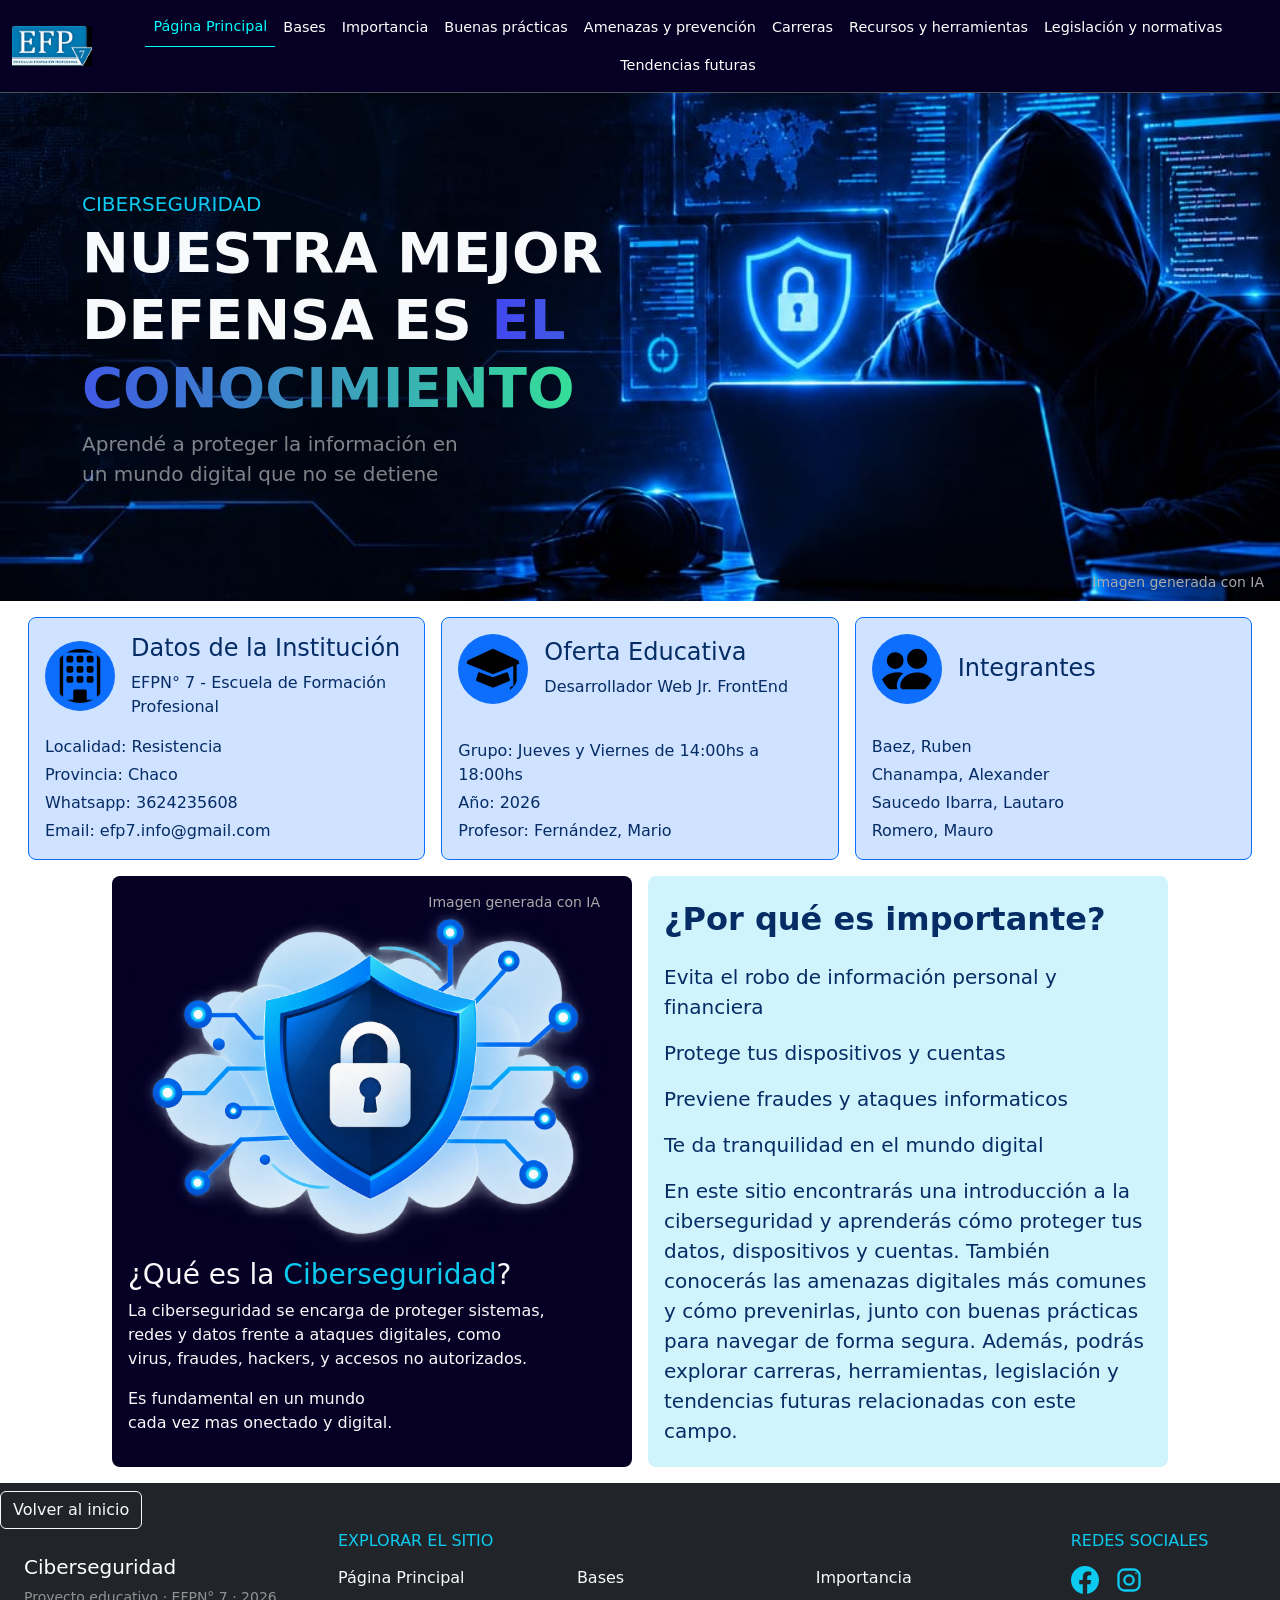
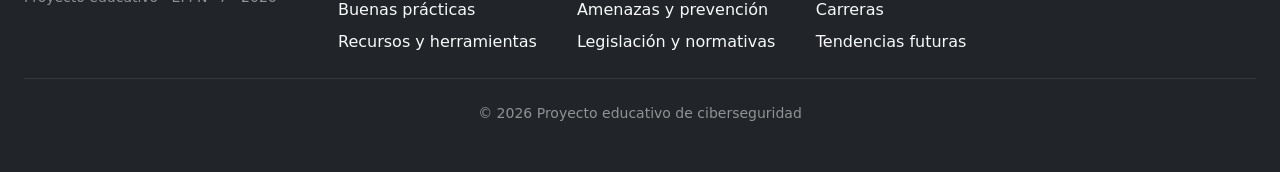
<file: index.html>
<!doctype html>
<html lang="es-AR">
  <head>
    <meta charset="UTF-8" />
    <meta name="viewport" content="width=device-width, initial-scale=1.0" />
    <link rel="shortcut icon" href="multimedia/IconoColegiosinFondo.ico" type="image/x-icon">
    <link rel="stylesheet" href="style.css"/>
    <link
      href="https://cdn.jsdelivr.net/npm/bootstrap@5.3.8/dist/css/bootstrap.min.css"
      rel="stylesheet"
      integrity="sha384-sRIl4kxILFvY47J16cr9ZwB07vP4J8+LH7qKQnuqkuIAvNWLzeN8tE5YBujZqJLB"
      crossorigin="anonymous"
    />
    <title>Ciberseguridad</title>
  </head>
  <body id="inicio" class=".fuente-texto">
    <nav class="navbar navbar-expand-lg border-bottom sticky-top" data-bs-theme="dark">
      <div class="container-fluid">
        <a class="navbar-brand" href="index.html">
          <img src="multimedia/logoColegioFondoOscuro.jpeg" alt="Logo del colegio EFPN° 7" width="80" height="40" />
        </a>
        <button
          class="navbar-toggler"
          type="button"
          data-bs-toggle="collapse"
          data-bs-target="#navbarNav"
          aria-controls="navbarNav"
          aria-expanded="false"
          aria-label="Toggle navigation"
        >
          <span class="navbar-toggler-icon"></span>
        </button>
        <div class="collapse navbar-collapse" id="navbarNav">
          <ul class="navbar-nav flex-wrap align-items-center justify-content-lg-center">
          <li class="nav-item"><a class="nav-link active" aria-current="page" href="index.html">Página Principal</a></li>
          <li class="nav-item"><a class="nav-link" href="ConceptosBasicos/PaginadeConceptosBasicos.html">Bases</a></li>
          <li class="nav-item"><a class="nav-link" href="ImportanciadeCiberseguridad/importancia.html">Importancia</a></li>
          <li class="nav-item"><a class="nav-link" href="BuenasPracticas/PaginadeBuenasPracticas.html">Buenas prácticas</a></li>
          <li class="nav-item"><a class="nav-link" href="AmenazasDiarias/amenazas.html">Amenazas y prevención</a></li>
          <li class="nav-item"><a class="nav-link" href="CarrerasCiberseguridad/carreras.html">Carreras</a></li>
          <li class="nav-item"><a class="nav-link" href="ProyectoEscolar/herramientas.html">Recursos y herramientas</a></li>
          <li class="nav-item"><a class="nav-link" href="LegislacionCiberseguridad/legislacion.html">Legislación y normativas</a></li>
                  <li class="nav-item"><a class="nav-link" href="tendenciasFuturas/TendenciasFuturas.html">Tendencias futuras</a></li>
        </ul>
        </div>
      </div>
    </nav>
    <header class="cabezaPag position-relative">
        <div class="container py-5">
            <div class="row py-4 py-lg-5">
              <div class="col-12 col-lg-8">
                  <span class="text-info text-uppercase fs-5">ciberseguridad</span>
                  <h1 class="text-light text-uppercase display-4 fw-bold">Nuestra mejor defensa es <span class="gradienteT">el conocimiento</span></h1>
                  <p class="lead text-white-50">Aprendé a proteger la información en un mundo digital que no se detiene</p>
              </div>
            </div>
        </div>
        <small class="position-absolute bottom-0 end-0 me-3 mb-2" style="color: #aaa;">Imagen generada con IA</small>
    </header>
    <main class="p-3">
        <div class="container-fluid">
            <div class="row g-3 justify-content-center">
            <div class="col-12 col-md-6 col-xl-4">
                <article class="h-100 d-flex flex-column p-3 rounded-3 bg-primary-subtle border border-primary text-primary-emphasis">
                <div class="d-flex align-items-center gap-3 mb-3">
                    <img src="multimedia/building.svg" alt="icono de edificio" width="70" height="70" class="flex-shrink-0 bg-primary p-2 rounded-circle">
                    <div class="text-start">
                      <h3 class="h4 mb-2">Datos de la Institución</h3>
                      <p class="mb-0">EFPN° 7 - Escuela de Formación Profesional</p>
                    </div>
                </div>
                <div class="d-flex flex-column gap-1 mt-auto">
                    <span>Localidad: Resistencia</span>
                    <span>Provincia: Chaco</span>
                    <span>Whatsapp: 3624235608</span>
                    <span>Email: efp7.info@gmail.com</span>
                </div>
                </article>
            </div>
            <div class="col-12 col-md-6 col-xl-4">
                <article class="h-100 d-flex flex-column p-3 rounded-3 bg-primary-subtle border border-primary text-primary-emphasis">
                <div class="d-flex align-items-center gap-3 mb-3">
                    <img src="multimedia/mortarboard-fill.svg" alt="icono de gorrito" width="70" height="70" class="flex-shrink-0 bg-primary p-2 rounded-circle">
                    <div class="text-start">
                      <h3 class="h4 mb-2">Oferta Educativa</h3>
                      <p class="mb-0">Desarrollador Web Jr. FrontEnd</p>
                    </div>
                </div>
                <div class="d-flex flex-column gap-1 mt-auto">
                    <span>Grupo: Jueves y Viernes de 14:00hs a 18:00hs</span>
                    <span>Año: 2026</span>
                    <span>Profesor: Fernández, Mario</span>
                </div>
                </article>
            </div>
            <div class="col-12 col-md-6 col-xl-4">
                <article class="h-100 d-flex flex-column p-3 rounded-3 bg-primary-subtle border border-primary text-primary-emphasis">
                <div class="d-flex align-items-center gap-3 mb-3">
                    <img src="multimedia/people-fill.svg" alt="icono grupo de personas" width="70" height="70" class="flex-shrink-0 bg-primary p-2 rounded-circle">
                    <h3 class="h4 mb-0">Integrantes</h3>
                </div>
                <div class="d-flex flex-column gap-1 mt-auto">
                    <span>Baez, Ruben</span>
                    <span>Chanampa, Alexander</span>
                    <span>Saucedo Ibarra, Lautaro</span>
                    <span>Romero, Mauro</span>
                </div>
                </article>
            </div>
        </div>
        </div>
        <div class="container-fluid">
            <div class="row mt-3 justify-content-center gap-3">
                <div class="col-lg-5 fondoNeon p-3 text-light d-flex justify-content-end rounded-3 ">
                    <div class=" position-relative">
                        <img src="multimedia/escudoCiberseguridad.png" alt="imagen escudo ciberseguridad" class="img-fluid">
                        <h3 class="">¿Qué es la <span class="text-info">Ciberseguridad</span>?</h3>
                        <p>La ciberseguridad se encarga de proteger sistemas, redes y datos frente a ataques digitales, como virus, fraudes, hackers, y accesos no autorizados.
                        </p>
                        <p>Es fundamental en un mundo cada vez mas onectado y digital.</p>
                        <small class="position-absolute top-0
                        end-0 pt-0 me-3 mb-2" style="color: #aaa;">Imagen generada con IA</small>
                    </div>
                </div>
                <div class="col-lg-5 bg-info-subtle px-3 text-primary-emphasis rounded-3 fs-5">
                    <h3 class="text-primary-emphasis fw-bolder fs-2 my-4">¿Por qué es importante?</h3>
                    <p >Evita el robo de información personal y financiera</p>
                    <p >Protege tus dispositivos y cuentas</p>
                    <p >Previene fraudes y ataques informaticos</p>
                    <p >Te da tranquilidad en el mundo digital</p>
                    <p>En este sitio encontrarás una introducción a la ciberseguridad y aprenderás cómo proteger tus datos, dispositivos y cuentas. También conocerás las amenazas digitales más comunes y cómo prevenirlas, junto con buenas prácticas para navegar de forma segura. Además, podrás explorar carreras, herramientas, legislación y tendencias futuras relacionadas con este campo.</p>
                </div>
            </div>
        </div>
    </main>
    <footer class="position-relative bg-dark text-white-50 py-5">
      <a class="btn btn-outline-light position-absolute top-0 mt-2" href="#inicio">Volver al inicio</a>
      <div class="container-fluid px-4">
        <div class="row g-4">
          <div class="col-12 col-lg-3 mt-5">
            <h2 class="h5 text-white">Ciberseguridad</h2>
            <p class="small mb-0">Proyecto educativo · EFPN° 7 · 2026</p>
          </div>
          <nav class="col-12 col-lg-7" aria-label="Páginas del sitio">
            <h2 class="h6 text-uppercase text-info mb-3">Explorar el sitio</h2>
            <ul class="list-unstyled row row-cols-1 row-cols-sm-2 row-cols-xl-3 g-2 mb-0">
              <li class="col"><a class="link-light link-underline-opacity-0 link-underline-opacity-100-hover" href="index.html" aria-current="page">Página Principal</a></li>
              <li class="col"><a class="link-light link-underline-opacity-0 link-underline-opacity-100-hover" href="ConceptosBasicos/PaginadeConceptosBasicos.html">Bases</a></li>
              <li class="col"><a class="link-light link-underline-opacity-0 link-underline-opacity-100-hover" href="ImportanciadeCiberseguridad/importancia.html">Importancia</a></li>
              <li class="col"><a class="link-light link-underline-opacity-0 link-underline-opacity-100-hover" href="BuenasPracticas/PaginadeBuenasPracticas.html">Buenas prácticas</a></li>
              <li class="col"><a class="link-light link-underline-opacity-0 link-underline-opacity-100-hover" href="AmenazasDiarias/amenazas.html">Amenazas y prevención</a></li>
              <li class="col"><a class="link-light link-underline-opacity-0 link-underline-opacity-100-hover" href="CarrerasCiberseguridad/carreras.html">Carreras</a></li>
              <li class="col"><a class="link-light link-underline-opacity-0 link-underline-opacity-100-hover" href="ProyectoEscolar/herramientas.html">Recursos y herramientas</a></li>
              <li class="col"><a class="link-light link-underline-opacity-0 link-underline-opacity-100-hover" href="LegislacionCiberseguridad/legislacion.html">Legislación y normativas</a></li>
                          <li class="col"><a class="link-light link-underline-opacity-0 link-underline-opacity-100-hover" href="tendenciasFuturas/TendenciasFuturas.html">Tendencias futuras</a></li>
            </ul>
          </nav>
          <div class="col-12 col-lg-2">
            <h2 class="h6 text-uppercase text-info mb-3">Redes sociales</h2>
            <div class="d-flex gap-3">
              <a class="link-info" href="https://www.facebook.com/escfp7/?locale=es_LA" target="_blank" rel="noopener noreferrer" aria-label="Facebook" title="Facebook">
                <svg xmlns="http://www.w3.org/2000/svg" width="28" height="28" fill="currentColor" viewBox="0 0 24 24" aria-hidden="true">
                  <path d="M24 12.073C24 5.405 18.627 0 12 0S0 5.405 0 12.073c0 6.019 4.388 11.018 10.125 11.927v-8.437H7.078v-3.49h3.047V9.41c0-3.025 1.792-4.697 4.533-4.697 1.312 0 2.686.236 2.686.236v2.953h-1.513c-1.49 0-1.956.93-1.956 1.885v2.26h3.328l-.532 3.49h-2.796V24C19.612 23.091 24 18.092 24 12.073Z" />
                </svg>
              </a>
              <a class="link-info" href="https://www.instagram.com/efp7ok/?hl=es" target="_blank" rel="noopener noreferrer" aria-label="Instagram" title="Instagram">
                <svg xmlns="http://www.w3.org/2000/svg" width="28" height="28" fill="none" stroke="currentColor" stroke-width="2" viewBox="0 0 24 24" aria-hidden="true">
                  <rect x="3" y="3" width="18" height="18" rx="5" />
                  <circle cx="12" cy="12" r="4" />
                  <circle cx="18" cy="6" r=".75" fill="currentColor" stroke="none" />
                </svg>
              </a>
            </div>
          </div>
        </div>
        <hr class="border-secondary my-4" />
        <p class="small text-center mb-0">© 2026 Proyecto educativo de ciberseguridad</p>
      </div>
    </footer>

    <script
      src="https://cdn.jsdelivr.net/npm/bootstrap@5.3.8/dist/js/bootstrap.bundle.min.js"
      integrity="sha384-FKyoEForCGlyvwx9Hj09JcYn3nv7wiPVlz7YYwJrWVcXK/BmnVDxM+D2scQbITxI"
      crossorigin="anonymous"
    ></script>
  </body>
</html>
</file>
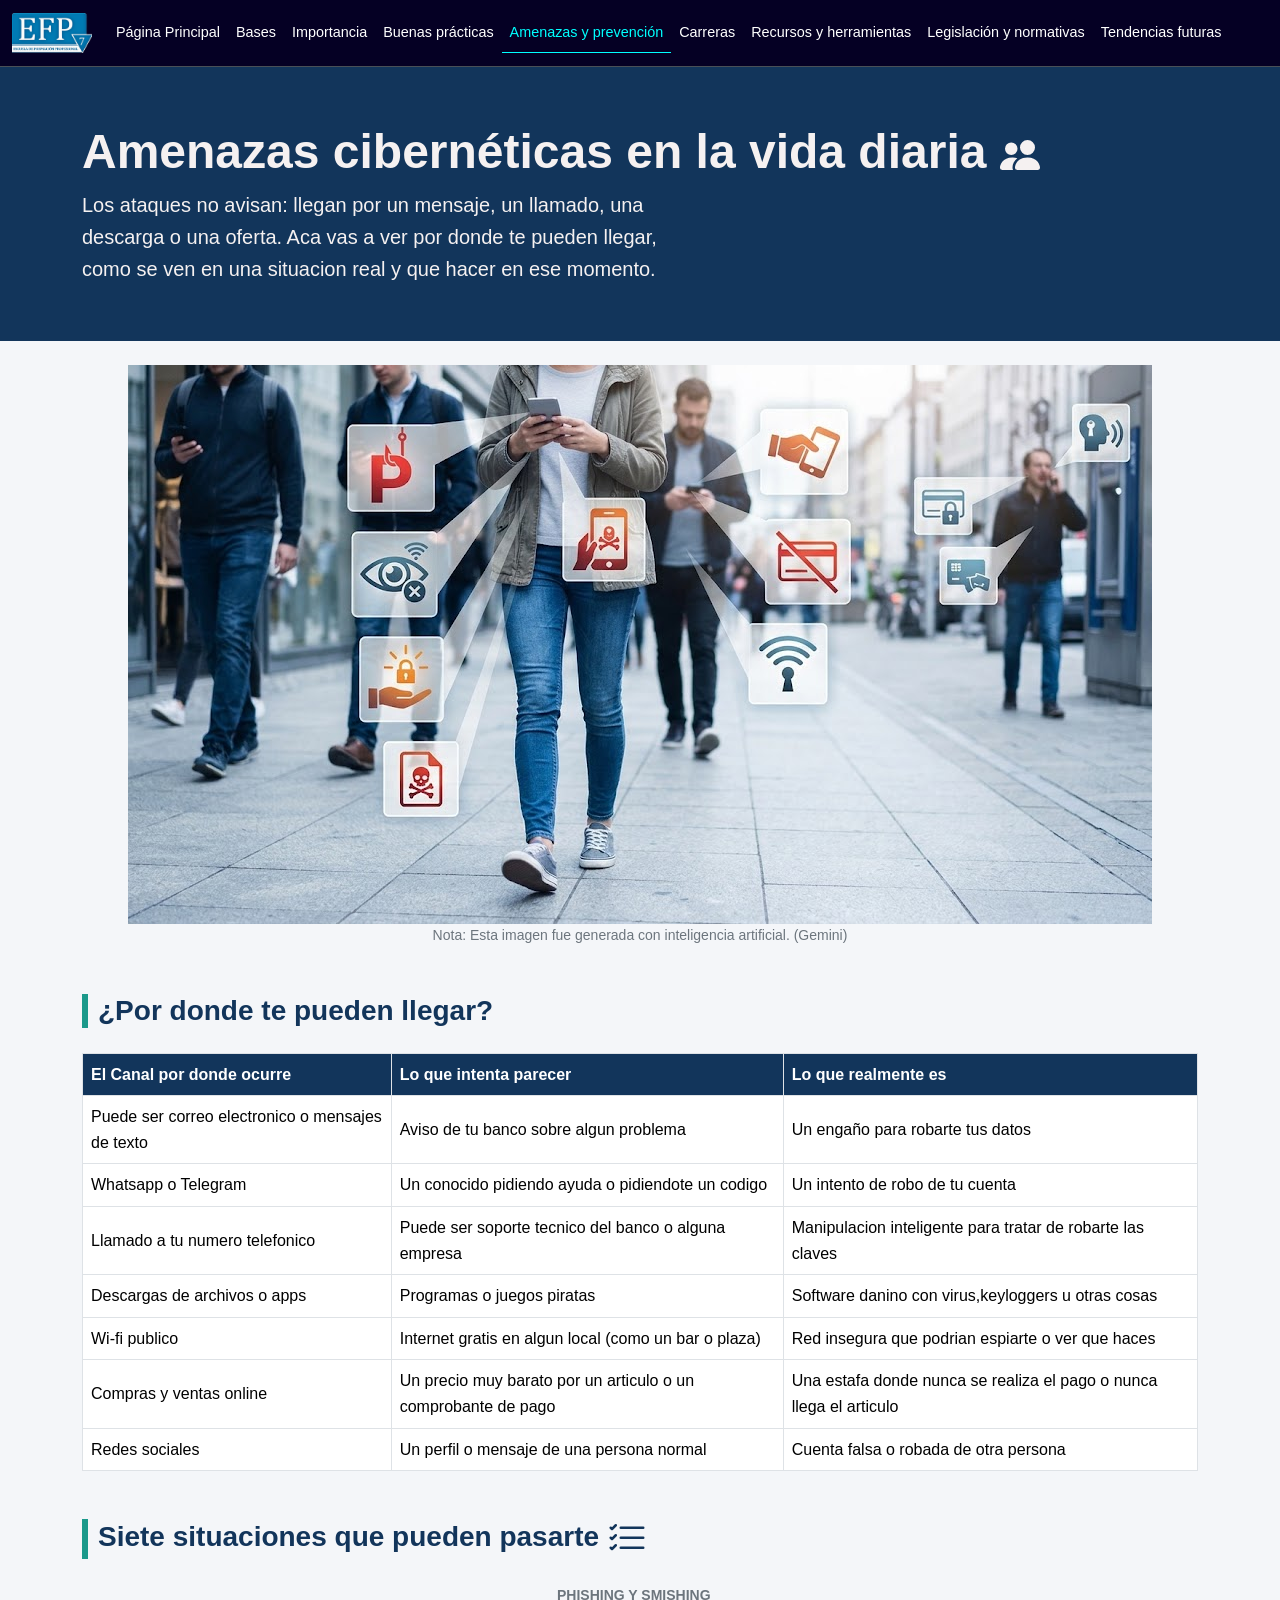
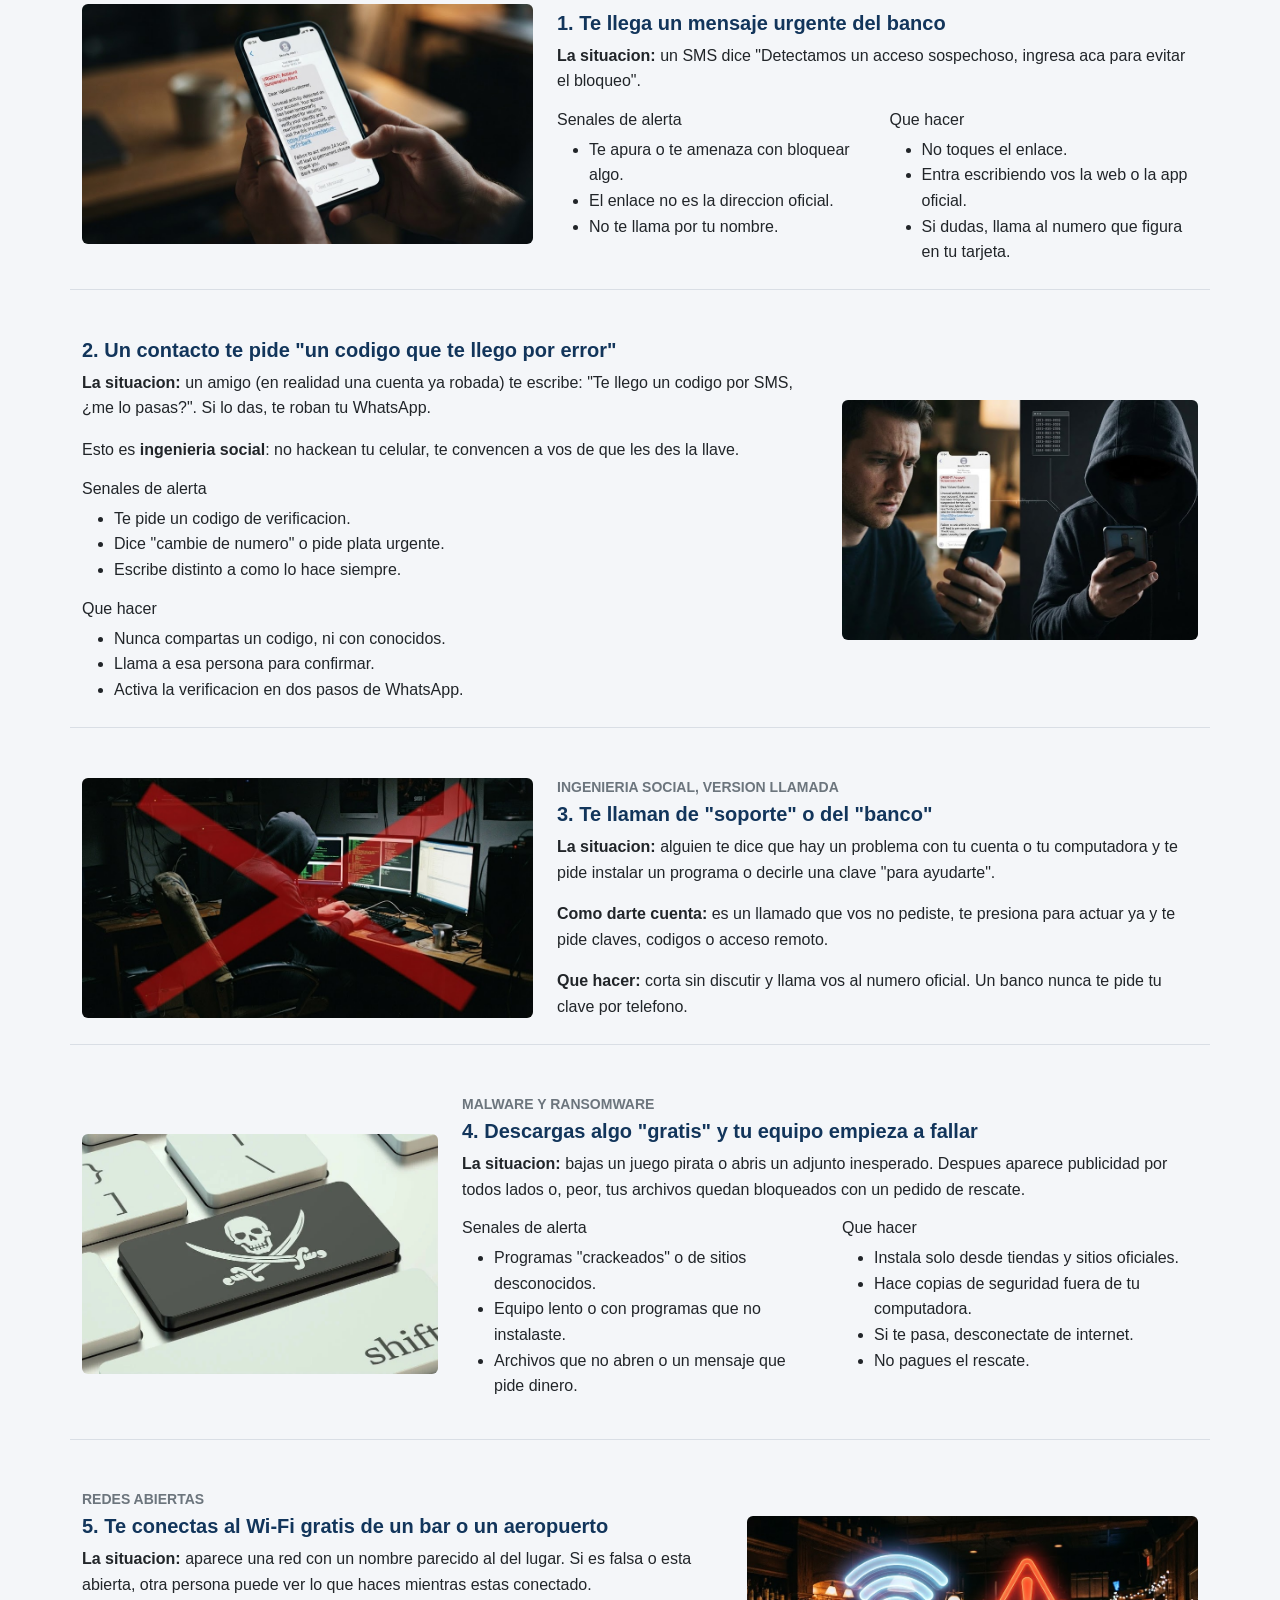
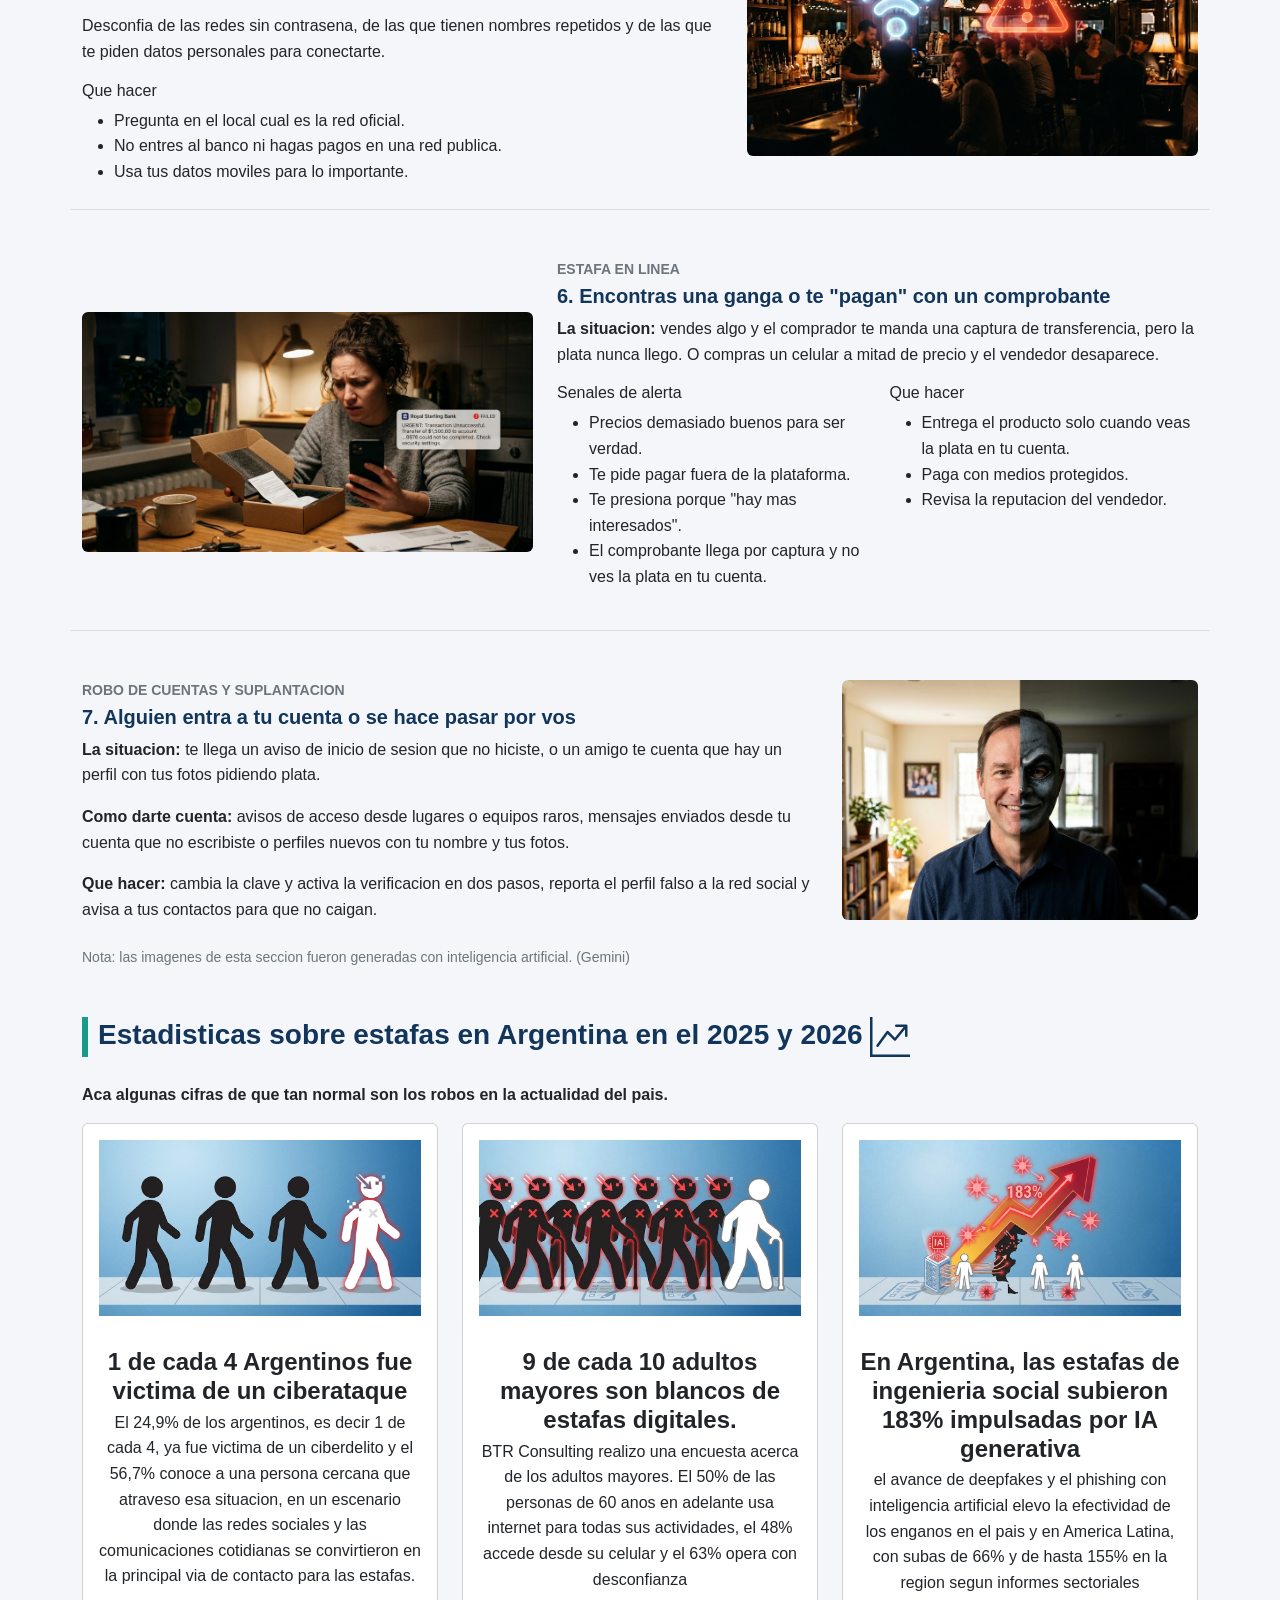
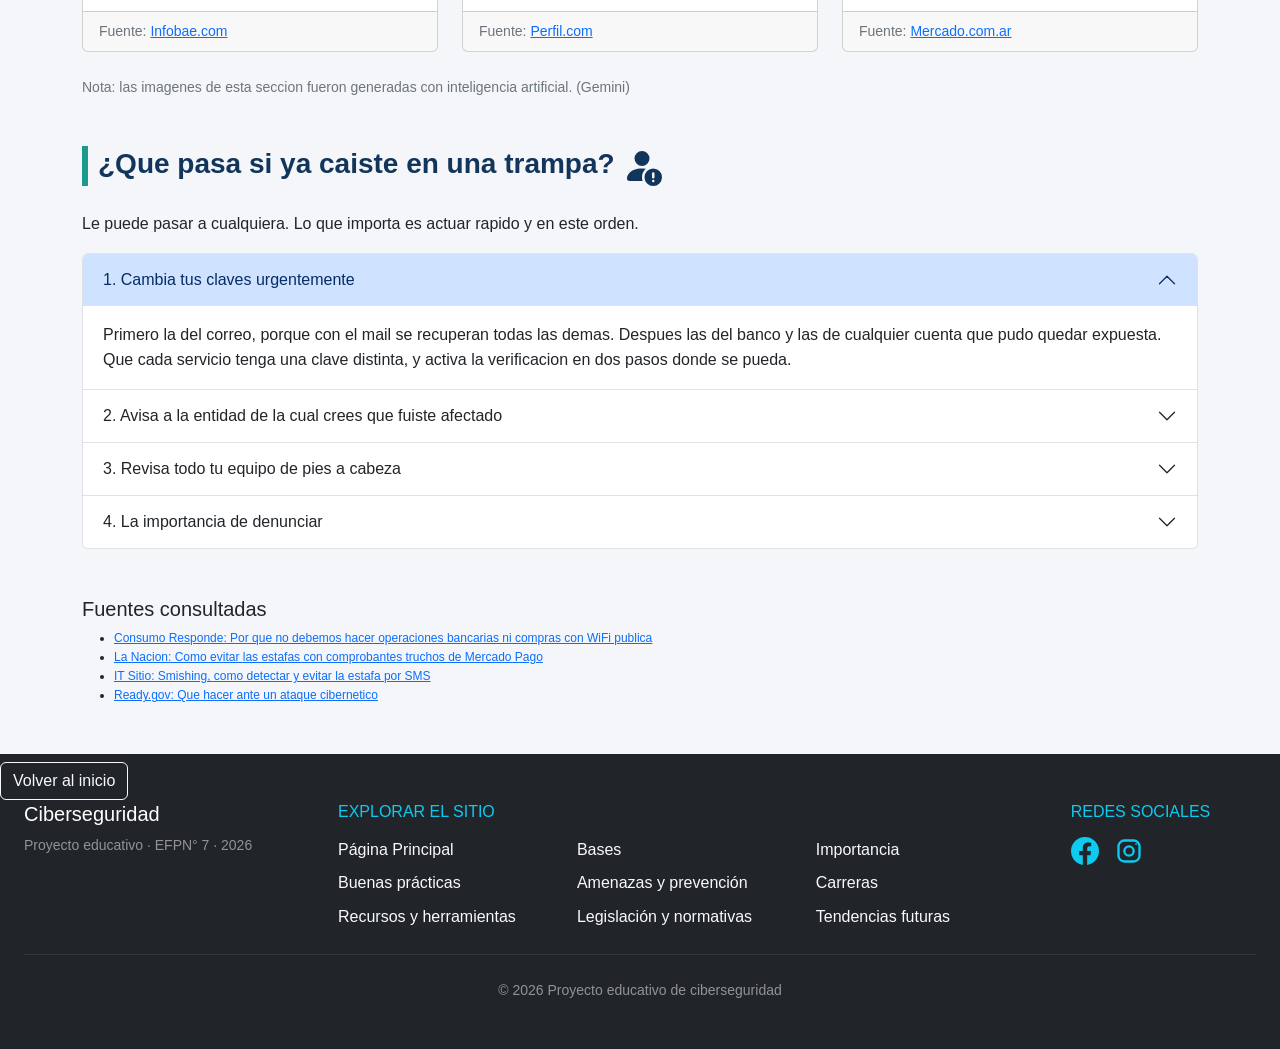
<file: AmenazasDiarias/amenazas.html>
<!DOCTYPE html>
<html lang="es-AR">

<head>
  <meta charset="UTF-8">
  <meta name="viewport" content="width=device-width, initial-scale=1">
  <title>Amenazas ciberneticas en la vida diaria / Ciberseguridad</title>
  <link href="https://cdn.jsdelivr.net/npm/bootstrap@5.3.3/dist/css/bootstrap.min.css" rel="stylesheet">
  <link rel="shortcut icon" href="../multimedia/IconoColegiosinFondo.ico" type="image/x-icon">
  <link rel="stylesheet" href="../style.css">
  <link rel="stylesheet" href="amenazas.css">
</head>

<body id="inicio">


  <nav class="navbar navbar-expand-lg border-bottom sticky-top" data-bs-theme="dark" aria-label="Menu principal">
    <div class="container-fluid">
      <a class="navbar-brand" href="../index.html">
        <img src="Imagenes/EFP7.png" alt="Logo del colegio EFPN° 7" width="80" height="40" />
      </a>
      <button class="navbar-toggler" type="button" data-bs-toggle="collapse" data-bs-target="#navbarNav"
        aria-controls="navbarNav" aria-expanded="false" aria-label="Toggle navigation">
        <span class="navbar-toggler-icon"></span>
      </button>
      <div class="collapse navbar-collapse" id="navbarNav">
        <ul class="navbar-nav flex-wrap align-items-center justify-content-lg-center">
          <li class="nav-item"><a class="nav-link" href="../index.html">Página Principal</a></li>
          <li class="nav-item"><a class="nav-link" href="../ConceptosBasicos/PaginadeConceptosBasicos.html">Bases</a></li>
          <li class="nav-item"><a class="nav-link" href="../ImportanciadeCiberseguridad/importancia.html">Importancia</a></li>
          <li class="nav-item"><a class="nav-link" href="../BuenasPracticas/PaginadeBuenasPracticas.html">Buenas prácticas</a></li>
          <li class="nav-item"><a class="nav-link active" aria-current="page" href="../AmenazasDiarias/amenazas.html">Amenazas y prevención</a></li>
          <li class="nav-item"><a class="nav-link" href="../CarrerasCiberseguridad/carreras.html">Carreras</a></li>
          <li class="nav-item"><a class="nav-link" href="../ProyectoEscolar/herramientas.html">Recursos y herramientas</a></li>
          <li class="nav-item"><a class="nav-link" href="../LegislacionCiberseguridad/legislacion.html">Legislación y normativas</a></li>
                  <li class="nav-item"><a class="nav-link" href="../tendenciasFuturas/TendenciasFuturas.html">Tendencias futuras</a></li>
        </ul>
      </div>
    </div>
  </nav>


  <main>

    <section class="portada">
      <div class="container">
        <h1 class="display-5 fw-bold">Amenazas cibernéticas en la vida diaria <svg xmlns="http://www.w3.org/2000/svg"
            width="40" height="40" fill="currentColor" class="bi bi-people-fill" viewBox="0 0 16 16">
            <path
              d="M7 14s-1 0-1-1 1-4 5-4 5 3 5 4-1 1-1 1zm4-6a3 3 0 1 0 0-6 3 3 0 0 0 0 6m-5.784 6A2.24 2.24 0 0 1 5 13c0-1.355.68-2.75 1.936-3.72A6.3 6.3 0 0 0 5 9c-4 0-5 3-5 4s1 1 1 1zM4.5 8a2.5 2.5 0 1 0 0-5 2.5 2.5 0 0 0 0 5" />
          </svg></h1>
        <p class="destacado mb-0">
          Los ataques no avisan: llegan por un mensaje, un llamado, una descarga o una oferta.
          Aca vas a ver por donde te pueden llegar, como se ven en una situacion real y que hacer en ese momento.
        </p>
      </div>
    </section>

    <img src="Imagenes/ciberseguridad.jpg" alt="Ilustracion sobre ciberseguridad"
      class="img-fluid d-block mx-auto mt-4">
    <p class="small text-secondary text-center">
      Nota: Esta imagen fue generada con inteligencia artificial. (Gemini)
    </p>


    <section class="container my-5">
      <h2 class="titulo h3">¿Por donde te pueden llegar?</h2>
      <div class="table-responsive">
        <table class="table table-bordered align-middle bg-white mb-0">

          <tr class="colordetabla">
            <th>El Canal por donde ocurre</th>
            <th>Lo que intenta parecer</th>
            <th>Lo que realmente es</th>
          </tr>
          <tr>
            <td>Puede ser correo electronico o mensajes de texto</td>
            <td>Aviso de tu banco sobre algun problema</td>
            <td>Un engaño para robarte tus datos</td>
          </tr>
          <tr>
            <td>Whatsapp o Telegram</td>
            <td>Un conocido pidiendo ayuda o pidiendote un codigo</td>
            <td>Un intento de robo de tu cuenta</td>
          </tr>
          <tr>
            <td>Llamado a tu numero telefonico</td>
            <td>Puede ser soporte tecnico del banco o alguna empresa</td>
            <td>Manipulacion inteligente para tratar de robarte las claves</td>
          </tr>
          <tr>
            <td>Descargas de archivos o apps</td>
            <td>Programas o juegos piratas</td>
            <td>Software danino con virus,keyloggers u otras cosas</td>
          </tr>
          <tr>
            <td>Wi-fi publico</td>
            <td>Internet gratis en algun local (como un bar o plaza)</td>
            <td>Red insegura que podrian espiarte o ver que haces</td>
          </tr>
          <tr>
            <td>Compras y ventas online</td>
            <td>Un precio muy barato por un articulo o un comprobante de pago</td>
            <td>Una estafa donde nunca se realiza el pago o nunca llega el articulo</td>
          </tr>
          <tr>
            <td>Redes sociales</td>
            <td>Un perfil o mensaje de una persona normal</td>
            <td>Cuenta falsa o robada de otra persona</td>
          </tr>

        </table>
      </div>
    </section>


    <section class="container my-5">
      <h2 class="titulo h3">Siete situaciones que pueden pasarte <svg xmlns="http://www.w3.org/2000/svg" width="40"
          height="40" fill="currentColor" class="bi bi-list-check" viewBox="0 0 16 16">
          <path fill-rule="evenodd"
            d="M5 11.5a.5.5 0 0 1 .5-.5h9a.5.5 0 0 1 0 1h-9a.5.5 0 0 1-.5-.5m0-4a.5.5 0 0 1 .5-.5h9a.5.5 0 0 1 0 1h-9a.5.5 0 0 1-.5-.5m0-4a.5.5 0 0 1 .5-.5h9a.5.5 0 0 1 0 1h-9a.5.5 0 0 1-.5-.5M3.854 2.146a.5.5 0 0 1 0 .708l-1.5 1.5a.5.5 0 0 1-.708 0l-.5-.5a.5.5 0 1 1 .708-.708L2 3.293l1.146-1.147a.5.5 0 0 1 .708 0m0 4a.5.5 0 0 1 0 .708l-1.5 1.5a.5.5 0 0 1-.708 0l-.5-.5a.5.5 0 1 1 .708-.708L2 7.293l1.146-1.147a.5.5 0 0 1 .708 0m0 4a.5.5 0 0 1 0 .708l-1.5 1.5a.5.5 0 0 1-.708 0l-.5-.5a.5.5 0 0 1 .708-.708l.146.147 1.146-1.147a.5.5 0 0 1 .708 0" />
        </svg></h2>


      <div class="row align-items-center g-4 tarjetita">
        <div class="col-md-5">
          <img src="Imagenes/phishing.jpg" alt="Mensaje falso que imita a un banco" class="img-fluid rounded">
        </div>
        <div class="col-md-7">
          <p class="text-uppercase small fw-semibold text-secondary mb-1 ">Phishing y smishing</p>
          <h3 class="h5 subtitulo fw-semibold">1. Te llega un mensaje urgente del banco</h3>
          <p><strong>La situacion:</strong> un SMS dice "Detectamos un acceso sospechoso, ingresa aca para evitar el
            bloqueo".</p>
          <div class="row">
            <div class="col-sm-6">
              <h4 class="h6">Senales de alerta</h4>
              <ul>
                <li>Te apura o te amenaza con bloquear algo.</li>
                <li>El enlace no es la direccion oficial.</li>
                <li>No te llama por tu nombre.</li>
              </ul>
            </div>
            <div class="col-sm-6">
              <h4 class="h6">Que hacer</h4>
              <ul class="mb-0">
                <li>No toques el enlace.</li>
                <li>Entra escribiendo vos la web o la app oficial.</li>
                <li>Si dudas, llama al numero que figura en tu tarjeta.</li>
              </ul>
            </div>
          </div>
        </div>
      </div>


      <div class="row align-items-center g-4 tarjetita">
        <div class="col-md-8">
          <h3 class="h5 subtitulo fw-semibold">2. Un contacto te pide "un codigo que te llego por error"</h3>
          <p><strong>La situacion:</strong> un amigo (en realidad una cuenta ya robada) te escribe: "Te llego un codigo
            por SMS, ¿me lo pasas?". Si lo das, te roban tu WhatsApp.</p>
          <p>Esto es <strong>ingenieria social</strong>: no hackean tu celular, te convencen a vos de que les des la
            llave.</p>
          <h4 class="h6">Senales de alerta</h4>
          <ul>
            <li>Te pide un codigo de verificacion.</li>
            <li>Dice "cambie de numero" o pide plata urgente.</li>
            <li>Escribe distinto a como lo hace siempre.</li>
          </ul>
          <h4 class="h6">Que hacer</h4>
          <ul class="mb-0">
            <li>Nunca compartas un codigo, ni con conocidos.</li>
            <li>Llama a esa persona para confirmar.</li>
            <li>Activa la verificacion en dos pasos de WhatsApp.</li>
          </ul>
        </div>
        <div class="col-md-4">
          <img src="Imagenes/ingenieriasocial.jpg"
            alt="imagen de chat de whatsApp sospechoso que pide un codigo de seis digitos" class="img-fluid rounded">
        </div>
      </div>


      <div class="row align-items-center g-4 tarjetita">
        <div class="col-md-5">
          <img src="Imagenes/ingenieriasocial2.jpg" alt="Persona recibiendo un llamado de un falso soporte tecnico"
            class="img-fluid rounded">
        </div>
        <div class="col-md-7">
          <p class="text-uppercase small fw-semibold text-secondary mb-1">Ingenieria social, version llamada</p>
          <h3 class="h5 subtitulo fw-semibold">3. Te llaman de "soporte" o del "banco"</h3>
          <p><strong>La situacion:</strong> alguien te dice que hay un problema con tu cuenta o tu computadora y te pide
            instalar un programa o decirle una clave "para ayudarte".</p>
          <p><strong>Como darte cuenta:</strong> es un llamado que vos no pediste, te presiona para actuar ya y te pide
            claves, codigos o acceso remoto.</p>
          <p class="mb-0"><strong>Que hacer:</strong> corta sin discutir y llama vos al numero oficial. Un banco nunca
            te
            pide tu clave por telefono.</p>
        </div>
      </div>


      <div class="row align-items-center g-4 tarjetita">
        <div class="col-md-4">
          <img src="Imagenes/malware.jpg" alt="Descarga de un programa gratis con un archivo sospechoso"
            class="img-fluid rounded">
        </div>
        <div class="col-md-8">
          <p class="text-uppercase small fw-semibold text-secondary mb-1">Malware y ransomware</p>
          <h3 class="h5 subtitulo fw-semibold">4. Descargas algo "gratis" y tu equipo empieza a fallar</h3>
          <p><strong>La situacion:</strong> bajas un juego pirata o abris un adjunto inesperado. Despues aparece
            publicidad por todos lados o, peor, tus archivos quedan bloqueados con un pedido de rescate.</p>
          <div class="row">
            <div class="col-sm-6">
              <h4 class="h6">Senales de alerta</h4>
              <ul>
                <li>Programas "crackeados" o de sitios desconocidos.</li>
                <li>Equipo lento o con programas que no instalaste.</li>
                <li>Archivos que no abren o un mensaje que pide dinero.</li>
              </ul>
            </div>
            <div class="col-sm-6">
              <h4 class="h6">Que hacer</h4>
              <ul class="mb-0">
                <li>Instala solo desde tiendas y sitios oficiales.</li>
                <li>Hace copias de seguridad fuera de tu computadora.</li>
                <li>Si te pasa, desconectate de internet.</li>
                <li>No pagues el rescate.</li>
              </ul>
            </div>
          </div>
        </div>
      </div>


      <div class="row align-items-center g-4 tarjetita">
        <div class="col-md-7">
          <p class="text-uppercase small fw-semibold text-secondary mb-1">Redes abiertas</p>
          <h3 class="h5 subtitulo fw-semibold">5. Te conectas al Wi-Fi gratis de un bar o un aeropuerto</h3>
          <p><strong>La situacion:</strong> aparece una red con un nombre parecido al del lugar. Si es falsa o esta
            abierta, otra persona puede ver lo que haces mientras estas conectado.</p>
          <p>Desconfia de las redes sin contrasena, de las que tienen nombres repetidos y de las que te piden datos
            personales para conectarte.</p>
          <h4 class="h6">Que hacer</h4>
          <ul class="mb-0">
            <li>Pregunta en el local cual es la red oficial.</li>
            <li>No entres al banco ni hagas pagos en una red publica.</li>
            <li>Usa tus datos moviles para lo importante.</li>
          </ul>
        </div>
        <div class="col-md-5">
          <img src="Imagenes/redesabiertas.jpg" alt="Persona usando el celular en una red Wi-Fi publica"
            class="img-fluid rounded">
        </div>
      </div>


      <div class="row align-items-center g-4 tarjetita">
        <div class="col-md-5">
          <img src="Imagenes/estafaenlinea.jpg" alt="Compra en linea con una oferta sospechosa"
            class="img-fluid rounded">
        </div>
        <div class="col-md-7">
          <p class="text-uppercase small fw-semibold text-secondary mb-1">Estafa en linea</p>
          <h3 class="h5 subtitulo fw-semibold">6. Encontras una ganga o te "pagan" con un comprobante</h3>
          <p><strong>La situacion:</strong> vendes algo y el comprador te manda una captura de transferencia, pero la
            plata nunca llego. O compras un celular a mitad de precio y el vendedor desaparece.</p>
          <div class="row">
            <div class="col-sm-6">
              <h4 class="h6">Senales de alerta</h4>
              <ul>
                <li>Precios demasiado buenos para ser verdad.</li>
                <li>Te pide pagar fuera de la plataforma.</li>
                <li>Te presiona porque "hay mas interesados".</li>
                <li>El comprobante llega por captura y no ves la plata en tu cuenta.</li>
              </ul>
            </div>
            <div class="col-sm-6">
              <h4 class="h6">Que hacer</h4>
              <ul class="mb-0">
                <li>Entrega el producto solo cuando veas la plata en tu cuenta.</li>
                <li>Paga con medios protegidos.</li>
                <li>Revisa la reputacion del vendedor.</li>
              </ul>
            </div>
          </div>
        </div>
      </div>


      <div class="row align-items-center g-4 tarjetita">
        <div class="col-md-8">
          <p class="text-uppercase small fw-semibold text-secondary mb-1">Robo de cuentas y suplantacion</p>
          <h3 class="h5 subtitulo fw-semibold">7. Alguien entra a tu cuenta o se hace pasar por vos</h3>
          <p><strong>La situacion:</strong> te llega un aviso de inicio de sesion que no hiciste, o un amigo te cuenta
            que hay un perfil con tus fotos pidiendo plata.</p>
          <p><strong>Como darte cuenta:</strong> avisos de acceso desde lugares o equipos raros, mensajes enviados desde
            tu cuenta que no escribiste o perfiles nuevos con tu nombre y tus fotos.</p>
          <p class="mb-0"><strong>Que hacer:</strong> cambia la clave y activa la verificacion en dos pasos, reporta el
            perfil falso a la red social y avisa a tus contactos para que no caigan.</p>
        </div>
        <div class="col-md-4">
          <img src="Imagenes/suplantacion.jpg" alt="Perfil falso que usa la foto de otra persona"
            class="img-fluid rounded">
        </div>
      </div>

      <p class="small text-secondary mt-4 mb-0">
        Nota: las imagenes de esta seccion fueron generadas con inteligencia artificial. (Gemini)
      </p>

    </section>


    <section class="container my-5">
      <h2 class="titulo h3">Estadisticas sobre estafas en Argentina en el 2025 y 2026 <svg
          xmlns="http://www.w3.org/2000/svg" width="40" height="40" fill="currentColor" class="bi bi-graph-up-arrow"
          viewBox="0 0 16 16">
          <path fill-rule="evenodd"
            d="M0 0h1v15h15v1H0zm10 3.5a.5.5 0 0 1 .5-.5h4a.5.5 0 0 1 .5.5v4a.5.5 0 0 1-1 0V4.9l-3.613 4.417a.5.5 0 0 1-.74.037L7.06 6.767l-3.656 5.027a.5.5 0 0 1-.808-.588l4-5.5a.5.5 0 0 1 .758-.06l2.609 2.61L13.445 4H10.5a.5.5 0 0 1-.5-.5" />
        </svg></h2>
      <p><b> Aca algunas cifras de que tan normal son los robos en la actualidad del pais. </b></p>

      <div class="row g-4">

        <div class="col-md-4">
          <div class="card h-100">
            <img src="Imagenes/1decada4.jpg" alt="porcentaje de estafas en argentina" class="card-img-top p-3">
            <div class="card-body text-center">
              <p class="h4 fw-bold mb-1">1 de cada 4 Argentinos fue victima de un ciberataque</p>
              <p class="mb-0">El 24,9% de los argentinos, es decir 1 de cada 4, ya fue victima de un ciberdelito y el
                56,7% conoce a una persona cercana que atraveso esa situacion, en un escenario donde las redes sociales
                y las comunicaciones cotidianas se convirtieron en la principal via de contacto para las estafas.
              </p>
            </div>
            <div class="card-footer small text-secondary">
              Fuente: <a
                href="https://www.infobae.com/tecno/2026/09/26/1-de-cada-4-argentinos-fue-victima-de-un-ciberataque-las-redes-sociales-son-la-principal-puerta-de-entrada/"
                target="_blank">Infobae.com</a>
            </div>
          </div>
        </div>

        <div class="col-md-4">
          <div class="card h-100">
            <img src="Imagenes/9de10adultosmayores.jpg"
              alt="9 de cada 10 adultos mayores son blancos de estafas digitales" class="card-img-top p-3">
            <div class="card-body text-center">
              <p class="h4 fw-bold mb-1">9 de cada 10 adultos mayores son blancos de estafas digitales.</p>
              <p class="mb-0">BTR Consulting realizo una encuesta acerca de los adultos mayores. El 50% de las personas
                de 60 anos en adelante usa internet para todas sus actividades, el 48% accede desde su celular y el 63%
                opera con desconfianza</p>
            </div>
            <div class="card-footer small text-secondary">
              Fuente: <a
                href="https://www.perfil.com/noticias/sociedad/9-de-cada-10-adultos-mayores-son-blanco-de-estafas-digitales-modof.phtml"
                target="_blank">Perfil.com</a>
            </div>
          </div>
        </div>

        <div class="col-md-4">
          <div class="card h-100">
            <img src="Imagenes/granaumento.jpg" alt="Aumento de estafas de ingenieria social en Argentina"
              class="card-img-top p-3">
            <div class="card-body text-center">
              <p class="h4 fw-bold mb-1">En Argentina, las estafas de ingenieria social subieron 183% impulsadas por IA
                generativa</p>
              <p class="mb-0">el avance de deepfakes y el phishing con inteligencia artificial elevo la efectividad de
                los enganos en el pais y en America Latina, con subas de 66% y de hasta 155% en la region segun informes
                sectoriales</p>
            </div>
            <div class="card-footer small text-secondary">
              Fuente: <a
                href="https://mercado.com.ar/tecnologia/en-argentina-las-estafas-de-ingenieria-social-subieron-183-impulsadas-por-ia-generativa"
                target="_blank">Mercado.com.ar</a>
            </div>
          </div>
        </div>

      </div>

      <p class="small text-secondary mt-4 mb-0">
        Nota: las imagenes de esta seccion fueron generadas con inteligencia artificial. (Gemini)
      </p>
    </section>


    <section class="container my-5">
      <h2 class="titulo h3">¿Que pasa si ya caiste en una trampa? <svg xmlns="http://www.w3.org/2000/svg" width="40"
          height="40" fill="currentColor" class="bi bi-person-fill-exclamation" viewBox="0 0 16 16">
          <path
            d="M11 5a3 3 0 1 1-6 0 3 3 0 0 1 6 0m-9 8c0 1 1 1 1 1h5.256A4.5 4.5 0 0 1 8 12.5a4.5 4.5 0 0 1 1.544-3.393Q8.844 9.002 8 9c-5 0-6 3-6 4" />
          <path
            d="M16 12.5a3.5 3.5 0 1 1-7 0 3.5 3.5 0 0 1 7 0m-3.5-2a.5.5 0 0 0-.5.5v1.5a.5.5 0 0 0 1 0V11a.5.5 0 0 0-.5-.5m0 4a.5.5 0 1 0 0-1 .5.5 0 0 0 0 1" />
        </svg></h2>
      <p>Le puede pasar a cualquiera. Lo que importa es actuar rapido y en este orden.</p>
      <div class="accordion" id="siCai">
        <div class="accordion-item">
          <h3 class="accordion-header">
            <button class="accordion-button" type="button" data-bs-toggle="collapse" data-bs-target="#paso1"
              aria-expanded="true" aria-controls="paso1">
              1. Cambia tus claves urgentemente
            </button>
          </h3>
          <div id="paso1" class="accordion-collapse collapse show" data-bs-parent="#siCai">
            <div class="accordion-body">
              Primero la del correo, porque con el mail se recuperan todas las demas. Despues las del banco y las de
              cualquier cuenta que pudo quedar expuesta. Que cada servicio tenga una clave distinta, y activa la
              verificacion en dos pasos donde se pueda.
            </div>
          </div>
        </div>
        <div class="accordion-item">
          <h3 class="accordion-header">
            <button class="accordion-button collapsed" type="button" data-bs-toggle="collapse" data-bs-target="#paso2"
              aria-expanded="false" aria-controls="paso2">
              2. Avisa a la entidad de la cual crees que fuiste afectado
            </button>
          </h3>
          <div id="paso2" class="accordion-collapse collapse" data-bs-parent="#siCai">
            <div class="accordion-body">
              Llama al banco o al servicio afectado cuanto antes para que bloqueen o protejan tu cuenta. Si tocaron tu
              perfil, avisales a tus contactos: asi no caen con mensajes que parecen tuyos.
            </div>
          </div>
        </div>
        <div class="accordion-item">
          <h3 class="accordion-header">
            <button class="accordion-button collapsed" type="button" data-bs-toggle="collapse" data-bs-target="#paso3"
              aria-expanded="false" aria-controls="paso3">
              3. Revisa todo tu equipo de pies a cabeza
            </button>
          </h3>
          <div id="paso3" class="accordion-collapse collapse" data-bs-parent="#siCai">
            <div class="accordion-body">
              Pasa un antivirus actualizado y fijate si hay programas que no recordas haber instalado. Borra lo
              sospechoso y actualiza el sistema. Hasta que lo revises, no uses esa compu o ese celu para entrar a
              cuentas importantes.
            </div>
          </div>
        </div>
        <div class="accordion-item">
          <h3 class="accordion-header">
            <button class="accordion-button collapsed" type="button" data-bs-toggle="collapse" data-bs-target="#paso4"
              aria-expanded="false" aria-controls="paso4">
              4. La importancia de denunciar
            </button>
          </h3>
          <div id="paso4" class="accordion-collapse collapse" data-bs-parent="#siCai">
            <div class="accordion-body">
              Guarda capturas de pantalla, mensajes, correos y comprobantes, y no borres nada. Con eso hace la denuncia
              ante las autoridades y segui lo que te indique el banco o la plataforma.
            </div>
          </div>
        </div>
      </div>
    </section>



    <div class="container my-5">
      <h2 class="h5">Fuentes consultadas</h2>
      <ul class="mb-0 fuentes">
        <li>
          <a href="https://www.consumoresponde.es/actualidad/noticias/por-que-no-debemos-realizar-operaciones-bancarias-compras-por-internet-conectados-wifi-publicas"
            target="_blank">Consumo Responde: Por que no debemos hacer operaciones bancarias ni compras con WiFi
            publica</a>
        </li>
        <li>
          <a href="https://www.lanacion.com.ar/tecnologia/como-evitar-las-estafas-con-comprobantes-truchos-de-mercado-pago-nid25012024/"
            target="_blank">La Nacion: Como evitar las estafas con comprobantes truchos de Mercado Pago</a>
        </li>
        <li>
          <a href="https://www.itsitio.com/ar/seguridad/smishing-detectar-evitar-estafa-sms/" target="_blank">IT Sitio:
            Smishing, como detectar y evitar la estafa por SMS</a>
        </li>
        <li>
          <a href="https://www.ready.gov/es/ataque-cibernetico" target="_blank">Ready.gov: Que hacer ante un ataque
            cibernetico</a>
        </li>
      </ul>
    </div>
  </main>



  <footer class="bg-dark text-white-50 py-5 position-relative">
    <a class="btn btn-outline-light position-absolute top-0 mt-2" href="#inicio">Volver al inicio</a>
    <div class="container-fluid px-4">
      <div class="row g-4">
        <div class="col-12 col-lg-3">
          <h2 class="h5 text-white">Ciberseguridad</h2>
          <p class="small mb-0">Proyecto educativo · EFPN° 7 · 2026</p>
        </div>
        <nav class="col-12 col-lg-7" aria-label="Páginas del sitio">
          <h2 class="h6 text-uppercase text-info mb-3">Explorar el sitio</h2>
          <ul class="list-unstyled row row-cols-1 row-cols-sm-2 row-cols-xl-3 g-2 mb-0">
              <li class="col"><a class="link-light link-underline-opacity-0 link-underline-opacity-100-hover" href="../index.html">Página Principal</a></li>
              <li class="col"><a class="link-light link-underline-opacity-0 link-underline-opacity-100-hover" href="../ConceptosBasicos/PaginadeConceptosBasicos.html">Bases</a></li>
              <li class="col"><a class="link-light link-underline-opacity-0 link-underline-opacity-100-hover" href="../ImportanciadeCiberseguridad/importancia.html">Importancia</a></li>
              <li class="col"><a class="link-light link-underline-opacity-0 link-underline-opacity-100-hover" href="../BuenasPracticas/PaginadeBuenasPracticas.html">Buenas prácticas</a></li>
              <li class="col"><a class="link-light link-underline-opacity-0 link-underline-opacity-100-hover" href="../AmenazasDiarias/amenazas.html" aria-current="page">Amenazas y prevención</a></li>
              <li class="col"><a class="link-light link-underline-opacity-0 link-underline-opacity-100-hover" href="../CarrerasCiberseguridad/carreras.html">Carreras</a></li>
              <li class="col"><a class="link-light link-underline-opacity-0 link-underline-opacity-100-hover" href="../ProyectoEscolar/herramientas.html">Recursos y herramientas</a></li>
              <li class="col"><a class="link-light link-underline-opacity-0 link-underline-opacity-100-hover" href="../LegislacionCiberseguridad/legislacion.html">Legislación y normativas</a></li>
                          <li class="col"><a class="link-light link-underline-opacity-0 link-underline-opacity-100-hover" href="../tendenciasFuturas/TendenciasFuturas.html">Tendencias futuras</a></li>
            </ul>
        </nav>
        <div class="col-12 col-lg-2">
          <h2 class="h6 text-uppercase text-info mb-3">Redes sociales</h2>
          <div class="d-flex gap-3">
            <a class="link-info" href="https://www.facebook.com/escfp7/?locale=es_LA" target="_blank"
              rel="noopener noreferrer" aria-label="Facebook" title="Facebook">
              <svg xmlns="http://www.w3.org/2000/svg" width="28" height="28" fill="currentColor" viewBox="0 0 24 24"
                aria-hidden="true">
                <path
                  d="M24 12.073C24 5.405 18.627 0 12 0S0 5.405 0 12.073c0 6.019 4.388 11.018 10.125 11.927v-8.437H7.078v-3.49h3.047V9.41c0-3.025 1.792-4.697 4.533-4.697 1.312 0 2.686.236 2.686.236v2.953h-1.513c-1.49 0-1.956.93-1.956 1.885v2.26h3.328l-.532 3.49h-2.796V24C19.612 23.091 24 18.092 24 12.073Z" />
              </svg>
            </a>
            <a class="link-info" href="https://www.instagram.com/efp7ok/?hl=es" target="_blank"
              rel="noopener noreferrer" aria-label="Instagram" title="Instagram">
              <svg xmlns="http://www.w3.org/2000/svg" width="28" height="28" fill="none" stroke="currentColor"
                stroke-width="2" viewBox="0 0 24 24" aria-hidden="true">
                <rect x="3" y="3" width="18" height="18" rx="5" />
                <circle cx="12" cy="12" r="4" />
                <circle cx="18" cy="6" r=".75" fill="currentColor" stroke="none" />
              </svg>
            </a>
          </div>
        </div>
      </div>
      <hr class="border-secondary my-4" />
      <p class="small text-center mb-0">© 2026 Proyecto educativo de ciberseguridad</p>
    </div>
  </footer>

  <script src="https://cdn.jsdelivr.net/npm/bootstrap@5.3.3/dist/js/bootstrap.bundle.min.js"></script>
</body>

</html>
</file>
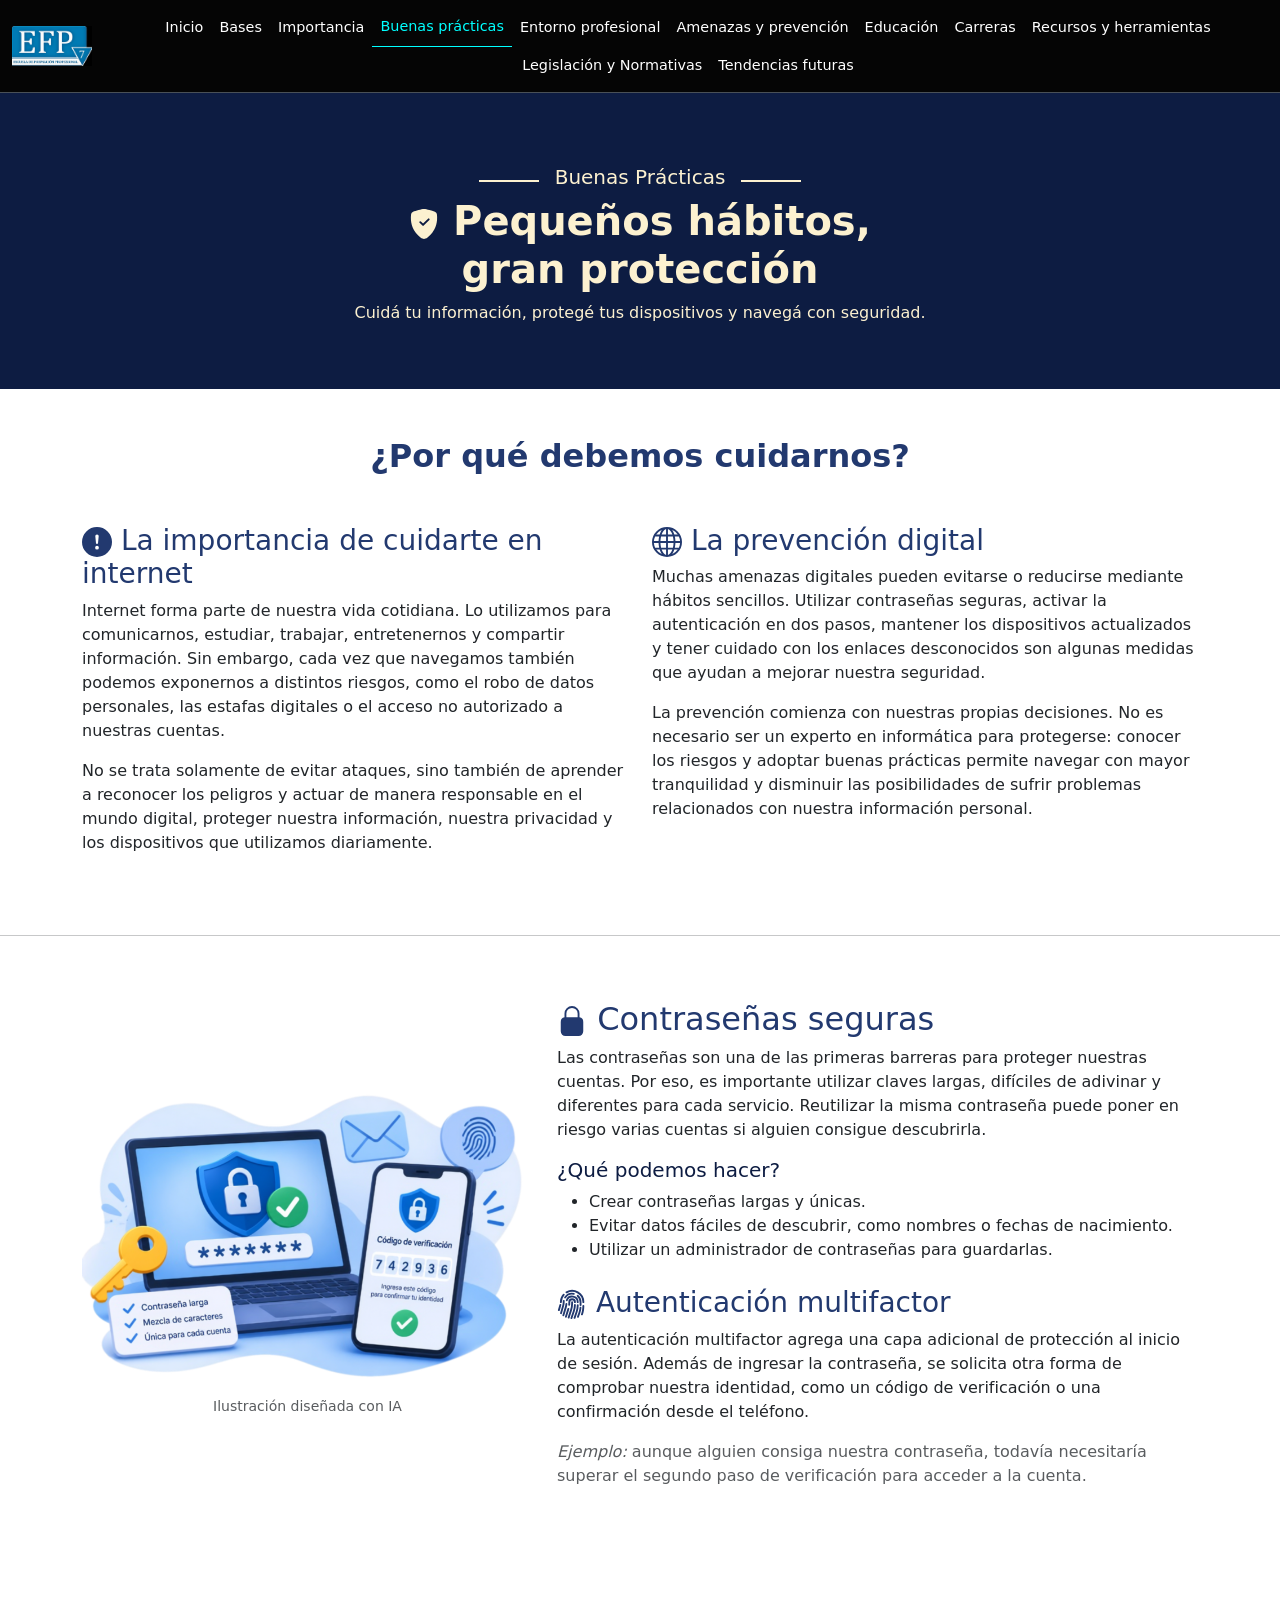
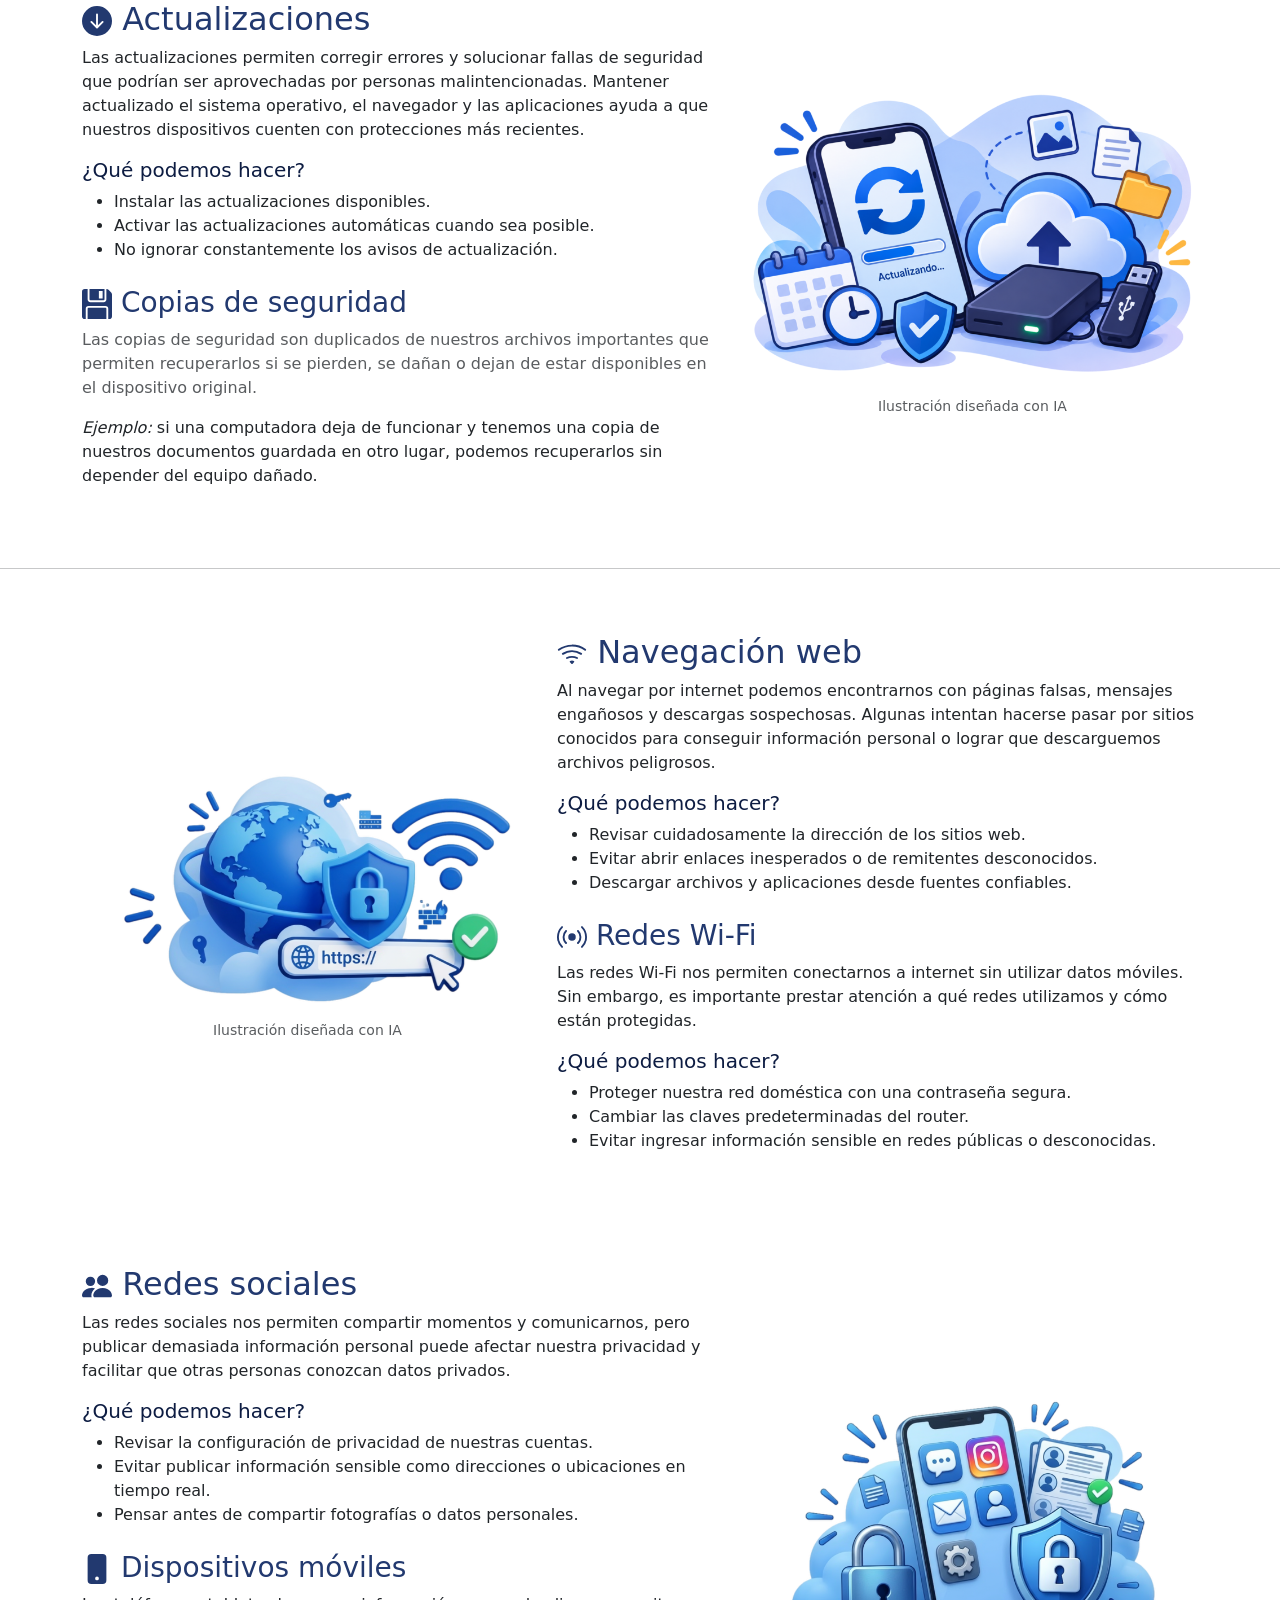
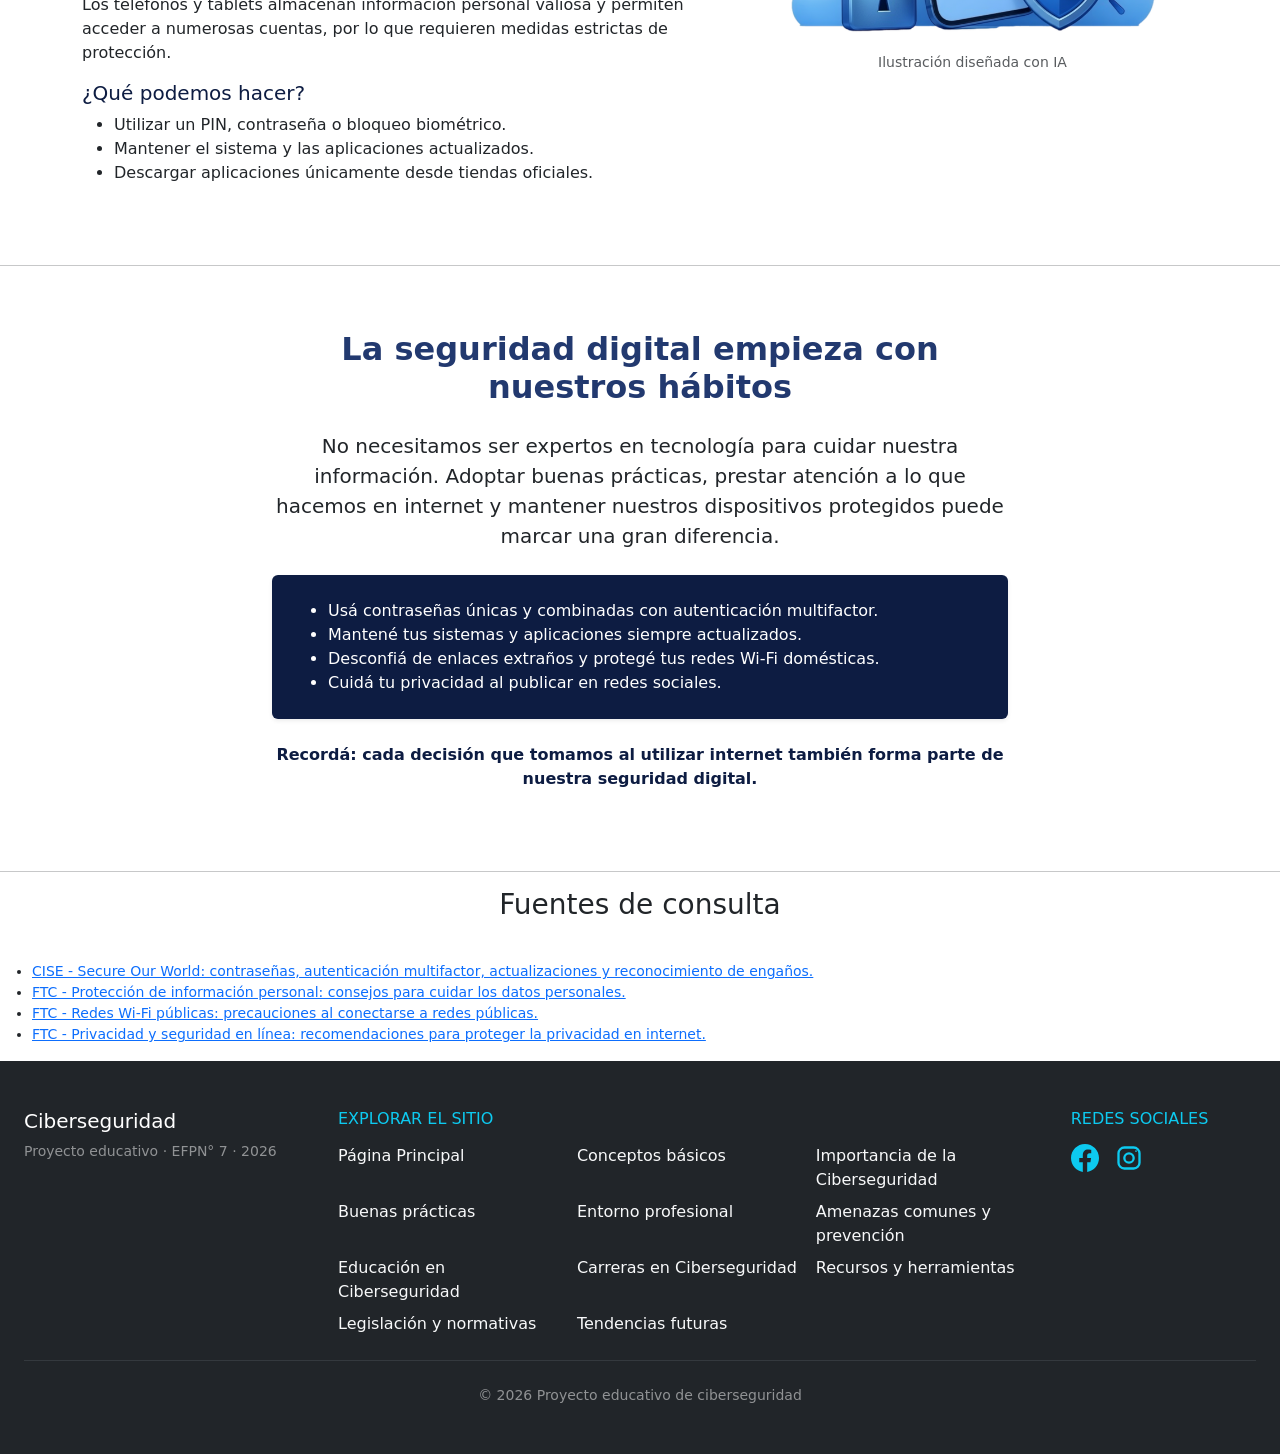
<file: buenas-practicas/buenasPracticas.html>
<!doctype html>
<html lang="es-AR">
  <head>
    <meta charset="UTF-8" />
    <meta name="viewport" content="width=device-width, initial-scale=1.0" />
    <link rel="shortcut icon" href="../multimedia/IconoColegiosinFondo.ico"
      type="image/x-icon" />
    <title>Buenas Prácticas - Ciberseguridad</title>
    <link
      href="https://cdn.jsdelivr.net/npm/bootstrap@5.3.3/dist/css/bootstrap.min.css"
      rel="stylesheet" />
    <link rel="stylesheet" href="../style.css">
    <link rel="stylesheet" href="buenasPracticas.css" />
    <meta name="description"
      content="Trabajo Practico para exhibir en la EXPO 2026">
    <meta name="author"
      content="Desarrollador Web Jr. - Grupo Jueves y Viernes - Docente Mario R. Fernandez">
    <meta name="keywords"
      content="HTML5, CSS3, desarrollo web, efp7, resistencia, expo, educacion tecnica, grupo 2, Frontend">
    <!-- lo siguiente Indica a los rastreadores de los buscadores si deben indexar la página o seguir los enlaces. -->
    <meta name="robots" content="index, follow">
  </head>
  <body>
    <header class="sticky-top">
      <nav
        class="navbar navbar-ciber navbar-expand-lg border-bottom sticky-top"
        data-bs-theme="dark">
        <div class="container-fluid">
          <a class="navbar-brand" href="../index.html">
            <img
              src="../multimedia/logoColegioFondoOscuro.jpeg"
              alt="Logo del colegio EFPN° 7"
              width="80"
              height="40" />
          </a>
          <button
            class="navbar-toggler"
            type="button"
            data-bs-toggle="collapse"
            data-bs-target="#navbarNav"
            aria-controls="navbarNav"
            aria-expanded="false"
            aria-label="Toggle navigation">
            <span class="navbar-toggler-icon"></span>
          </button>
          <div class="collapse navbar-collapse" id="navbarNav">
            <ul
              class="navbar-nav flex-wrap align-items-center justify-content-lg-center">
              <li class="nav-item">
                <a class="nav-link" href="../index.html">Inicio</a>
              </li>
              <li class="nav-item">
                <a
                  class="nav-link"
                  href="../trabajo-de-conceptos-basicos/conceptosBasicos.html">Bases</a>
              </li>
              <li class="nav-item">
                <a
                  class="nav-link"
                  href="../ImportanciadeCiberseguridad/importancia.html">Importancia</a>
              </li>
              <li class="nav-item">
                <a class="nav-link active" aria-current="page" href="#">Buenas
                  prácticas</a>
              </li>
              <li class="nav-item">
                <a class="nav-link" href="#">Entorno profesional</a>
              </li>
              <li class="nav-item">
                <a class="nav-link"
                  href="../AmenazasDiarias/amenazas.html">Amenazas y
                  prevención</a>
              </li>
              <li class="nav-item">
                <a class="nav-link" href="#">Educación</a>
              </li>
              <li class="nav-item">
                <a
                  class="nav-link"
                  href="#">Carreras</a>
              </li>
              <li class="nav-item">
                <a class="nav-link"
                  href="../ProyectoEscolar/herramientas.html">Recursos y
                  herramientas</a>
              </li>
              <li class="nav-item">
                <a
                  class="nav-link"
                  href="../LegislacionCiberseguridad/legislacion.html">Legislación
                  y Normativas</a>
              </li>
              <li class="nav-item">
                <a
                  class="nav-link"
                  href="../tendenciasFuturas/TendenciasFuturas.html">Tendencias
                  futuras</a>
              </li>
            </ul>
          </div>
        </div>
      </nav>
    </header>

    <main class="pt-0">
      <div class="container-fluid colorfondo py-5">
        <div class="centrar">
          <span class="linea mx-3 mt-4"></span>
          <h5 class="mt-4 titulo-p2">Buenas Prácticas</h5>
          <span class="linea mx-3 mt-4"></span>
        </div>
        <div class="centrar text-center">
          <h1 class="titulo-p2 fw-bold">
            <svg
              xmlns="http://www.w3.org/2000/svg"
              width="30"
              height="30"
              fill="currentColor"
              class="bi bi-shield-fill-check"
              viewBox="0 0 16 16">
              <path
                fill-rule="evenodd"
                d="M8 0c-.69 0-1.843.265-2.928.56-1.11.3-2.229.655-2.887.87a1.54 1.54 0 0 0-1.044 1.262c-.596 4.477.787 7.795 2.465 9.99a11.8 11.8 0 0 0 2.517 2.453c.386.273.744.482 1.048.625.28.132.581.24.829.24s.548-.108.829-.24a7 7 0 0 0 1.048-.625 11.8 11.8 0 0 0 2.517-2.453c1.678-2.195 3.061-5.513 2.465-9.99a1.54 1.54 0 0 0-1.044-1.263 63 63 0 0 0-2.887-.87C9.843.266 8.69 0 8 0m2.146 5.146a.5.5 0 0 1 .708.708l-3 3a.5.5 0 0 1-.708 0l-1.5-1.5a.5.5 0 1 1 .708-.708L7.5 7.793z" />
            </svg>
            Pequeños hábitos,<br />
            gran protección
          </h1>
        </div>
        <div class="centrar text-center">
          <p class="titulo-p2">
            Cuidá tu información, protegé tus dispositivos y navegá con
            seguridad.
          </p>
        </div>
      </div>

      <div class="container py-5">
        <h2 class="text-center fw-bold titulo2">¿Por qué debemos cuidarnos?</h2>

        <div class="row mt-4 g-4">
          <div class="col-md-6">
            <h3 class="titulo2">
              <svg
                xmlns="http://www.w3.org/2000/svg"
                width="30"
                height="30"
                fill="currentColor"
                class="bi bi-exclamation-circle-fill"
                viewBox="0 0 16 16">
                <path
                  d="M16 8A8 8 0 1 1 0 8a8 8 0 0 1 16 0M8 4a.905.905 0 0 0-.9.995l.35 3.507a.552.552 0 0 0 1.1 0l.35-3.507A.905.905 0 0 0 8 4m.002 6a1 1 0 1 0 0 2 1 1 0 0 0 0-2" />
              </svg>
              La importancia de cuidarte en internet
            </h3>
            <p class="text-dark">
              Internet forma parte de nuestra vida cotidiana. Lo utilizamos para
              comunicarnos, estudiar, trabajar, entretenernos y compartir
              información. Sin embargo, cada vez que navegamos también podemos
              exponernos a distintos riesgos, como el robo de datos personales,
              las estafas digitales o el acceso no autorizado a nuestras
              cuentas.
            </p>
            <p class="text-dark">
              No se trata solamente de evitar ataques, sino también de aprender
              a reconocer los peligros y actuar de manera responsable en el
              mundo digital, proteger nuestra información, nuestra privacidad y
              los dispositivos que utilizamos diariamente.
            </p>
          </div>

          <div class="col-md-6">
            <h3 class="titulo2">
              <svg
                xmlns="http://www.w3.org/2000/svg"
                width="30"
                height="30"
                fill="currentColor"
                class="bi bi-globe"
                viewBox="0 0 16 16">
                <path
                  d="M0 8a8 8 0 1 1 16 0A8 8 0 0 1 0 8m7.5-6.923c-.67.204-1.335.82-1.887 1.855A8 8 0 0 0 5.145 4H7.5zM4.09 4a9.3 9.3 0 0 1 .64-1.539 7 7 0 0 1 .597-.933A7.03 7.03 0 0 0 2.255 4zm-.582 3.5c.03-.877.138-1.718.312-2.5H1.674a7 7 0 0 0-.656 2.5zM4.847 5a12.5 12.5 0 0 0-.338 2.5H7.5V5zM8.5 5v2.5h2.99a12.5 12.5 0 0 0-.337-2.5zM4.51 8.5a12.5 12.5 0 0 0 .337 2.5H7.5V8.5zm3.99 0V11h2.653c.187-.765.306-1.608.338-2.5zM5.145 12q.208.58.468 1.068c.552 1.035 1.218 1.65 1.887 1.855V12zm.182 2.472a7 7 0 0 1-.597-.933A9.3 9.3 0 0 1 4.09 12H2.255a7 7 0 0 0 3.072 2.472M3.82 11a13.7 13.7 0 0 1-.312-2.5h-2.49c.062.89.291 1.733.656 2.5zm6.853 3.472A7 7 0 0 0 13.745 12H11.91a9.3 9.3 0 0 1-.64 1.539 7 7 0 0 1-.597.933M8.5 12v2.923c.67-.204 1.335-.82 1.887-1.855q.26-.487.468-1.068zm3.68-1h2.146c.365-.767.594-1.61.656-2.5h-2.49a13.7 13.7 0 0 1-.312 2.5m2.802-3.5a7 7 0 0 0-.656-2.5H12.18c.174.782.282 1.623.312 2.5zM11.27 2.461c.247.464.462.98.64 1.539h1.835a7 7 0 0 0-3.072-2.472c.218.284.418.598.597.933M10.855 4a8 8 0 0 0-.468-1.068C9.835 1.897 9.17 1.282 8.5 1.077V4z" />
              </svg>
              La prevención digital
            </h3>
            <p class="text-dark">
              Muchas amenazas digitales pueden evitarse o reducirse mediante
              hábitos sencillos. Utilizar contraseñas seguras, activar la
              autenticación en dos pasos, mantener los dispositivos actualizados
              y tener cuidado con los enlaces desconocidos son algunas medidas
              que ayudan a mejorar nuestra seguridad.
            </p>
            <p class="text-dark">
              La prevención comienza con nuestras propias decisiones. No es
              necesario ser un experto en informática para protegerse: conocer
              los riesgos y adoptar buenas prácticas permite navegar con mayor
              tranquilidad y disminuir las posibilidades de sufrir problemas
              relacionados con nuestra información personal.
            </p>
          </div>
        </div>
      </div>

      <hr />

      <div class="container py-5">
        <div class="row align-items-center g-4">
          <div class="col-md-5 text-center">
            <img
              src="imagentemas1.png"
              class="img-fluid"
              alt="Ilustración de contraseña segura" />
            <figcaption class="figure-caption text-center mt-2">
              Ilustración diseñada con IA
            </figcaption>
          </div>

          <div class="col-md-7">
            <h2 class="titulo2">
              <svg
                xmlns="http://www.w3.org/2000/svg"
                width="30"
                height="30"
                fill="currentColor"
                class="bi bi-lock-fill"
                viewBox="0 0 16 16">
                <path
                  fill-rule="evenodd"
                  d="M8 0a4 4 0 0 1 4 4v2.05a2.5 2.5 0 0 1 2 2.45v5a2.5 2.5 0 0 1-2.5 2.5h-7A2.5 2.5 0 0 1 2 13.5v-5a2.5 2.5 0 0 1 2-2.45V4a4 4 0 0 1 4-4m0 1a3 3 0 0 0-3 3v2h6V4a3 3 0 0 0-3-3" />
              </svg>
              Contraseñas seguras
            </h2>
            <p class="text-dark">
              Las contraseñas son una de las primeras barreras para proteger
              nuestras cuentas. Por eso, es importante utilizar claves largas,
              difíciles de adivinar y diferentes para cada servicio. Reutilizar
              la misma contraseña puede poner en riesgo varias cuentas si
              alguien consigue descubrirla.
            </p>
            <h5 class="titulo3 mt-3">¿Qué podemos hacer?</h5>
            <ul>
              <li>Crear contraseñas largas y únicas.</li>
              <li>
                Evitar datos fáciles de descubrir, como nombres o fechas de
                nacimiento.
              </li>
              <li>Utilizar un administrador de contraseñas para guardarlas.</li>
            </ul>

            <h3 class="mt-4 titulo2">
              <svg
                xmlns="http://www.w3.org/2000/svg"
                width="30"
                height="30"
                fill="currentColor"
                class="bi bi-fingerprint"
                viewBox="0 0 16 16">
                <path
                  d="M8.06 6.5a.5.5 0 0 1 .5.5v.776a11.5 11.5 0 0 1-.552 3.519l-1.331 4.14a.5.5 0 0 1-.952-.305l1.33-4.141a10.5 10.5 0 0 0 .504-3.213V7a.5.5 0 0 1 .5-.5Z" />
                <path
                  d="M6.06 7a2 2 0 1 1 4 0 .5.5 0 1 1-1 0 1 1 0 1 0-2 0v.332q0 .613-.066 1.221A.5.5 0 0 1 6 8.447q.06-.555.06-1.115zm3.509 1a.5.5 0 0 1 .487.513 11.5 11.5 0 0 1-.587 3.339l-1.266 3.8a.5.5 0 0 1-.949-.317l1.267-3.8a10.5 10.5 0 0 0 .535-3.048A.5.5 0 0 1 9.569 8m-3.356 2.115a.5.5 0 0 1 .33.626L5.24 14.939a.5.5 0 1 1-.955-.296l1.303-4.199a.5.5 0 0 1 .625-.329" />
                <path
                  d="M4.759 5.833A3.501 3.501 0 0 1 11.559 7a.5.5 0 0 1-1 0 2.5 2.5 0 0 0-4.857-.833.5.5 0 1 1-.943-.334m.3 1.67a.5.5 0 0 1 .449.546 10.7 10.7 0 0 1-.4 2.031l-1.222 4.072a.5.5 0 1 1-.958-.287L4.15 9.793a9.7 9.7 0 0 0 .363-1.842.5.5 0 0 1 .546-.449Zm6 .647a.5.5 0 0 1 .5.5c0 1.28-.213 2.552-.632 3.762l-1.09 3.145a.5.5 0 0 1-.944-.327l1.089-3.145c.382-1.105.578-2.266.578-3.435a.5.5 0 0 1 .5-.5Z" />
                <path
                  d="M3.902 4.222a5 5 0 0 1 5.202-2.113.5.5 0 0 1-.208.979 4 4 0 0 0-4.163 1.69.5.5 0 0 1-.831-.556m6.72-.955a.5.5 0 0 1 .705-.052A4.99 4.99 0 0 1 13.059 7v1.5a.5.5 0 1 1-1 0V7a3.99 3.99 0 0 0-1.386-3.028.5.5 0 0 1-.051-.705M3.68 5.842a.5.5 0 0 1 .422.568q-.044.289-.044.59c0 .71-.1 1.417-.298 2.1l-1.14 3.923a.5.5 0 1 1-.96-.279L2.8 8.821A6.5 6.5 0 0 0 3.058 7q0-.375.054-.736a.5.5 0 0 1 .568-.422m8.882 3.66a.5.5 0 0 1 .456.54c-.084 1-.298 1.986-.64 2.934l-.744 2.068a.5.5 0 0 1-.941-.338l.745-2.07a10.5 10.5 0 0 0 .584-2.678.5.5 0 0 1 .54-.456" />
                <path
                  d="M4.81 1.37A6.5 6.5 0 0 1 14.56 7a.5.5 0 1 1-1 0 5.5 5.5 0 0 0-8.25-4.765.5.5 0 0 1-.5-.865m-.89 1.257a.5.5 0 0 1 .04.706A5.48 5.48 0 0 0 2.56 7a.5.5 0 0 1-1 0c0-1.664.626-3.184 1.655-4.333a.5.5 0 0 1 .706-.04ZM1.915 8.02a.5.5 0 0 1 .346.616l-.779 2.767a.5.5 0 1 1-.962-.27l.778-2.767a.5.5 0 0 1 .617-.346m12.15.481a.5.5 0 0 1 .49.51c-.03 1.499-.161 3.025-.727 4.533l-.07.187a.5.5 0 0 1-.936-.351l.07-.187c.506-1.35.634-2.74.663-4.202a.5.5 0 0 1 .51-.49" />
              </svg>
              Autenticación multifactor
            </h3>
            <p class="text-dark">
              La autenticación multifactor agrega una capa adicional de
              protección al inicio de sesión. Además de ingresar la contraseña,
              se solicita otra forma de comprobar nuestra identidad, como un
              código de verificación o una confirmación desde el teléfono.
            </p>
            <p class="text-muted">
              <em>Ejemplo:</em> aunque alguien consiga nuestra contraseña,
              todavía necesitaría superar el segundo paso de verificación para
              acceder a la cuenta.
            </p>
          </div>
        </div>
      </div>

      <div class="container py-5">
        <div class="row align-items-center g-4">
          <div class="col-md-7">
            <h2 class="titulo2">
              <svg
                xmlns="http://www.w3.org/2000/svg"
                width="30"
                height="30"
                fill="currentColor"
                class="bi bi-arrow-down-circle-fill"
                viewBox="0 0 16 16">
                <path
                  d="M16 8A8 8 0 1 1 0 8a8 8 0 0 1 16 0M8.5 4.5a.5.5 0 0 0-1 0v5.793L5.354 8.146a.5.5 0 1 0-.708.708l3 3a.5.5 0 0 0 .708 0l3-3a.5.5 0 0 0-.708-.708L8.5 10.293z" />
              </svg>
              Actualizaciones
            </h2>
            <p class="text-dark">
              Las actualizaciones permiten corregir errores y solucionar fallas
              de seguridad que podrían ser aprovechadas por personas
              malintencionadas. Mantener actualizado el sistema operativo, el
              navegador y las aplicaciones ayuda a que nuestros dispositivos
              cuenten con protecciones más recientes.
            </p>
            <h5 class="titulo3 mt-3">¿Qué podemos hacer?</h5>
            <ul>
              <li>Instalar las actualizaciones disponibles.</li>
              <li>
                Activar las actualizaciones automáticas cuando sea posible.
              </li>
              <li>No ignorar constantemente los avisos de actualización.</li>
            </ul>

            <h3 class="mt-4 titulo2">
              <svg
                xmlns="http://www.w3.org/2000/svg"
                width="30"
                height="30"
                fill="currentColor"
                class="bi bi-floppy-fill"
                viewBox="0 0 16 16">
                <path
                  d="M0 1.5A1.5 1.5 0 0 1 1.5 0H3v5.5A1.5 1.5 0 0 0 4.5 7h7A1.5 1.5 0 0 0 13 5.5V0h.086a1.5 1.5 0 0 1 1.06.44l1.415 1.414A1.5 1.5 0 0 1 16 2.914V14.5a1.5 1.5 0 0 1-1.5 1.5H14v-5.5A1.5 1.5 0 0 0 12.5 9h-9A1.5 1.5 0 0 0 2 10.5V16h-.5A1.5 1.5 0 0 1 0 14.5z" />
                <path
                  d="M3 16h10v-5.5a.5.5 0 0 0-.5-.5h-9a.5.5 0 0 0-.5.5zm9-16H4v5.5a.5.5 0 0 0 .5.5h7a.5.5 0 0 0 .5-.5zM9 1h2v4H9z" />
              </svg>
              Copias de seguridad
            </h3>
            <p class="text-muted">
              Las copias de seguridad son duplicados de nuestros archivos
              importantes que permiten recuperarlos si se pierden, se dañan o
              dejan de estar disponibles en el dispositivo original.
            </p>
            <p class="text-dark">
              <em>Ejemplo:</em> si una computadora deja de funcionar y tenemos
              una copia de nuestros documentos guardada en otro lugar, podemos
              recuperarlos sin depender del equipo dañado.
            </p>
          </div>

          <div class="col-md-5 text-center">
            <img
              src="imagentemas2.png"
              class="img-fluid"
              alt="Ilustración de actualizaciones y copias" />
            <figcaption class="figure-caption text-center mt-2">
              Ilustración diseñada con IA
            </figcaption>
          </div>
        </div>
      </div>

      <hr />

      <div class="container py-5">
        <div class="row align-items-center g-4">
          <div class="col-md-5 text-center">
            <img
              src="imagentemas3.png"
              class="img-fluid"
              alt="Ilustración de navegación web" />
            <figcaption class="figure-caption text-center mt-2">
              Ilustración diseñada con IA
            </figcaption>
          </div>

          <div class="col-md-7">
            <h2 class="titulo2">
              <svg
                xmlns="http://www.w3.org/2000/svg"
                width="30"
                height="30"
                fill="currentColor"
                class="bi bi-wifi"
                viewBox="0 0 16 16">
                <path
                  d="M15.384 6.115a.485.485 0 0 0-.047-.736A12.44 12.44 0 0 0 8 3C5.259 3 2.723 3.882.663 5.379a.485.485 0 0 0-.048.736.52.52 0 0 0 .668.05A11.45 11.45 0 0 1 8 4c2.507 0 4.827.802 6.716 2.164.205.148.49.13.668-.049" />
                <path
                  d="M13.229 8.271a.482.482 0 0 0-.063-.745A9.46 9.46 0 0 0 8 6c-1.905 0-3.68.56-5.166 1.526a.48.48 0 0 0-.063.745.525.525 0 0 0 .652.065A8.46 8.46 0 0 1 8 7a8.46 8.46 0 0 1 4.576 1.336c.206.132.48.108.653-.065m-2.183 2.183c.226-.226.185-.605-.1-.75A6.5 6.5 0 0 0 8 9c-1.06 0-2.062.254-2.946.704-.285.145-.326.524-.1.75l.015.015c.16.16.407.19.611.09A5.5 5.5 0 0 1 8 10c.868 0 1.69.201 2.42.56.203.1.45.07.61-.091zM9.06 12.44c.196-.196.198-.52-.04-.66A2 2 0 0 0 8 11.5a2 2 0 0 0-1.02.28c-.238.14-.236.464-.04.66l.706.706a.5.5 0 0 0 .707 0l.707-.707z" />
              </svg>
              Navegación web
            </h2>
            <p class="text-dark">
              Al navegar por internet podemos encontrarnos con páginas falsas,
              mensajes engañosos y descargas sospechosas. Algunas intentan
              hacerse pasar por sitios conocidos para conseguir información
              personal o lograr que descarguemos archivos peligrosos.
            </p>
            <h5 class="titulo3 mt-3">¿Qué podemos hacer?</h5>
            <ul>
              <li>Revisar cuidadosamente la dirección de los sitios web.</li>
              <li>
                Evitar abrir enlaces inesperados o de remitentes desconocidos.
              </li>
              <li>
                Descargar archivos y aplicaciones desde fuentes confiables.
              </li>
            </ul>

            <h3 class="mt-4 titulo2">
              <svg
                xmlns="http://www.w3.org/2000/svg"
                width="30"
                height="30"
                fill="currentColor"
                class="bi bi-broadcast"
                viewBox="0 0 16 16">
                <path
                  d="M3.05 3.05a7 7 0 0 0 0 9.9.5.5 0 0 1-.707.707 8 8 0 0 1 0-11.314.5.5 0 0 1 .707.707m2.122 2.122a4 4 0 0 0 0 5.656.5.5 0 1 1-.708.708 5 5 0 0 1 0-7.072.5.5 0 0 1 .708.708m5.656-.708a.5.5 0 0 1 .708 0 5 5 0 0 1 0 7.072.5.5 0 1 1-.708-.708 4 4 0 0 0 0-5.656.5.5 0 0 1 0-.708m2.122-2.12a.5.5 0 0 1 .707 0 8 8 0 0 1 0 11.313.5.5 0 0 1-.707-.707 7 7 0 0 0 0-9.9.5.5 0 0 1 0-.707zM10 8a2 2 0 1 1-4 0 2 2 0 0 1 4 0" />
              </svg>
              Redes Wi-Fi
            </h3>
            <p class="text-dark">
              Las redes Wi-Fi nos permiten conectarnos a internet sin utilizar
              datos móviles. Sin embargo, es importante prestar atención a qué
              redes utilizamos y cómo están protegidas.
            </p>
            <h5 class="titulo3 mt-3">¿Qué podemos hacer?</h5>
            <ul>
              <li>Proteger nuestra red doméstica con una contraseña segura.</li>
              <li>Cambiar las claves predeterminadas del router.</li>
              <li>
                Evitar ingresar información sensible en redes públicas o
                desconocidas.
              </li>
            </ul>
          </div>
        </div>
      </div>

      <div class="container py-5">
        <div class="row align-items-center g-4">
          <div class="col-md-7">
            <h2 class="titulo2">
              <svg
                xmlns="http://www.w3.org/2000/svg"
                width="30"
                height="30"
                fill="currentColor"
                class="bi bi-people-fill"
                viewBox="0 0 16 16">
                <path
                  d="M7 14s-1 0-1-1 1-4 5-4 5 3 5 4-1 1-1 1zm4-6a3 3 0 1 0 0-6 3 3 0 0 0 0 6m-5.784 6A2.24 2.24 0 0 1 5 13c0-1.355.68-2.75 1.936-3.72A6.3 6.3 0 0 0 5 9c-4 0-5 3-5 4s1 1 1 1zM4.5 8a2.5 2.5 0 1 0 0-5 2.5 2.5 0 0 0 0 5" />
              </svg>
              Redes sociales
            </h2>
            <p class="text-dark">
              Las redes sociales nos permiten compartir momentos y comunicarnos,
              pero publicar demasiada información personal puede afectar nuestra
              privacidad y facilitar que otras personas conozcan datos privados.
            </p>
            <h5 class="titulo3 mt-3">¿Qué podemos hacer?</h5>
            <ul>
              <li>
                Revisar la configuración de privacidad de nuestras cuentas.
              </li>
              <li>
                Evitar publicar información sensible como direcciones o
                ubicaciones en tiempo real.
              </li>
              <li>Pensar antes de compartir fotografías o datos personales.</li>
            </ul>

            <h3 class="mt-4 titulo2">
              <svg
                xmlns="http://www.w3.org/2000/svg"
                width="30"
                height="30"
                fill="currentColor"
                class="bi bi-phone-fill"
                viewBox="0 0 16 16">
                <path
                  d="M3 2a2 2 0 0 1 2-2h6a2 2 0 0 1 2 2v12a2 2 0 0 1-2 2H5a2 2 0 0 1-2-2zm6 11a1 1 0 1 0-2 0 1 1 0 0 0 2 0" />
              </svg>
              Dispositivos móviles
            </h3>
            <p class="text-dark">
              Los teléfonos y tablets almacenan información personal valiosa y
              permiten acceder a numerosas cuentas, por lo que requieren medidas
              estrictas de protección.
            </p>
            <h5 class="titulo3 mt-3">¿Qué podemos hacer?</h5>
            <ul>
              <li>Utilizar un PIN, contraseña o bloqueo biométrico.</li>
              <li>Mantener el sistema y las aplicaciones actualizados.</li>
              <li>
                Descargar aplicaciones únicamente desde tiendas oficiales.
              </li>
            </ul>
          </div>

          <div class="col-md-5 text-center">
            <img
              src="imagentemas4.png"
              class="img-fluid"
              alt="Ilustración de dispositivos móviles" />
            <figcaption class="figure-caption text-center mt-2">
              Ilustración diseñada con IA
            </figcaption>
          </div>
        </div>
      </div>

      <hr />

      <div class="container py-5">
        <div class="row justify-content-center text-center">
          <div class="col-lg-8">
            <h2 class="fw-bold mb-4 titulo2">
              La seguridad digital empieza con nuestros hábitos
            </h2>
            <p class="text-dark fs-5 mb-4">
              No necesitamos ser expertos en tecnología para cuidar nuestra
              información. Adoptar buenas prácticas, prestar atención a lo que
              hacemos en internet y mantener nuestros dispositivos protegidos
              puede marcar una gran diferencia.
            </p>

            <div class="card colorfondo border-0 shadow-sm p-4 text-start mb-4">
              <ul class="mb-0">
                <li>
                  Usá contraseñas únicas y combinadas con autenticación
                  multifactor.
                </li>
                <li>
                  Mantené tus sistemas y aplicaciones siempre actualizados.
                </li>
                <li>
                  Desconfiá de enlaces extraños y protegé tus redes Wi-Fi
                  domésticas.
                </li>
                <li>Cuidá tu privacidad al publicar en redes sociales.</li>
              </ul>
            </div>

            <p class="titulo3 fw-semibold mt-3">
              Recordá: cada decisión que tomamos al utilizar internet también
              forma parte de nuestra seguridad digital.
            </p>
          </div>
        </div>
      </div>
    </main>

    <hr>

    <h3 class="text-center pb-3">Fuentes de consulta</h3>
    <ul class="mt-4 small">
      <li><a href="https://www.cisa.gov/topics/cybersecurity-best-practices "
          target="_blank">CISE - Secure Our World: contraseñas, autenticación
          multifactor, actualizaciones y reconocimiento de engaños.</a></li>
      <li><a
          href="https://consumidor.ftc.gov/articulos/proteja-su-informacion-personal-contra-los-piratas-informaticos-y-estafadores"
          target="_blank">FTC - Protección de información personal: consejos
          para cuidar los datos personales.</a></li>
      <li><a href target="_blank">FTC - Redes Wi-Fi públicas: precauciones al
          conectarse a redes públicas.</a></li>
      <li><a href target="_blank">FTC - Privacidad y seguridad en línea:
          recomendaciones para proteger la privacidad en internet.</a></li>

    </ul>

    <footer class="bg-dark text-white-50 py-5">
      <div class="container-fluid px-4">
        <div class="row g-4">
          <div class="col-12 col-lg-3">
            <h2 class="h5 text-white">Ciberseguridad</h2>
            <p class="small mb-0">Proyecto educativo · EFPN° 7 · 2026</p>
          </div>
          <nav class="col-12 col-lg-7" aria-label="Páginas del sitio">
            <h2 class="h6 text-uppercase text-info mb-3">Explorar el sitio</h2>
            <ul
              class="list-unstyled row row-cols-1 row-cols-sm-2 row-cols-xl-3 g-2 mb-0">
              <li class="col">
                <a
                  class="link-light link-underline-opacity-0 link-underline-opacity-100-hover"
                  href="../index.html">Página Principal</a>
              </li>
              <li class="col">
                <a
                  class="link-light link-underline-opacity-0 link-underline-opacity-100-hover"
                  href="../trabajo-de-conceptos-basicos/conceptosBasicos.html">Conceptos
                  básicos</a>
              </li>
              <li class="col">
                <a
                  class="link-light link-underline-opacity-0 link-underline-opacity-100-hover"
                  href="../ImportanciadeCiberseguridad/importancia.html">Importancia
                  de la Ciberseguridad</a>
              </li>
              <li class="col">
                <a
                  class="link-light link-underline-opacity-0 link-underline-opacity-100-hover"
                  href="buenasPracticas.html">Buenas prácticas</a>
              </li>
              <li class="col">
                <a
                  class="link-light link-underline-opacity-0 link-underline-opacity-100-hover"
                  href="#">Entorno profesional</a>
              </li>
              <li class="col">
                <a
                  class="link-light link-underline-opacity-0 link-underline-opacity-100-hover"
                  href="../AmenazasDiarias/amenazas.html">Amenazas comunes y
                  prevención</a>
              </li>
              <li class="col">
                <a
                  class="link-light link-underline-opacity-0 link-underline-opacity-100-hover"
                  href="#">Educación en Ciberseguridad</a>
              </li>
              <li class="col">
                <a
                  class="link-light link-underline-opacity-0 link-underline-opacity-100-hover"
                  href="../CarrerasCiberseguridad/carreras.html">Carreras en
                  Ciberseguridad</a>
              </li>
              <li class="col">
                <a
                  class="link-light link-underline-opacity-0 link-underline-opacity-100-hover"
                  href="../ProyectoEscolar/herramientas.html">Recursos y
                  herramientas</a>
              </li>
              <li class="col">
                <a
                  class="link-light link-underline-opacity-0 link-underline-opacity-100-hover"
                  href="../LegislacionCiberseguridad/legislacion.html"
                  aria-current="page">Legislación y normativas</a>
              </li>
              <li class="col">
                <a
                  class="link-light link-underline-opacity-0 link-underline-opacity-100-hover"
                  href="../tendenciasFuturas/TendenciasFuturas.html">Tendencias
                  futuras</a>
              </li>
            </ul>
          </nav>
          <div class="col-12 col-lg-2">
            <h2 class="h6 text-uppercase text-info mb-3">Redes sociales</h2>
            <div class="d-flex gap-3">
              <a
                class="link-info"
                href="https://www.facebook.com/escfp7/?locale=es_LA"
                target="_blank"
                rel="noopener noreferrer"
                aria-label="Facebook"
                title="Facebook">
                <svg
                  xmlns="http://www.w3.org/2000/svg"
                  width="28"
                  height="28"
                  fill="currentColor"
                  viewBox="0 0 24 24"
                  aria-hidden="true">
                  <path
                    d="M24 12.073C24 5.405 18.627 0 12 0S0 5.405 0 12.073c0 6.019 4.388 11.018 10.125 11.927v-8.437H7.078v-3.49h3.047V9.41c0-3.025 1.792-4.697 4.533-4.697 1.312 0 2.686.236 2.686.236v2.953h-1.513c-1.49 0-1.956.93-1.956 1.885v2.26h3.328l-.532 3.49h-2.796V24C19.612 23.091 24 18.092 24 12.073Z" />
                </svg>
              </a>
              <a
                class="link-info"
                href="https://www.instagram.com/efp7ok/?hl=es"
                target="_blank"
                rel="noopener noreferrer"
                aria-label="Instagram"
                title="Instagram">
                <svg
                  xmlns="http://www.w3.org/2000/svg"
                  width="28"
                  height="28"
                  fill="none"
                  stroke="currentColor"
                  stroke-width="2"
                  viewBox="0 0 24 24"
                  aria-hidden="true">
                  <rect x="3" y="3" width="18" height="18" rx="5" />
                  <circle cx="12" cy="12" r="4" />
                  <circle
                    cx="18"
                    cy="6"
                    r=".75"
                    fill="currentColor"
                    stroke="none" />
                </svg>
              </a>
            </div>
          </div>
        </div>
        <hr class="border-secondary my-4" />
        <p class="small text-center mb-0">
          © 2026 Proyecto educativo de ciberseguridad
        </p>
      </div>
    </footer>

    <script
      src="https://cdn.jsdelivr.net/npm/bootstrap@5.3.3/dist/js/bootstrap.bundle.min.js"></script>
  </body>
</html>
</file>
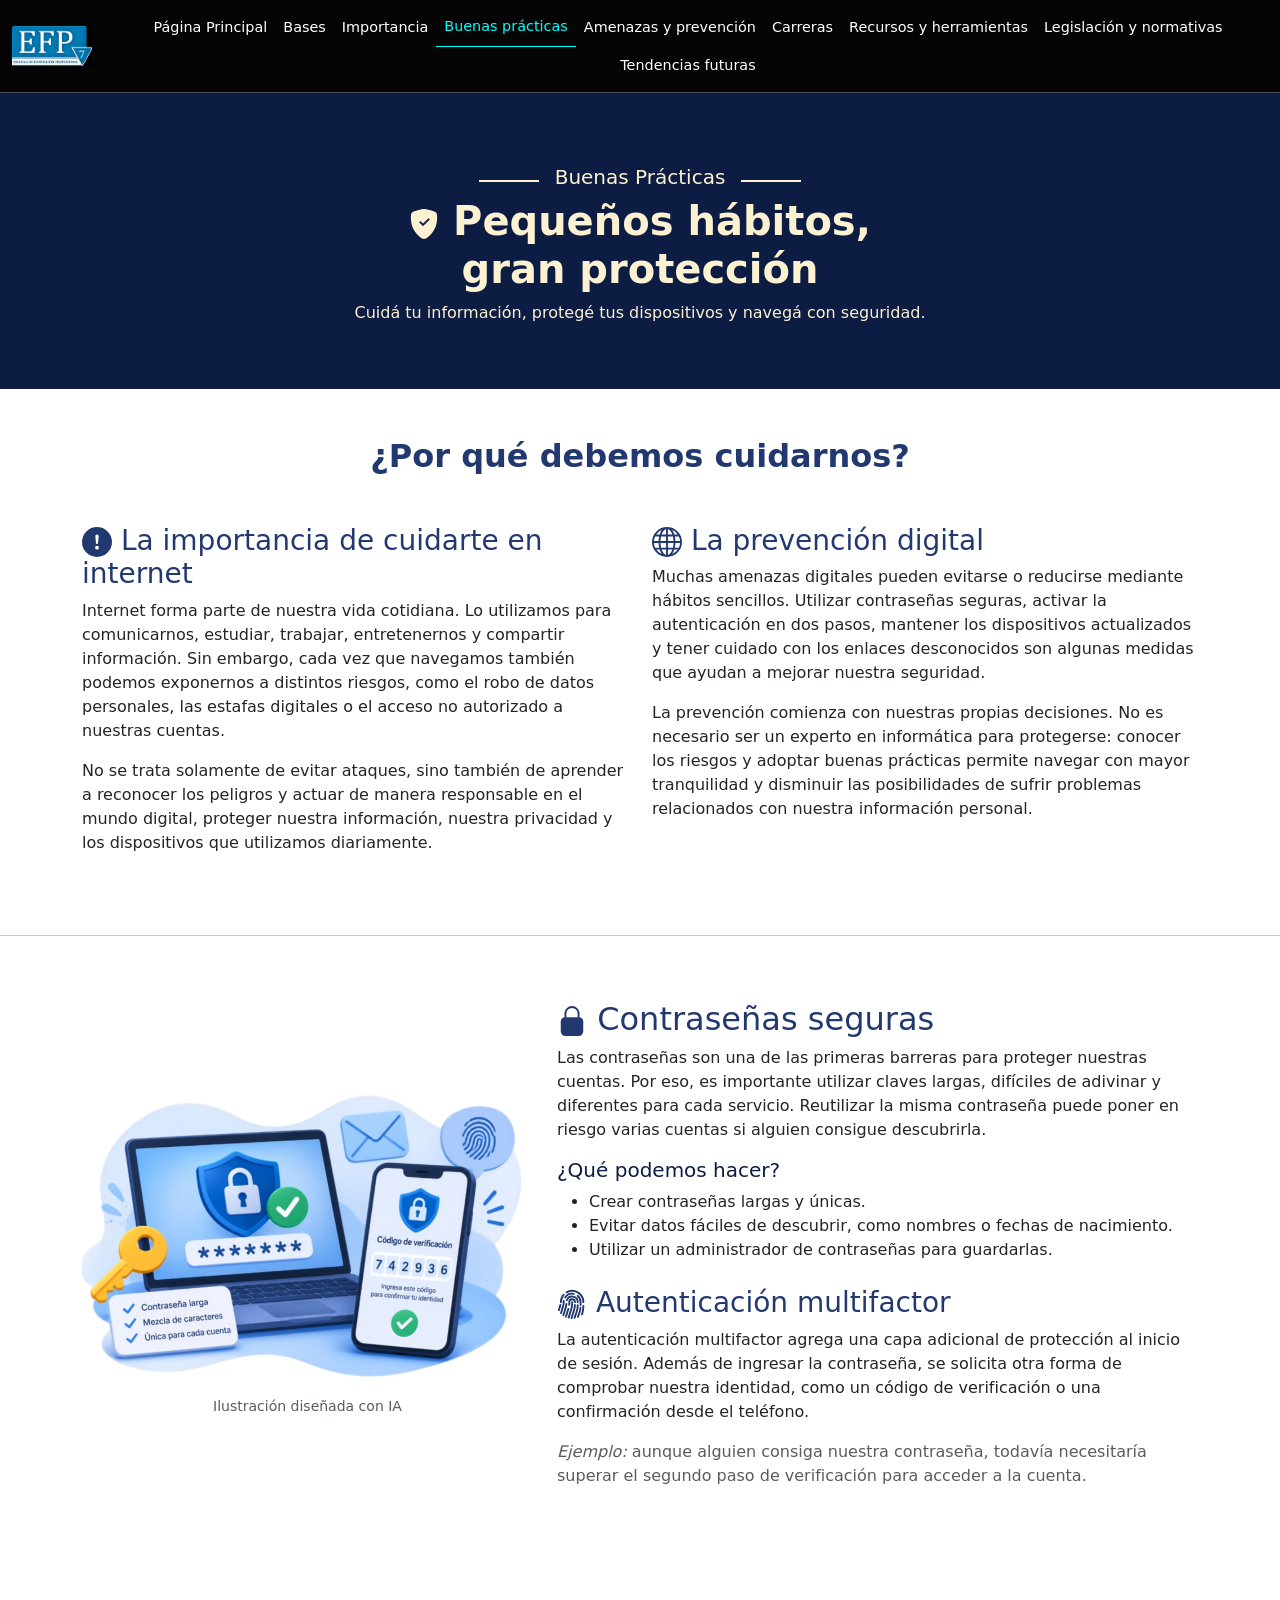
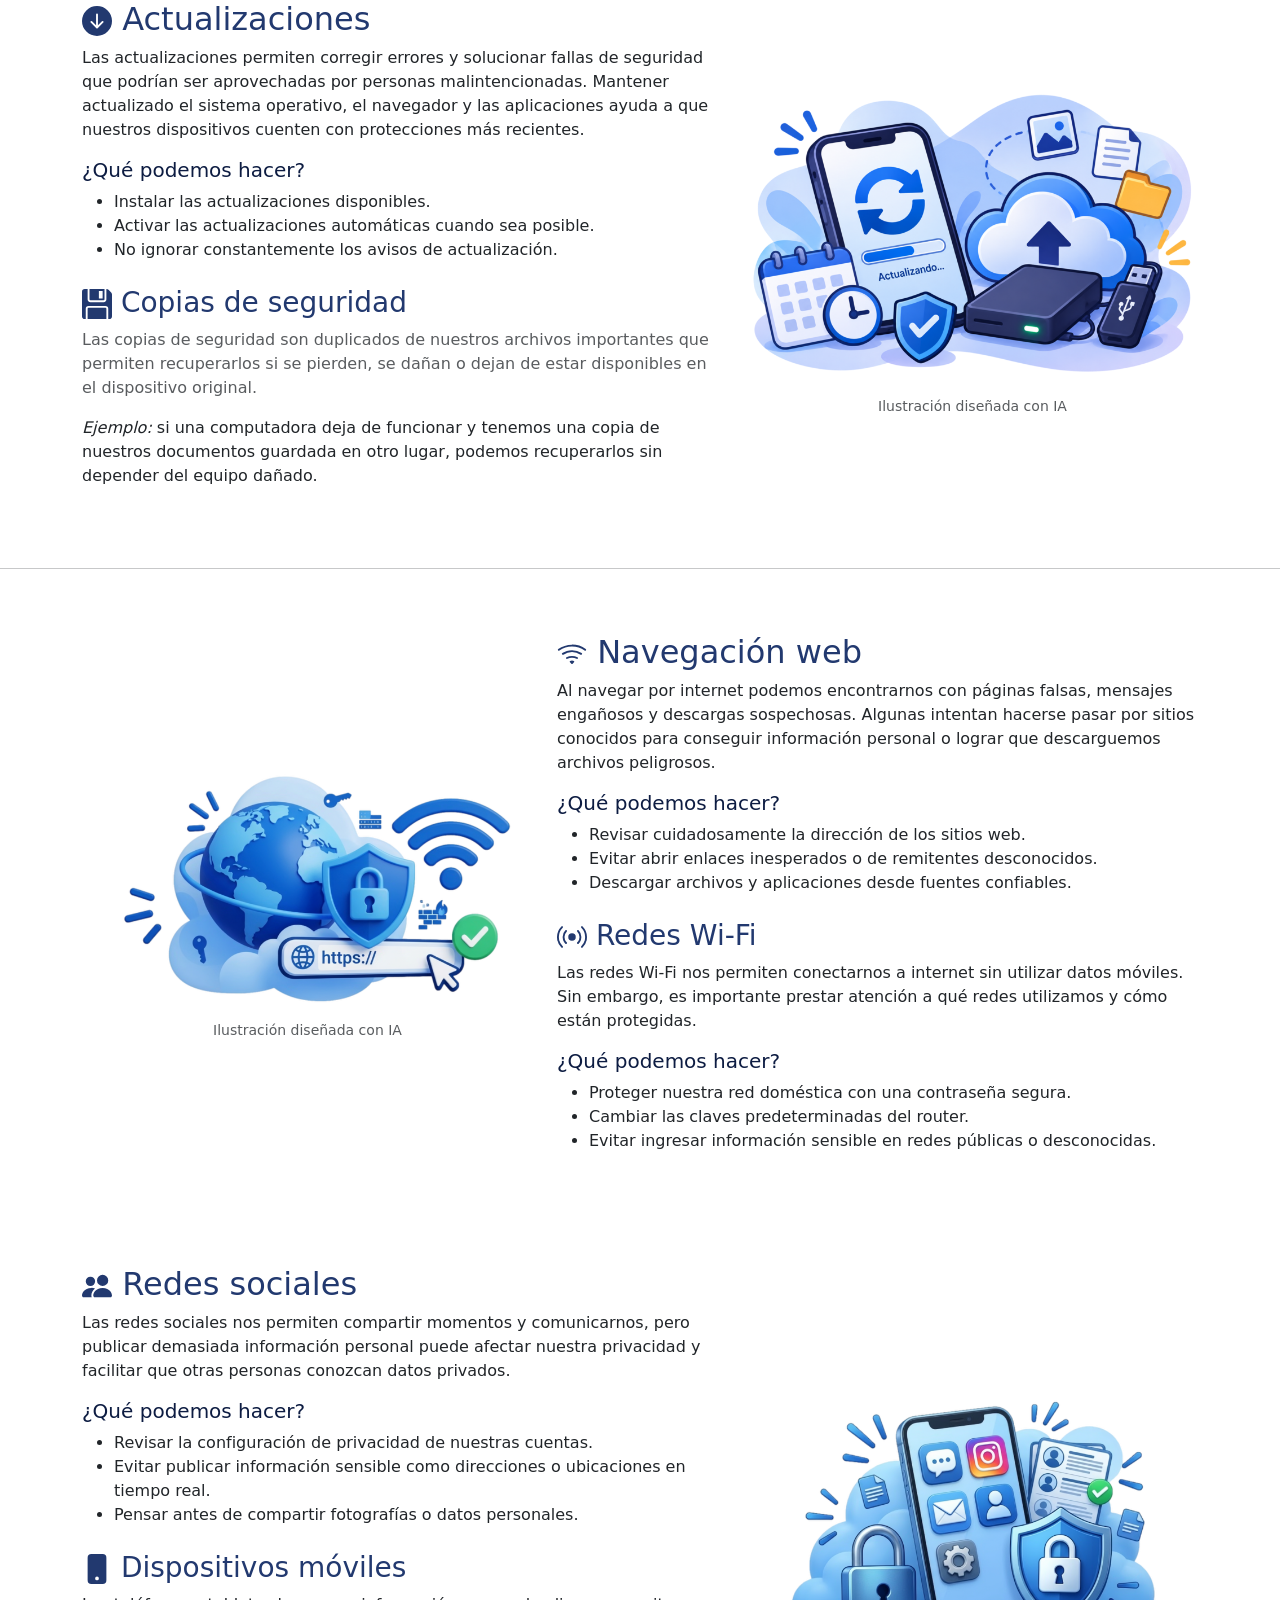
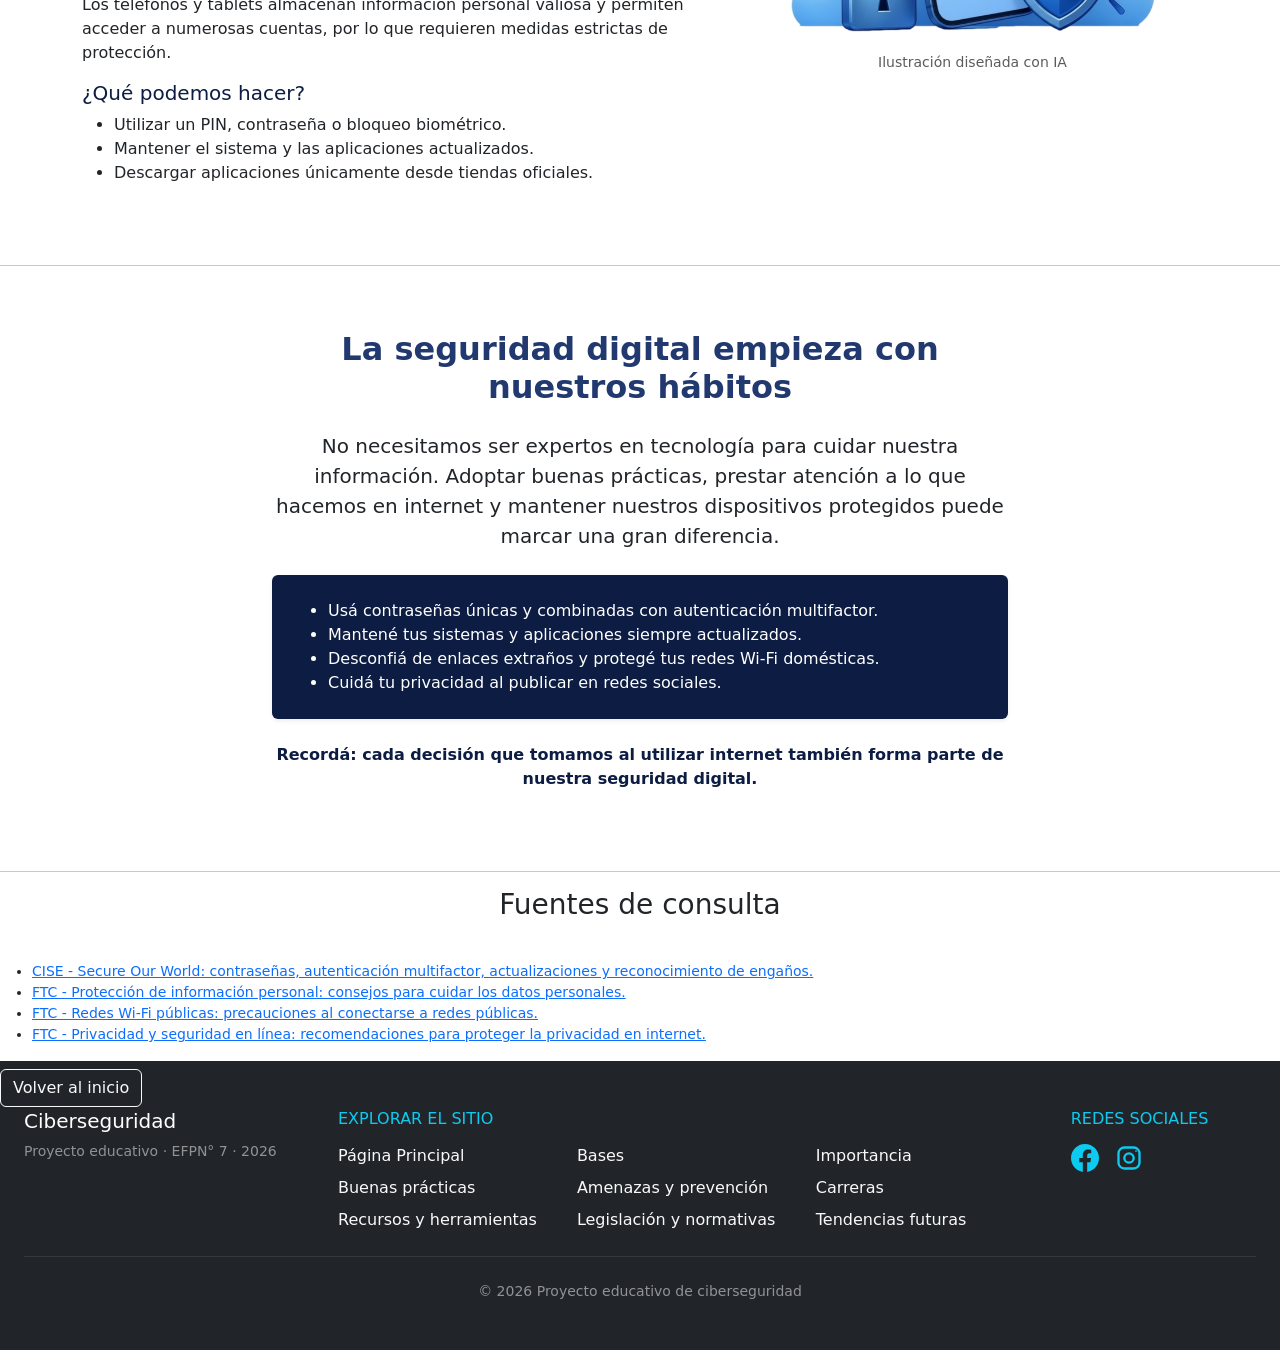
<file: BuenasPracticas/PaginadeBuenasPracticas.html>
<!doctype html>
<html lang="es-AR">
  <head>
    <meta charset="UTF-8" />
    <meta name="viewport" content="width=device-width, initial-scale=1.0" />
    <link rel="shortcut icon" href="../multimedia/IconoColegiosinFondo.ico" type="image/x-icon" />
    <title>Buenas Prácticas - Ciberseguridad</title>
    <link
      href="https://cdn.jsdelivr.net/npm/bootstrap@5.3.3/dist/css/bootstrap.min.css"
      rel="stylesheet"
    />
    <link rel="stylesheet" href="../style.css">
    <link rel="stylesheet" href="PaginadeBuenasPracticas.css" />
  </head>
  <body id="inicio">
    <header class="sticky-top">
      <nav
        class="navbar navbar-ciber navbar-expand-lg border-bottom sticky-top"
        data-bs-theme="dark"
      >
        <div class="container-fluid">
          <a class="navbar-brand" href="../index.html">
            <img
              src="../multimedia/logoColegioFondoOscuro.jpeg"
              alt="Logo del colegio EFPN° 7"
              width="80"
              height="40"
            />
          </a>
          <button
            class="navbar-toggler"
            type="button"
            data-bs-toggle="collapse"
            data-bs-target="#navbarNav"
            aria-controls="navbarNav"
            aria-expanded="false"
            aria-label="Toggle navigation"
          >
            <span class="navbar-toggler-icon"></span>
          </button>
          <div class="collapse navbar-collapse" id="navbarNav">
            <ul class="navbar-nav flex-wrap align-items-center justify-content-lg-center">
          <li class="nav-item"><a class="nav-link" href="../index.html">Página Principal</a></li>
          <li class="nav-item"><a class="nav-link" href="../ConceptosBasicos/PaginadeConceptosBasicos.html">Bases</a></li>
          <li class="nav-item"><a class="nav-link" href="../ImportanciadeCiberseguridad/importancia.html">Importancia</a></li>
          <li class="nav-item"><a class="nav-link active" aria-current="page" href="../BuenasPracticas/PaginadeBuenasPracticas.html">Buenas prácticas</a></li>
          <li class="nav-item"><a class="nav-link" href="../AmenazasDiarias/amenazas.html">Amenazas y prevención</a></li>
          <li class="nav-item"><a class="nav-link" href="../CarrerasCiberseguridad/carreras.html">Carreras</a></li>
          <li class="nav-item"><a class="nav-link" href="../ProyectoEscolar/herramientas.html">Recursos y herramientas</a></li>
          <li class="nav-item"><a class="nav-link" href="../LegislacionCiberseguridad/legislacion.html">Legislación y normativas</a></li>
                  <li class="nav-item"><a class="nav-link" href="../tendenciasFuturas/TendenciasFuturas.html">Tendencias futuras</a></li>
        </ul>
          </div>
        </div>
      </nav>
    </header>

    <main class="pt-0">
      <div class="container-fluid colorfondo py-5">
        <div class="centrar">
          <span class="linea mx-3 mt-4"></span>
          <h5 class="mt-4 titulo-p2">Buenas Prácticas</h5>
          <span class="linea mx-3 mt-4"></span>
        </div>
        <div class="centrar text-center">
          <h1 class="titulo-p2 fw-bold">
            <svg
              xmlns="http://www.w3.org/2000/svg"
              width="30"
              height="30"
              fill="currentColor"
              class="bi bi-shield-fill-check"
              viewBox="0 0 16 16"
            >
              <path
                fill-rule="evenodd"
                d="M8 0c-.69 0-1.843.265-2.928.56-1.11.3-2.229.655-2.887.87a1.54 1.54 0 0 0-1.044 1.262c-.596 4.477.787 7.795 2.465 9.99a11.8 11.8 0 0 0 2.517 2.453c.386.273.744.482 1.048.625.28.132.581.24.829.24s.548-.108.829-.24a7 7 0 0 0 1.048-.625 11.8 11.8 0 0 0 2.517-2.453c1.678-2.195 3.061-5.513 2.465-9.99a1.54 1.54 0 0 0-1.044-1.263 63 63 0 0 0-2.887-.87C9.843.266 8.69 0 8 0m2.146 5.146a.5.5 0 0 1 .708.708l-3 3a.5.5 0 0 1-.708 0l-1.5-1.5a.5.5 0 1 1 .708-.708L7.5 7.793z"
              />
            </svg>
            Pequeños hábitos,<br />
            gran protección
          </h1>
        </div>
        <div class="centrar text-center">
          <p class="titulo-p2">
            Cuidá tu información, protegé tus dispositivos y navegá con
            seguridad.
          </p>
        </div>
      </div>

      <div class="container py-5">
        <h2 class="text-center fw-bold titulo2">¿Por qué debemos cuidarnos?</h2>

        <div class="row mt-4 g-4">
          <div class="col-md-6">
            <h3 class="titulo2">
              <svg
                xmlns="http://www.w3.org/2000/svg"
                width="30"
                height="30"
                fill="currentColor"
                class="bi bi-exclamation-circle-fill"
                viewBox="0 0 16 16"
              >
                <path
                  d="M16 8A8 8 0 1 1 0 8a8 8 0 0 1 16 0M8 4a.905.905 0 0 0-.9.995l.35 3.507a.552.552 0 0 0 1.1 0l.35-3.507A.905.905 0 0 0 8 4m.002 6a1 1 0 1 0 0 2 1 1 0 0 0 0-2"
                />
              </svg>
              La importancia de cuidarte en internet
            </h3>
            <p class="text-dark">
              Internet forma parte de nuestra vida cotidiana. Lo utilizamos para
              comunicarnos, estudiar, trabajar, entretenernos y compartir
              información. Sin embargo, cada vez que navegamos también podemos
              exponernos a distintos riesgos, como el robo de datos personales,
              las estafas digitales o el acceso no autorizado a nuestras
              cuentas.
            </p>
            <p class="text-dark">
              No se trata solamente de evitar ataques, sino también de aprender
              a reconocer los peligros y actuar de manera responsable en el
              mundo digital, proteger nuestra información, nuestra privacidad y
              los dispositivos que utilizamos diariamente.
            </p>
          </div>

          <div class="col-md-6">
            <h3 class="titulo2">
              <svg
                xmlns="http://www.w3.org/2000/svg"
                width="30"
                height="30"
                fill="currentColor"
                class="bi bi-globe"
                viewBox="0 0 16 16"
              >
                <path
                  d="M0 8a8 8 0 1 1 16 0A8 8 0 0 1 0 8m7.5-6.923c-.67.204-1.335.82-1.887 1.855A8 8 0 0 0 5.145 4H7.5zM4.09 4a9.3 9.3 0 0 1 .64-1.539 7 7 0 0 1 .597-.933A7.03 7.03 0 0 0 2.255 4zm-.582 3.5c.03-.877.138-1.718.312-2.5H1.674a7 7 0 0 0-.656 2.5zM4.847 5a12.5 12.5 0 0 0-.338 2.5H7.5V5zM8.5 5v2.5h2.99a12.5 12.5 0 0 0-.337-2.5zM4.51 8.5a12.5 12.5 0 0 0 .337 2.5H7.5V8.5zm3.99 0V11h2.653c.187-.765.306-1.608.338-2.5zM5.145 12q.208.58.468 1.068c.552 1.035 1.218 1.65 1.887 1.855V12zm.182 2.472a7 7 0 0 1-.597-.933A9.3 9.3 0 0 1 4.09 12H2.255a7 7 0 0 0 3.072 2.472M3.82 11a13.7 13.7 0 0 1-.312-2.5h-2.49c.062.89.291 1.733.656 2.5zm6.853 3.472A7 7 0 0 0 13.745 12H11.91a9.3 9.3 0 0 1-.64 1.539 7 7 0 0 1-.597.933M8.5 12v2.923c.67-.204 1.335-.82 1.887-1.855q.26-.487.468-1.068zm3.68-1h2.146c.365-.767.594-1.61.656-2.5h-2.49a13.7 13.7 0 0 1-.312 2.5m2.802-3.5a7 7 0 0 0-.656-2.5H12.18c.174.782.282 1.623.312 2.5zM11.27 2.461c.247.464.462.98.64 1.539h1.835a7 7 0 0 0-3.072-2.472c.218.284.418.598.597.933M10.855 4a8 8 0 0 0-.468-1.068C9.835 1.897 9.17 1.282 8.5 1.077V4z"
                />
              </svg>
              La prevención digital
            </h3>
            <p class="text-dark">
              Muchas amenazas digitales pueden evitarse o reducirse mediante
              hábitos sencillos. Utilizar contraseñas seguras, activar la
              autenticación en dos pasos, mantener los dispositivos actualizados
              y tener cuidado con los enlaces desconocidos son algunas medidas
              que ayudan a mejorar nuestra seguridad.
            </p>
            <p class="text-dark">
              La prevención comienza con nuestras propias decisiones. No es
              necesario ser un experto en informática para protegerse: conocer
              los riesgos y adoptar buenas prácticas permite navegar con mayor
              tranquilidad y disminuir las posibilidades de sufrir problemas
              relacionados con nuestra información personal.
            </p>
          </div>
        </div>
      </div>

      <hr />

      <div class="container py-5">
        <div class="row align-items-center g-4">
          <div class="col-md-5 text-center">
            <img
              src="imagentemas1.png"
              class="img-fluid"
              alt="Ilustración de contraseña segura"
            />
            <figcaption class="figure-caption text-center mt-2">
              Ilustración diseñada con IA
            </figcaption>
          </div>

          <div class="col-md-7">
            <h2 class="titulo2">
              <svg
                xmlns="http://www.w3.org/2000/svg"
                width="30"
                height="30"
                fill="currentColor"
                class="bi bi-lock-fill"
                viewBox="0 0 16 16"
              >
                <path
                  fill-rule="evenodd"
                  d="M8 0a4 4 0 0 1 4 4v2.05a2.5 2.5 0 0 1 2 2.45v5a2.5 2.5 0 0 1-2.5 2.5h-7A2.5 2.5 0 0 1 2 13.5v-5a2.5 2.5 0 0 1 2-2.45V4a4 4 0 0 1 4-4m0 1a3 3 0 0 0-3 3v2h6V4a3 3 0 0 0-3-3"
                />
              </svg>
              Contraseñas seguras
            </h2>
            <p class="text-dark">
              Las contraseñas son una de las primeras barreras para proteger
              nuestras cuentas. Por eso, es importante utilizar claves largas,
              difíciles de adivinar y diferentes para cada servicio. Reutilizar
              la misma contraseña puede poner en riesgo varias cuentas si
              alguien consigue descubrirla.
            </p>
            <h5 class="titulo3 mt-3">¿Qué podemos hacer?</h5>
            <ul>
              <li>Crear contraseñas largas y únicas.</li>
              <li>
                Evitar datos fáciles de descubrir, como nombres o fechas de
                nacimiento.
              </li>
              <li>Utilizar un administrador de contraseñas para guardarlas.</li>
            </ul>

            <h3 class="mt-4 titulo2">
              <svg
                xmlns="http://www.w3.org/2000/svg"
                width="30"
                height="30"
                fill="currentColor"
                class="bi bi-fingerprint"
                viewBox="0 0 16 16"
              >
                <path
                  d="M8.06 6.5a.5.5 0 0 1 .5.5v.776a11.5 11.5 0 0 1-.552 3.519l-1.331 4.14a.5.5 0 0 1-.952-.305l1.33-4.141a10.5 10.5 0 0 0 .504-3.213V7a.5.5 0 0 1 .5-.5Z"
                />
                <path
                  d="M6.06 7a2 2 0 1 1 4 0 .5.5 0 1 1-1 0 1 1 0 1 0-2 0v.332q0 .613-.066 1.221A.5.5 0 0 1 6 8.447q.06-.555.06-1.115zm3.509 1a.5.5 0 0 1 .487.513 11.5 11.5 0 0 1-.587 3.339l-1.266 3.8a.5.5 0 0 1-.949-.317l1.267-3.8a10.5 10.5 0 0 0 .535-3.048A.5.5 0 0 1 9.569 8m-3.356 2.115a.5.5 0 0 1 .33.626L5.24 14.939a.5.5 0 1 1-.955-.296l1.303-4.199a.5.5 0 0 1 .625-.329"
                />
                <path
                  d="M4.759 5.833A3.501 3.501 0 0 1 11.559 7a.5.5 0 0 1-1 0 2.5 2.5 0 0 0-4.857-.833.5.5 0 1 1-.943-.334m.3 1.67a.5.5 0 0 1 .449.546 10.7 10.7 0 0 1-.4 2.031l-1.222 4.072a.5.5 0 1 1-.958-.287L4.15 9.793a9.7 9.7 0 0 0 .363-1.842.5.5 0 0 1 .546-.449Zm6 .647a.5.5 0 0 1 .5.5c0 1.28-.213 2.552-.632 3.762l-1.09 3.145a.5.5 0 0 1-.944-.327l1.089-3.145c.382-1.105.578-2.266.578-3.435a.5.5 0 0 1 .5-.5Z"
                />
                <path
                  d="M3.902 4.222a5 5 0 0 1 5.202-2.113.5.5 0 0 1-.208.979 4 4 0 0 0-4.163 1.69.5.5 0 0 1-.831-.556m6.72-.955a.5.5 0 0 1 .705-.052A4.99 4.99 0 0 1 13.059 7v1.5a.5.5 0 1 1-1 0V7a3.99 3.99 0 0 0-1.386-3.028.5.5 0 0 1-.051-.705M3.68 5.842a.5.5 0 0 1 .422.568q-.044.289-.044.59c0 .71-.1 1.417-.298 2.1l-1.14 3.923a.5.5 0 1 1-.96-.279L2.8 8.821A6.5 6.5 0 0 0 3.058 7q0-.375.054-.736a.5.5 0 0 1 .568-.422m8.882 3.66a.5.5 0 0 1 .456.54c-.084 1-.298 1.986-.64 2.934l-.744 2.068a.5.5 0 0 1-.941-.338l.745-2.07a10.5 10.5 0 0 0 .584-2.678.5.5 0 0 1 .54-.456"
                />
                <path
                  d="M4.81 1.37A6.5 6.5 0 0 1 14.56 7a.5.5 0 1 1-1 0 5.5 5.5 0 0 0-8.25-4.765.5.5 0 0 1-.5-.865m-.89 1.257a.5.5 0 0 1 .04.706A5.48 5.48 0 0 0 2.56 7a.5.5 0 0 1-1 0c0-1.664.626-3.184 1.655-4.333a.5.5 0 0 1 .706-.04ZM1.915 8.02a.5.5 0 0 1 .346.616l-.779 2.767a.5.5 0 1 1-.962-.27l.778-2.767a.5.5 0 0 1 .617-.346m12.15.481a.5.5 0 0 1 .49.51c-.03 1.499-.161 3.025-.727 4.533l-.07.187a.5.5 0 0 1-.936-.351l.07-.187c.506-1.35.634-2.74.663-4.202a.5.5 0 0 1 .51-.49"
                />
              </svg>
              Autenticación multifactor
            </h3>
            <p class="text-dark">
              La autenticación multifactor agrega una capa adicional de
              protección al inicio de sesión. Además de ingresar la contraseña,
              se solicita otra forma de comprobar nuestra identidad, como un
              código de verificación o una confirmación desde el teléfono.
            </p>
            <p class="text-muted">
              <em>Ejemplo:</em> aunque alguien consiga nuestra contraseña,
              todavía necesitaría superar el segundo paso de verificación para
              acceder a la cuenta.
            </p>
          </div>
        </div>
      </div>

      <div class="container py-5">
        <div class="row align-items-center g-4">
          <div class="col-md-7">
            <h2 class="titulo2">
              <svg
                xmlns="http://www.w3.org/2000/svg"
                width="30"
                height="30"
                fill="currentColor"
                class="bi bi-arrow-down-circle-fill"
                viewBox="0 0 16 16"
              >
                <path
                  d="M16 8A8 8 0 1 1 0 8a8 8 0 0 1 16 0M8.5 4.5a.5.5 0 0 0-1 0v5.793L5.354 8.146a.5.5 0 1 0-.708.708l3 3a.5.5 0 0 0 .708 0l3-3a.5.5 0 0 0-.708-.708L8.5 10.293z"
                />
              </svg>
              Actualizaciones
            </h2>
            <p class="text-dark">
              Las actualizaciones permiten corregir errores y solucionar fallas
              de seguridad que podrían ser aprovechadas por personas
              malintencionadas. Mantener actualizado el sistema operativo, el
              navegador y las aplicaciones ayuda a que nuestros dispositivos
              cuenten con protecciones más recientes.
            </p>
            <h5 class="titulo3 mt-3">¿Qué podemos hacer?</h5>
            <ul>
              <li>Instalar las actualizaciones disponibles.</li>
              <li>
                Activar las actualizaciones automáticas cuando sea posible.
              </li>
              <li>No ignorar constantemente los avisos de actualización.</li>
            </ul>

            <h3 class="mt-4 titulo2">
              <svg
                xmlns="http://www.w3.org/2000/svg"
                width="30"
                height="30"
                fill="currentColor"
                class="bi bi-floppy-fill"
                viewBox="0 0 16 16"
              >
                <path
                  d="M0 1.5A1.5 1.5 0 0 1 1.5 0H3v5.5A1.5 1.5 0 0 0 4.5 7h7A1.5 1.5 0 0 0 13 5.5V0h.086a1.5 1.5 0 0 1 1.06.44l1.415 1.414A1.5 1.5 0 0 1 16 2.914V14.5a1.5 1.5 0 0 1-1.5 1.5H14v-5.5A1.5 1.5 0 0 0 12.5 9h-9A1.5 1.5 0 0 0 2 10.5V16h-.5A1.5 1.5 0 0 1 0 14.5z"
                />
                <path
                  d="M3 16h10v-5.5a.5.5 0 0 0-.5-.5h-9a.5.5 0 0 0-.5.5zm9-16H4v5.5a.5.5 0 0 0 .5.5h7a.5.5 0 0 0 .5-.5zM9 1h2v4H9z"
                />
              </svg>
              Copias de seguridad
            </h3>
            <p class="text-muted">
              Las copias de seguridad son duplicados de nuestros archivos
              importantes que permiten recuperarlos si se pierden, se dañan o
              dejan de estar disponibles en el dispositivo original.
            </p>
            <p class="text-dark">
              <em>Ejemplo:</em> si una computadora deja de funcionar y tenemos
              una copia de nuestros documentos guardada en otro lugar, podemos
              recuperarlos sin depender del equipo dañado.
            </p>
          </div>

          <div class="col-md-5 text-center">
            <img
              src="imagentemas2.png"
              class="img-fluid"
              alt="Ilustración de actualizaciones y copias"
            />
            <figcaption class="figure-caption text-center mt-2">
              Ilustración diseñada con IA
            </figcaption>
          </div>
        </div>
      </div>

      <hr />

      <div class="container py-5">
        <div class="row align-items-center g-4">
          <div class="col-md-5 text-center">
            <img
              src="imagentemas3.png"
              class="img-fluid"
              alt="Ilustración de navegación web"
            />
            <figcaption class="figure-caption text-center mt-2">
              Ilustración diseñada con IA
            </figcaption>
          </div>

          <div class="col-md-7">
            <h2 class="titulo2">
              <svg
                xmlns="http://www.w3.org/2000/svg"
                width="30"
                height="30"
                fill="currentColor"
                class="bi bi-wifi"
                viewBox="0 0 16 16"
              >
                <path
                  d="M15.384 6.115a.485.485 0 0 0-.047-.736A12.44 12.44 0 0 0 8 3C5.259 3 2.723 3.882.663 5.379a.485.485 0 0 0-.048.736.52.52 0 0 0 .668.05A11.45 11.45 0 0 1 8 4c2.507 0 4.827.802 6.716 2.164.205.148.49.13.668-.049"
                />
                <path
                  d="M13.229 8.271a.482.482 0 0 0-.063-.745A9.46 9.46 0 0 0 8 6c-1.905 0-3.68.56-5.166 1.526a.48.48 0 0 0-.063.745.525.525 0 0 0 .652.065A8.46 8.46 0 0 1 8 7a8.46 8.46 0 0 1 4.576 1.336c.206.132.48.108.653-.065m-2.183 2.183c.226-.226.185-.605-.1-.75A6.5 6.5 0 0 0 8 9c-1.06 0-2.062.254-2.946.704-.285.145-.326.524-.1.75l.015.015c.16.16.407.19.611.09A5.5 5.5 0 0 1 8 10c.868 0 1.69.201 2.42.56.203.1.45.07.61-.091zM9.06 12.44c.196-.196.198-.52-.04-.66A2 2 0 0 0 8 11.5a2 2 0 0 0-1.02.28c-.238.14-.236.464-.04.66l.706.706a.5.5 0 0 0 .707 0l.707-.707z"
                />
              </svg>
              Navegación web
            </h2>
            <p class="text-dark">
              Al navegar por internet podemos encontrarnos con páginas falsas,
              mensajes engañosos y descargas sospechosas. Algunas intentan
              hacerse pasar por sitios conocidos para conseguir información
              personal o lograr que descarguemos archivos peligrosos.
            </p>
            <h5 class="titulo3 mt-3">¿Qué podemos hacer?</h5>
            <ul>
              <li>Revisar cuidadosamente la dirección de los sitios web.</li>
              <li>
                Evitar abrir enlaces inesperados o de remitentes desconocidos.
              </li>
              <li>
                Descargar archivos y aplicaciones desde fuentes confiables.
              </li>
            </ul>

            <h3 class="mt-4 titulo2">
              <svg
                xmlns="http://www.w3.org/2000/svg"
                width="30"
                height="30"
                fill="currentColor"
                class="bi bi-broadcast"
                viewBox="0 0 16 16"
              >
                <path
                  d="M3.05 3.05a7 7 0 0 0 0 9.9.5.5 0 0 1-.707.707 8 8 0 0 1 0-11.314.5.5 0 0 1 .707.707m2.122 2.122a4 4 0 0 0 0 5.656.5.5 0 1 1-.708.708 5 5 0 0 1 0-7.072.5.5 0 0 1 .708.708m5.656-.708a.5.5 0 0 1 .708 0 5 5 0 0 1 0 7.072.5.5 0 1 1-.708-.708 4 4 0 0 0 0-5.656.5.5 0 0 1 0-.708m2.122-2.12a.5.5 0 0 1 .707 0 8 8 0 0 1 0 11.313.5.5 0 0 1-.707-.707 7 7 0 0 0 0-9.9.5.5 0 0 1 0-.707zM10 8a2 2 0 1 1-4 0 2 2 0 0 1 4 0"
                />
              </svg>
              Redes Wi-Fi
            </h3>
            <p class="text-dark">
              Las redes Wi-Fi nos permiten conectarnos a internet sin utilizar
              datos móviles. Sin embargo, es importante prestar atención a qué
              redes utilizamos y cómo están protegidas.
            </p>
            <h5 class="titulo3 mt-3">¿Qué podemos hacer?</h5>
            <ul>
              <li>Proteger nuestra red doméstica con una contraseña segura.</li>
              <li>Cambiar las claves predeterminadas del router.</li>
              <li>
                Evitar ingresar información sensible en redes públicas o
                desconocidas.
              </li>
            </ul>
          </div>
        </div>
      </div>

      <div class="container py-5">
        <div class="row align-items-center g-4">
          <div class="col-md-7">
            <h2 class="titulo2">
              <svg
                xmlns="http://www.w3.org/2000/svg"
                width="30"
                height="30"
                fill="currentColor"
                class="bi bi-people-fill"
                viewBox="0 0 16 16"
              >
                <path
                  d="M7 14s-1 0-1-1 1-4 5-4 5 3 5 4-1 1-1 1zm4-6a3 3 0 1 0 0-6 3 3 0 0 0 0 6m-5.784 6A2.24 2.24 0 0 1 5 13c0-1.355.68-2.75 1.936-3.72A6.3 6.3 0 0 0 5 9c-4 0-5 3-5 4s1 1 1 1zM4.5 8a2.5 2.5 0 1 0 0-5 2.5 2.5 0 0 0 0 5"
                />
              </svg>
              Redes sociales
            </h2>
            <p class="text-dark">
              Las redes sociales nos permiten compartir momentos y comunicarnos,
              pero publicar demasiada información personal puede afectar nuestra
              privacidad y facilitar que otras personas conozcan datos privados.
            </p>
            <h5 class="titulo3 mt-3">¿Qué podemos hacer?</h5>
            <ul>
              <li>
                Revisar la configuración de privacidad de nuestras cuentas.
              </li>
              <li>
                Evitar publicar información sensible como direcciones o
                ubicaciones en tiempo real.
              </li>
              <li>Pensar antes de compartir fotografías o datos personales.</li>
            </ul>

            <h3 class="mt-4 titulo2">
              <svg
                xmlns="http://www.w3.org/2000/svg"
                width="30"
                height="30"
                fill="currentColor"
                class="bi bi-phone-fill"
                viewBox="0 0 16 16"
              >
                <path
                  d="M3 2a2 2 0 0 1 2-2h6a2 2 0 0 1 2 2v12a2 2 0 0 1-2 2H5a2 2 0 0 1-2-2zm6 11a1 1 0 1 0-2 0 1 1 0 0 0 2 0"
                />
              </svg>
              Dispositivos móviles
            </h3>
            <p class="text-dark">
              Los teléfonos y tablets almacenan información personal valiosa y
              permiten acceder a numerosas cuentas, por lo que requieren medidas
              estrictas de protección.
            </p>
            <h5 class="titulo3 mt-3">¿Qué podemos hacer?</h5>
            <ul>
              <li>Utilizar un PIN, contraseña o bloqueo biométrico.</li>
              <li>Mantener el sistema y las aplicaciones actualizados.</li>
              <li>
                Descargar aplicaciones únicamente desde tiendas oficiales.
              </li>
            </ul>
          </div>

          <div class="col-md-5 text-center">
            <img
              src="imagentemas4.png"
              class="img-fluid"
              alt="Ilustración de dispositivos móviles"
            />
            <figcaption class="figure-caption text-center mt-2">
              Ilustración diseñada con IA
            </figcaption>
          </div>
        </div>
      </div>

      <hr />

      <div class="container py-5">
        <div class="row justify-content-center text-center">
          <div class="col-lg-8">
            <h2 class="fw-bold mb-4 titulo2">
              La seguridad digital empieza con nuestros hábitos
            </h2>
            <p class="text-dark fs-5 mb-4">
              No necesitamos ser expertos en tecnología para cuidar nuestra
              información. Adoptar buenas prácticas, prestar atención a lo que
              hacemos en internet y mantener nuestros dispositivos protegidos
              puede marcar una gran diferencia.
            </p>

            <div class="card colorfondo border-0 shadow-sm p-4 text-start mb-4">
              <ul class="mb-0">
                <li>
                  Usá contraseñas únicas y combinadas con autenticación
                  multifactor.
                </li>
                <li>
                  Mantené tus sistemas y aplicaciones siempre actualizados.
                </li>
                <li>
                  Desconfiá de enlaces extraños y protegé tus redes Wi-Fi
                  domésticas.
                </li>
                <li>Cuidá tu privacidad al publicar en redes sociales.</li>
              </ul>
            </div>

            <p class="titulo3 fw-semibold mt-3">
              Recordá: cada decisión que tomamos al utilizar internet también
              forma parte de nuestra seguridad digital.
            </p>
          </div>
        </div>
      </div>
    </main>

    <hr>

    <h3 class="text-center pb-3" >Fuentes de consulta</h3>
    <ul class="mt-4 small">
      <li><a href="https://www.cisa.gov/topics/cybersecurity-best-practices " target="_blank">CISE - Secure Our World: contraseñas, autenticación multifactor, actualizaciones y reconocimiento de engaños.</a></li>
      <li><a href="https://consumidor.ftc.gov/articulos/proteja-su-informacion-personal-contra-los-piratas-informaticos-y-estafadores" target="_blank">FTC - Protección de información personal: consejos para cuidar los datos personales.</a></li>
      <li><a href="https://consumer.ftc.gov/articles/are-public-wi-fi-networks-safe-what-you-need-know" target="_blank">FTC - Redes Wi-Fi públicas: precauciones al conectarse a redes públicas.</a></li>
      <li><a href="https://consumidor.ftc.gov/robo-de-identidad-y-seguridad-en-linea/privacidad-y-seguridad-en-linea" target="_blank">FTC - Privacidad y seguridad en línea: recomendaciones para proteger la privacidad en internet.</a></li>

    </ul>

    <footer class="bg-dark text-white-50 py-5 position-relative">
      <a class="btn btn-outline-light position-absolute top-0 mt-2" href="#inicio">Volver al inicio</a>
      <div class="container-fluid px-4">
        <div class="row g-4">
          <div class="col-12 col-lg-3">
            <h2 class="h5 text-white">Ciberseguridad</h2>
            <p class="small mb-0">Proyecto educativo · EFPN° 7 · 2026</p>
          </div>
          <nav class="col-12 col-lg-7" aria-label="Páginas del sitio">
            <h2 class="h6 text-uppercase text-info mb-3">Explorar el sitio</h2>
            <ul class="list-unstyled row row-cols-1 row-cols-sm-2 row-cols-xl-3 g-2 mb-0">
              <li class="col"><a class="link-light link-underline-opacity-0 link-underline-opacity-100-hover" href="../index.html">Página Principal</a></li>
              <li class="col"><a class="link-light link-underline-opacity-0 link-underline-opacity-100-hover" href="../ConceptosBasicos/PaginadeConceptosBasicos.html">Bases</a></li>
              <li class="col"><a class="link-light link-underline-opacity-0 link-underline-opacity-100-hover" href="../ImportanciadeCiberseguridad/importancia.html">Importancia</a></li>
              <li class="col"><a class="link-light link-underline-opacity-0 link-underline-opacity-100-hover" href="../BuenasPracticas/PaginadeBuenasPracticas.html" aria-current="page">Buenas prácticas</a></li>
              <li class="col"><a class="link-light link-underline-opacity-0 link-underline-opacity-100-hover" href="../AmenazasDiarias/amenazas.html">Amenazas y prevención</a></li>
              <li class="col"><a class="link-light link-underline-opacity-0 link-underline-opacity-100-hover" href="../CarrerasCiberseguridad/carreras.html">Carreras</a></li>
              <li class="col"><a class="link-light link-underline-opacity-0 link-underline-opacity-100-hover" href="../ProyectoEscolar/herramientas.html">Recursos y herramientas</a></li>
              <li class="col"><a class="link-light link-underline-opacity-0 link-underline-opacity-100-hover" href="../LegislacionCiberseguridad/legislacion.html">Legislación y normativas</a></li>
                          <li class="col"><a class="link-light link-underline-opacity-0 link-underline-opacity-100-hover" href="../tendenciasFuturas/TendenciasFuturas.html">Tendencias futuras</a></li>
            </ul>
          </nav>
          <div class="col-12 col-lg-2">
            <h2 class="h6 text-uppercase text-info mb-3">Redes sociales</h2>
            <div class="d-flex gap-3">
              <a
                class="link-info"
                href="https://www.facebook.com/escfp7/?locale=es_LA"
                target="_blank"
                rel="noopener noreferrer"
                aria-label="Facebook"
                title="Facebook"
              >
                <svg
                  xmlns="http://www.w3.org/2000/svg"
                  width="28"
                  height="28"
                  fill="currentColor"
                  viewBox="0 0 24 24"
                  aria-hidden="true"
                >
                  <path
                    d="M24 12.073C24 5.405 18.627 0 12 0S0 5.405 0 12.073c0 6.019 4.388 11.018 10.125 11.927v-8.437H7.078v-3.49h3.047V9.41c0-3.025 1.792-4.697 4.533-4.697 1.312 0 2.686.236 2.686.236v2.953h-1.513c-1.49 0-1.956.93-1.956 1.885v2.26h3.328l-.532 3.49h-2.796V24C19.612 23.091 24 18.092 24 12.073Z"
                  />
                </svg>
              </a>
              <a
                class="link-info"
                href="https://www.instagram.com/efp7ok/?hl=es"
                target="_blank"
                rel="noopener noreferrer"
                aria-label="Instagram"
                title="Instagram"
              >
                <svg
                  xmlns="http://www.w3.org/2000/svg"
                  width="28"
                  height="28"
                  fill="none"
                  stroke="currentColor"
                  stroke-width="2"
                  viewBox="0 0 24 24"
                  aria-hidden="true"
                >
                  <rect x="3" y="3" width="18" height="18" rx="5" />
                  <circle cx="12" cy="12" r="4" />
                  <circle
                    cx="18"
                    cy="6"
                    r=".75"
                    fill="currentColor"
                    stroke="none"
                  />
                </svg>
              </a>
            </div>
          </div>
        </div>
        <hr class="border-secondary my-4" />
        <p class="small text-center mb-0">
          © 2026 Proyecto educativo de ciberseguridad
        </p>
      </div>
    </footer>

    <script src="https://cdn.jsdelivr.net/npm/bootstrap@5.3.3/dist/js/bootstrap.bundle.min.js"></script>
  </body>
</html>
</file>
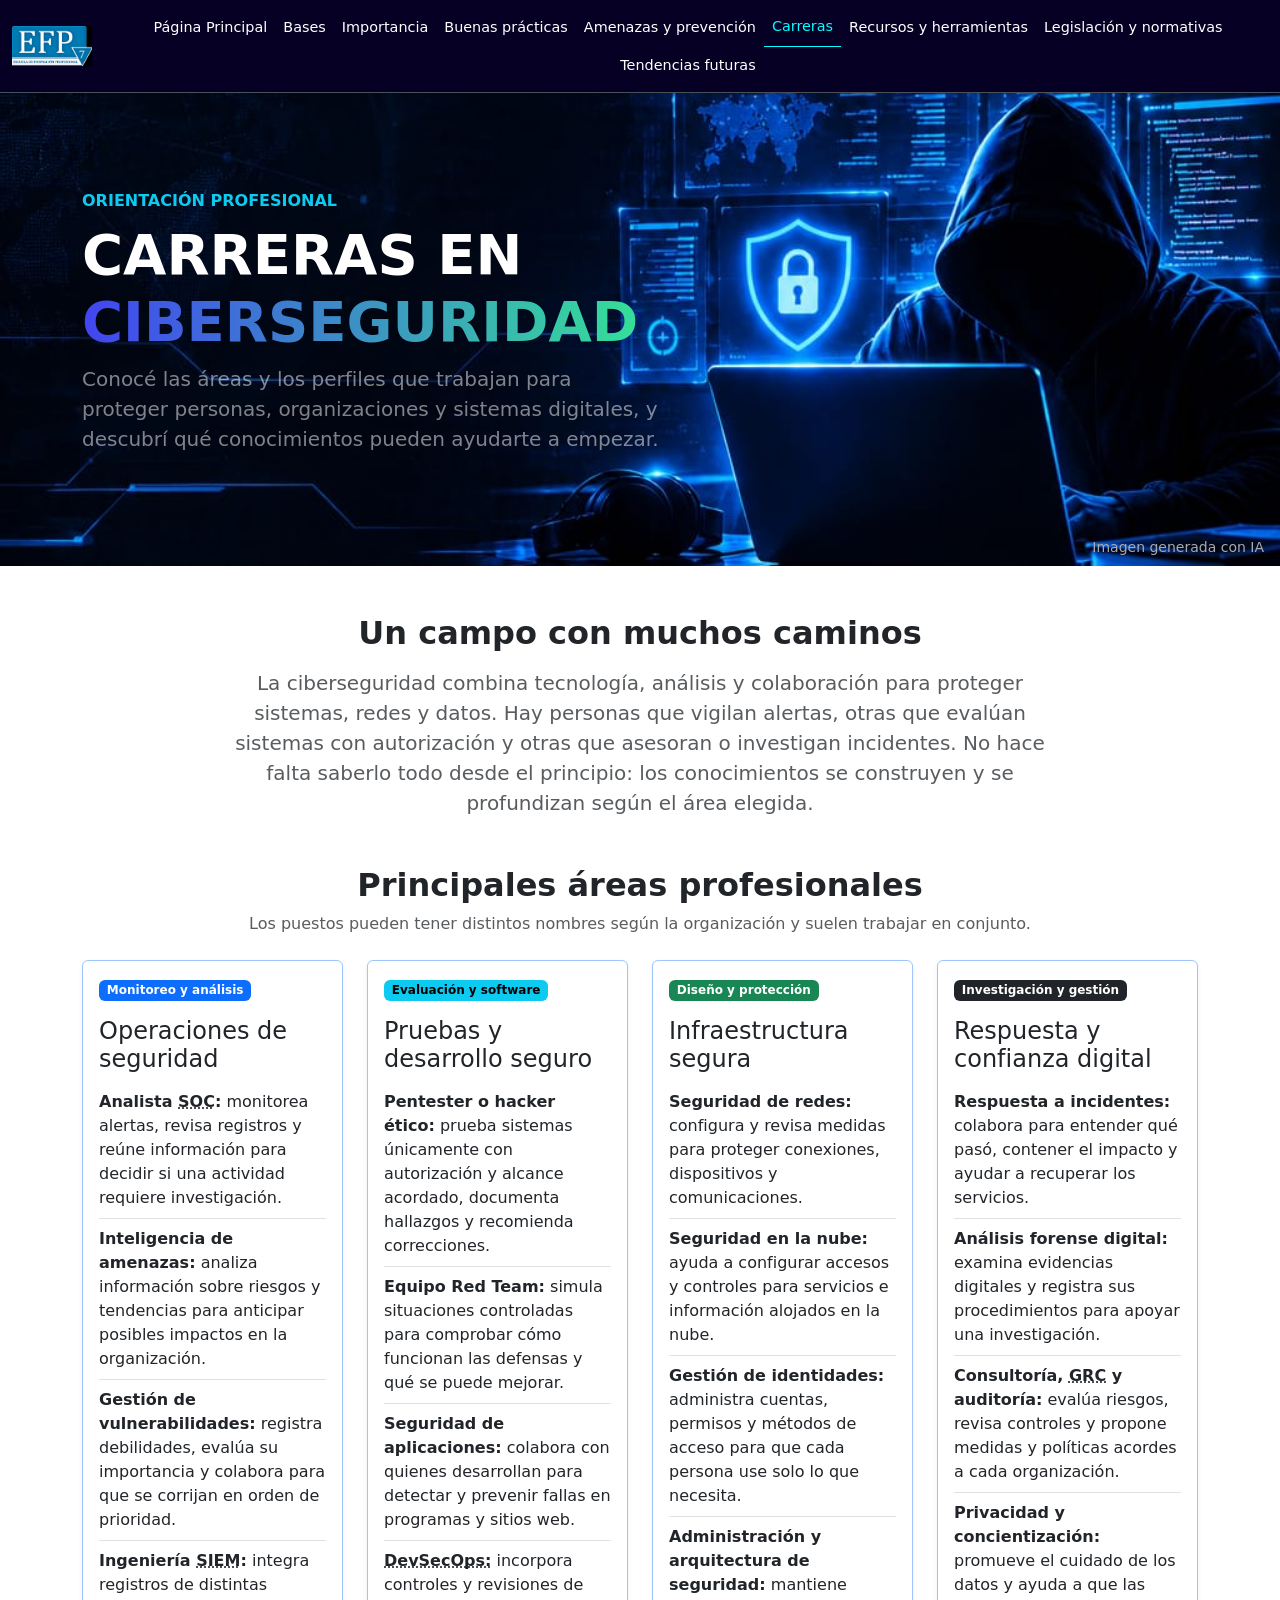
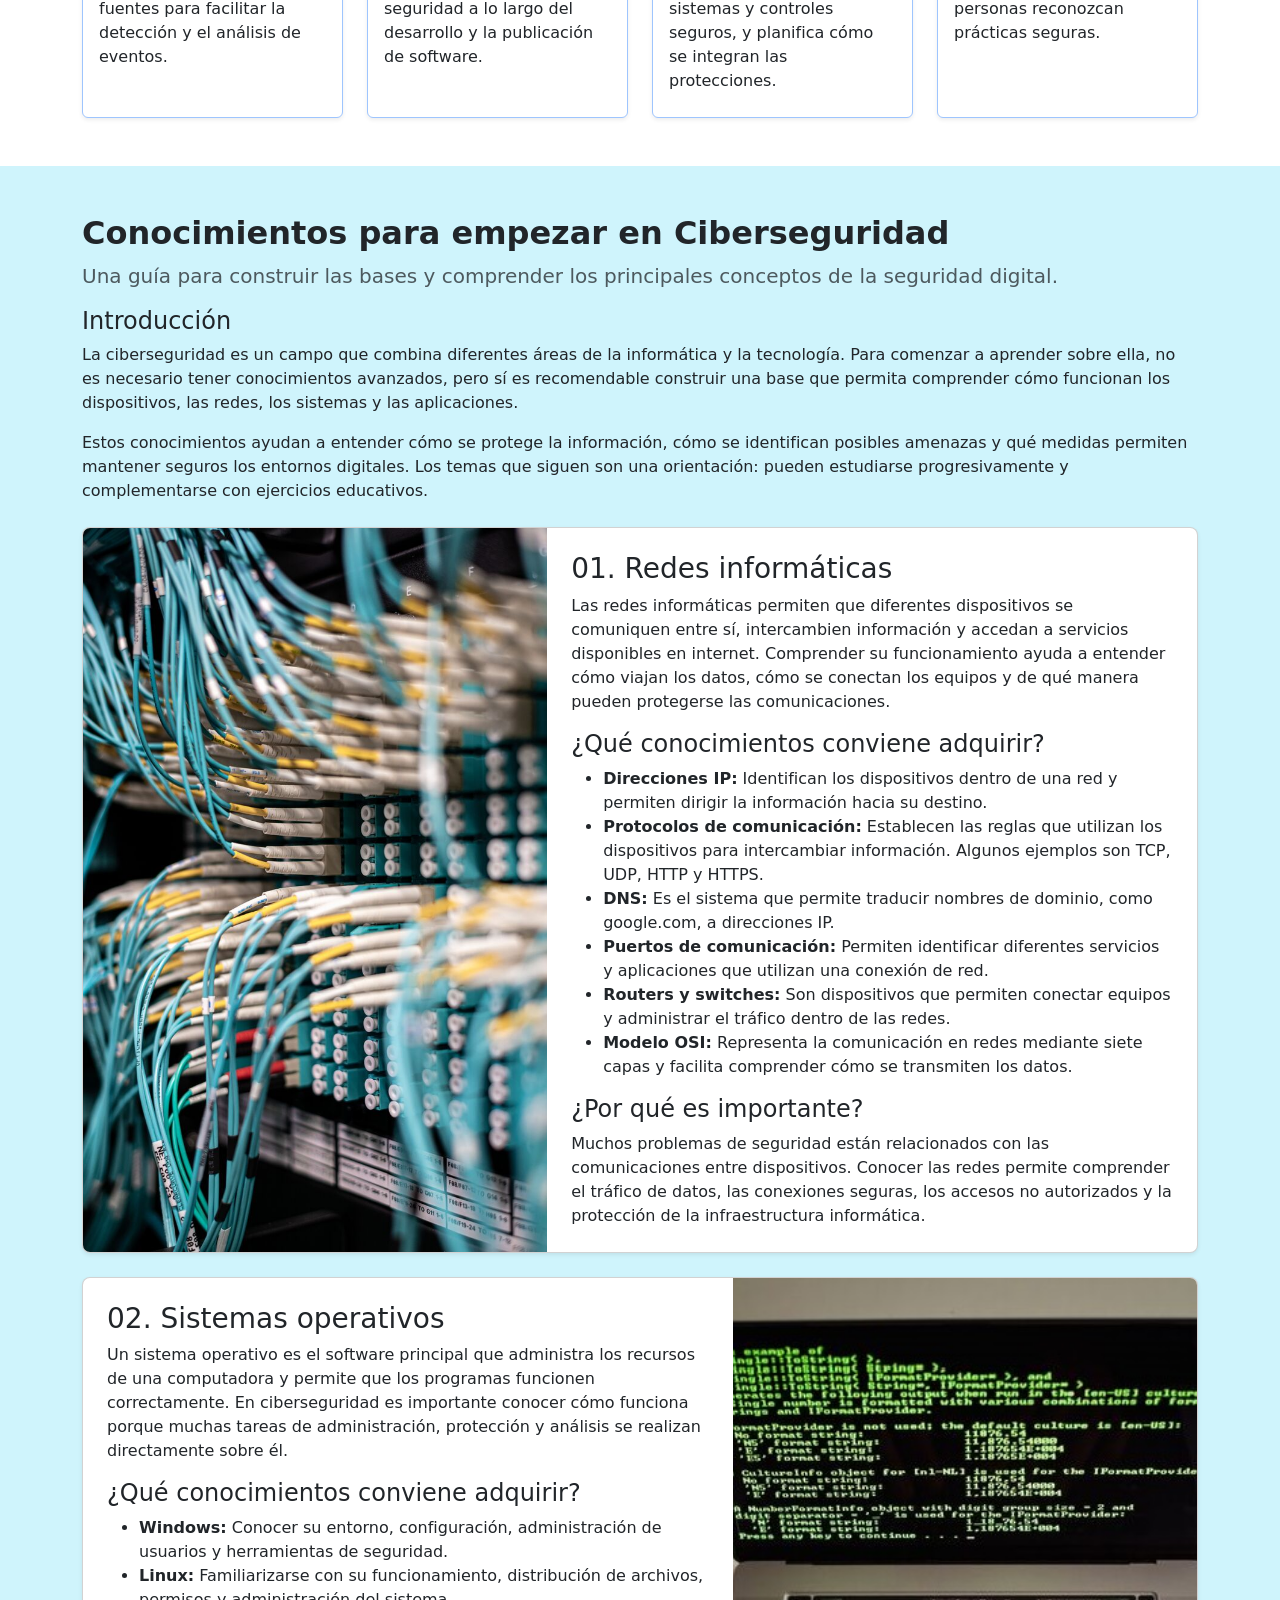
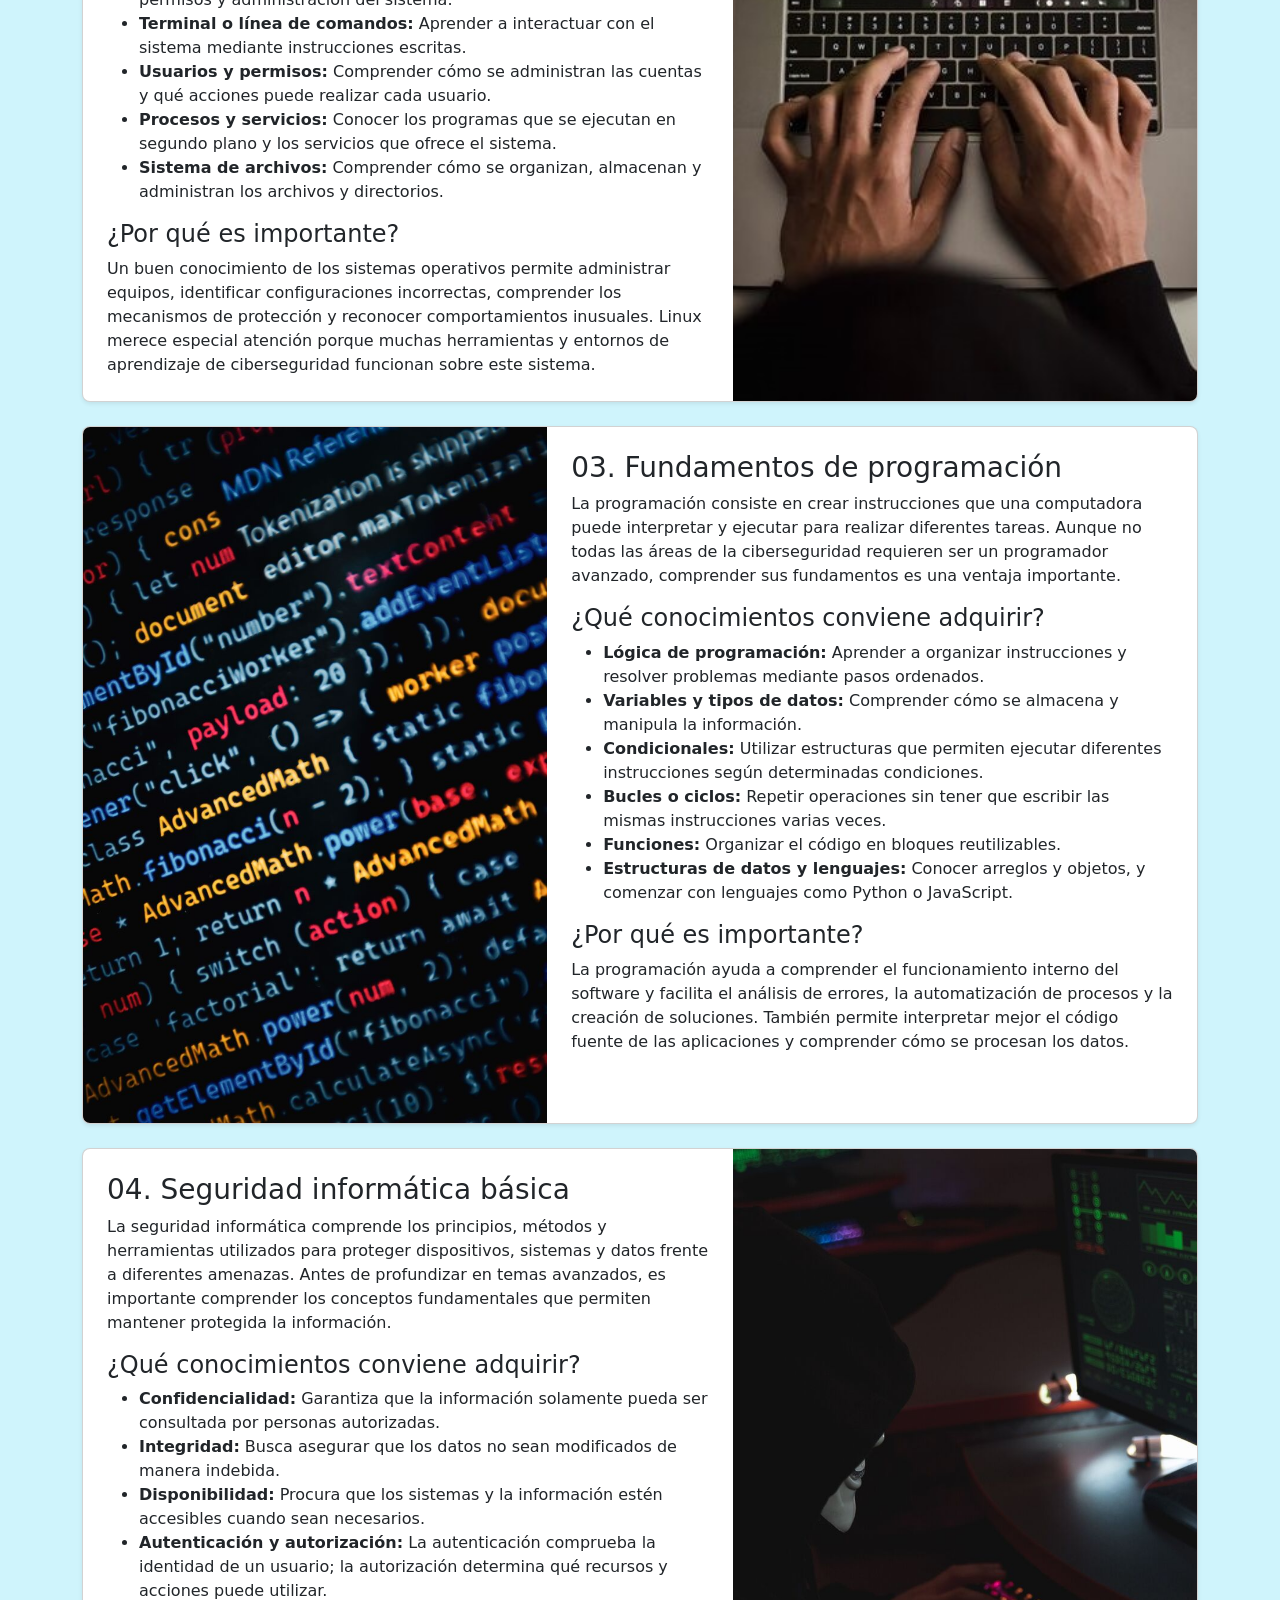
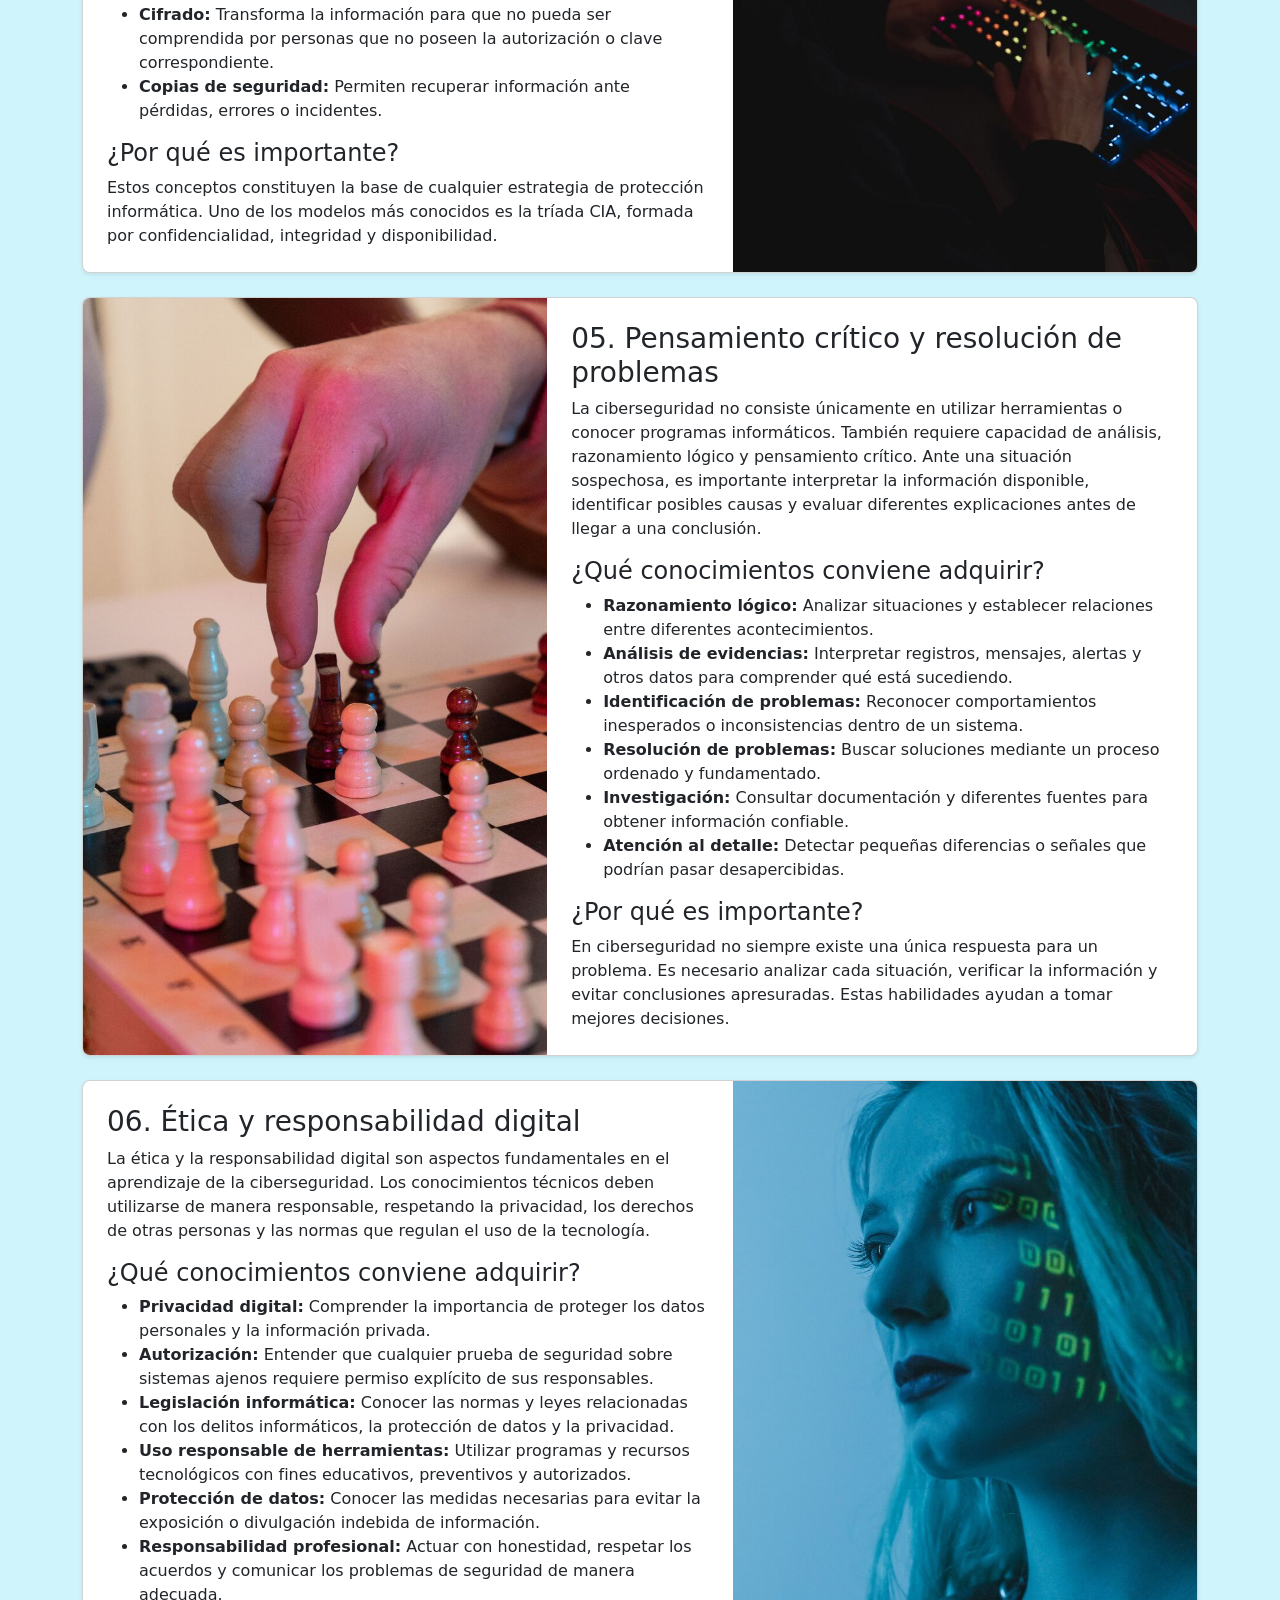
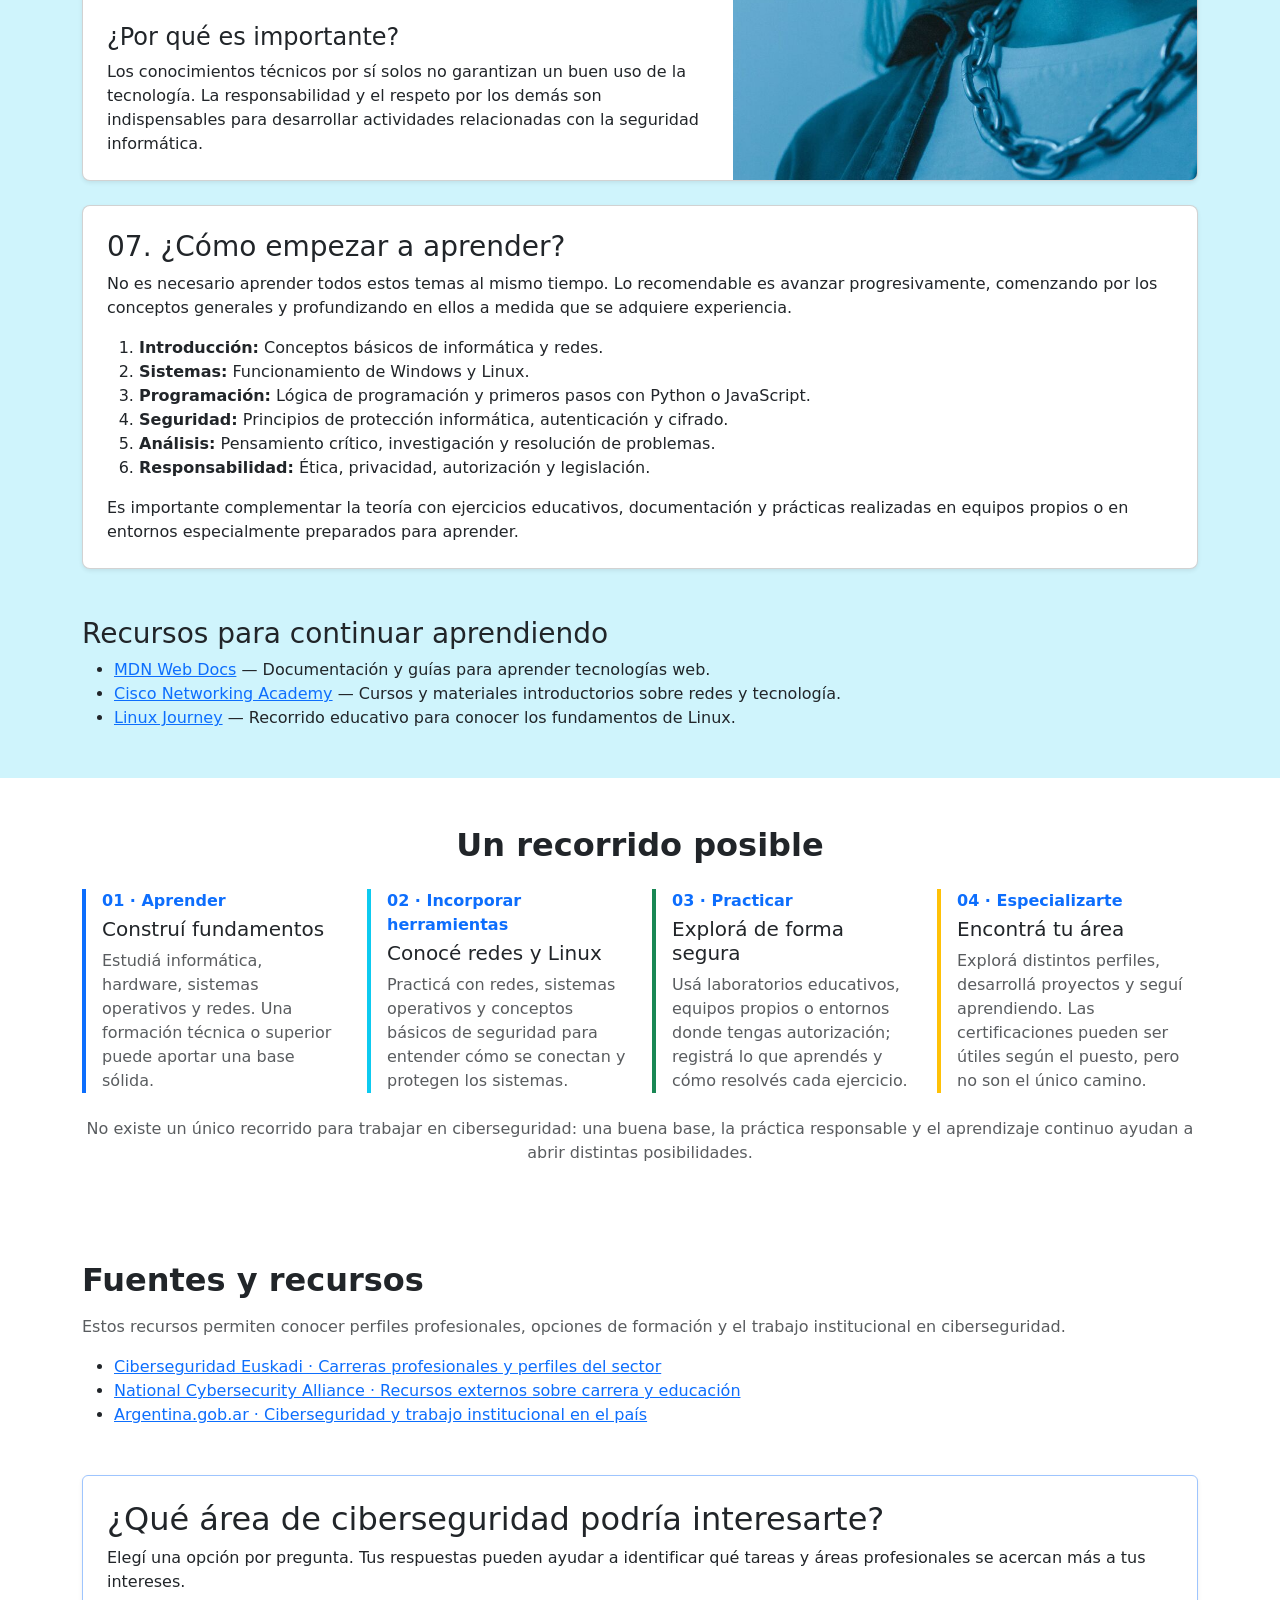
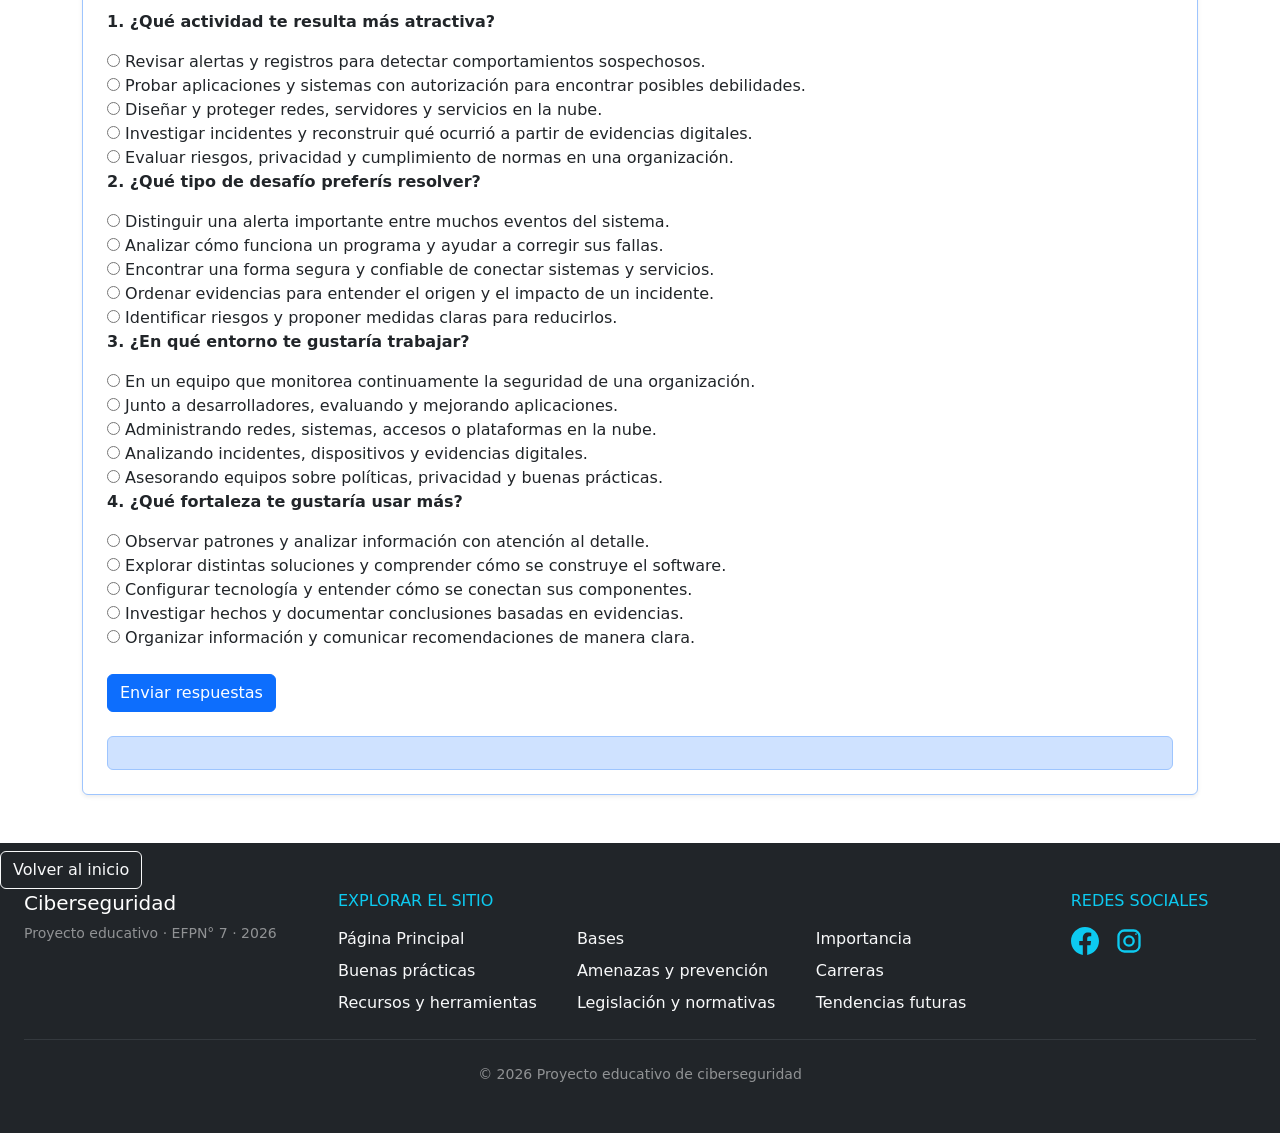
<file: CarrerasCiberseguridad/carreras.html>
<!doctype html>
<html lang="es-AR">
  <head>
    <meta charset="UTF-8" />
    <meta name="viewport" content="width=device-width, initial-scale=1.0" />
    <link
      rel="shortcut icon"
      href="../multimedia/IconoColegiosinFondo.ico"
      type="image/x-icon"
    />
    <title>Carreras en Ciberseguridad</title>
    <link
      href="https://cdn.jsdelivr.net/npm/bootstrap@5.3.8/dist/css/bootstrap.min.css"
      rel="stylesheet"
      integrity="sha384-sRIl4kxILFvY47J16cr9ZwB07vP4J8+LH7qKQnuqkuIAvNWLzeN8tE5YBujZqJLB"
      crossorigin="anonymous"
    />
    <link rel="stylesheet" href="../style.css" />
  </head>
  <body id="inicio">
    <nav
      class="navbar navbar-expand-lg border-bottom sticky-top"
      data-bs-theme="dark"
    >
      <div class="container-fluid">
        <a class="navbar-brand" href="../index.html">
          <img
            src="../multimedia/logoColegioFondoOscuro.jpeg"
            alt="Logo del colegio EFPN° 7"
            width="80"
            height="40"
          />
        </a>
        <button
          class="navbar-toggler"
          type="button"
          data-bs-toggle="collapse"
          data-bs-target="#navbarNav"
          aria-controls="navbarNav"
          aria-expanded="false"
          aria-label="Toggle navigation"
        >
          <span class="navbar-toggler-icon"></span>
        </button>
        <div class="collapse navbar-collapse" id="navbarNav">
          <ul class="navbar-nav flex-wrap align-items-center justify-content-lg-center">
          <li class="nav-item"><a class="nav-link" href="../index.html">Página Principal</a></li>
          <li class="nav-item"><a class="nav-link" href="../ConceptosBasicos/PaginadeConceptosBasicos.html">Bases</a></li>
          <li class="nav-item"><a class="nav-link" href="../ImportanciadeCiberseguridad/importancia.html">Importancia</a></li>
          <li class="nav-item"><a class="nav-link" href="../BuenasPracticas/PaginadeBuenasPracticas.html">Buenas prácticas</a></li>
          <li class="nav-item"><a class="nav-link" href="../AmenazasDiarias/amenazas.html">Amenazas y prevención</a></li>
          <li class="nav-item"><a class="nav-link active" aria-current="page" href="../CarrerasCiberseguridad/carreras.html">Carreras</a></li>
          <li class="nav-item"><a class="nav-link" href="../ProyectoEscolar/herramientas.html">Recursos y herramientas</a></li>
          <li class="nav-item"><a class="nav-link" href="../LegislacionCiberseguridad/legislacion.html">Legislación y normativas</a></li>
                  <li class="nav-item"><a class="nav-link" href="../tendenciasFuturas/TendenciasFuturas.html">Tendencias futuras</a></li>
        </ul>
        </div>
      </div>
    </nav>

    <header class="text-white position-relative cabezaPag">
      <div class="container py-5">
        <div class="row py-4 py-lg-5">
          <div class="col-12 col-lg-8">
            <p class="text-info text-uppercase fw-semibold mb-2">
              Orientación profesional
            </p>
            <h1 class="display-4 fw-bold text-uppercase">
              Carreras en <span class="gradienteT">ciberseguridad</span>
            </h1>
            <p class="lead text-white-50">
              Conocé las áreas y los perfiles que trabajan para proteger
              personas, organizaciones y sistemas digitales, y descubrí qué
              conocimientos pueden ayudarte a empezar.
            </p>
          </div>
        </div>
      </div>
      <small
        class="position-absolute bottom-0 end-0 me-3 mb-2"
        style="color: #aaa"
        >Imagen generada con IA</small
      >
    </header>

    <main>
      <section class="container py-5">
        <div class="row justify-content-center">
          <div class="col-12 col-lg-9 text-center">
            <h2 class="fw-bold mb-3">
              Un campo con muchos caminos
            </h2>
            <p class="fs-5 text-body-secondary mb-0">
              La ciberseguridad combina tecnología, análisis y colaboración para
              proteger sistemas, redes y datos. Hay personas que vigilan
              alertas, otras que evalúan sistemas con autorización y otras que
              asesoran o investigan incidentes. No hace falta saberlo todo desde
              el principio: los conocimientos se construyen y se profundizan
              según el área elegida.
            </p>
          </div>
        </div>
      </section>

      <section class="container pb-5" id="areas">
        <h2 class="text-center fw-bold mb-2">
          Principales áreas profesionales
        </h2>
        <p class="text-center text-body-secondary mb-4">
          Los puestos pueden tener distintos nombres según la organización y
          suelen trabajar en conjunto.
        </p>
        <div class="row gy-2">
          <div class="col-12 col-md-6 col-xl-3">
            <article class="card h-100 border-primary-subtle shadow-sm">
              <div class="card-body">
                <span class="badge text-bg-primary mb-3"
                  >Monitoreo y análisis</span
                >
                <h3 class="h4 card-title">Operaciones de seguridad</h3>
                <ul class="list-group list-group-flush">
                  <li class="list-group-item px-0">
                    <strong
                      >Analista
                      <abbr title="Security Operations Center">SOC</abbr
                      >:</strong
                    >
                    monitorea alertas, revisa registros y reúne información para
                    decidir si una actividad requiere investigación.
                  </li>
                  <li class="list-group-item px-0">
                    <strong>Inteligencia de amenazas:</strong> analiza
                    información sobre riesgos y tendencias para anticipar
                    posibles impactos en la organización.
                  </li>
                  <li class="list-group-item px-0">
                    <strong>Gestión de vulnerabilidades:</strong> registra
                    debilidades, evalúa su importancia y colabora para que se
                    corrijan en orden de prioridad.
                  </li>
                  <li class="list-group-item px-0">
                    <strong
                      >Ingeniería
                      <abbr title="Security Information and Event Management"
                        >SIEM</abbr
                      >:</strong
                    >
                    integra registros de distintas fuentes para facilitar la
                    detección y el análisis de eventos.
                  </li>
                </ul>
              </div>
            </article>
          </div>
          <div class="col-12 col-md-6 col-xl-3">
            <article class="card h-100 border-primary-subtle shadow-sm">
              <div class="card-body">
                <span class="badge text-bg-info mb-3"
                  >Evaluación y software</span
                >
                <h3 class="h4 card-title">Pruebas y desarrollo seguro</h3>
                <ul class="list-group list-group-flush">
                  <li class="list-group-item px-0">
                    <strong>Pentester o hacker ético:</strong> prueba sistemas
                    únicamente con autorización y alcance acordado, documenta
                    hallazgos y recomienda correcciones.
                  </li>
                  <li class="list-group-item px-0">
                    <strong>Equipo Red Team:</strong> simula situaciones
                    controladas para comprobar cómo funcionan las defensas y qué
                    se puede mejorar.
                  </li>
                  <li class="list-group-item px-0">
                    <strong>Seguridad de aplicaciones:</strong> colabora con
                    quienes desarrollan para detectar y prevenir fallas en
                    programas y sitios web.
                  </li>
                  <li class="list-group-item px-0">
                    <strong
                      ><abbr title="Development, Security and Operations"
                        >DevSecOps:</abbr
                      ></strong
                    >
                    incorpora controles y revisiones de seguridad a lo largo del
                    desarrollo y la publicación de software.
                  </li>
                </ul>
              </div>
            </article>
          </div>
          <div class="col-12 col-md-6 col-xl-3">
            <article class="card h-100 border-primary-subtle shadow-sm">
              <div class="card-body">
                <span class="badge text-bg-success mb-3"
                  >Diseño y protección</span
                >
                <h3 class="h4 card-title">Infraestructura segura</h3>
                <ul class="list-group list-group-flush">
                  <li class="list-group-item px-0">
                    <strong>Seguridad de redes:</strong> configura y revisa
                    medidas para proteger conexiones, dispositivos y
                    comunicaciones.
                  </li>
                  <li class="list-group-item px-0">
                    <strong>Seguridad en la nube:</strong> ayuda a configurar
                    accesos y controles para servicios e información alojados en
                    la nube.
                  </li>
                  <li class="list-group-item px-0">
                    <strong>Gestión de identidades:</strong> administra cuentas,
                    permisos y métodos de acceso para que cada persona use solo
                    lo que necesita.
                  </li>
                  <li class="list-group-item px-0">
                    <strong>Administración y arquitectura de seguridad:</strong>
                    mantiene sistemas y controles seguros, y planifica cómo se
                    integran las protecciones.
                  </li>
                </ul>
              </div>
            </article>
          </div>
          <div class="col-12 col-md-6 col-xl-3">
            <article class="card h-100 border-primary-subtle shadow-sm">
              <div class="card-body">
                <span class="badge text-bg-dark mb-3"
                  >Investigación y gestión</span
                >
                <h3 class="h4 card-title">Respuesta y confianza digital</h3>
                <ul class="list-group list-group-flush">
                  <li class="list-group-item px-0">
                    <strong>Respuesta a incidentes:</strong> colabora para
                    entender qué pasó, contener el impacto y ayudar a recuperar
                    los servicios.
                  </li>
                  <li class="list-group-item px-0">
                    <strong>Análisis forense digital:</strong> examina
                    evidencias digitales y registra sus procedimientos para
                    apoyar una investigación.
                  </li>
                  <li class="list-group-item px-0">
                    <strong
                      >Consultoría,
                      <abbr title="Gobernanza, Riesgo y Cumplimiento">GRC</abbr>
                      y auditoría:</strong
                    >
                    evalúa riesgos, revisa controles y propone medidas y
                    políticas acordes a cada organización.
                  </li>
                  <li class="list-group-item px-0">
                    <strong>Privacidad y concientización:</strong> promueve el
                    cuidado de los datos y ayuda a que las personas reconozcan
                    prácticas seguras.
                  </li>
                </ul>
              </div>
            </article>
          </div>
        </div>
      </section>

      <section
        class="bg-info-subtle py-5 conocimientos"
      >
        <div class="container">
          <div class="mb-4">
            <h2 class="fw-bold">
              Conocimientos para empezar en Ciberseguridad
            </h2>
            <p class="lead text-body-secondary">
              Una guía para construir las bases y comprender los principales
              conceptos de la seguridad digital.
            </p>
            <h4>Introducción</h4>
            <p>
              La ciberseguridad es un campo que combina diferentes áreas de la
              informática y la tecnología. Para comenzar a aprender sobre ella,
              no es necesario tener conocimientos avanzados, pero sí es
              recomendable construir una base que permita comprender cómo
              funcionan los dispositivos, las redes, los sistemas y las
              aplicaciones.
            </p>
            <p class="mb-0">
              Estos conocimientos ayudan a entender cómo se protege la
              información, cómo se identifican posibles amenazas y qué medidas
              permiten mantener seguros los entornos digitales. Los temas que
              siguen son una orientación: pueden estudiarse progresivamente y
              complementarse con ejercicios educativos.
            </p>
          </div>

          <div class="d-grid gap-4">
            <article class="card shadow-sm rounded-3 overflow-hidden">
              <div class="row g-0">
                <div class="col-12 col-lg-5">
                  <img
                    class="img-fluid w-100 h-100 object-fit-cover"
                    src="multimedia/redes-800.jpg"
                    alt="Ilustración de una seria de conectores de red"
                    srcset="
                      multimedia/redes-800.jpg   980w,
                      multimedia/redes-1000.jpg 1000w
                    "
                  />
                </div>
                <div class="col-12 col-lg-7">
                  <div class="card-body p-3 p-lg-4">
                    <h3>01. Redes informáticas</h3>
                    <p>
                      Las redes informáticas permiten que diferentes
                      dispositivos se comuniquen entre sí, intercambien
                      información y accedan a servicios disponibles en internet.
                      Comprender su funcionamiento ayuda a entender cómo viajan
                      los datos, cómo se conectan los equipos y de qué manera
                      pueden protegerse las comunicaciones.
                    </p>
                    <h4>¿Qué conocimientos conviene adquirir?</h4>
                    <ul>
                      <li>
                        <strong>Direcciones IP:</strong> Identifican los
                        dispositivos dentro de una red y permiten dirigir la
                        información hacia su destino.
                      </li>
                      <li>
                        <strong>Protocolos de comunicación:</strong> Establecen
                        las reglas que utilizan los dispositivos para
                        intercambiar información. Algunos ejemplos son TCP, UDP,
                        HTTP y HTTPS.
                      </li>
                      <li>
                        <strong>DNS:</strong> Es el sistema que permite traducir
                        nombres de dominio, como google.com, a direcciones IP.
                      </li>
                      <li>
                        <strong>Puertos de comunicación:</strong> Permiten
                        identificar diferentes servicios y aplicaciones que
                        utilizan una conexión de red.
                      </li>
                      <li>
                        <strong>Routers y switches:</strong> Son dispositivos
                        que permiten conectar equipos y administrar el tráfico
                        dentro de las redes.
                      </li>
                      <li>
                        <strong>Modelo OSI:</strong> Representa la comunicación
                        en redes mediante siete capas y facilita comprender cómo
                        se transmiten los datos.
                      </li>
                    </ul>
                    <h4>¿Por qué es importante?</h4>
                    <p class="mb-0">
                      Muchos problemas de seguridad están relacionados con las
                      comunicaciones entre dispositivos. Conocer las redes
                      permite comprender el tráfico de datos, las conexiones
                      seguras, los accesos no autorizados y la protección de la
                      infraestructura informática.
                    </p>
                  </div>
                </div>
              </div>
            </article>

            <article class="card shadow-sm rounded-3 overflow-hidden">
              <div class="row g-0">
                <div class="col-12 col-lg-5 order-1 order-lg-2">
                  <img
                    class="img-fluid w-100 h-100 object-fit-cover"
                    src="multimedia/OS-800.jpg"
                    alt="Ilustración de una terminal con comandos"
                    srcset="
                      multimedia/OS-800.jpg   980w,
                      multimedia/OS-1000.jpg 1000w
                    "
                  />
                </div>
                <div class="col-12 col-lg-7 order-2 order-lg-1">
                  <div class="card-body p-3 p-lg-4">
                    <h3>02. Sistemas operativos</h3>
                    <p>
                      Un sistema operativo es el software principal que
                      administra los recursos de una computadora y permite que
                      los programas funcionen correctamente. En ciberseguridad
                      es importante conocer cómo funciona porque muchas tareas
                      de administración, protección y análisis se realizan
                      directamente sobre él.
                    </p>
                    <h4>¿Qué conocimientos conviene adquirir?</h4>
                    <ul>
                      <li>
                        <strong>Windows:</strong> Conocer su entorno,
                        configuración, administración de usuarios y herramientas
                        de seguridad.
                      </li>
                      <li>
                        <strong>Linux:</strong> Familiarizarse con su
                        funcionamiento, distribución de archivos, permisos y
                        administración del sistema.
                      </li>
                      <li>
                        <strong>Terminal o línea de comandos:</strong> Aprender
                        a interactuar con el sistema mediante instrucciones
                        escritas.
                      </li>
                      <li>
                        <strong>Usuarios y permisos:</strong> Comprender cómo se
                        administran las cuentas y qué acciones puede realizar
                        cada usuario.
                      </li>
                      <li>
                        <strong>Procesos y servicios:</strong> Conocer los
                        programas que se ejecutan en segundo plano y los
                        servicios que ofrece el sistema.
                      </li>
                      <li>
                        <strong>Sistema de archivos:</strong> Comprender cómo se
                        organizan, almacenan y administran los archivos y
                        directorios.
                      </li>
                    </ul>
                    <h4>¿Por qué es importante?</h4>
                    <p class="mb-0">
                      Un buen conocimiento de los sistemas operativos permite
                      administrar equipos, identificar configuraciones
                      incorrectas, comprender los mecanismos de protección y
                      reconocer comportamientos inusuales. Linux merece especial
                      atención porque muchas herramientas y entornos de
                      aprendizaje de ciberseguridad funcionan sobre este
                      sistema.
                    </p>
                  </div>
                </div>
              </div>
            </article>

            <article class="card shadow-sm rounded-3 overflow-hidden">
              <div class="row g-0">
                <div class="col-12 col-lg-5">
                  <img
                    class="img-fluid w-100 h-100 object-fit-cover"
                    src="multimedia/Programacion-1000.jpg"
                    alt="Ilustración con un ejemplo de código de programación"
                    srcset="
                      multimedia/Programacion-800.jpg   980w,
                      multimedia/Programacion-1000.jpg 1000w
                    "
                  />
                </div>
                <div class="col-12 col-lg-7">
                  <div class="card-body p-3 p-lg-4">
                    <h3>03. Fundamentos de programación</h3>
                    <p>
                      La programación consiste en crear instrucciones que una
                      computadora puede interpretar y ejecutar para realizar
                      diferentes tareas. Aunque no todas las áreas de la
                      ciberseguridad requieren ser un programador avanzado,
                      comprender sus fundamentos es una ventaja importante.
                    </p>
                    <h4>¿Qué conocimientos conviene adquirir?</h4>
                    <ul>
                      <li>
                        <strong>Lógica de programación:</strong> Aprender a
                        organizar instrucciones y resolver problemas mediante
                        pasos ordenados.
                      </li>
                      <li>
                        <strong>Variables y tipos de datos:</strong> Comprender
                        cómo se almacena y manipula la información.
                      </li>
                      <li>
                        <strong>Condicionales:</strong> Utilizar estructuras que
                        permiten ejecutar diferentes instrucciones según
                        determinadas condiciones.
                      </li>
                      <li>
                        <strong>Bucles o ciclos:</strong> Repetir operaciones
                        sin tener que escribir las mismas instrucciones varias
                        veces.
                      </li>
                      <li>
                        <strong>Funciones:</strong> Organizar el código en
                        bloques reutilizables.
                      </li>
                      <li>
                        <strong>Estructuras de datos y lenguajes:</strong>
                        Conocer arreglos y objetos, y comenzar con lenguajes
                        como Python o JavaScript.
                      </li>
                    </ul>
                    <h4>¿Por qué es importante?</h4>
                    <p class="mb-0">
                      La programación ayuda a comprender el funcionamiento
                      interno del software y facilita el análisis de errores, la
                      automatización de procesos y la creación de soluciones.
                      También permite interpretar mejor el código fuente de las
                      aplicaciones y comprender cómo se procesan los datos.
                    </p>
                  </div>
                </div>
              </div>
            </article>

            <article class="card shadow-sm rounded-3 overflow-hidden">
              <div class="row g-0">
                <div class="col-12 col-lg-5 order-1 order-lg-2">
                  <img
                    class="img-fluid w-100 h-100 object-fit-cover"
                    src="multimedia/Seguridad-1000.jpg"
                    alt="hacker escribiendo código"
                    srcset="
                      multimedia/Seguridad-800.jpg   980w,
                      multimedia/Seguridad-1000.jpg 1000w
                    "
                  />
                </div>
                <div class="col-12 col-lg-7 order-2 order-lg-1">
                  <div class="card-body p-3 p-lg-4">
                    <h3>04. Seguridad informática básica</h3>
                    <p>
                      La seguridad informática comprende los principios, métodos
                      y herramientas utilizados para proteger dispositivos,
                      sistemas y datos frente a diferentes amenazas. Antes de
                      profundizar en temas avanzados, es importante comprender
                      los conceptos fundamentales que permiten mantener
                      protegida la información.
                    </p>
                    <h4>¿Qué conocimientos conviene adquirir?</h4>
                    <ul>
                      <li>
                        <strong>Confidencialidad:</strong> Garantiza que la
                        información solamente pueda ser consultada por personas
                        autorizadas.
                      </li>
                      <li>
                        <strong>Integridad:</strong> Busca asegurar que los
                        datos no sean modificados de manera indebida.
                      </li>
                      <li>
                        <strong>Disponibilidad:</strong> Procura que los
                        sistemas y la información estén accesibles cuando sean
                        necesarios.
                      </li>
                      <li>
                        <strong>Autenticación y autorización:</strong> La
                        autenticación comprueba la identidad de un usuario; la
                        autorización determina qué recursos y acciones puede
                        utilizar.
                      </li>
                      <li>
                        <strong>Cifrado:</strong> Transforma la información para
                        que no pueda ser comprendida por personas que no poseen
                        la autorización o clave correspondiente.
                      </li>
                      <li>
                        <strong>Copias de seguridad:</strong> Permiten recuperar
                        información ante pérdidas, errores o incidentes.
                      </li>
                    </ul>
                    <h4>¿Por qué es importante?</h4>
                    <p class="mb-0">
                      Estos conceptos constituyen la base de cualquier
                      estrategia de protección informática. Uno de los modelos
                      más conocidos es la tríada CIA, formada por
                      confidencialidad, integridad y disponibilidad.
                    </p>
                  </div>
                </div>
              </div>
            </article>

            <article class="card shadow-sm rounded-3 overflow-hidden">
              <div class="row g-0">
                <div class="col-12 col-lg-5">
                  <img
                    class="img-fluid w-100 h-100 object-fit-cover"
                    src="multimedia/Pensamiento_Critico-800.jpg"
                    alt="piezas de ajedrez"
                    srcset="
                      multimedia/Pensamiento_Critico-800.jpg   980w,
                      multimedia/Pensamiento_Critico-1000.jpg 1000w
                    "
                  />
                </div>
                <div class="col-12 col-lg-7">
                  <div class="card-body p-3 p-lg-4">
                    <h3>05. Pensamiento crítico y resolución de problemas</h3>
                    <p>
                      La ciberseguridad no consiste únicamente en utilizar
                      herramientas o conocer programas informáticos. También
                      requiere capacidad de análisis, razonamiento lógico y
                      pensamiento crítico. Ante una situación sospechosa, es
                      importante interpretar la información disponible,
                      identificar posibles causas y evaluar diferentes
                      explicaciones antes de llegar a una conclusión.
                    </p>
                    <h4>¿Qué conocimientos conviene adquirir?</h4>
                    <ul>
                      <li>
                        <strong>Razonamiento lógico:</strong> Analizar
                        situaciones y establecer relaciones entre diferentes
                        acontecimientos.
                      </li>
                      <li>
                        <strong>Análisis de evidencias:</strong> Interpretar
                        registros, mensajes, alertas y otros datos para
                        comprender qué está sucediendo.
                      </li>
                      <li>
                        <strong>Identificación de problemas:</strong> Reconocer
                        comportamientos inesperados o inconsistencias dentro de
                        un sistema.
                      </li>
                      <li>
                        <strong>Resolución de problemas:</strong> Buscar
                        soluciones mediante un proceso ordenado y fundamentado.
                      </li>
                      <li>
                        <strong>Investigación:</strong> Consultar documentación
                        y diferentes fuentes para obtener información confiable.
                      </li>
                      <li>
                        <strong>Atención al detalle:</strong> Detectar pequeñas
                        diferencias o señales que podrían pasar desapercibidas.
                      </li>
                    </ul>
                    <h4>¿Por qué es importante?</h4>
                    <p class="mb-0">
                      En ciberseguridad no siempre existe una única respuesta
                      para un problema. Es necesario analizar cada situación,
                      verificar la información y evitar conclusiones
                      apresuradas. Estas habilidades ayudan a tomar mejores
                      decisiones.
                    </p>
                  </div>
                </div>
              </div>
            </article>

            <article class="card shadow-sm rounded-3 overflow-hidden">
              <div class="row g-0">
                <div class="col-12 col-lg-5 order-1 order-lg-2">
                  <img
                    class="img-fluid w-100 h-100 object-fit-cover"
                    src="multimedia/etica-800.jpg"
                    alt="imagen de rostro con numeros y símbolos de código binario"
                    srcset="
                      multimedia/etica-800.jpg   980w,
                      multimedia/etica-1000.jpg 1000w
                    "
                  />
                </div>
                <div class="col-12 col-lg-7 order-2 order-lg-1">
                  <div class="card-body p-3 p-lg-4">
                    <h3>06. Ética y responsabilidad digital</h3>
                    <p>
                      La ética y la responsabilidad digital son aspectos
                      fundamentales en el aprendizaje de la ciberseguridad. Los
                      conocimientos técnicos deben utilizarse de manera
                      responsable, respetando la privacidad, los derechos de
                      otras personas y las normas que regulan el uso de la
                      tecnología.
                    </p>
                    <h4>¿Qué conocimientos conviene adquirir?</h4>
                    <ul>
                      <li>
                        <strong>Privacidad digital:</strong> Comprender la
                        importancia de proteger los datos personales y la
                        información privada.
                      </li>
                      <li>
                        <strong>Autorización:</strong> Entender que cualquier
                        prueba de seguridad sobre sistemas ajenos requiere
                        permiso explícito de sus responsables.
                      </li>
                      <li>
                        <strong>Legislación informática:</strong> Conocer las
                        normas y leyes relacionadas con los delitos
                        informáticos, la protección de datos y la privacidad.
                      </li>
                      <li>
                        <strong>Uso responsable de herramientas:</strong>
                        Utilizar programas y recursos tecnológicos con fines
                        educativos, preventivos y autorizados.
                      </li>
                      <li>
                        <strong>Protección de datos:</strong> Conocer las
                        medidas necesarias para evitar la exposición o
                        divulgación indebida de información.
                      </li>
                      <li>
                        <strong>Responsabilidad profesional:</strong> Actuar con
                        honestidad, respetar los acuerdos y comunicar los
                        problemas de seguridad de manera adecuada.
                      </li>
                    </ul>
                    <h4>¿Por qué es importante?</h4>
                    <p class="mb-0">
                      Los conocimientos técnicos por sí solos no garantizan un
                      buen uso de la tecnología. La responsabilidad y el respeto
                      por los demás son indispensables para desarrollar
                      actividades relacionadas con la seguridad informática.
                    </p>
                  </div>
                </div>
              </div>
            </article>

            <article class="card shadow-sm rounded-3 overflow-hidden">
              <div class="card-body p-3 p-lg-4">
                <h3>07. ¿Cómo empezar a aprender?</h3>
                <p>
                  No es necesario aprender todos estos temas al mismo tiempo. Lo
                  recomendable es avanzar progresivamente, comenzando por los
                  conceptos generales y profundizando en ellos a medida que se
                  adquiere experiencia.
                </p>
                <ol>
                  <li>
                    <strong>Introducción:</strong> Conceptos básicos de
                    informática y redes.
                  </li>
                  <li>
                    <strong>Sistemas:</strong> Funcionamiento de Windows y
                    Linux.
                  </li>
                  <li>
                    <strong>Programación:</strong> Lógica de programación y
                    primeros pasos con Python o JavaScript.
                  </li>
                  <li>
                    <strong>Seguridad:</strong> Principios de protección
                    informática, autenticación y cifrado.
                  </li>
                  <li>
                    <strong>Análisis:</strong> Pensamiento crítico,
                    investigación y resolución de problemas.
                  </li>
                  <li>
                    <strong>Responsabilidad:</strong> Ética, privacidad,
                    autorización y legislación.
                  </li>
                </ol>
                <p class="mb-0">
                  Es importante complementar la teoría con ejercicios
                  educativos, documentación y prácticas realizadas en equipos
                  propios o en entornos especialmente preparados para aprender.
                </p>
              </div>
            </article>
          </div>

          <div class="mt-5">
            <h3>Recursos para continuar aprendiendo</h3>
            <ul class="mb-0">
              <li>
                <a
                  href="https://developer.mozilla.org/es/docs/Web"
                  target="_blank"
                  rel="noopener noreferrer"
                  >MDN Web Docs</a
                >
                — Documentación y guías para aprender tecnologías web.
              </li>
              <li>
                <a
                  href="https://www.netacad.com/"
                  target="_blank"
                  rel="noopener noreferrer"
                  >Cisco Networking Academy</a
                >
                — Cursos y materiales introductorios sobre redes y tecnología.
              </li>
              <li>
                <a
                  href="https://www.linuxjourney.com/"
                  target="_blank"
                  rel="noopener noreferrer"
                  >Linux Journey</a
                >
                — Recorrido educativo para conocer los fundamentos de Linux.
              </li>
            </ul>
          </div>
        </div>
      </section>

      <section class="container py-5">
        <h2 class="text-center fw-bold mb-4">
          Un recorrido posible
        </h2>
        <div class="row g-4">
          <div class="col-12 col-md-6 col-lg-3">
            <div class="border-start border-4 border-primary ps-3 h-100">
              <p class="text-primary fw-bold mb-1">01 · Aprender</p>
              <h3 class="h5">Construí fundamentos</h3>
              <p class="text-body-secondary mb-0">
                Estudiá informática, hardware, sistemas operativos y redes. Una
                formación técnica o superior puede aportar una base sólida.
              </p>
            </div>
          </div>
          <div class="col-12 col-md-6 col-lg-3">
            <div class="border-start border-4 border-info ps-3 h-100">
              <p class="text-primary fw-bold mb-1">
                02 · Incorporar herramientas
              </p>
              <h3 class="h5">Conocé redes y Linux</h3>
              <p class="text-body-secondary mb-0">
                Practicá con redes, sistemas operativos y conceptos básicos de
                seguridad para entender cómo se conectan y protegen los
                sistemas.
              </p>
            </div>
          </div>
          <div class="col-12 col-md-6 col-lg-3">
            <div class="border-start border-4 border-success ps-3 h-100">
              <p class="text-primary fw-bold mb-1">03 · Practicar</p>
              <h3 class="h5">Explorá de forma segura</h3>
              <p class="text-body-secondary mb-0">
                Usá laboratorios educativos, equipos propios o entornos donde
                tengas autorización; registrá lo que aprendés y cómo resolvés
                cada ejercicio.
              </p>
            </div>
          </div>
          <div class="col-12 col-md-6 col-lg-3">
            <div class="border-start border-4 border-warning ps-3 h-100">
              <p class="text-primary fw-bold mb-1">04 · Especializarte</p>
              <h3 class="h5">Encontrá tu área</h3>
              <p class="text-body-secondary mb-0">
                Explorá distintos perfiles, desarrollá proyectos y seguí
                aprendiendo. Las certificaciones pueden ser útiles según el
                puesto, pero no son el único camino.
              </p>
            </div>
          </div>
        </div>
        <p class="text-center text-body-secondary mt-4 mb-0">
          No existe un único recorrido para trabajar en ciberseguridad: una
          buena base, la práctica responsable y el aprendizaje continuo ayudan a
          abrir distintas posibilidades.
        </p>
      </section>
    </main>

    <section class="container py-5">
      <h2 class="fw-bold mb-3">Fuentes y recursos</h2>
      <p class="text-body-secondary">
        Estos recursos permiten conocer perfiles profesionales, opciones de
        formación y el trabajo institucional en ciberseguridad.
      </p>
      <ul class="mb-0">
        <li>
          <a
            href="https://ciberseguridad.euskadi.eus/futuro-ciberseguridad/carreras-profesionales/"
            target="_blank"
            rel="noopener noreferrer"
            >Ciberseguridad Euskadi · Carreras profesionales y perfiles del
            sector</a
          >
        </li>
        <li>
          <a
            href="https://www.staysafeonline.org/es/recursos/carrera-y-educacion/recursos-externos"
            target="_blank"
            rel="noopener noreferrer"
            >National Cybersecurity Alliance · Recursos externos sobre carrera y
            educación</a
          >
        </li>
        <li>
          <a
            href="https://www.argentina.gob.ar/ciberseguridad"
            target="_blank"
            rel="noopener noreferrer"
            >Argentina.gob.ar · Ciberseguridad y trabajo institucional en el
            país</a
          >
        </li>
      </ul>
    </section>

    <section class="container pb-5">
      <div class="card border-primary-subtle shadow-sm">
        <div class="card-body p-3 p-lg-4">
          <form id="formulario">
            <h2>¿Qué área de ciberseguridad podría interesarte?</h2>
            <p>
              Elegí una opción por pregunta. Tus respuestas pueden ayudar a
              identificar qué tareas y áreas profesionales se acercan más a tus
              intereses.
            </p>
            <p><strong>1. ¿Qué actividad te resulta más atractiva?</strong></p>

            <input class="opcion1" type="radio" name="pregunta1" value="SOC" required id="op1" />
            <label for="op1"
              >Revisar alertas y registros para detectar comportamientos
              sospechosos.</label
            >
            <br />

            <input class="opcion1" type="radio" name="pregunta1" value="Pentesting" id="op2" />
            <label for="op2"
              >Probar aplicaciones y sistemas con autorización para encontrar
              posibles debilidades.</label
            >
            <br />

            <input class="opcion1" type="radio" name="pregunta1" value="Infraestructura" id="op3" />
            <label for="op3"
              >Diseñar y proteger redes, servidores y servicios en la
              nube.</label
            >
            <br />

            <input class="opcion1" type="radio" name="pregunta1" value="Forense" id="op4" />
            <label for="op4"
              >Investigar incidentes y reconstruir qué ocurrió a partir de
              evidencias digitales.</label
            >
            <br />

            <input class="opcion1" type="radio" name="pregunta1" value="GRC" id="op5" />
            <label for="op5"
              >Evaluar riesgos, privacidad y cumplimiento de normas en una
              organización.</label
            >

            <p><strong>2. ¿Qué tipo de desafío preferís resolver?</strong></p>

            <input class="opcion2" type="radio" name="pregunta2" value="SOC" required id="op6" />
            <label for="op6"
              >Distinguir una alerta importante entre muchos eventos del
              sistema.</label
            >
            <br />

            <input class="opcion2" type="radio" name="pregunta2" value="Pentesting" id="op7" />
            <label for="op7"
              >Analizar cómo funciona un programa y ayudar a corregir sus
              fallas.</label
            >
            <br />

            <input class="opcion2" type="radio" name="pregunta2" value="Infraestructura" id="op8" />
            <label for="op8"
              >Encontrar una forma segura y confiable de conectar sistemas y
              servicios.</label
            >
            <br />

            <input class="opcion2" type="radio" name="pregunta2" value="Forense" id="op9" />
            <label for="op9"
              >Ordenar evidencias para entender el origen y el impacto de un
              incidente.</label
            >
            <br />

            <input class="opcion2" type="radio" name="pregunta2" value="GRC" id="op10" />
            <label for="op10"
              >Identificar riesgos y proponer medidas claras para
              reducirlos.</label
            >

            <p><strong>3. ¿En qué entorno te gustaría trabajar?</strong></p>

            <input class="opcion3" type="radio" name="pregunta3" value="SOC" required id="op11" />
            <label for="op11">En un equipo que monitorea continuamente la seguridad de una
              organización.</label>
            <br/>

            <input class="opcion3" type="radio" name="pregunta3" value="Pentesting" id="op12" />
            <label for="op12">Junto a desarrolladores, evaluando y mejorando
              aplicaciones.</label
            >
            <br/>

            <input class="opcion3" type="radio" name="pregunta3" value="Infraestructura" id="op13" />
            <label for="op13"
              >Administrando redes, sistemas, accesos o plataformas en la
              nube.</label
            >
            <br />

            <input class="opcion3" type="radio" name="pregunta3" value="Forense" id="op14" />
            <label for="op14"
              >Analizando incidentes, dispositivos y evidencias
              digitales.</label
            >
            <br />

            <input class="opcion3" type="radio" name="pregunta3" value="GRC" id="op15" />
            <label for="op15"
              >Asesorando equipos sobre políticas, privacidad y buenas
              prácticas.</label
            >

            <p><strong>4. ¿Qué fortaleza te gustaría usar más?</strong></p>

            <input class="opcion4" type="radio" name="pregunta4" value="SOC" required id="op16" />
            <label for="op16"
              >Observar patrones y analizar información con atención al
              detalle.</label
            >
            <br />

            <input class="opcion4" type="radio" name="pregunta4" value="Pentesting" id="op17" />
            <label for="op17"
              >Explorar distintas soluciones y comprender cómo se construye el
              software.</label
            >
            <br />

            <input class="opcion4" type="radio" name="pregunta4" value="Infraestructura" id="op18" />
            <label for="op18">Configurar tecnología y entender cómo se conectan sus
              componentes.</label
            >
            <br />

            <input class="opcion4" type="radio" name="pregunta4" value="Forense" id="op19" />
            <label for="op19">Investigar hechos y documentar conclusiones basadas en
              evidencias.</label>
            <br />

            <input class="opcion4" type="radio" name="pregunta4" value="GRC" id="op20" />
            <label for="op20">Organizar información y comunicar recomendaciones de manera clara.</label
            >
            <br/><br/>
            <button class="btn btn-primary" type="submit">Enviar respuestas</button>
          </form>
          <div id="resultado" class="alert alert-primary mt-4 mb-0" role="status" aria-live="polite"></div>
        </div>
      </div>
    </section>

    <footer class="bg-dark text-white-50 py-5 position-relative">
      <a class="btn btn-outline-light position-absolute top-0 mt-2" href="#inicio">Volver al inicio</a>
      <div class="container-fluid px-4">
        <div class="row g-4">
          <div class="col-12 col-lg-3">
            <h2 class="h5 text-white">Ciberseguridad</h2>
            <p class="small mb-0">Proyecto educativo · EFPN° 7 · 2026</p>
          </div>
          <nav class="col-12 col-lg-7" aria-label="Páginas del sitio">
            <h2 class="h6 text-uppercase text-info mb-3">Explorar el sitio</h2>
            <ul class="list-unstyled row row-cols-1 row-cols-sm-2 row-cols-xl-3 g-2 mb-0">
              <li class="col"><a class="link-light link-underline-opacity-0 link-underline-opacity-100-hover" href="../index.html">Página Principal</a></li>
              <li class="col"><a class="link-light link-underline-opacity-0 link-underline-opacity-100-hover" href="../ConceptosBasicos/PaginadeConceptosBasicos.html">Bases</a></li>
              <li class="col"><a class="link-light link-underline-opacity-0 link-underline-opacity-100-hover" href="../ImportanciadeCiberseguridad/importancia.html">Importancia</a></li>
              <li class="col"><a class="link-light link-underline-opacity-0 link-underline-opacity-100-hover" href="../BuenasPracticas/PaginadeBuenasPracticas.html">Buenas prácticas</a></li>
              <li class="col"><a class="link-light link-underline-opacity-0 link-underline-opacity-100-hover" href="../AmenazasDiarias/amenazas.html">Amenazas y prevención</a></li>
              <li class="col"><a class="link-light link-underline-opacity-0 link-underline-opacity-100-hover" href="../CarrerasCiberseguridad/carreras.html" aria-current="page">Carreras</a></li>
              <li class="col"><a class="link-light link-underline-opacity-0 link-underline-opacity-100-hover" href="../ProyectoEscolar/herramientas.html">Recursos y herramientas</a></li>
              <li class="col"><a class="link-light link-underline-opacity-0 link-underline-opacity-100-hover" href="../LegislacionCiberseguridad/legislacion.html">Legislación y normativas</a></li>
                          <li class="col"><a class="link-light link-underline-opacity-0 link-underline-opacity-100-hover" href="../tendenciasFuturas/TendenciasFuturas.html">Tendencias futuras</a></li>
            </ul>
          </nav>
          <div class="col-12 col-lg-2">
            <h2 class="h6 text-uppercase text-info mb-3">Redes sociales</h2>
            <div class="d-flex gap-3">
              <a
                class="link-info"
                href="https://www.facebook.com/escfp7/?locale=es_LA"
                target="_blank"
                rel="noopener noreferrer"
                aria-label="Facebook"
                title="Facebook"
              >
                <svg
                  xmlns="http://www.w3.org/2000/svg"
                  width="28"
                  height="28"
                  fill="currentColor"
                  viewBox="0 0 24 24"
                  aria-hidden="true"
                >
                  <path
                    d="M24 12.073C24 5.405 18.627 0 12 0S0 5.405 0 12.073c0 6.019 4.388 11.018 10.125 11.927v-8.437H7.078v-3.49h3.047V9.41c0-3.025 1.792-4.697 4.533-4.697 1.312 0 2.686.236 2.686.236v2.953h-1.513c-1.49 0-1.956.93-1.956 1.885v2.26h3.328l-.532 3.49h-2.796V24C19.612 23.091 24 18.092 24 12.073Z"
                  />
                </svg>
              </a>
              <a
                class="link-info"
                href="https://www.instagram.com/efp7ok/?hl=es"
                target="_blank"
                rel="noopener noreferrer"
                aria-label="Instagram"
                title="Instagram"
              >
                <svg
                  xmlns="http://www.w3.org/2000/svg"
                  width="28"
                  height="28"
                  fill="none"
                  stroke="currentColor"
                  stroke-width="2"
                  viewBox="0 0 24 24"
                  aria-hidden="true"
                >
                  <rect x="3" y="3" width="18" height="18" rx="5" />
                  <circle cx="12" cy="12" r="4" />
                  <circle
                    cx="18"
                    cy="6"
                    r=".75"
                    fill="currentColor"
                    stroke="none"
                  />
                </svg>
              </a>
            </div>
          </div>
        </div>
        <hr class="border-secondary my-4" />
        <p class="small text-center mb-0">
          © 2026 Proyecto educativo de ciberseguridad
        </p>
      </div>
    </footer>
	<script src="carreras.js"></script>
    <script
      src="https://cdn.jsdelivr.net/npm/bootstrap@5.3.8/dist/js/bootstrap.bundle.min.js"
      integrity="sha384-FKyoEForCGlyvwx9Hj09JcYn3nv7wiPVlz7YYwJrWVcXK/BmnVDxM+D2scQbITxI"
      crossorigin="anonymous"
    ></script>
  </body>
</html>
</file>
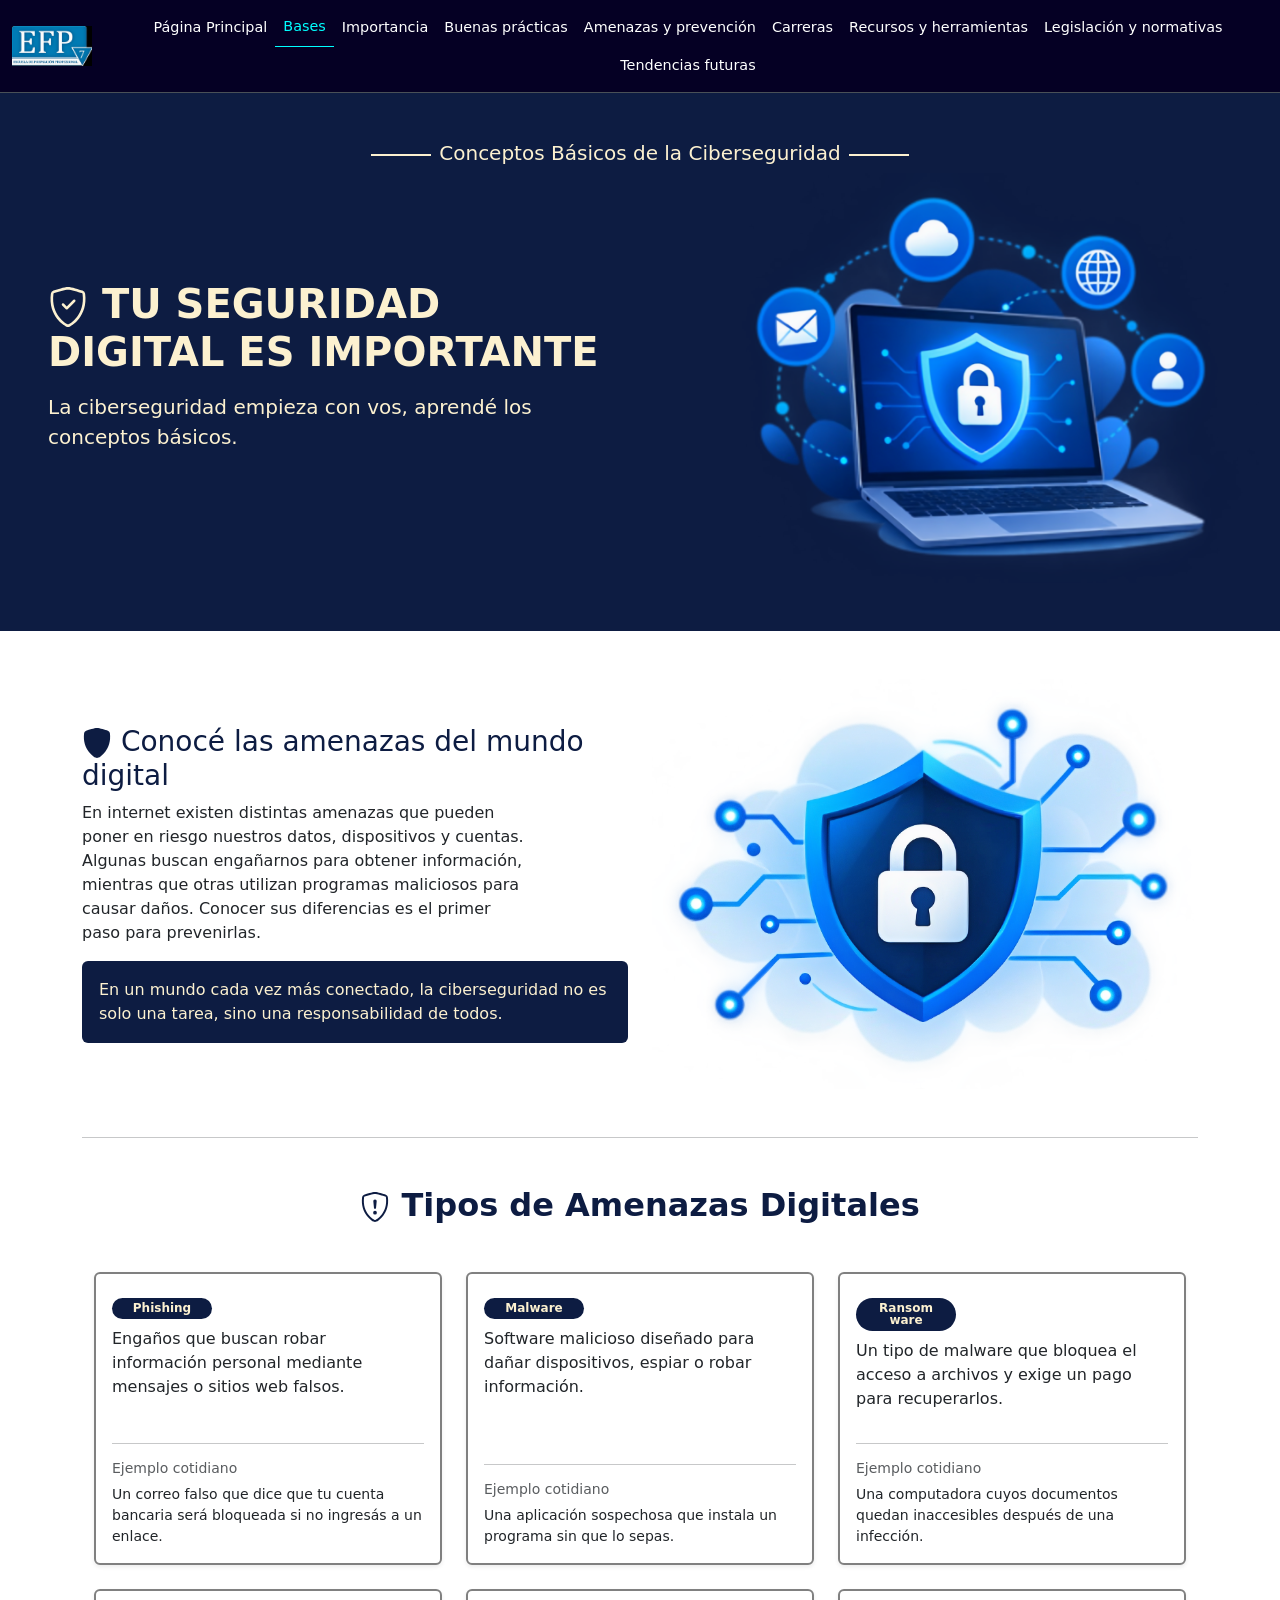
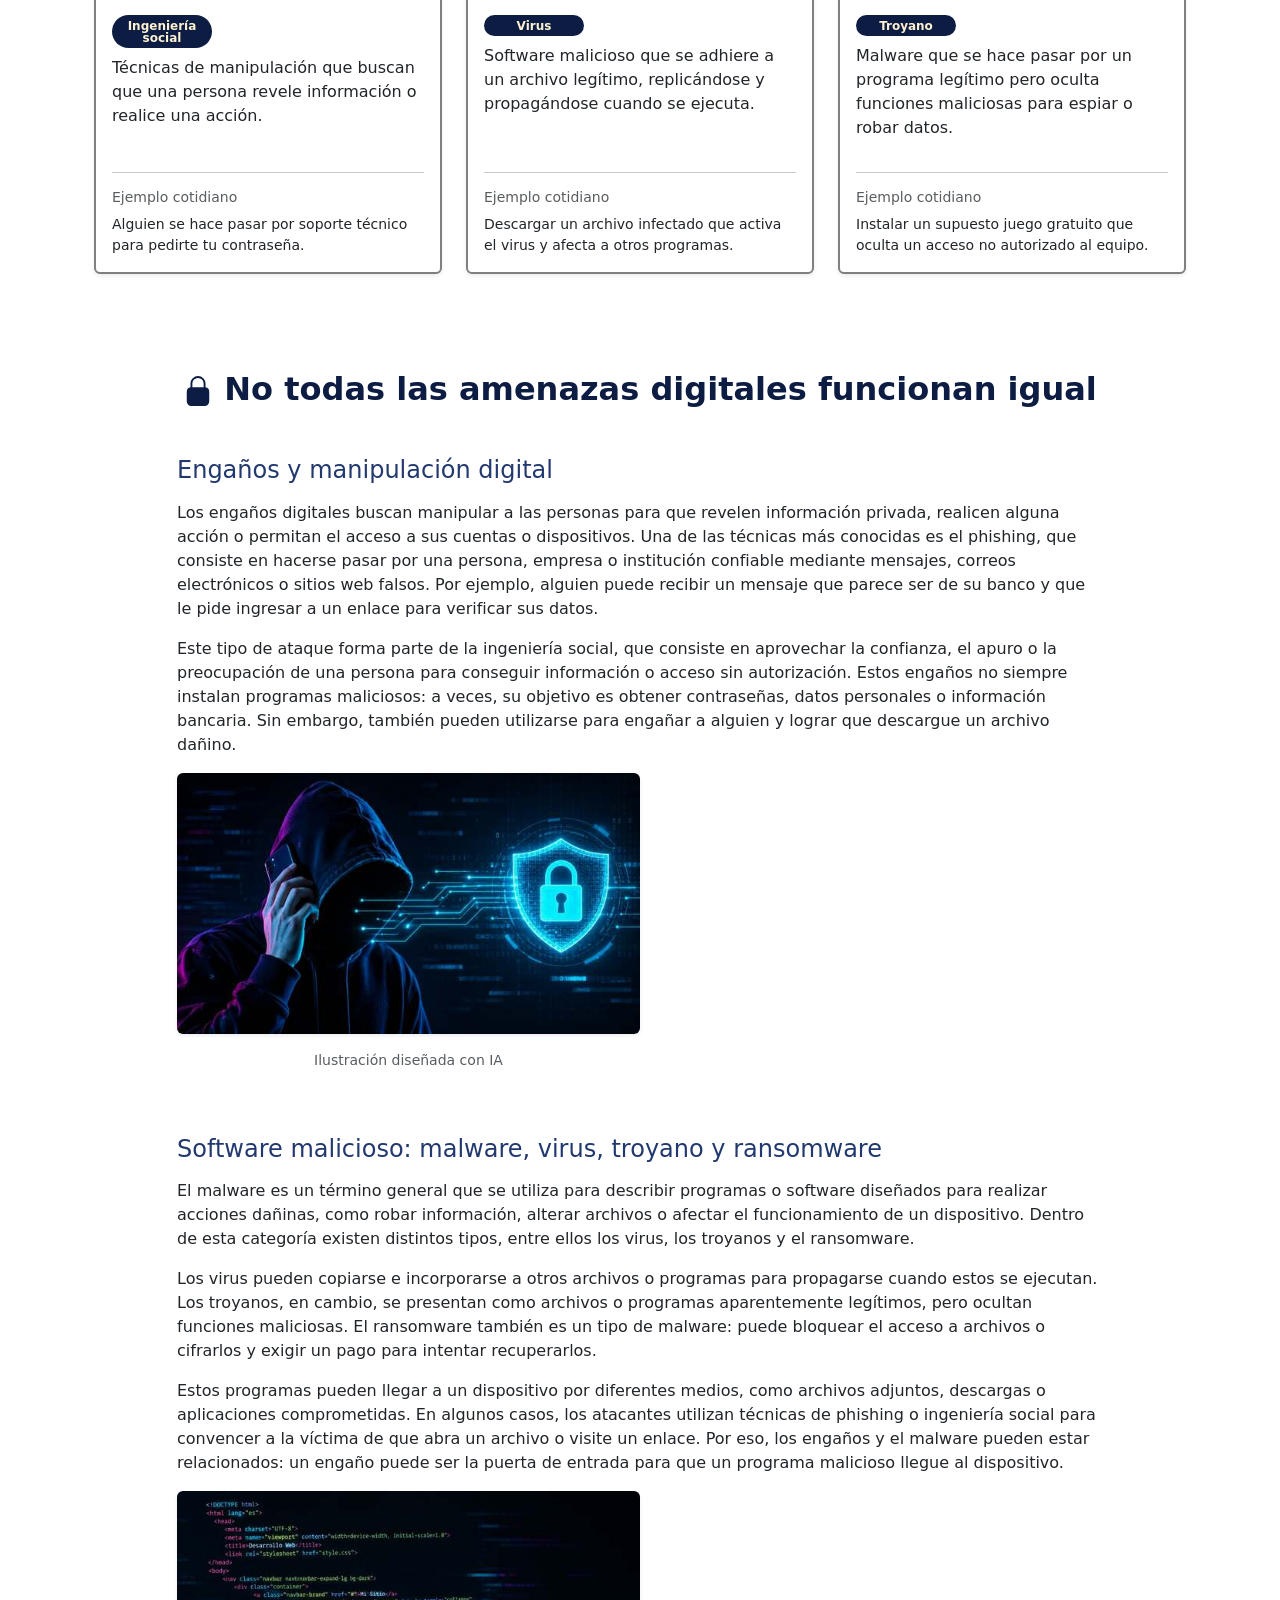
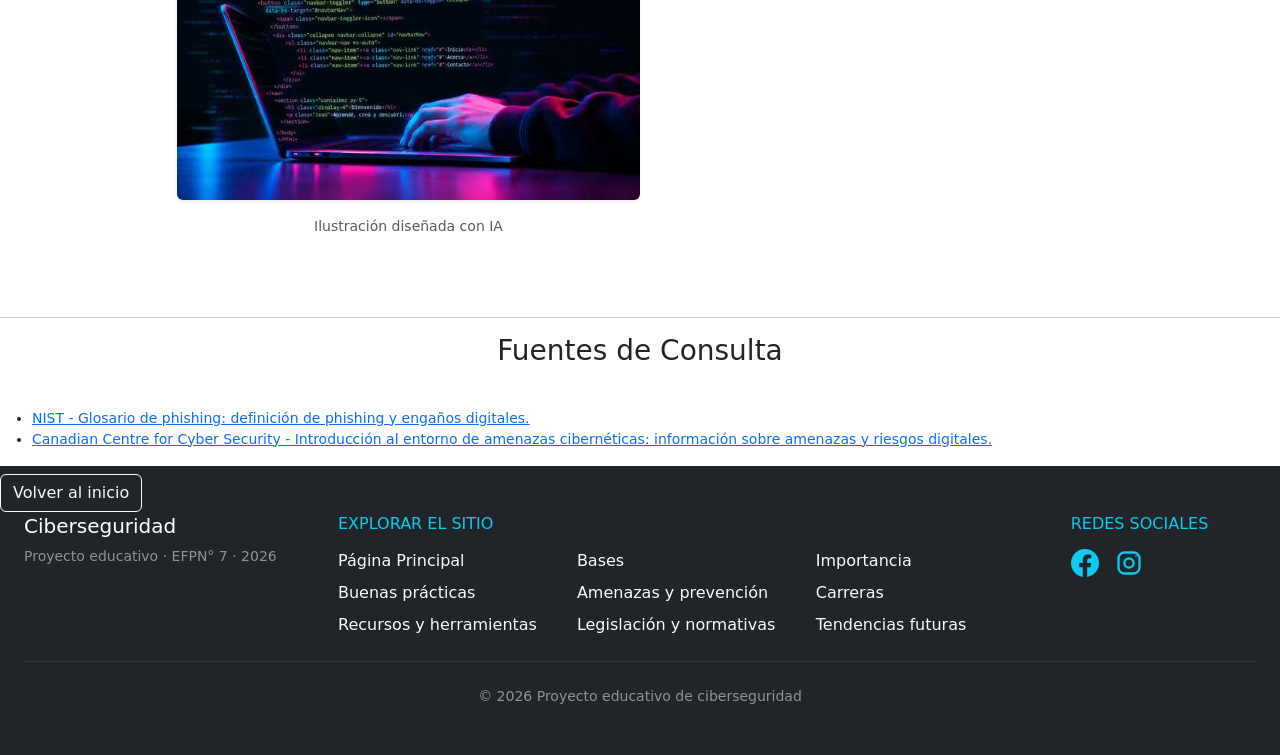
<file: ConceptosBasicos/PaginadeConceptosBasicos.html>
<!doctype html>
<html lang="es-AR">
  <head>
    <meta charset="UTF-8" />
    <meta name="viewport" content="width=device-width, initial-scale=1.0" />
    <link rel="shortcut icon" href="../multimedia/IconoColegiosinFondo.ico" type="image/x-icon" />
    <title>Conceptos de Ciberseguridad</title>
    <link
      href="https://cdn.jsdelivr.net/npm/bootstrap@5.3.8/dist/css/bootstrap.min.css"
      rel="stylesheet"
      integrity="sha384-sRIl4kxILFvY47J16cr9ZwB07vP4J8+LH7qKQnuqkuIAvNWLzeN8tE5YBujZqJLB"
      crossorigin="anonymous"
    />
    <link rel="stylesheet" href="../style.css" />
    <link rel="stylesheet" href="PaginadeConceptosBasicos.css" />
  </head>
  <body id="inicio">
    <header class="sticky-top">
      <nav class="navbar navbar-expand-lg border-bottom sticky-top" data-bs-theme="dark">
      <div class="container-fluid">
        <a class="navbar-brand" href="../index.html">
          <img src="../multimedia/logoColegioFondoOscuro.jpeg" alt="Logo del colegio EFPN° 7" width="80" height="40" />
        </a>
        <button
          class="navbar-toggler"
          type="button"
          data-bs-toggle="collapse"
          data-bs-target="#navbarNav"
          aria-controls="navbarNav"
          aria-expanded="false"
          aria-label="Toggle navigation"
        >
          <span class="navbar-toggler-icon"></span>
        </button>
        <div class="collapse navbar-collapse" id="navbarNav">
          <ul class="navbar-nav flex-wrap align-items-center justify-content-lg-center">
          <li class="nav-item"><a class="nav-link" href="../index.html">Página Principal</a></li>
          <li class="nav-item"><a class="nav-link active" aria-current="page" href="../ConceptosBasicos/PaginadeConceptosBasicos.html">Bases</a></li>
          <li class="nav-item"><a class="nav-link" href="../ImportanciadeCiberseguridad/importancia.html">Importancia</a></li>
          <li class="nav-item"><a class="nav-link" href="../BuenasPracticas/PaginadeBuenasPracticas.html">Buenas prácticas</a></li>
          <li class="nav-item"><a class="nav-link" href="../AmenazasDiarias/amenazas.html">Amenazas y prevención</a></li>
          <li class="nav-item"><a class="nav-link" href="../CarrerasCiberseguridad/carreras.html">Carreras</a></li>
          <li class="nav-item"><a class="nav-link" href="../ProyectoEscolar/herramientas.html">Recursos y herramientas</a></li>
          <li class="nav-item"><a class="nav-link" href="../LegislacionCiberseguridad/legislacion.html">Legislación y normativas</a></li>
                  <li class="nav-item"><a class="nav-link" href="../tendenciasFuturas/TendenciasFuturas.html">Tendencias futuras</a></li>
        </ul>
        </div>
      </div>
    </nav>
    </header>

    <main class="pt-0">
      <div class="container-fluid colorfondo py-5">
        <div class="centrar">
          <span class="linea mx-2 mb-1"></span>
          <h5>Conceptos Básicos de la Ciberseguridad</h5>
          <span class="linea mx-2 mb-1"></span>
        </div>  
        <div class="row align-items-center">
          <div class="col-12 col-md-6 mb-4 mb-md-0 ps-5">
            <h1 class="card-title fw-bold display-6 mb-3 titulo-p2">
              <svg
                xmlns="http://www.w3.org/2000/svg"
                width="40"
                height="40"
                fill="currentColor"
                class="bi bi-shield-check"
                viewBox="0 0 16 16"
              >
                <path
                  d="M5.338 1.59a61 61 0 0 0-2.837.856.48.48 0 0 0-.328.39c-.554 4.157.726 7.19 2.253 9.188a10.7 10.7 0 0 0 2.287 2.233c.346.244.652.42.893.533q.18.085.293.118a1 1 0 0 0 .101.025 1 1 0 0 0 .1-.025q.114-.034.294-.118c.24-.113.547-.29.893-.533a10.7 10.7 0 0 0 2.287-2.233c1.527-1.997 2.807-5.031 2.253-9.188a.48.48 0 0 0-.328-.39c-.651-.213-1.75-.56-2.837-.855C9.552 1.29 8.531 1.067 8 1.067c-.53 0-1.552.223-2.662.524zM5.072.56C6.157.265 7.31 0 8 0s1.843.265 2.928.56c1.11.3 2.229.655 2.887.87a1.54 1.54 0 0 1 1.044 1.262c.596 4.477-.787 7.795-2.465 9.99a11.8 11.8 0 0 1-2.517 2.453 7 7 0 0 1-1.048.625c-.28.132-.581.24-.829.24s-.548-.108-.829-.24a7 7 0 0 1-1.048-.625 11.8 11.8 0 0 1-2.517-2.453C1.928 10.487.545 7.169 1.141 2.692A1.54 1.54 0 0 1 2.185 1.43 63 63 0 0 1 5.072.56"
                />
                <path
                  d="M10.854 5.146a.5.5 0 0 1 0 .708l-3 3a.5.5 0 0 1-.708 0l-1.5-1.5a.5.5 0 1 1 .708-.708L7.5 7.793l2.646-2.647a.5.5 0 0 1 .708 0"
                />
              </svg>
              TU SEGURIDAD DIGITAL ES IMPORTANTE
            </h1>
            <p class="card-text fs-5 mb-4 titulo-p2">
              La ciberseguridad empieza con vos, aprendé los conceptos básicos.
            </p>
          </div>

          <div class="col-12 col-md-6 text-center">
            <img
              src="imagenparatitulo.png"
              class="img-fluid"
              alt="Ilustración de ciberseguridad en red"
            />
          </div>
        </div>
      </div>

      <div class="container py-5">
        <div class="row align-items-center">
          <div class="col-12 col-md-6 mb-4 mb-md-0">
            <h3 class="titulo">
              <svg
                xmlns="http://www.w3.org/2000/svg"
                width="30"
                height="30"
                fill="currentColor"
                class="bi bi-shield-fill"
                viewBox="0 0 16 16"
              >
                <path
                  d="M5.072.56C6.157.265 7.31 0 8 0s1.843.265 2.928.56c1.11.3 2.229.655 2.887.87a1.54 1.54 0 0 1 1.044 1.262c.596 4.477-.787 7.795-2.465 9.99a11.8 11.8 0 0 1-2.517 2.453 7 7 0 0 1-1.048.625c-.28.132-.581.24-.829.24s-.548-.108-.829-.24a7 7 0 0 1-1.048-.625 11.8 11.8 0 0 1-2.517-2.453C1.928 10.487.545 7.169 1.141 2.692A1.54 1.54 0 0 1 2.185 1.43 63 63 0 0 1 5.072.56"
                />
              </svg>
              Conocé las amenazas del mundo digital
            </h3>
            <p class="mi-tarjeta">
              En internet existen distintas amenazas que pueden poner en riesgo
              nuestros datos, dispositivos y cuentas. Algunas buscan engañarnos
              para obtener información, mientras que otras utilizan programas
              maliciosos para causar daños. Conocer sus diferencias es el primer
              paso para prevenirlas.
            </p>
            <div class="alert colorfondo mb-0" role="alert">
              En un mundo cada vez más conectado, la ciberseguridad no es solo
              una tarea, sino una responsabilidad de todos.
            </div>
          </div>

          <div class="col-12 col-md-6 text-center">
            <img
              src="escudodeciberseguridad.png"
              class="img-fluid"
              alt="Escudo de ciberseguridad"
            />
          </div>
        </div>

        <hr class="my-5" />

        <div class="container">
          <h2 class="text-center mb-5 fw-bold titulo">
            <svg
              xmlns="http://www.w3.org/2000/svg"
              width="30"
              height="30"
              fill="currentColor"
              class="bi bi-shield-exclamation"
              viewBox="0 0 16 16"
            >
              <path
                d="M5.338 1.59a61 61 0 0 0-2.837.856.48.48 0 0 0-.328.39c-.554 4.157.726 7.19 2.253 9.188a10.7 10.7 0 0 0 2.287 2.233c.346.244.652.42.893.533q.18.085.293.118a1 1 0 0 0 .101.025 1 1 0 0 0 .1-.025q.114-.034.294-.118c.24-.113.547-.29.893-.533a10.7 10.7 0 0 0 2.287-2.233c1.527-1.997 2.807-5.031 2.253-9.188a.48.48 0 0 0-.328-.39c-.651-.213-1.75-.56-2.837-.855C9.552 1.29 8.531 1.067 8 1.067c-.53 0-1.552.223-2.662.524zM5.072.56C6.157.265 7.31 0 8 0s1.843.265 2.928.56c1.11.3 2.229.655 2.887.87a1.54 1.54 0 0 1 1.044 1.262c.596 4.477-.787 7.795-2.465 9.99a11.8 11.8 0 0 1-2.517 2.453 7 7 0 0 1-1.048.625c-.28.132-.581.24-.829.24s-.548-.108-.829-.24a7 7 0 0 1-1.048-.625 11.8 11.8 0 0 1-2.517-2.453C1.928 10.487.545 7.169 1.141 2.692A1.54 1.54 0 0 1 2.185 1.43 63 63 0 0 1 5.072.56"
              />
              <path
                d="M7.001 11a1 1 0 1 1 2 0 1 1 0 0 1-2 0M7.1 4.995a.905.905 0 1 1 1.8 0l-.35 3.507a.553.553 0 0 1-1.1 0z"
              />
            </svg>
            Tipos de Amenazas Digitales
          </h2>
          <div class="row justify-content-center g-4">
            <div class="col-12 col-md-6 col-lg-4">
              <div class="card h-100 shadow-sm border-pr">
                <div class="card-body d-flex flex-column">
                  <h5 class="card-title mt-2 colorfondo rounded-5 badge w-30">
                    Phishing
                  </h5>
                  <p class="card-text flex-grow-1">
                    Engaños que buscan robar información personal mediante
                    mensajes o sitios web falsos.
                  </p>
                  <hr />
                  <h6 class="text-muted small">Ejemplo cotidiano</h6>
                  <p class="small mb-0">
                    Un correo falso que dice que tu cuenta bancaria será
                    bloqueada si no ingresás a un enlace.
                  </p>
                </div>
              </div>
            </div>

            <div class="col-12 col-md-6 col-lg-4">
              <div class="card h-100 shadow-sm border-pr">
                <div class="card-body d-flex flex-column">
                  <h5 class="card-title mt-2 colorfondo rounded-5 badge w-30">
                    Malware
                  </h5>
                  <p class="card-text flex-grow-1">
                    Software malicioso diseñado para dañar dispositivos, espiar
                    o robar información.
                  </p>
                  <hr />
                  <h6 class="text-muted small">Ejemplo cotidiano</h6>
                  <p class="small mb-0">
                    Una aplicación sospechosa que instala un programa sin que lo
                    sepas.
                  </p>
                </div>
              </div>
            </div>

            <div class="col-12 col-md-6 col-lg-4">
              <div class="card h-100 shadow-sm border-pr">
                <div class="card-body d-flex flex-column">
                  <h5 class="card-title mt-2 colorfondo rounded-5 badge w-30">
                    Ransom<br />ware
                  </h5>
                  <p class="card-text flex-grow-1">
                    Un tipo de malware que bloquea el acceso a archivos y exige
                    un pago para recuperarlos.
                  </p>
                  <hr />
                  <h6 class="text-muted small">Ejemplo cotidiano</h6>
                  <p class="small mb-0">
                    Una computadora cuyos documentos quedan inaccesibles después
                    de una infección.
                  </p>
                </div>
              </div>
            </div>

            <div class="col-12 col-md-6 col-lg-4">
              <div class="card h-100 shadow-sm border-pr">
                <div class="card-body d-flex flex-column">
                  <h5 class="card-title mt-2 colorfondo rounded-5 badge w-30">
                    Ingeniería<br />social
                  </h5>
                  <p class="card-text flex-grow-1">
                    Técnicas de manipulación que buscan que una persona revele
                    información o realice una acción.
                  </p>
                  <hr />
                  <h6 class="text-muted small">Ejemplo cotidiano</h6>
                  <p class="small mb-0">
                    Alguien se hace pasar por soporte técnico para pedirte tu
                    contraseña.
                  </p>
                </div>
              </div>
            </div>

            <div class="col-12 col-md-6 col-lg-4">
              <div class="card h-100 shadow-sm border-pr">
                <div class="card-body d-flex flex-column">
                  <h5 class="card-title mt-2 colorfondo rounded-5 badge w-30">
                    Virus
                  </h5>
                  <p class="card-text flex-grow-1">
                    Software malicioso que se adhiere a un archivo legítimo,
                    replicándose y propagándose cuando se ejecuta.
                  </p>
                  <hr />
                  <h6 class="text-muted small">Ejemplo cotidiano</h6>
                  <p class="small mb-0">
                    Descargar un archivo infectado que activa el virus y afecta
                    a otros programas.
                  </p>
                </div>
              </div>
            </div>

            <div class="col-12 col-md-6 col-lg-4">
              <div class="card h-100 shadow-sm border-pr">
                <div class="card-body d-flex flex-column">
                  <h5 class="card-title mt-2 colorfondo rounded-5 badge w-30">
                    Troyano
                  </h5>
                  <p class="card-text flex-grow-1">
                    Malware que se hace pasar por un programa legítimo pero
                    oculta funciones maliciosas para espiar o robar datos.
                  </p>
                  <hr />
                  <h6 class="text-muted small">Ejemplo cotidiano</h6>
                  <p class="small mb-0">
                    Instalar un supuesto juego gratuito que oculta un acceso no
                    autorizado al equipo.
                  </p>
                </div>
              </div>
            </div>
          </div>
        </div>

        <div class="row justify-content-center mt-5 pt-5">
          <div class="col-12 col-lg-10">
            <h2 class="text-center mb-5 fw-bold titulo">
              <svg
                xmlns="http://www.w3.org/2000/svg"
                width="30"
                height="30"
                fill="currentColor"
                class="bi bi-lock-fill"
                viewBox="0 0 16 16"
              >
                <path
                  fill-rule="evenodd"
                  d="M8 0a4 4 0 0 1 4 4v2.05a2.5 2.5 0 0 1 2 2.45v5a2.5 2.5 0 0 1-2.5 2.5h-7A2.5 2.5 0 0 1 2 13.5v-5a2.5 2.5 0 0 1 2-2.45V4a4 4 0 0 1 4-4m0 1a3 3 0 0 0-3 3v2h6V4a3 3 0 0 0-3-3"
                />
              </svg>
              No todas las amenazas digitales funcionan igual
            </h2>

            <div class="mb-5">
              <h3 class="h4 titulo2 mb-3">Engaños y manipulación digital</h3>
              <p class="text-dark">
                Los engaños digitales buscan manipular a las personas para que
                revelen información privada, realicen alguna acción o permitan
                el acceso a sus cuentas o dispositivos. Una de las técnicas más
                conocidas es el phishing, que consiste en hacerse pasar por una
                persona, empresa o institución confiable mediante mensajes,
                correos electrónicos o sitios web falsos. Por ejemplo, alguien
                puede recibir un mensaje que parece ser de su banco y que le
                pide ingresar a un enlace para verificar sus datos.
              </p>
              <p class="text-dark">
                Este tipo de ataque forma parte de la ingeniería social, que
                consiste en aprovechar la confianza, el apuro o la preocupación
                de una persona para conseguir información o acceso sin
                autorización. Estos engaños no siempre instalan programas
                maliciosos: a veces, su objetivo es obtener contraseñas, datos
                personales o información bancaria. Sin embargo, también pueden
                utilizarse para engañar a alguien y lograr que descargue un
                archivo dañino.
              </p>
              <div
                class="col-md-6 text-center d-flex flex-column align-items-center"
              >
                <figure class="figure">
                  <img
                    src="imagentema1.jpg"
                    class="figure-img img-fluid rounded shadow-sm"
                    alt="inslutracion sobre estafas digitales"
                  />
                  <figcaption class="figure-caption text-center mt-2">
                    Ilustración diseñada con IA
                    <a href="" target="_blank" class="text-decoration-none"></a>
                  </figcaption>
                </figure>
              </div>
            </div>

            <div>
              <h3 class="h4 titulo2 mb-3">
                Software malicioso: malware, virus, troyano y ransomware
              </h3>
              <p class="text-dark">
                El malware es un término general que se utiliza para describir
                programas o software diseñados para realizar acciones dañinas,
                como robar información, alterar archivos o afectar el
                funcionamiento de un dispositivo. Dentro de esta categoría
                existen distintos tipos, entre ellos los virus, los troyanos y
                el ransomware.
              </p>
              <p class="text-dark">
                Los virus pueden copiarse e incorporarse a otros archivos o
                programas para propagarse cuando estos se ejecutan. Los
                troyanos, en cambio, se presentan como archivos o programas
                aparentemente legítimos, pero ocultan funciones maliciosas. El
                ransomware también es un tipo de malware: puede bloquear el
                acceso a archivos o cifrarlos y exigir un pago para intentar
                recuperarlos.
              </p>
              <p class="text-dark">
                Estos programas pueden llegar a un dispositivo por diferentes
                medios, como archivos adjuntos, descargas o aplicaciones
                comprometidas. En algunos casos, los atacantes utilizan técnicas
                de phishing o ingeniería social para convencer a la víctima de
                que abra un archivo o visite un enlace. Por eso, los engaños y
                el malware pueden estar relacionados: un engaño puede ser la
                puerta de entrada para que un programa malicioso llegue al
                dispositivo.
              </p>
              <div
                class="col-md-6 text-center d-flex flex-column align-items-center"
              >
                <figure class="figure">
                  <img
                    src="imagentema2.jpg"
                    class="figure-img img-fluid rounded shadow-sm"
                    alt="inslutracion sobre estafas digitales"
                  />
                  <figcaption class="figure-caption text-center mt-2">
                    Ilustración diseñada con IA
                  </figcaption>
                </figure>
              </div>
            </div>
          </div>
        </div>
      </div>
    </main>

    <hr />

    <h3 class="pb-3 text-center">Fuentes de Consulta</h3>
    <ul class="mt-4 small">
      <li>
        <a href="https://csrc.nist.gov/glossary/term/phishing" target="_blank"
          >NIST - Glosario de phishing: definición de phishing y engaños digitales.</a
        >
      </li>
      <li>
        <a
          href="https://www.cyber.gc.ca/en/guidance/introduction-cyber-threat-environment"
          target="_blank"
          >Canadian Centre for Cyber Security - Introducción al entorno de amenazas cibernéticas: información sobre amenazas y riesgos digitales.
        </a>
      </li>
    </ul>

      <footer class="bg-dark text-white-50 py-5 position-relative">
        <a class="btn btn-outline-light position-absolute top-0 mt-2" href="#inicio">Volver al inicio</a>
      <div class="container-fluid px-4">
        <div class="row g-4">
          <div class="col-12 col-lg-3">
            <h2 class="h5 text-white">Ciberseguridad</h2>
            <p class="small mb-0">Proyecto educativo · EFPN° 7 · 2026</p>
          </div>
          <nav class="col-12 col-lg-7" aria-label="Páginas del sitio">
            <h2 class="h6 text-uppercase text-info mb-3">Explorar el sitio</h2>
            <ul class="list-unstyled row row-cols-1 row-cols-sm-2 row-cols-xl-3 g-2 mb-0">
              <li class="col"><a class="link-light link-underline-opacity-0 link-underline-opacity-100-hover" href="../index.html">Página Principal</a></li>
              <li class="col"><a class="link-light link-underline-opacity-0 link-underline-opacity-100-hover" href="../ConceptosBasicos/PaginadeConceptosBasicos.html" aria-current="page">Bases</a></li>
              <li class="col"><a class="link-light link-underline-opacity-0 link-underline-opacity-100-hover" href="../ImportanciadeCiberseguridad/importancia.html">Importancia</a></li>
              <li class="col"><a class="link-light link-underline-opacity-0 link-underline-opacity-100-hover" href="../BuenasPracticas/PaginadeBuenasPracticas.html">Buenas prácticas</a></li>
              <li class="col"><a class="link-light link-underline-opacity-0 link-underline-opacity-100-hover" href="../AmenazasDiarias/amenazas.html">Amenazas y prevención</a></li>
              <li class="col"><a class="link-light link-underline-opacity-0 link-underline-opacity-100-hover" href="../CarrerasCiberseguridad/carreras.html">Carreras</a></li>
              <li class="col"><a class="link-light link-underline-opacity-0 link-underline-opacity-100-hover" href="../ProyectoEscolar/herramientas.html">Recursos y herramientas</a></li>
              <li class="col"><a class="link-light link-underline-opacity-0 link-underline-opacity-100-hover" href="../LegislacionCiberseguridad/legislacion.html">Legislación y normativas</a></li>
                          <li class="col"><a class="link-light link-underline-opacity-0 link-underline-opacity-100-hover" href="../tendenciasFuturas/TendenciasFuturas.html">Tendencias futuras</a></li>
            </ul>
          </nav>
          <div class="col-12 col-lg-2">
            <h2 class="h6 text-uppercase text-info mb-3">Redes sociales</h2>
            <div class="d-flex gap-3">
              <a class="link-info" href="https://www.facebook.com/escfp7/?locale=es_LA" target="_blank" rel="noopener noreferrer" aria-label="Facebook" title="Facebook">
                <svg xmlns="http://www.w3.org/2000/svg" width="28" height="28" fill="currentColor" viewBox="0 0 24 24" aria-hidden="true">
                  <path d="M24 12.073C24 5.405 18.627 0 12 0S0 5.405 0 12.073c0 6.019 4.388 11.018 10.125 11.927v-8.437H7.078v-3.49h3.047V9.41c0-3.025 1.792-4.697 4.533-4.697 1.312 0 2.686.236 2.686.236v2.953h-1.513c-1.49 0-1.956.93-1.956 1.885v2.26h3.328l-.532 3.49h-2.796V24C19.612 23.091 24 18.092 24 12.073Z" />
                </svg>
              </a>
              <a class="link-info" href="https://www.instagram.com/efp7ok/?hl=es" target="_blank" rel="noopener noreferrer" aria-label="Instagram" title="Instagram">
                <svg xmlns="http://www.w3.org/2000/svg" width="28" height="28" fill="none" stroke="currentColor" stroke-width="2" viewBox="0 0 24 24" aria-hidden="true">
                  <rect x="3" y="3" width="18" height="18" rx="5" />
                  <circle cx="12" cy="12" r="4" />
                  <circle cx="18" cy="6" r=".75" fill="currentColor" stroke="none" />
                </svg>
              </a>
            </div>
          </div>
        </div>
        <hr class="border-secondary my-4" />
        <p class="small text-center mb-0">© 2026 Proyecto educativo de ciberseguridad</p>
      </div>
    </footer>
    <script src="https://cdn.jsdelivr.net/npm/bootstrap@5.3.3/dist/js/bootstrap.bundle.min.js"></script>
  </body>
</html>
</file>
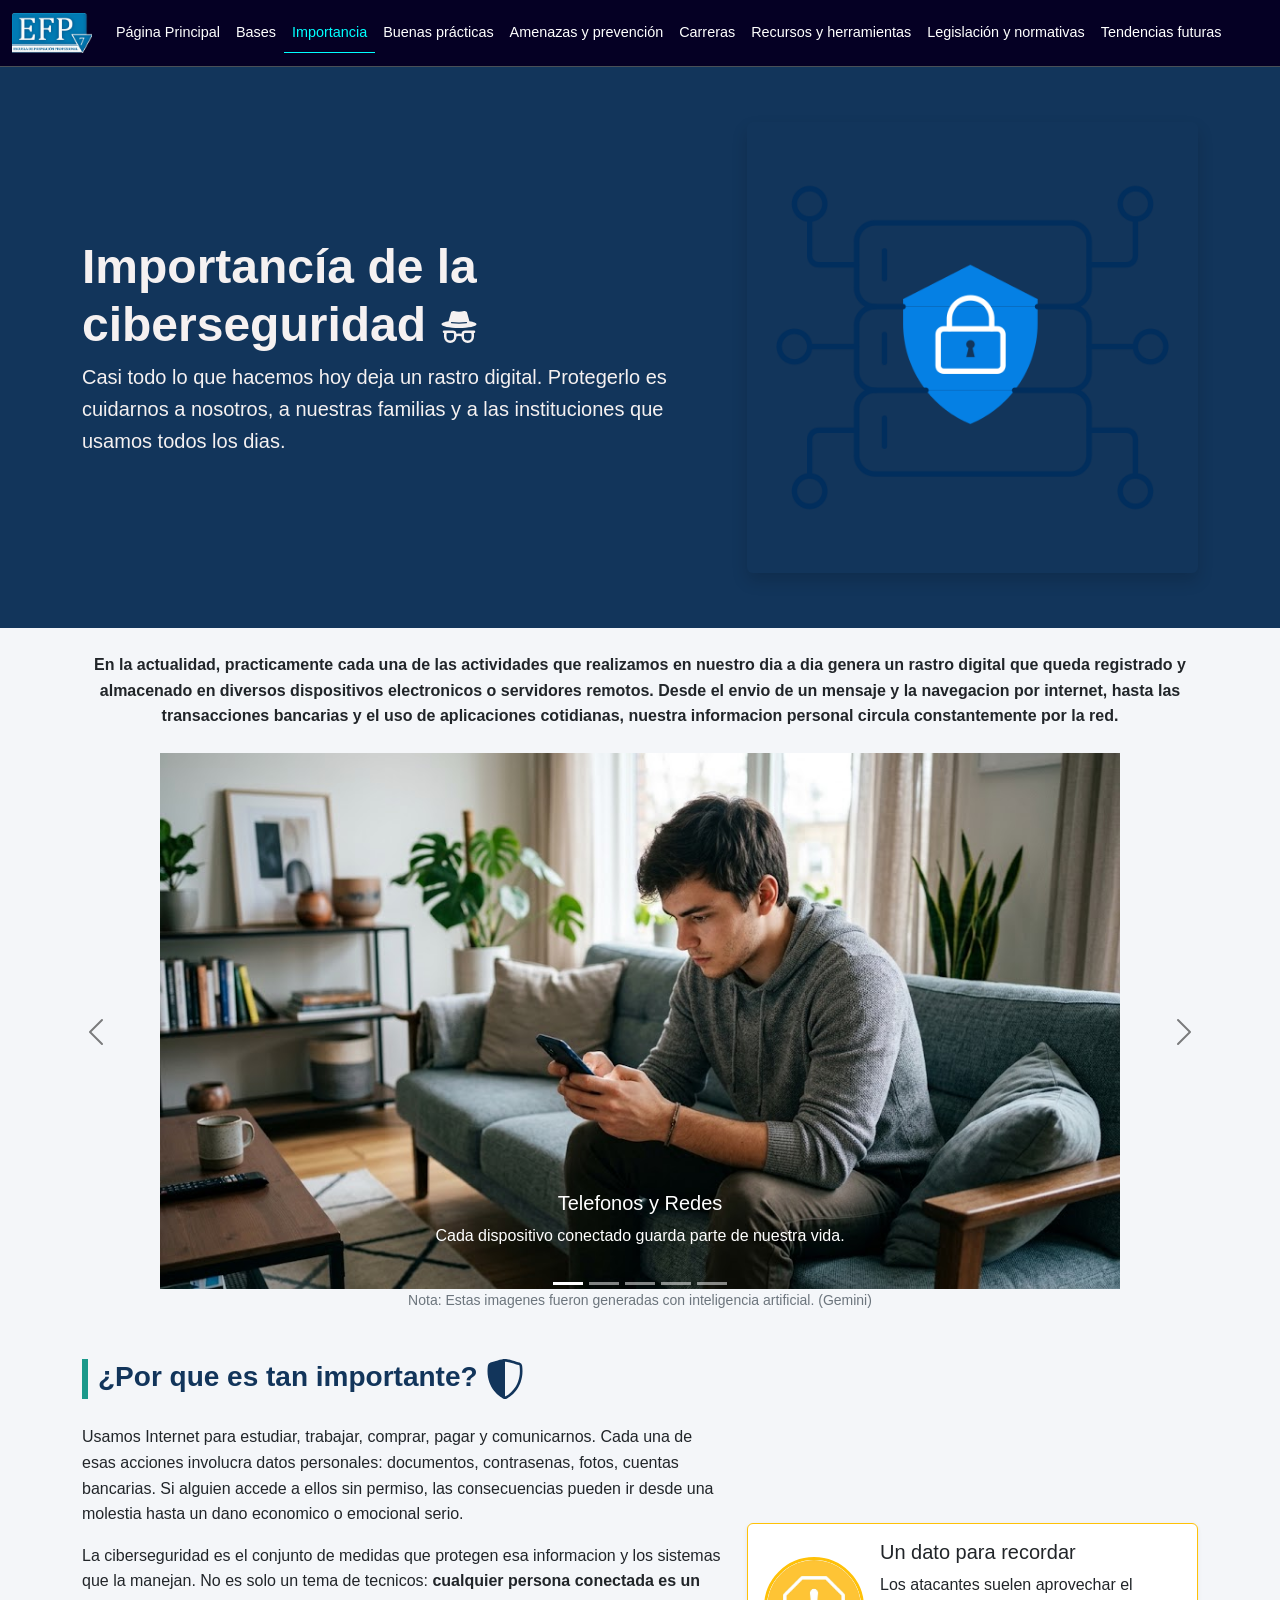
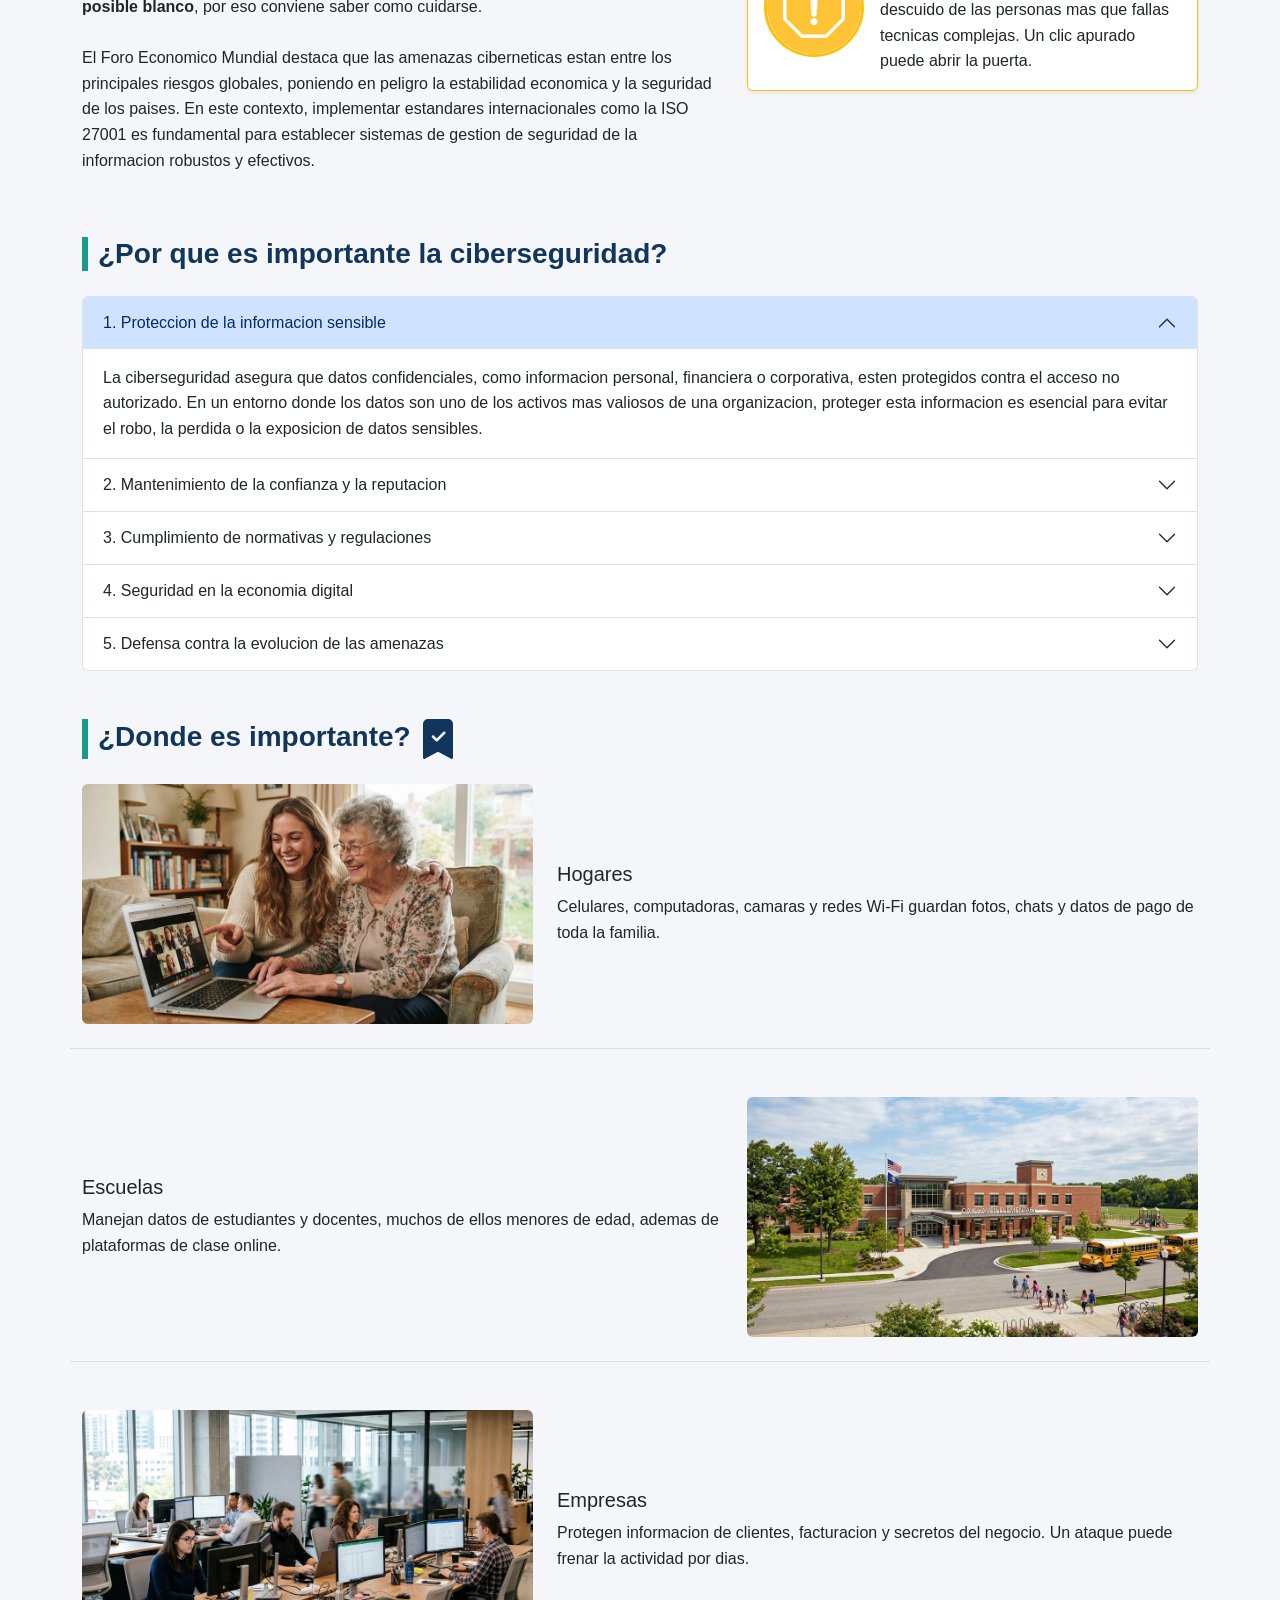
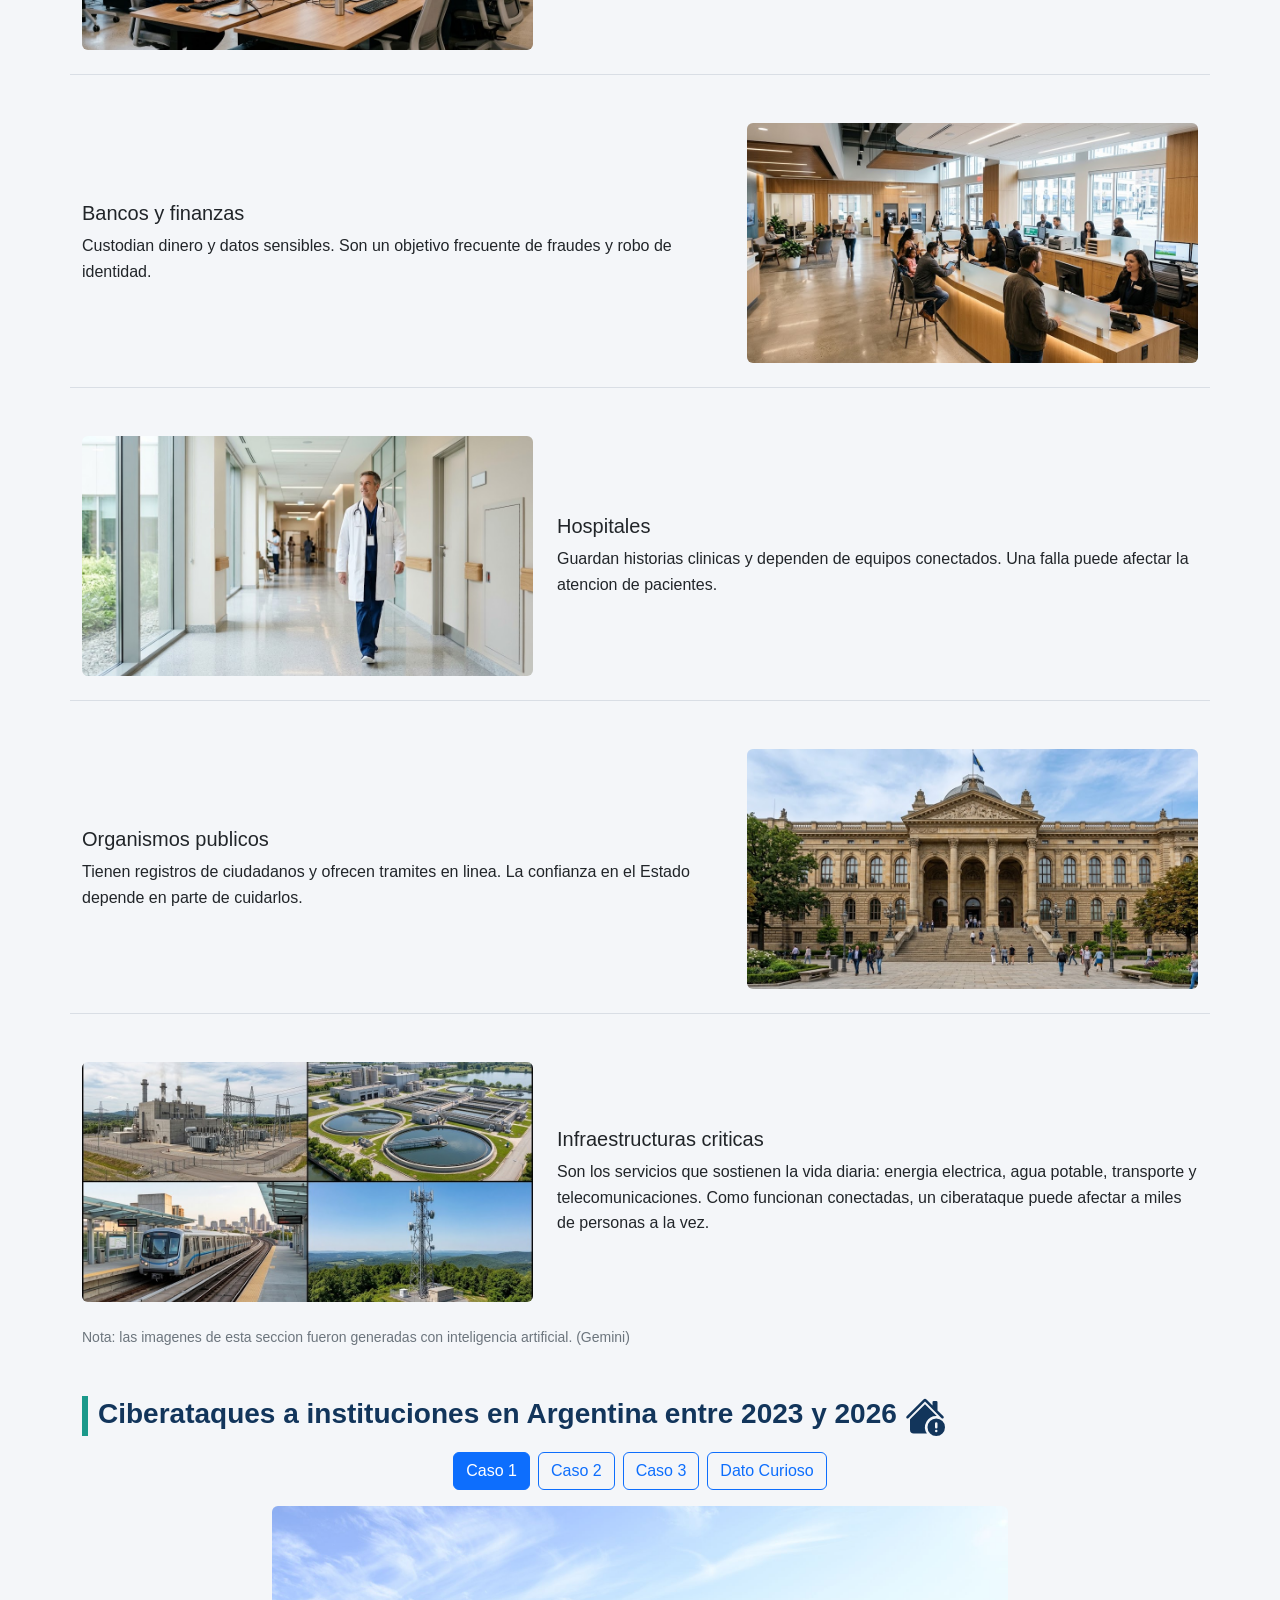
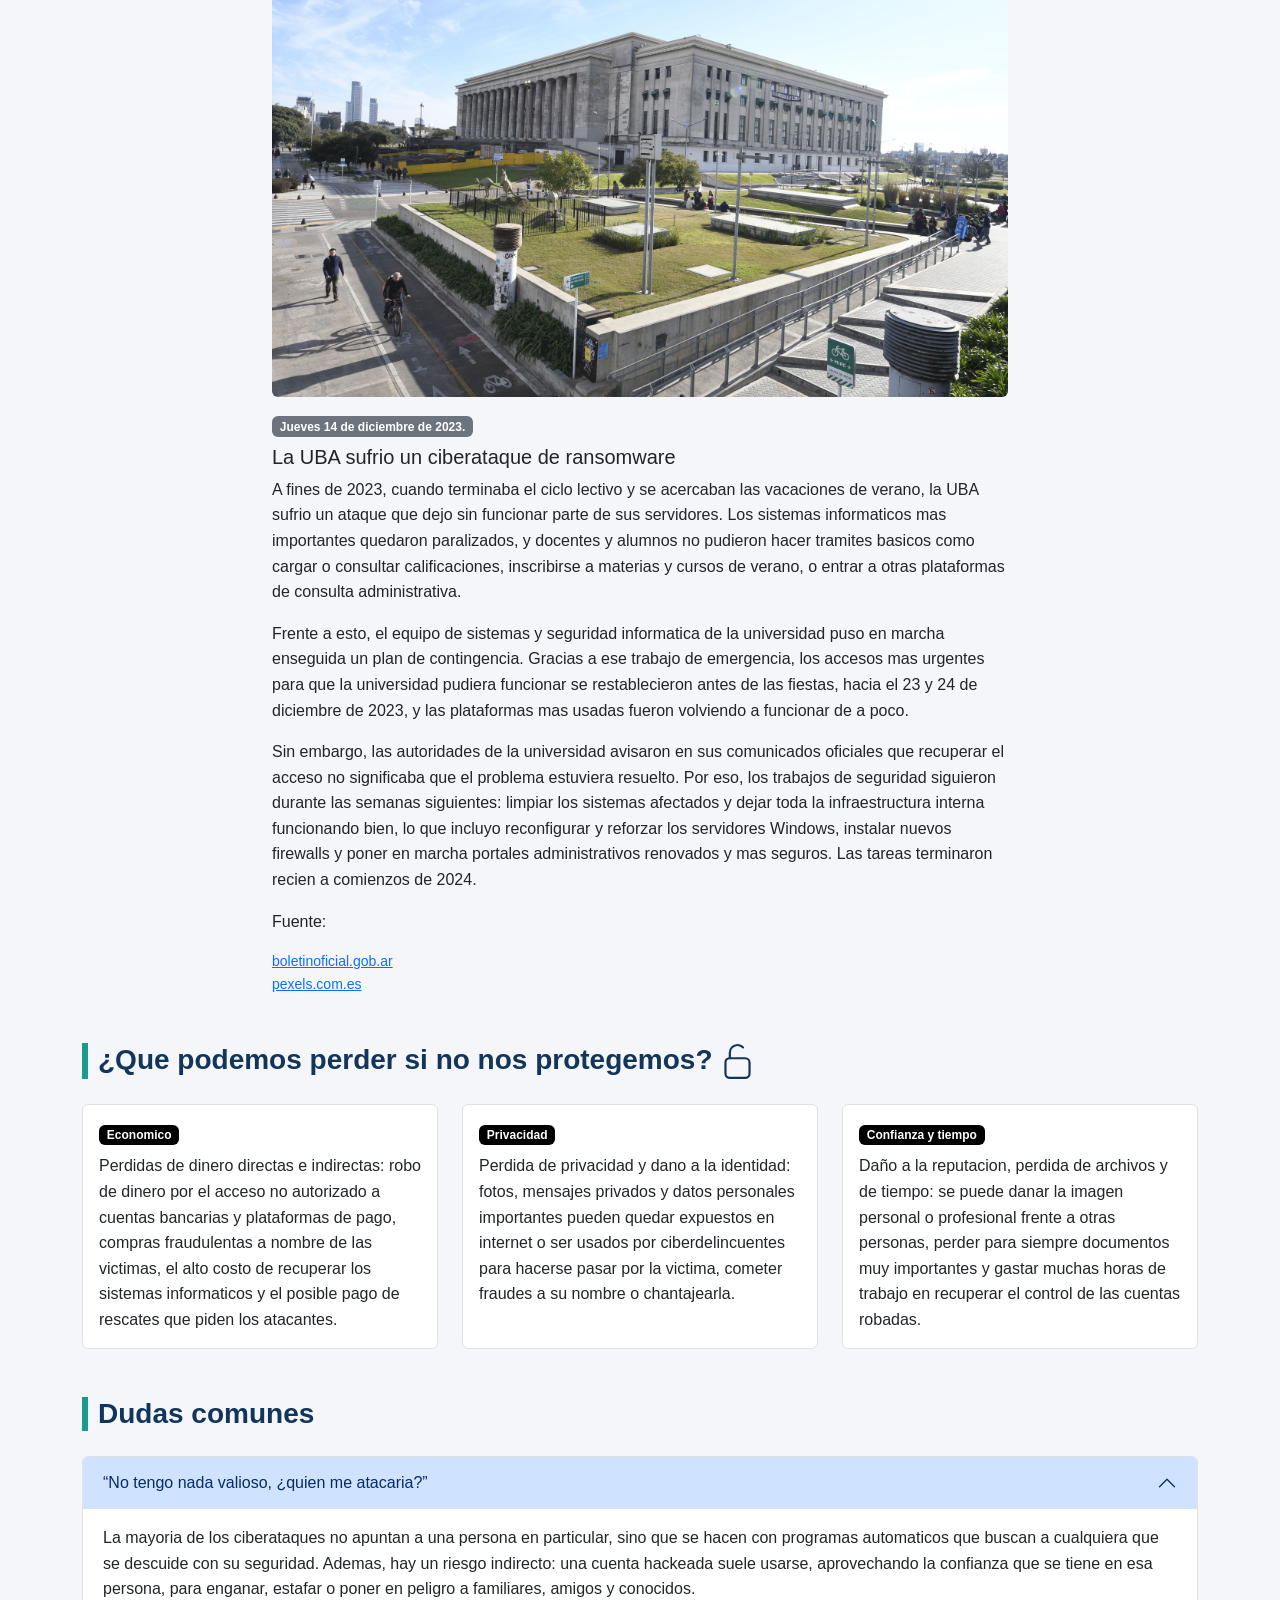
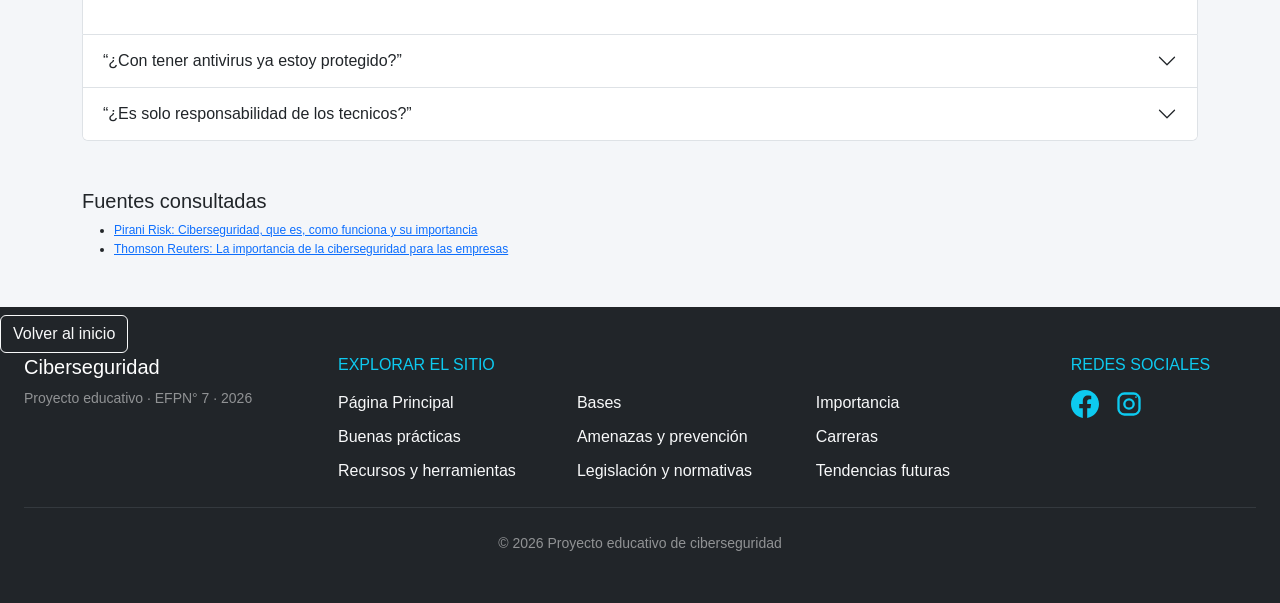
<file: ImportanciadeCiberseguridad/importancia.html>
<!DOCTYPE html>
<html lang="es-AR">

<head>
  <meta charset="UTF-8">
  <meta name="viewport" content="width=device-width, initial-scale=1">
  <title>Importancia de la ciberseguridad, Ciberseguridad: todos estamos en riesgo</title>
  <link href="https://cdn.jsdelivr.net/npm/bootstrap@5.3.3/dist/css/bootstrap.min.css" rel="stylesheet">
  <link rel="shortcut icon" href="../multimedia/IconoColegiosinFondo.ico" type="image/x-icon">
  <link rel="stylesheet" href="../style.css">
  <link rel="stylesheet" href="importancia.css">
</head>

<body id="inicio">

  <nav class="navbar navbar-expand-lg border-bottom sticky-top" data-bs-theme="dark" aria-label="Menu principal">
    <div class="container-fluid">
      <a class="navbar-brand" href="../index.html">
        <img src="Imagenes/EFP7.png" alt="Logo del colegio EFPN° 7" width="80" height="40" />
      </a>
      <button class="navbar-toggler" type="button" data-bs-toggle="collapse" data-bs-target="#navbarNav"
        aria-controls="navbarNav" aria-expanded="false" aria-label="Toggle navigation">
        <span class="navbar-toggler-icon"></span>
      </button>
      <div class="collapse navbar-collapse" id="navbarNav">
        <ul class="navbar-nav flex-wrap align-items-center justify-content-lg-center">
          <li class="nav-item"><a class="nav-link" href="../index.html">Página Principal</a></li>
          <li class="nav-item"><a class="nav-link" href="../ConceptosBasicos/PaginadeConceptosBasicos.html">Bases</a></li>
          <li class="nav-item"><a class="nav-link active" aria-current="page" href="../ImportanciadeCiberseguridad/importancia.html">Importancia</a></li>
          <li class="nav-item"><a class="nav-link" href="../BuenasPracticas/PaginadeBuenasPracticas.html">Buenas prácticas</a></li>
          <li class="nav-item"><a class="nav-link" href="../AmenazasDiarias/amenazas.html">Amenazas y prevención</a></li>
          <li class="nav-item"><a class="nav-link" href="../CarrerasCiberseguridad/carreras.html">Carreras</a></li>
          <li class="nav-item"><a class="nav-link" href="../ProyectoEscolar/herramientas.html">Recursos y herramientas</a></li>
          <li class="nav-item"><a class="nav-link" href="../LegislacionCiberseguridad/legislacion.html">Legislación y normativas</a></li>
                  <li class="nav-item"><a class="nav-link" href="../tendenciasFuturas/TendenciasFuturas.html">Tendencias futuras</a></li>
        </ul>
      </div>
    </div>
  </nav>

  <main>

    <section class="portada">
      <div class="container">
        <div class="row align-items-center g-4">
          <div class="col-md-7">
            <h1 class="display-5 fw-bold">Importancía de la ciberseguridad <svg xmlns="http://www.w3.org/2000/svg"
                width="40" height="40" fill="currentColor" class="bi bi-incognito" viewBox="0 0 16 16">
                <path fill-rule="evenodd"
                  d="m4.736 1.968-.892 3.269-.014.058C2.113 5.568 1 6.006 1 6.5 1 7.328 4.134 8 8 8s7-.672 7-1.5c0-.494-1.113-.932-2.83-1.205l-.014-.058-.892-3.27c-.146-.533-.698-.849-1.239-.734C9.411 1.363 8.62 1.5 8 1.5s-1.411-.136-2.025-.267c-.541-.115-1.093.2-1.239.735m.015 3.867a.25.25 0 0 1 .274-.224c.9.092 1.91.143 2.975.143a30 30 0 0 0 2.975-.143.25.25 0 0 1 .05.498c-.918.093-1.944.145-3.025.145s-2.107-.052-3.025-.145a.25.25 0 0 1-.224-.274M3.5 10h2a.5.5 0 0 1 .5.5v1a1.5 1.5 0 0 1-3 0v-1a.5.5 0 0 1 .5-.5m-1.5.5q.001-.264.085-.5H2a.5.5 0 0 1 0-1h3.5a1.5 1.5 0 0 1 1.488 1.312 3.5 3.5 0 0 1 2.024 0A1.5 1.5 0 0 1 10.5 9H14a.5.5 0 0 1 0 1h-.085q.084.236.085.5v1a2.5 2.5 0 0 1-5 0v-.14l-.21-.07a2.5 2.5 0 0 0-1.58 0l-.21.07v.14a2.5 2.5 0 0 1-5 0zm8.5-.5h2a.5.5 0 0 1 .5.5v1a1.5 1.5 0 0 1-3 0v-1a.5.5 0 0 1 .5-.5" />
              </svg> </h1>
            <p class="destacado mb-0">
              Casi todo lo que hacemos hoy deja un rastro digital. Protegerlo es cuidarnos a nosotros, a nuestras
              familias y a las instituciones que usamos todos los dias.
            </p>
          </div>
          <div class="col-md-5">
            <img src="./Imagenes/medidas.png" alt="" class="img-fluid rounded shadow d-block ms-auto">
          </div>
        </div>
      </div>
    </section>

    <div class="container my-4">
      <p class="fw-bold text-center">
        En la actualidad, practicamente cada una de las actividades que realizamos en nuestro dia a dia genera un
        rastro digital que queda registrado y almacenado en diversos dispositivos electronicos o servidores remotos.
        Desde el envio de un mensaje y la navegacion por internet, hasta las transacciones bancarias y el uso de
        aplicaciones cotidianas, nuestra informacion personal circula constantemente por la red.
      </p>
    </div>

    <div id="carruselImportancia" class="carousel slide" data-bs-ride="carousel" data-bs-interval="4000"
      aria-label="Imagenes sobre la importancia de la ciberseguridad">

      <div class="carousel-indicators">
        <button type="button" data-bs-target="#carruselImportancia" data-bs-slide-to="0" class="active"
          aria-current="true" aria-label="Imagen 1"></button>
        <button type="button" data-bs-target="#carruselImportancia" data-bs-slide-to="1" aria-label="Imagen 2"></button>
        <button type="button" data-bs-target="#carruselImportancia" data-bs-slide-to="2" aria-label="Imagen 3"></button>
        <button type="button" data-bs-target="#carruselImportancia" data-bs-slide-to="3" aria-label="Imagen 4"></button>
        <button type="button" data-bs-target="#carruselImportancia" data-bs-slide-to="4" aria-label="Imagen 5"></button>
      </div>

      <div class="carousel-inner">
        <div class="carousel-item active">
          <img src="Imagenes/jovencontelefono.jpg" class="d-block w-75 mx-auto"
            alt="joven usando su telefono celular en casa">
          <div class="carousel-caption">
            <h2 class="h5">Telefonos y Redes</h2>
            <p class="mb-0">Cada dispositivo conectado guarda parte de nuestra vida.</p>
          </div>
        </div>
        <div class="carousel-item">
          <img src="Imagenes/abueloconnieto.jpg" class="d-block w-75 mx-auto" alt="hombre mayor en la pc con su nieto">
          <div class="carousel-caption">
            <h2 class="h5">Nadie es demasiado grande para aprender</h2>
            <p class="mb-0">Con ayuda y buena informacion, cualquier persona puede navegar con seguridad.</p>
          </div>
        </div>
        <div class="carousel-item">
          <img src="Imagenes/escudocibernetico.jpg" class="d-block w-75 mx-auto"
            alt="Pantalla con codigo y simbolos de seguridad informatica">
          <div class="carousel-caption">
            <h2 class="h5">Informarte te va a ahorrar muchos problemas</h2>
            <p class="mb-0">Los ataques cambian todos los dias. Estar al tanto de las nuevas amenazas nos ayuda a no
              caer en ellas.
            </p>
          </div>
        </div>
        <div class="carousel-item">
          <img src="Imagenes/doctorafrenteapc.jpg" class="d-block w-75 mx-auto" alt="Doctora trabajando en una clinica">
          <div class="carousel-caption">
            <h2 class="h5">En los hospitales y clinicas</h2>
            <p class="mb-0">Un ciberataque puede afectar los sistemas medicos y retrasar la atencion de los pacientes.
            </p>
          </div>
        </div>
        <div class="carousel-item">
          <img src="Imagenes/cibercandado.jpg" class="d-block w-75 mx-auto"
            alt="Candado sobre un teclado que representa una contraseña segura">
          <div class="carousel-caption">
            <h2 class="h5">Contrasenas y verificacion en dos pasos</h2>
            <p class="mb-0">Una contrasena segura es la primera barrera de defensa, como lo mas basico.</p>
          </div>
        </div>
      </div>

      <button class="carousel-control-prev" type="button" data-bs-target="#carruselImportancia" data-bs-slide="prev">
        <span class="carousel-control-prev-icon" aria-hidden="true"></span>
        <span class="visually-hidden">imagen anterior</span>
      </button>
      <button class="carousel-control-next" type="button" data-bs-target="#carruselImportancia" data-bs-slide="next">
        <span class="carousel-control-next-icon" aria-hidden="true"></span>
        <span class="visually-hidden">imagen siguiente</span>
      </button>

      <p class="small text-secondary text-center">
        Nota: Estas imagenes fueron generadas con inteligencia artificial. (Gemini)
      </p>


    </div>

    <section class="container my-5">
      <h2 class="titulo h3">¿Por que es tan importante? <svg xmlns="http://www.w3.org/2000/svg" width="40" height="40" fill="currentColor" class="bi bi-shield-shaded" viewBox="0 0 16 16">
  <path fill-rule="evenodd" d="M8 14.933a1 1 0 0 0 .1-.025q.114-.034.294-.118c.24-.113.547-.29.893-.533a10.7 10.7 0 0 0 2.287-2.233c1.527-1.997 2.807-5.031 2.253-9.188a.48.48 0 0 0-.328-.39c-.651-.213-1.75-.56-2.837-.855C9.552 1.29 8.531 1.067 8 1.067zM5.072.56C6.157.265 7.31 0 8 0s1.843.265 2.928.56c1.11.3 2.229.655 2.887.87a1.54 1.54 0 0 1 1.044 1.262c.596 4.477-.787 7.795-2.465 9.99a11.8 11.8 0 0 1-2.517 2.453 7 7 0 0 1-1.048.625c-.28.132-.581.24-.829.24s-.548-.108-.829-.24a7 7 0 0 1-1.048-.625 11.8 11.8 0 0 1-2.517-2.453C1.928 10.487.545 7.169 1.141 2.692A1.54 1.54 0 0 1 2.185 1.43 63 63 0 0 1 5.072.56"/>
</svg>
 
      </h2>
      <div class="row g-4 align-items-center">
        <div class="col-lg-7">
          <p>
            Usamos Internet para estudiar, trabajar, comprar, pagar y comunicarnos. Cada una de esas
            acciones involucra datos personales: documentos, contrasenas, fotos, cuentas bancarias.
            Si alguien accede a ellos sin permiso, las consecuencias pueden ir desde una molestia
            hasta un dano economico o emocional serio.
          </p>
          <p class="mb-0">
            La ciberseguridad es el conjunto de medidas que protegen esa informacion y los sistemas
            que la manejan. No es solo un tema de tecnicos: <strong>cualquier persona conectada es
              un posible blanco</strong>, por eso conviene saber como cuidarse.
          </p>
          <br>
          <p>El Foro Economico Mundial destaca que las amenazas ciberneticas estan entre los principales riesgos
            globales, poniendo en peligro la estabilidad economica y la seguridad de los paises. En este contexto,
            implementar estandares internacionales como la ISO 27001 es fundamental para establecer sistemas de gestion
            de seguridad de la informacion robustos y efectivos.

          </p>
        </div>
        <div class="col-lg-5">
          <div class="card border-warning shadow-sm">
            <div class="row g-0 align-items-center">
              <div class="col-auto p-3">
                <img src="Imagenes/advertencia.jpg" alt="cartel amarillo redondo de advertencia"
                  class="rounded-circle border border-warning border-3" style="width: 100px; height: 100px;">
              </div>
              <div class="col">
                <div class="card-body ps-0">
                  <h3 class="card-title h5">Un dato para recordar</h3>
                  <p class="card-text mb-0">
                    Los atacantes suelen aprovechar el descuido de las personas mas que fallas tecnicas
                    complejas. Un clic apurado puede abrir la puerta.
                  </p>
                </div>
              </div>
            </div>
          </div>
        </div>
      </div>
    </section>

    <section class="container my-5">
      <h2 class="titulo h3">¿Por que es importante la ciberseguridad?</h2>
      <div class="accordion" id="AcordionImportante1">

        <div class="accordion-item">
          <h3 class="accordion-header">
            <button class="accordion-button" type="button" data-bs-toggle="collapse" data-bs-target="#imp1"
              aria-expanded="true" aria-controls="imp1">
              1. Proteccion de la informacion sensible
            </button>
          </h3>
          <div id="imp1" class="accordion-collapse collapse show" data-bs-parent="#AcordionImportante1">
            <div class="accordion-body">
              La ciberseguridad asegura que datos confidenciales, como informacion personal, financiera o corporativa,
              esten protegidos contra el acceso no autorizado. En un entorno donde los datos son uno de los activos mas
              valiosos de una organizacion, proteger esta informacion es esencial para evitar el robo, la perdida o la
              exposicion de datos sensibles.
            </div>
          </div>
        </div>

        <div class="accordion-item">
          <h3 class="accordion-header">
            <button class="accordion-button collapsed" type="button" data-bs-toggle="collapse" data-bs-target="#imp2"
              aria-expanded="false" aria-controls="imp2">
              2. Mantenimiento de la confianza y la reputacion
            </button>
          </h3>
          <div id="imp2" class="accordion-collapse collapse" data-bs-parent="#AcordionImportante1">
            <div class="accordion-body">
              Cuando una empresa sufre un ataque cibernetico o una brecha de seguridad, la confianza de sus clientes y
              socios se ve gravemente afectada. La ciberseguridad, al proteger la integridad y privacidad de los datos,
              contribuye a mantener la reputacion de la organizacion. La confianza es clave para el exito a largo plazo,
              y una buena estrategia de ciberseguridad es fundamental para preservarla.
            </div>
          </div>
        </div>

        <div class="accordion-item">
          <h3 class="accordion-header">
            <button class="accordion-button collapsed" type="button" data-bs-toggle="collapse" data-bs-target="#imp3"
              aria-expanded="false" aria-controls="imp3">
              3. Cumplimiento de normativas y regulaciones
            </button>
          </h3>
          <div id="imp3" class="accordion-collapse collapse" data-bs-parent="#AcordionImportante1">
            <div class="accordion-body">
              Las leyes y regulaciones sobre privacidad de datos, como el Reglamento General de Proteccion de Datos
              (GDPR) en Europa o la Ley de Proteccion de Informacion Personal en algunos paises de America Latina,
              requieren que las empresas protejan adecuadamente la informacion personal de sus usuarios. La
              ciberseguridad no solo es una cuestion tecnica, sino tambien legal. No cumplir con estos requisitos puede
              resultar en sanciones y perdidas economicas significativas.
            </div>
          </div>
        </div>

        <div class="accordion-item">
          <h3 class="accordion-header">
            <button class="accordion-button collapsed" type="button" data-bs-toggle="collapse" data-bs-target="#imp4"
              aria-expanded="false" aria-controls="imp4">
              4. Seguridad en la economia digital
            </button>
          </h3>
          <div id="imp4" class="accordion-collapse collapse" data-bs-parent="#AcordionImportante1">
            <div class="accordion-body">
              La economia global esta cada vez mas basada en el comercio digital, y las empresas dependen de plataformas
              en linea, aplicaciones y servicios en la nube para interactuar con clientes y socios. Sin una proteccion
              cibernetica adecuada, las empresas y consumidores estarian expuestos a una amplia gama de riesgos
              digitales, desde fraudes hasta la perdida de confianza en el ecosistema digital.
            </div>
          </div>
        </div>

        <div class="accordion-item">
          <h3 class="accordion-header">
            <button class="accordion-button collapsed" type="button" data-bs-toggle="collapse" data-bs-target="#imp5"
              aria-expanded="false" aria-controls="imp5">
              5. Defensa contra la evolucion de las amenazas
            </button>
          </h3>
          <div id="imp5" class="accordion-collapse collapse" data-bs-parent="#AcordionImportante1">
            <div class="accordion-body">
              Las amenazas ciberneticas estan en constante evolucion. Los atacantes siempre estan buscando nuevas formas
              de vulnerar los sistemas, lo que significa que las empresas deben estar en constante alerta y
              actualizacion. La ciberseguridad incluye no solo la proteccion de sistemas actuales, sino tambien la
              adaptacion a nuevas vulnerabilidades y amenazas a medida que surgen.
            </div>
          </div>
        </div>

      </div>
    </section>

    <section class="container my-5">
      <h2 class="titulo h3">¿Donde es importante? <svg xmlns="http://www.w3.org/2000/svg" width="40" height="40"
          fill="currentColor" class="bi bi-bookmark-check-fill" viewBox="0 0 16 16">
          <path fill-rule="evenodd"
            d="M2 15.5V2a2 2 0 0 1 2-2h8a2 2 0 0 1 2 2v13.5a.5.5 0 0 1-.74.439L8 13.069l-5.26 2.87A.5.5 0 0 1 2 15.5m8.854-9.646a.5.5 0 0 0-.708-.708L7.5 7.793 6.354 6.646a.5.5 0 1 0-.708.708l1.5 1.5a.5.5 0 0 0 .708 0z" />
        </svg></h2>

      <div class="row align-items-center g-4 tarjetita">
        <div class="col-md-5">
          <img src="Imagenes/abuelaaprendiendo.jpg" alt="persona mayor con su nieta en la pc" class="rounded">
        </div>
        <div class="col-md-7">
          <h3 class="h5">Hogares</h3>
          <p class="mb-0">Celulares, computadoras, camaras y redes Wi-Fi guardan fotos, chats y datos de pago de toda
            la familia.</p>
        </div>
      </div>

      <div class="row align-items-center g-4 tarjetita">
        <div class="col-md-7">
          <h3 class="h5">Escuelas</h3>
          <p class="mb-0">Manejan datos de estudiantes y docentes, muchos de ellos menores de edad, ademas de
            plataformas de clase online.</p>
        </div>
        <div class="col-md-5">
          <img src="Imagenes/escuela.jpg" alt="Escuela con estudiantes" class="rounded">
        </div>
      </div>

      <div class="row align-items-center g-4 tarjetita">
        <div class="col-md-5">
          <img src="Imagenes/oficinadeempresa.jpg" alt="Oficina de una empresa con personas trabajando en computadoras"
            class="rounded">
        </div>
        <div class="col-md-7">
          <h3 class="h5">Empresas</h3>
          <p class="mb-0">Protegen informacion de clientes, facturacion y secretos del negocio. Un ataque puede
            frenar la actividad por dias.</p>
        </div>
      </div>

      <div class="row align-items-center g-4 tarjetita">
        <div class="col-md-7">
          <h3 class="h5">Bancos y finanzas</h3>
          <p class="mb-0">Custodian dinero y datos sensibles. Son un objetivo frecuente de fraudes y robo de
            identidad.</p>
        </div>
        <div class="col-md-5">
          <img src="Imagenes/financiera.jpg" alt="interior de un banco o lugar financiero" class="rounded">
        </div>
      </div>

      <div class="row align-items-center g-4 tarjetita">
        <div class="col-md-5">
          <img src="Imagenes/doctorenclinica.jpg" alt="medico revisando datos un hospital" class="rounded">
        </div>
        <div class="col-md-7">
          <h3 class="h5">Hospitales</h3>
          <p class="mb-0">Guardan historias clinicas y dependen de equipos conectados. Una falla puede afectar la
            atencion de pacientes.</p>
        </div>
      </div>

      <div class="row align-items-center g-4 tarjetita">
        <div class="col-md-7">
          <h3 class="h5">Organismos publicos</h3>
          <p class="mb-0">Tienen registros de ciudadanos y ofrecen tramites en linea. La confianza en el Estado
            depende en parte de cuidarlos.</p>
        </div>
        <div class="col-md-5">
          <img src="Imagenes/edificiopublico.jpg" alt="fachada de un edificio publico" class="rounded">
        </div>
      </div>

      <div class="row align-items-center g-4 tarjetita">
        <div class="col-md-5">
          <img src="Imagenes/imagen10.jpg" alt="torres de alta tension y una central de energia" class="rounded">
        </div>
        <div class="col-md-7">
          <h3 class="h5">Infraestructuras criticas</h3>
          <p class="mb-0">Son los servicios que sostienen la vida diaria: energia electrica, agua potable,
            transporte y telecomunicaciones. Como funcionan conectadas, un ciberataque puede afectar a miles de
            personas a la vez.</p>
        </div>
      </div>

      <p class="small text-secondary mt-4 mb-0">
        Nota: las imagenes de esta seccion fueron generadas con inteligencia artificial. (Gemini)
      </p>
    </section>

    <section class="container my-5">
      <h2 class="titulo h3 mb-3">Ciberataques a instituciones en Argentina entre 2023 y 2026 <svg
          xmlns="http://www.w3.org/2000/svg" width="40" height="40" fill="currentColor"
          class="bi bi-house-exclamation-fill" viewBox="0 0 16 16">
          <path
            d="M8.707 1.5a1 1 0 0 0-1.414 0L.646 8.146a.5.5 0 0 0 .708.708L8 2.207l6.646 6.647a.5.5 0 0 0 .708-.708L13 5.793V2.5a.5.5 0 0 0-.5-.5h-1a.5.5 0 0 0-.5.5v1.293z" />
          <path d="m8 3.293 4.712 4.712A4.5 4.5 0 0 0 8.758 15H3.5A1.5 1.5 0 0 1 2 13.5V9.293z" />
          <path
            d="M16 12.5a3.5 3.5 0 1 1-7 0 3.5 3.5 0 0 1 7 0m-3.5-2a.5.5 0 0 0-.5.5v1.5a.5.5 0 1 0 1 0V11a.5.5 0 0 0-.5-.5m0 4a.5.5 0 1 0 0-1 .5.5 0 0 0 0 1" />
        </svg></h2>
      <ul class="nav justify-content-center gap-2 mb-3" id="casosTab" role="tablist">
  <li class="nav-item" role="presentation">
    <button class="btn btn-outline-primary active" id="caso1-tab" data-bs-toggle="tab" data-bs-target="#caso1" type="button"
      role="tab" aria-controls="caso1" aria-selected="true">Caso 1</button>
  </li>
  <li class="nav-item" role="presentation">
    <button class="btn btn-outline-primary" id="caso2-tab" data-bs-toggle="tab" data-bs-target="#caso2" type="button"
      role="tab" aria-controls="caso2" aria-selected="false">Caso 2</button>
  </li>
  <li class="nav-item" role="presentation">
    <button class="btn btn-outline-primary" id="caso3-tab" data-bs-toggle="tab" data-bs-target="#caso3" type="button"
      role="tab" aria-controls="caso3" aria-selected="false">Caso 3</button>
  </li>
  <li class="nav-item" role="presentation">
    <button class="btn btn-outline-primary" id="caso4-tab" data-bs-toggle="tab" data-bs-target="#caso4" type="button"
      role="tab" aria-controls="caso4" aria-selected="false">Dato Curioso</button>
  </li>
</ul>
      <div class="row justify-content-center">
        <div class="col-lg-8 tab-content" id="casosContenido">
          <div class="tab-pane fade show active" id="caso1" role="tabpanel" aria-labelledby="caso1-tab" tabindex="0">
            <img src="Imagenes/UBA.jpg" class="img-fluid d-block w-100 rounded mb-3"
              alt="Foto de la Universidad de Buenos Aires">
            <span class="badge text-bg-secondary mb-2">Jueves 14 de diciembre de 2023.</span>
            <h3 class="h5">La UBA sufrio un ciberataque de ransomware</h3>

            <p>A fines de 2023, cuando terminaba el ciclo lectivo y se acercaban las vacaciones de verano, la UBA sufrio
              un
              ataque que dejo sin funcionar parte de sus servidores. Los sistemas informaticos mas importantes
              quedaron paralizados, y docentes y alumnos no pudieron hacer tramites basicos como cargar o
              consultar calificaciones, inscribirse a materias y cursos de verano, o entrar a otras plataformas
              de consulta administrativa.</p>

            <p> Frente a esto, el equipo de sistemas y seguridad informatica de la universidad puso en marcha enseguida
              un plan
              de contingencia. Gracias a ese trabajo de emergencia, los accesos mas urgentes para que la
              universidad pudiera funcionar se restablecieron antes de las fiestas, hacia el 23 y 24 de
              diciembre de 2023, y las plataformas mas usadas fueron volviendo a funcionar de a poco. </p>

            <p> Sin embargo, las autoridades de la universidad avisaron en sus comunicados oficiales que recuperar el
              acceso no
              significaba que el problema estuviera resuelto. Por eso, los trabajos de seguridad siguieron
              durante las semanas siguientes: limpiar los sistemas afectados y dejar toda la infraestructura
              interna funcionando bien, lo que incluyo reconfigurar y reforzar los servidores Windows, instalar
              nuevos firewalls y poner en marcha portales administrativos renovados y mas seguros. Las tareas
              terminaron recien a comienzos de 2024. </p>

            <p>Fuente:</p>
            <p class="small mb-0">
              <a href="https://www.boletinoficial.gob.ar/pdf/aviso/primera/304260/20250704"
                target="_blank">boletinoficial.gob.ar</a>
              <br>

              <a href="https://www.pexels.com/es-es/foto/vista-diurna-del-campus-de-la-universidad-de-buenos-aires-38331854/"
                target="_blank">pexels.com.es</a>
            </p>
          </div>
          <div class="tab-pane fade" id="caso2" role="tabpanel" aria-labelledby="caso2-tab" tabindex="0">
            <img src="Imagenes/Caso2.jpg" class="img-fluid d-block w-100 rounded mb-3"
              alt="Persona trabajando en una notebook">
            <span class="badge text-bg-secondary mb-2">23 de octubre de 2023</span>
            <h3 class="h5">Secuestro de sistemas en 250 municipios</h3>
            <p>Un virus de tipo ransomware ataco a los servidores centralizados de la empresa Program Consultores S.A.
              (PGM), proveedora de software de gestion para mas de 250 municipios en 11 provincias argentinas. Esto
              paralizo por completo las paginas web, la recaudacion de tasas municipales y los tramites de hacienda de
              localidades en Cordoba (como Villa Carlos Paz), Santa Fe y Santa Cruz (como Rio Gallegos).
            </p>
            <p> Los atacantes exigieron un rescate inicial de 3 Bitcoins por municipio afectado, bajo la amenaza de
              duplicar la cifra cada 12 horas si no se concretaba el pago. La firma Program Consultores S.A. se nego
              rotundamente a pagar.</p>

            <p> Las tareas de emergencia empezaron el mismo fin de semana del ataque. Volver a la normalidad por
              completo llevo
              entre 3 y 5 dias habiles, segun el municipio. Que tan rapido se recupero cada uno dependio de que
              tan actualizada estuviera su ultima copia de seguridad (backup).</p>

            <p> Al no ceder a la extorsion ni obtener las claves de descifrado, la unica alternativa fue tecnica. Los
              equipos informaticos de la empresa y de cada municipalidad tuvieron que formatear o reemplazar los discos
              de los servidores afectados y reinstalar todo el sistema operativo desde cero.</p>

            <p>Fuentes:</p>
            <p class="small mb-0">
              <a href="https://www.lavoz.com.ar/ciudadanos/ataque-informatico-afecta-carlos-paz-municipalidades-cordobesas_0_EFu90PuWP2.html"
                target="_blank">lavoz.com.ar</a>
              <br>

              <a
                href=" https://www.tiemposur.com.ar/info-general/diego-robles-explico-la-situacion-municipal-tras-el-ataque-informatico-contra-pgm">tiemposur.com.ar</a>

              <br>

              <a href="https://www.pexels.com/es-es/foto/persona-que-usa-macbook-pro-574077/"
                target="_blank">Pexels.com.es</a>

            </p>
          </div>
          <div class="tab-pane fade" id="caso3" role="tabpanel" aria-labelledby="caso3-tab" tabindex="0">
            <img src="Imagenes/PAMI.jpg" class="img-fluid d-block w-100 rounded mb-3" alt="Sede del PAMI">
            <span class="badge text-bg-secondary mb-2">2 de agosto de 2023</span>
            <h3 class="h5">El ciberataque al PAMI</h3>
            <p>El ciberataque al PAMI en 2023 fue uno de los incidentes de ciberseguridad mas graves de la historia
              reciente de
              Argentina. Afecto directamente la salud y la privacidad de unos cinco millones de jubilados y
              pensionados.</p>

            <p>El grupo Rhysida logro entrar a los sistemas informaticos del PAMI con un ransomware.</p>

            <p> Se cree que el virus entro mediante tecnicas de engano como el phishing (probablemente robando las
              credenciales
              de algun prestador o medico). Una vez adentro, encripto los archivos de los servidores internos y
              el personal no pudo volver a usarlos.</p>

            <p> Los atacantes dejaron un mensaje pidiendo un rescate de 25 Bitcoins (entre 500,000 y 735,000 dolares
              aproximadamente en ese momento) a cambio de no publicar la informacion. El Estado argentino,
              siguiendo su protocolo, no pago el rescate.</p>

            <p>El ataque dejo a la obra social sin sistemas digitales durante semanas. Las recetas electronicas y las
              ordenes
              medicas digitales dejaron de funcionar, asi que el PAMI tuvo que autorizar de emergencia el uso de
              papel: los medicos debian hacer las recetas a mano y con firma fisica para que los pacientes
              pudieran retirar sus medicamentos en las farmacias. Los tramites de derivaciones, la entrega de
              panales, las autorizaciones de tratamientos de alta complejidad y la gestion de turnos tuvieron
              que hacerse a mano en las agencias, y eso genero demoras enormes.
            </p>

            <p>Aunque al principio las autoridades dijeron que los datos estaban a salvo, el grupo Rhysida cumplio su
              amenaza a
              mediados de agosto de 2023 y publico en la Deep Web 831 GB de informacion robada (mas de 1.6
              millones de archivos). La filtracion expuso datos muy sensibles.
            </p>
            <p>Fuentes:</p>
            <p class="small mb-0">
              <a href="https://www.lavoz.com.ar/ciudadanos/ataque-informatico-afecta-carlos-paz-municipalidades-cordobesas_0_EFu90PuWP2.html"
                target="_blank">lavoz.com.ar</a>

              <br>

              <a href="https://www.lanacion.com.ar/sociedad/hackeo-al-pami-se-agrava-la-atencion-medica-y-en-farmacias-a-los-afiliados-nid09082023/"
                target="_blank">lanacion.com.ar</a>
            </p>
            <br>

          </div>
          <div class="tab-pane fade" id="caso4" role="tabpanel" aria-labelledby="caso4-tab" tabindex="0">

            <img src="./Imagenes/yuyo.jpg" alt="" class="img-fluid d-block mx-auto w-100">
            <small> la imagen fue hecha con inteligencia artificial. (Gemini) </small>
            <br>
            <span class="badge text-bg-secondary mb-2">Todo comenzo en el año 1978</span>

            <h3 class="h5">El primer hacker Argentino de la historia</h3>

            <p>En 1978, Raul Horacio Barragan descubrio la manera de volar gratis con un truco via telex; inició alli un
              raid de timos que incluyo viajes por el mundo, pero también huidas y choques con la ley.</p>

            <p> <b>Uso del Télex y códigos SITA</b>: Trabajando en una oficina de Aerolíneas Argentinas en Concordia,
              aprendió detalladamente cómo operaba el sistema de mensajería electrónica. Descubrió las "claves de
              navegación" (llegó a dominar unas 120.000 combinaciones de códigos) que utilizaban las agencias para
              autorizar y confirmar pasajes. </p>

            <p><b>Simulación de caídas y errores de satélite</b>: Para enviar órdenes sin levantar sospechas directas de
              las oficinas centrales de Buenos Aires, Barragán utilizaba un código de error específico (secuencias como
              LLLL). Esto forzaba una interrupción temporal del sistema de transmisión y hacía que sus mensajes
              falsificados parecieran retransmisiones automáticas provocadas por un error satelital o técnico.</p>

            <p><b>Aprobación de pasajes directos desde el exterior</b>: Al saltarse los controles locales, enviaba las
              solicitudes de emisión de billetes directamente a la central de SITA en Suiza o a las aerolíneas
              internacionales involucradas. El sistema central interpretaba que la petición venía validada correctamente
              y emitía la orden de entrega de pasajes en las ventanillas de aeropuertos de cualquier parte del mundo.
            </p>

            <p><b>Control total de la reserva</b>: Con el tiempo, perfecciono tanto su conocimiento del código de SITA
              que no solo emitía el pasaje base: enviaba comandos falsos modificando los billetes a Primera Clase,
              solicitando menús especiales e incluso redireccionando el rastreo de equipajes.</p>

            <p class="small mb-0">
              Fuente: <a
                href="https://www.infobae.com/economia/2021/09/26/la-increible-historia-del-primer-hacker-argentino-en-la-era-pre-internet-viajo-por-todo-el-mundo-sin-pagar-un-solo-peso/"
                target="_blank">infobae.com</a>
            </p>
          </div>
        </div>
      </div>
    </section>

    <section class="container my-5">
      <h2 class="titulo h3">¿Que podemos perder si no nos protegemos? <svg xmlns="http://www.w3.org/2000/svg" width="35" height="35" fill="currentColor" class="bi bi-unlock2" viewBox="0 0 16 16">
  <path fill-rule="evenodd" d="M8 0c1.07 0 2.041.42 2.759 1.104l.14.14.062.08a.5.5 0 0 1-.71.675l-.076-.066-.216-.205A3 3 0 0 0 5 4v2h6.5A2.5 2.5 0 0 1 14 8.5v5a2.5 2.5 0 0 1-2.5 2.5h-7A2.5 2.5 0 0 1 2 13.5v-5a2.5 2.5 0 0 1 2-2.45V4a4 4 0 0 1 4-4M4.5 7A1.5 1.5 0 0 0 3 8.5v5A1.5 1.5 0 0 0 4.5 15h7a1.5 1.5 0 0 0 1.5-1.5v-5A1.5 1.5 0 0 0 11.5 7z"/>
</svg></h2>
      <div class="row g-4">
        <div class="col-md-4">
          <div class="p-3 bg-white border rounded h-100">
            <span class="badge bg-black text-white mb-2">Economico</span>
            <p class="mb-0">Perdidas de dinero directas e indirectas: robo de dinero por el acceso no autorizado a
              cuentas bancarias y
              plataformas de pago, compras fraudulentas a nombre de las victimas, el alto costo de recuperar los
              sistemas informaticos y el posible pago de rescates que piden los atacantes.</p>
          </div>
        </div>
        <div class="col-md-4">
          <div class="p-3 bg-white border rounded h-100">
            <span class="badge bg-black text-white mb-2">Privacidad</span>
            <p class="mb-0">Perdida de privacidad y dano a la identidad: fotos, mensajes privados y datos personales
              importantes pueden
              quedar expuestos en internet o ser usados por ciberdelincuentes para hacerse pasar por la victima,
              cometer fraudes a su nombre o chantajearla.</p>
          </div>
        </div>
        <div class="col-md-4">
          <div class="p-3 bg-white border rounded h-100">
            <span class="badge bg-black text-white mb-2">Confianza y tiempo</span>
            <p class="mb-0">Daño a la reputacion, perdida de archivos y de tiempo: se puede danar la imagen personal o
              profesional frente a
              otras personas, perder para siempre documentos muy importantes y gastar muchas horas de trabajo en
              recuperar el control de las cuentas robadas.
            </p>
          </div>
        </div>
      </div>
    </section>

    <section class="container my-5">
      <h2 class="titulo h3">Dudas comunes</h2>
      <div class="accordion" id="acordeonDudas">

        <div class="accordion-item">
          <h3 class="accordion-header">
            <button class="accordion-button" type="button" data-bs-toggle="collapse" data-bs-target="#duda1"
              aria-expanded="true" aria-controls="duda1">
              “No tengo nada valioso, ¿quien me atacaria?”
            </button>
          </h3>
          <div id="duda1" class="accordion-collapse collapse show" data-bs-parent="#acordeonDudas">
            <div class="accordion-body">
              <p>La mayoria de los ciberataques no apuntan a una persona en particular, sino que se hacen con programas
                automaticos que buscan a cualquiera que se descuide con su seguridad. Ademas, hay un riesgo
                indirecto: una cuenta hackeada suele usarse, aprovechando la confianza que se tiene en esa
                persona, para enganar, estafar o poner en peligro a familiares, amigos y conocidos.</p>
            </div>
          </div>
        </div>

        <div class="accordion-item">
          <h3 class="accordion-header">
            <button class="accordion-button collapsed" type="button" data-bs-toggle="collapse" data-bs-target="#duda2"
              aria-expanded="false" aria-controls="duda2">
              “¿Con tener antivirus ya estoy protegido?”
            </button>
          </h3>
          <div id="duda2" class="accordion-collapse collapse" data-bs-parent="#acordeonDudas">
            <div class="accordion-body">
              <p>Tener un antivirus es importante, pero no alcanza por si solo. Hay que sumarle contrasenas seguras,
                actualizar
                el sistema cada tanto, activar la verificacion en dos pasos y, sobre todo, ser precavido y
                desconfiar de los mensajes o comunicaciones sospechosas.</p>
            </div>
          </div>
        </div>

        <div class="accordion-item">
          <h3 class="accordion-header">
            <button class="accordion-button collapsed" type="button" data-bs-toggle="collapse" data-bs-target="#duda3"
              aria-expanded="false" aria-controls="duda3">
              “¿Es solo responsabilidad de los tecnicos?”
            </button>
          </h3>
          <div id="duda3" class="accordion-collapse collapse" data-bs-parent="#acordeonDudas">
            <div class="accordion-body">
              <p>La ciberseguridad es una tarea de todos y no solo de quienes administran los sistemas. Mientras los
                equipos
                tecnicos ponen barreras de proteccion en la red y el software, cada usuario es la ultima linea
                de defensa, y lo que importa es el cuidado con que maneja sus datos y entra a contenidos
                externos.</p>

            </div>
          </div>
        </div>

      </div>
    </section>

    <div class="container my-5">
      <h2 class="h5">Fuentes consultadas</h2>
      <ul class="mb-0 fuentes">
        <li>
          <a href="https://www.piranirisk.com/es/academia/especiales/ciberseguridad-que-es-como-funciona-y-su-importancia"
            target="_blank">Pirani Risk: Ciberseguridad, que es, como funciona y su importancia</a>
        </li>
        
          
        <li>
          <a href="https://www.thomsonreuters.com.ar/es/soluciones-fiscales-contables-gestion/blog-empresas/cual-es-la-importancia-de-la-ciberseguridad-para-las-empresas.html"
            target="_blank">Thomson Reuters: La importancia de la ciberseguridad para las empresas</a>
        </li>
      </ul>
    </div>
  </main>

  <footer class="bg-dark text-white-50 py-5 position-relative">
    <a class="btn btn-outline-light position-absolute top-0 mt-2" href="#inicio">Volver al inicio</a>
    <div class="container-fluid px-4">
      <div class="row g-4">
        <div class="col-12 col-lg-3">
          <h2 class="h5 text-white">Ciberseguridad</h2>
          <p class="small mb-0">Proyecto educativo · EFPN° 7 · 2026</p>
        </div>
        <nav class="col-12 col-lg-7" aria-label="Páginas del sitio">
          <h2 class="h6 text-uppercase text-info mb-3">Explorar el sitio</h2>
          <ul class="list-unstyled row row-cols-1 row-cols-sm-2 row-cols-xl-3 g-2 mb-0">
              <li class="col"><a class="link-light link-underline-opacity-0 link-underline-opacity-100-hover" href="../index.html">Página Principal</a></li>
              <li class="col"><a class="link-light link-underline-opacity-0 link-underline-opacity-100-hover" href="../ConceptosBasicos/PaginadeConceptosBasicos.html">Bases</a></li>
              <li class="col"><a class="link-light link-underline-opacity-0 link-underline-opacity-100-hover" href="../ImportanciadeCiberseguridad/importancia.html" aria-current="page">Importancia</a></li>
              <li class="col"><a class="link-light link-underline-opacity-0 link-underline-opacity-100-hover" href="../BuenasPracticas/PaginadeBuenasPracticas.html">Buenas prácticas</a></li>
              <li class="col"><a class="link-light link-underline-opacity-0 link-underline-opacity-100-hover" href="../AmenazasDiarias/amenazas.html">Amenazas y prevención</a></li>
              <li class="col"><a class="link-light link-underline-opacity-0 link-underline-opacity-100-hover" href="../CarrerasCiberseguridad/carreras.html">Carreras</a></li>
              <li class="col"><a class="link-light link-underline-opacity-0 link-underline-opacity-100-hover" href="../ProyectoEscolar/herramientas.html">Recursos y herramientas</a></li>
              <li class="col"><a class="link-light link-underline-opacity-0 link-underline-opacity-100-hover" href="../LegislacionCiberseguridad/legislacion.html">Legislación y normativas</a></li>
                          <li class="col"><a class="link-light link-underline-opacity-0 link-underline-opacity-100-hover" href="../tendenciasFuturas/TendenciasFuturas.html">Tendencias futuras</a></li>
            </ul>
        </nav>
        <div class="col-12 col-lg-2">
          <h2 class="h6 text-uppercase text-info mb-3">Redes sociales</h2>
          <div class="d-flex gap-3">
            <a class="link-info" href="https://www.facebook.com/escfp7/?locale=es_LA" target="_blank"
              rel="noopener noreferrer" aria-label="Facebook" title="Facebook">
              <svg xmlns="http://www.w3.org/2000/svg" width="28" height="28" fill="currentColor" viewBox="0 0 24 24"
                aria-hidden="true">
                <path
                  d="M24 12.073C24 5.405 18.627 0 12 0S0 5.405 0 12.073c0 6.019 4.388 11.018 10.125 11.927v-8.437H7.078v-3.49h3.047V9.41c0-3.025 1.792-4.697 4.533-4.697 1.312 0 2.686.236 2.686.236v2.953h-1.513c-1.49 0-1.956.93-1.956 1.885v2.26h3.328l-.532 3.49h-2.796V24C19.612 23.091 24 18.092 24 12.073Z" />
              </svg>
            </a>
            <a class="link-info" href="https://www.instagram.com/efp7ok/?hl=es" target="_blank"
              rel="noopener noreferrer" aria-label="Instagram" title="Instagram">
              <svg xmlns="http://www.w3.org/2000/svg" width="28" height="28" fill="none" stroke="currentColor"
                stroke-width="2" viewBox="0 0 24 24" aria-hidden="true">
                <rect x="3" y="3" width="18" height="18" rx="5" />
                <circle cx="12" cy="12" r="4" />
                <circle cx="18" cy="6" r=".75" fill="currentColor" stroke="none" />
              </svg>
            </a>
          </div>
        </div>
      </div>
      <hr class="border-secondary my-4" />
      <p class="small text-center mb-0">© 2026 Proyecto educativo de ciberseguridad</p>
    </div>
  </footer>

  <script src="https://cdn.jsdelivr.net/npm/bootstrap@5.3.3/dist/js/bootstrap.bundle.min.js"></script>
</body>

</html>
</file>
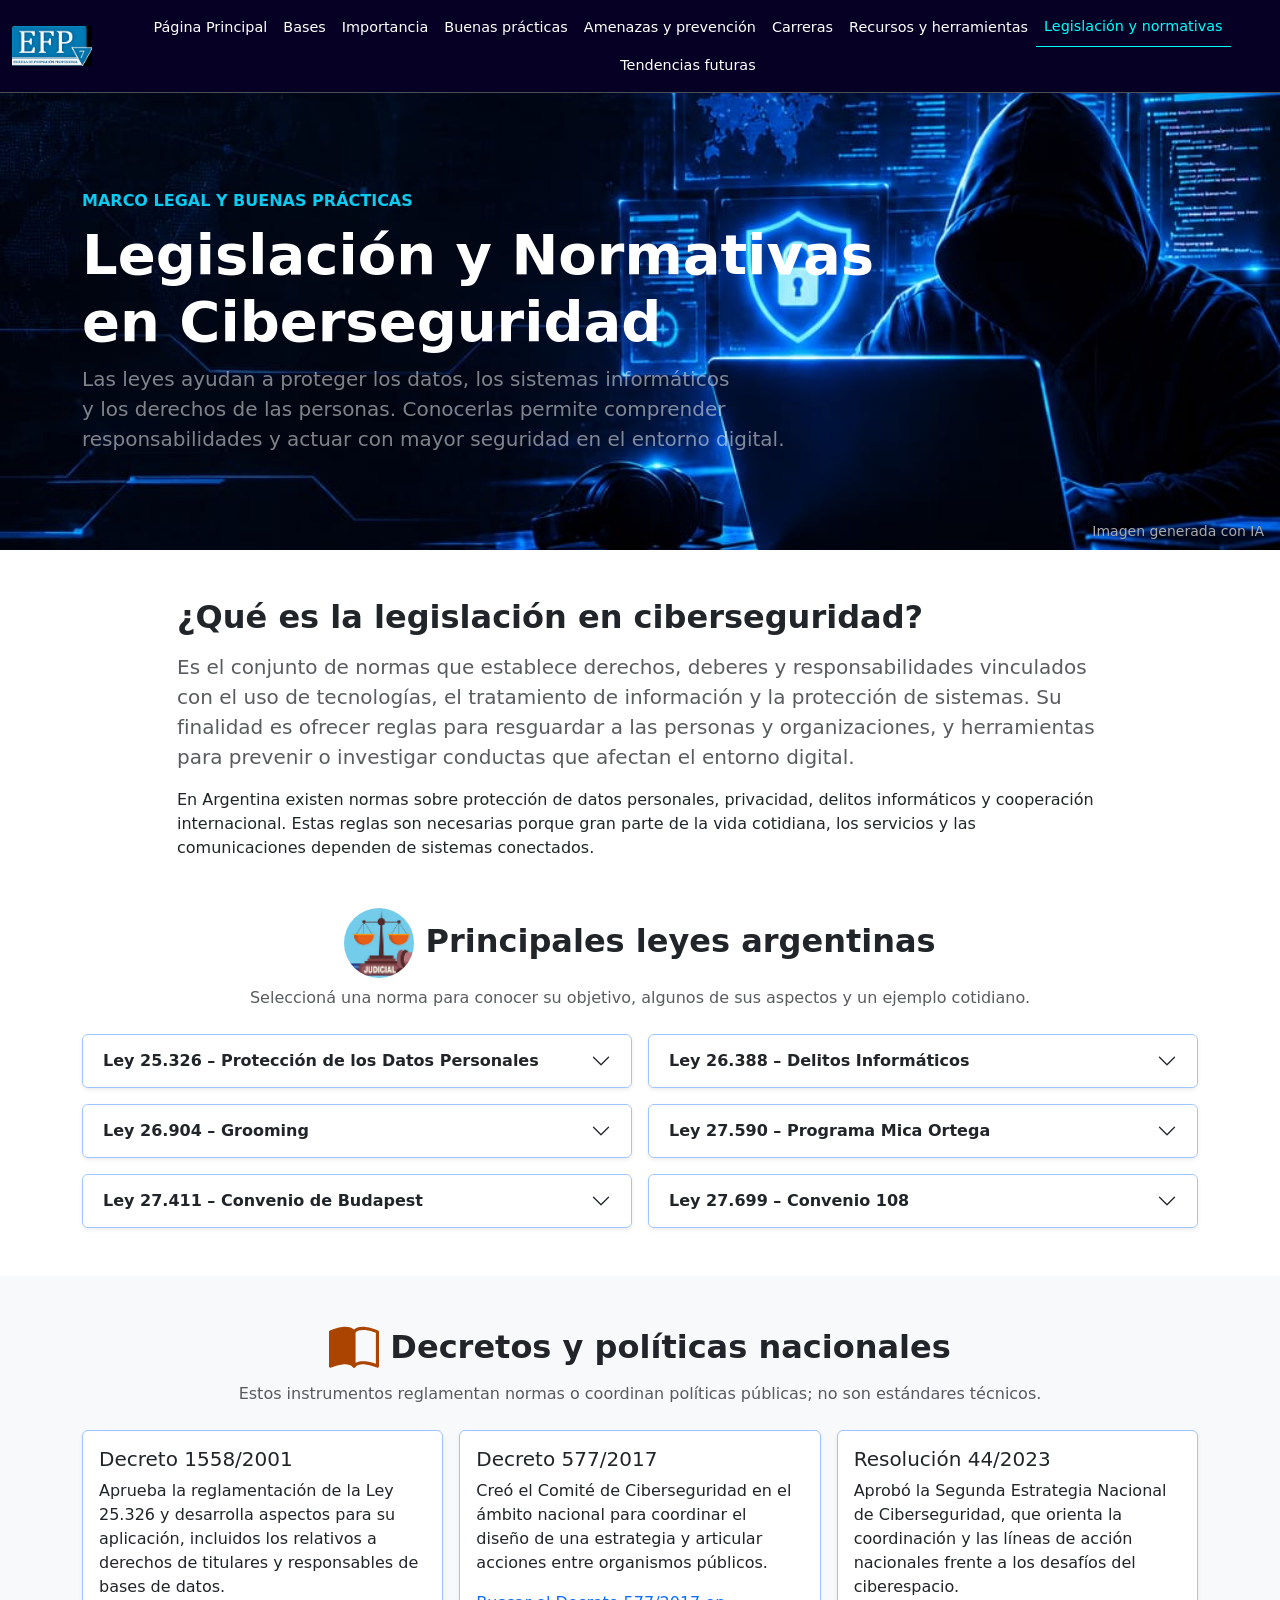
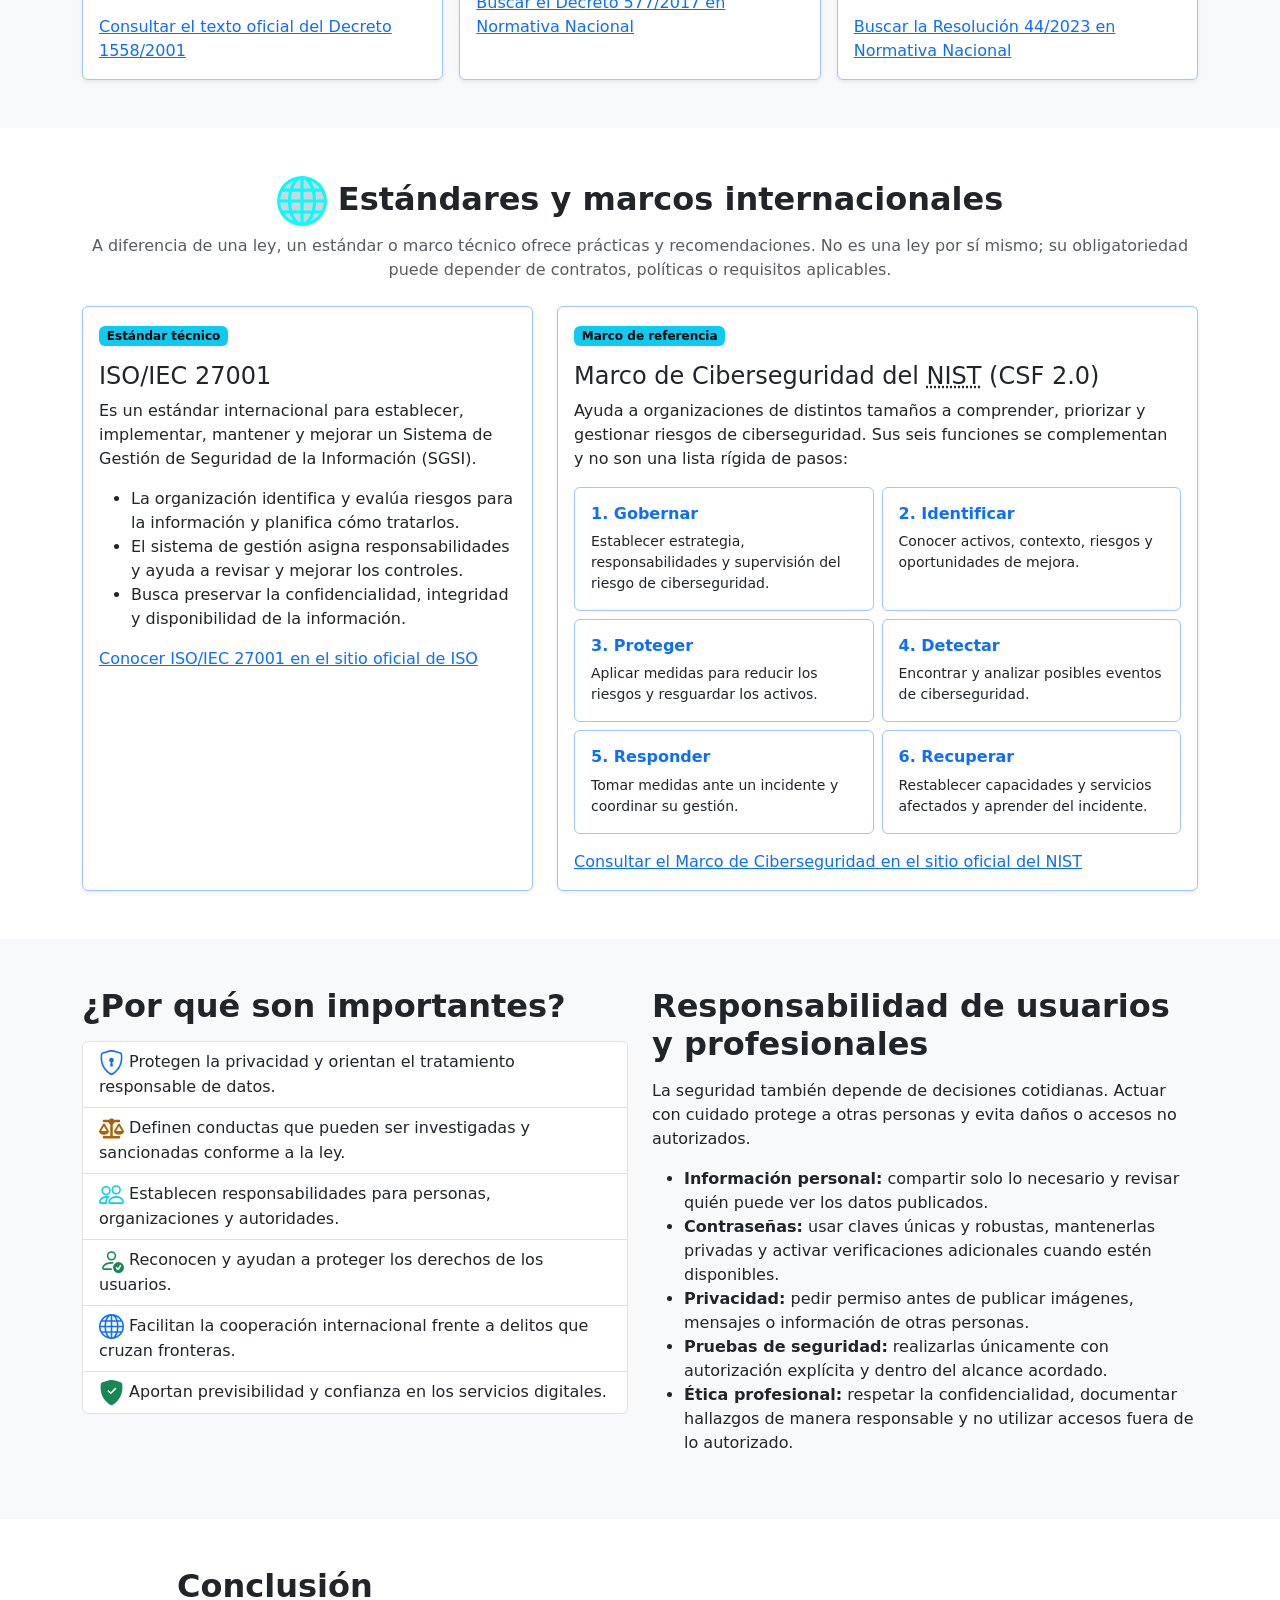
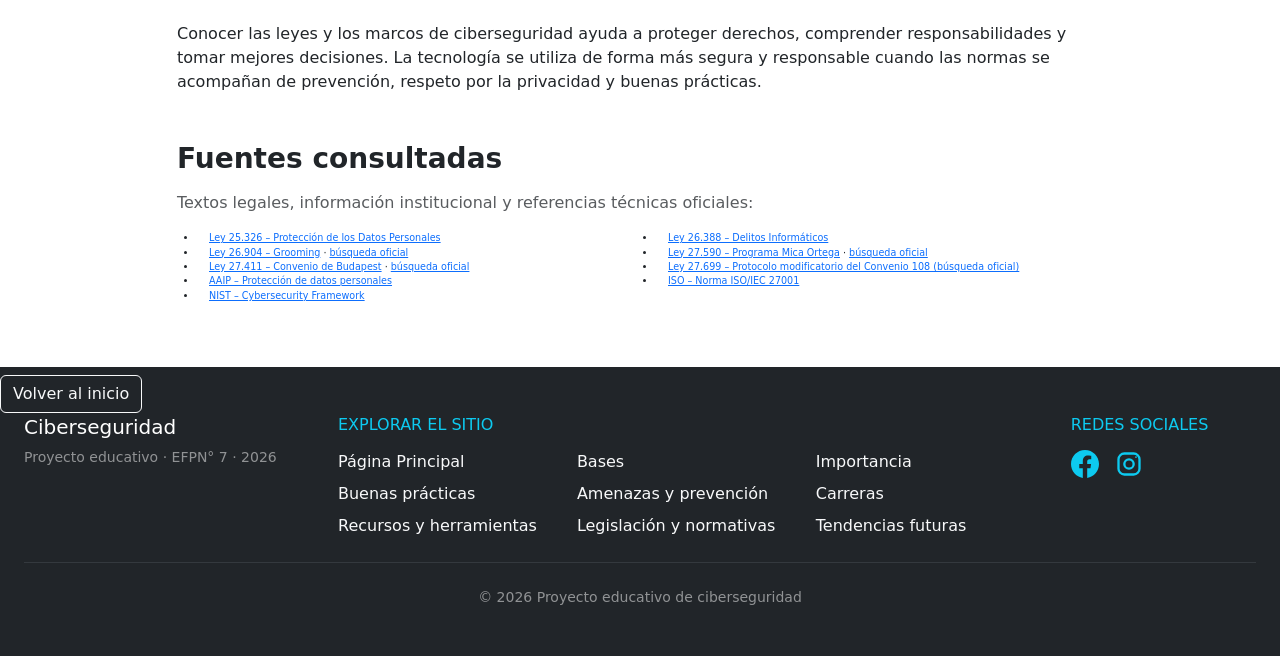
<file: LegislacionCiberseguridad/legislacion.html>
<!doctype html>
<html lang="es-AR">
  <head>
    <meta charset="UTF-8" />
    <meta name="viewport" content="width=device-width, initial-scale=1.0" />
    <title>Legislación y Normativas en Ciberseguridad</title>
    <link rel="shortcut icon" href="../multimedia/IconoColegiosinFondo.ico" type="image/x-icon">
    <link
      href="https://cdn.jsdelivr.net/npm/bootstrap@5.3.8/dist/css/bootstrap.min.css"
      rel="stylesheet"
      integrity="sha384-sRIl4kxILFvY47J16cr9ZwB07vP4J8+LH7qKQnuqkuIAvNWLzeN8tE5YBujZqJLB"
      crossorigin="anonymous"
    />
    <link rel="stylesheet" href="../style.css" />
  </head>
  <body id="inicio">
    <nav class="navbar navbar-expand-lg border-bottom sticky-top" data-bs-theme="dark">
      <div class="container-fluid">
        <a class="navbar-brand" href="../index.html">
          <img src="../multimedia/logoColegioFondoOscuro.jpeg" alt="Logo del colegio EFPN° 7" width="80" height="40" />
        </a>
        <button
          class="navbar-toggler"
          type="button"
          data-bs-toggle="collapse"
          data-bs-target="#navbarNav"
          aria-controls="navbarNav"
          aria-expanded="false"
          aria-label="Toggle navigation"
        >
          <span class="navbar-toggler-icon"></span>
        </button>
        <div class="collapse navbar-collapse" id="navbarNav">
          <ul class="navbar-nav flex-wrap align-items-center justify-content-lg-center">
          <li class="nav-item"><a class="nav-link" href="../index.html">Página Principal</a></li>
          <li class="nav-item"><a class="nav-link" href="../ConceptosBasicos/PaginadeConceptosBasicos.html">Bases</a></li>
          <li class="nav-item"><a class="nav-link" href="../ImportanciadeCiberseguridad/importancia.html">Importancia</a></li>
          <li class="nav-item"><a class="nav-link" href="../BuenasPracticas/PaginadeBuenasPracticas.html">Buenas prácticas</a></li>
          <li class="nav-item"><a class="nav-link" href="../AmenazasDiarias/amenazas.html">Amenazas y prevención</a></li>
          <li class="nav-item"><a class="nav-link" href="../CarrerasCiberseguridad/carreras.html">Carreras</a></li>
          <li class="nav-item"><a class="nav-link" href="../ProyectoEscolar/herramientas.html">Recursos y herramientas</a></li>
          <li class="nav-item"><a class="nav-link active" aria-current="page" href="../LegislacionCiberseguridad/legislacion.html">Legislación y normativas</a></li>
                  <li class="nav-item"><a class="nav-link" href="../tendenciasFuturas/TendenciasFuturas.html">Tendencias futuras</a></li>
        </ul>
        </div>
      </div>
    </nav>

    <header class="text-white position-relative cabezaPag">
      <div class="container py-5">
        <div class="row py-4 py-lg-5">
          <div class="col-12 col-lg-9">
            <p class="text-info text-uppercase fw-semibold mb-2">Marco legal y buenas prácticas</p>
            <h1 class="display-4 fw-bold">Legislación y Normativas en Ciberseguridad</h1>
            <p class="lead text-white-50 mb-0">
              Las leyes ayudan a proteger los datos, los sistemas informáticos y los derechos de las personas.
              Conocerlas permite comprender responsabilidades y actuar con mayor seguridad en el entorno digital.
            </p>
          </div>
        </div>
        <small class="position-absolute bottom-0 end-0 me-3 mb-2" style="color: #aaa;">Imagen generada con IA</small>
      </div>
    </header>

    <main>
      <section class="container py-5">
        <div class="row justify-content-center">
          <div class="col-12 col-lg-10">
            <h2 class="fw-bold mb-3">¿Qué es la legislación en ciberseguridad?</h2>
            <p class="fs-5 text-body-secondary">
              Es el conjunto de normas que establece derechos, deberes y responsabilidades vinculados con el uso
              de tecnologías, el tratamiento de información y la protección de sistemas. Su finalidad es ofrecer
              reglas para resguardar a las personas y organizaciones, y herramientas para prevenir o investigar
              conductas que afectan el entorno digital.
            </p>
            <p class="mb-0">
              En Argentina existen normas sobre protección de datos personales, privacidad, delitos informáticos
              y cooperación internacional. Estas reglas son necesarias porque gran parte de la vida cotidiana,
              los servicios y las comunicaciones dependen de sistemas conectados.
            </p>
          </div>
        </div>
      </section>

      <section class="container pb-5">
        <h2 class="text-center fw-bold mb-2">
          <img src="multimedia/iconoLeyes.png" class="rounded-circle object-fit-cover" width="70px" height="70px" alt="">
          Principales leyes argentinas</h2>
        <p class="text-center text-body-secondary mb-4">
          Seleccioná una norma para conocer su objetivo, algunos de sus aspectos y un ejemplo cotidiano.
        </p>
        <div class="accordion row g-3" id="leyesAccordion">
          <div class="col-12 col-lg-6">
            <div class="accordion-item border border-primary-subtle rounded shadow-sm overflow-hidden">
              <h3 class="accordion-header">
                <button class="accordion-button collapsed fw-semibold" type="button" data-bs-toggle="collapse" data-bs-target="#ley-25326" aria-expanded="false" aria-controls="ley-25326">
                  Ley 25.326 – Protección de los Datos Personales
                </button>
              </h3>
              <div id="ley-25326" class="accordion-collapse collapse" data-bs-parent="#leyesAcordion">
                <div class="accordion-body">
                  <p><span class="badge text-bg-primary">Sancionada en 2000</span></p>
                  <p>Protege integralmente los datos personales y la privacidad, y reconoce el derecho de las personas a conocer la información registrada sobre ellas.</p>
                  <h4 class="h6 fw-bold">Aspectos principales</h4>
                  <ul>
                    <li>Permite solicitar acceso y pedir la rectificación, actualización o supresión de datos en los casos previstos por la ley.</li>
                    <li>Establece reglas para la calidad, finalidad y tratamiento de los datos; el consentimiento es la regla general, con excepciones establecidas en la norma.</li>
                    <li>Prevé medidas de seguridad y confidencialidad para quienes son responsables de bases de datos.</li>
                  </ul>
                  <p><strong>Ejemplo:</strong> una persona puede pedir a una empresa que le informe qué datos conserva y que corrija un domicilio desactualizado.</p>
                  <a href="https://www.argentina.gob.ar/normativa/nacional/ley-25326-64790/texto" target="_blank" rel="noopener noreferrer">Consultar el texto oficial de la Ley 25.326</a>
                </div>
              </div>
            </div>
          </div>
          <div class="col-12 col-lg-6">
            <div class="accordion-item border border-primary-subtle rounded shadow-sm overflow-hidden">
              <h3 class="accordion-header">
                <button class="accordion-button collapsed fw-semibold" type="button" data-bs-toggle="collapse" data-bs-target="#ley-26388" aria-expanded="false" aria-controls="ley-26388">
                  Ley 26.388 – Delitos Informáticos
                </button>
              </h3>
              <div id="ley-26388" class="accordion-collapse collapse" data-bs-parent="#leyesAccordion">
                <div class="accordion-body">
                  <p><span class="badge text-bg-primary">Sancionada en 2008</span></p>
                  <p>Modificó el Código Penal para incluir medios electrónicos y conductas relacionadas con sistemas y datos informáticos dentro de distintas figuras delictivas.</p>
                  <h4 class="h6 fw-bold">Aspectos principales</h4>
                  <ul>
                    <li>Actualizó disposiciones vinculadas con la privacidad y el acceso indebido a comunicaciones electrónicas.</li>
                    <li>Incorporó referencias a documentos, comunicaciones y otros elementos digitales en el Código Penal.</li>
                    <li>La calificación de una conducta depende de sus circunstancias y de la norma penal aplicable.</li>
                  </ul>
                  <p><strong>Ejemplo:</strong> acceder sin autorización a una comunicación privada ajena puede involucrar las reglas penales sobre privacidad y comunicaciones.</p>
                  <a href="https://www.argentina.gob.ar/normativa/nacional/ley-26388-141790/texto" target="_blank" rel="noopener noreferrer">Consultar el texto oficial de la Ley 26.388</a>
                </div>
              </div>
            </div>
          </div>
          <div class="col-12 col-lg-6">
            <div class="accordion-item border border-primary-subtle rounded shadow-sm overflow-hidden">
              <h3 class="accordion-header">
                <button class="accordion-button collapsed fw-semibold" type="button" data-bs-toggle="collapse" data-bs-target="#ley-26904" aria-expanded="false" aria-controls="ley-26904">
                  Ley 26.904 – Grooming
                </button>
              </h3>
              <div id="ley-26904" class="accordion-collapse collapse" data-bs-parent="#leyesAccordion">
                <div class="accordion-body">
                  <p><span class="badge text-bg-primary">Sancionada en 2013</span></p>
                  <p>Incorporó al Código Penal el delito de contacto con una persona menor de edad por parte de una persona adulta, mediante comunicaciones electrónicas, telecomunicaciones u otra tecnología de transmisión de datos, con el propósito de cometer un delito contra su integridad sexual.</p>
                  <h4 class="h6 fw-bold">Aspectos principales</h4>
                  <ul>
                    <li>La conducta incorporada se encuentra en el artículo 131 del Código Penal.</li>
                    <li>La norma se vincula con la protección de niñas, niños y adolescentes en entornos digitales.</li>
                    <li>Ante una situación preocupante, es importante buscar ayuda adulta y acudir a canales oficiales.</li>
                  </ul>
                  <p><strong>Ejemplo:</strong> una persona adulta utiliza mensajes para contactar a un menor con el propósito contemplado por la figura penal.</p>
                  <a href="https://www.argentina.gob.ar/normativa/nacional/ley-26904-223586/texto" target="_blank" rel="noopener noreferrer">Consultar el texto oficial de la Ley 26.904</a>
                  <span class="text-body-secondary"> · </span>
                  <a href="https://www.argentina.gob.ar/normativa?search=Ley%2026.904" target="_blank" rel="noopener noreferrer">buscar en Normativa Nacional</a>
                </div>
              </div>
            </div>
          </div>
          <div class="col-12 col-lg-6">
            <div class="accordion-item border border-primary-subtle rounded shadow-sm overflow-hidden">
              <h3 class="accordion-header">
                <button class="accordion-button collapsed fw-semibold" type="button" data-bs-toggle="collapse" data-bs-target="#ley-27590" aria-expanded="false" aria-controls="ley-27590">
                  Ley 27.590 – Programa Mica Ortega
                </button>
              </h3>
              <div id="ley-27590" class="accordion-collapse collapse" data-bs-parent="#leyesAccordion">
                <div class="accordion-body">
                  <p><span class="badge text-bg-primary">Sancionada en 2020</span></p>
                  <p>Creó el Programa Nacional de Prevención y Concientización del Grooming o Ciberacoso contra Niñas, Niños y Adolescentes, conocido como Programa Mica Ortega.</p>
                  <h4 class="h6 fw-bold">Aspectos principales</h4>
                  <ul>
                    <li>Promueve acciones de prevención y concientización sobre el grooming.</li>
                    <li>Impulsa la difusión de información y el trabajo educativo con niñas, niños, adolescentes y personas adultas.</li>
                    <li>Complementa la respuesta legal con prevención y orientación.</li>
                  </ul>
                  <p><strong>Ejemplo:</strong> una actividad escolar puede enseñar a reconocer contactos sospechosos y a pedir ayuda sin compartir información sensible.</p>
                  <div class="alert alert-info mt-3 mb-0">
                    <h4 class="h6 fw-bold">Orientación y ayuda</h4>
                    <p><strong><a href="tel:137">Línea 137</a>:</strong> atención gratuita las 24 horas para situaciones de violencia familiar y sexual. También pueden orientarte.</p>
                    <p class="mb-0"><strong><a href="tel:102">Línea 102</a>:</strong> gratuita para niñas, niños y adolescentes. Brinda orientación, escucha y asistencia.</p>
                  </div>
                  <a href="https://www.argentina.gob.ar/normativa/nacional/norma-345231" target="_blank" rel="noopener noreferrer">Consultar el texto oficial de la Ley 27.590</a>
                  <span class="text-body-secondary"> · </span>
                  <a href="https://www.argentina.gob.ar/normativa?search=Ley%2027.590" target="_blank" rel="noopener noreferrer">buscar en Normativa Nacional</a>
                </div>
              </div>
            </div>
          </div>
          <div class="col-12 col-lg-6">
            <div class="accordion-item border border-primary-subtle rounded shadow-sm overflow-hidden">
              <h3 class="accordion-header">
                <button class="accordion-button collapsed fw-semibold" type="button" data-bs-toggle="collapse" data-bs-target="#ley-27411" aria-expanded="false" aria-controls="ley-27411">
                  Ley 27.411 – Convenio de Budapest
                </button>
              </h3>
              <div id="ley-27411" class="accordion-collapse collapse" data-bs-parent="#leyesAccordion">
                <div class="accordion-body">
                  <p><span class="badge text-bg-primary">Sancionada en 2017</span></p>
                  <p>Aprobó el Convenio sobre la Ciberdelincuencia del Consejo de Europa, conocido como Convenio de Budapest, que ofrece un marco de cooperación entre países para abordar delitos informáticos.</p>
                  <h4 class="h6 fw-bold">Aspectos principales</h4>
                  <ul>
                    <li>Promueve la cooperación internacional en investigaciones sobre ciberdelincuencia.</li>
                    <li>Contempla mecanismos de asistencia entre Estados y colaboración para obtener evidencia electrónica de acuerdo con las normas aplicables.</li>
                    <li>La cooperación se desarrolla mediante las autoridades y procedimientos previstos.</li>
                  </ul>
                  <p><strong>Ejemplo:</strong> si una investigación autorizada requiere evidencia electrónica ubicada en otro país, pueden utilizarse los mecanismos de cooperación previstos por el Convenio.</p>
                  <a href="https://www.argentina.gob.ar/normativa/nacional/ley-27411-304798/texto" target="_blank" rel="noopener noreferrer">Consultar el texto oficial de la Ley 27.411</a>
                  <span class="text-body-secondary"> · </span>
                  <a href="https://www.argentina.gob.ar/normativa?search=Ley%2027.411" target="_blank" rel="noopener noreferrer">buscar en Normativa Nacional</a>
                </div>
              </div>
            </div>
          </div>
          <div class="col-12 col-lg-6">
            <div class="accordion-item border border-primary-subtle rounded shadow-sm overflow-hidden">
              <h3 class="accordion-header">
                <button class="accordion-button collapsed fw-semibold" type="button" data-bs-toggle="collapse" data-bs-target="#ley-27699" aria-expanded="false" aria-controls="ley-27699">
                  Ley 27.699 – Convenio 108
                </button>
              </h3>
              <div id="ley-27699" class="accordion-collapse collapse" data-bs-parent="#leyesAccordion">
                <div class="accordion-body">
                  <p><span class="badge text-bg-primary">Sancionada en 2022</span></p>
                  <p>Aprobó el Protocolo de Enmienda del Convenio para la Protección de las Personas con respecto al Tratamiento Automatizado de Datos de Carácter Personal (Convenio 108), que moderniza este marco internacional de protección de datos.</p>
                  <h4 class="h6 fw-bold">Aspectos principales</h4>
                  <ul>
                    <li>Actualiza compromisos internacionales relacionados con el tratamiento de datos personales.</li>
                    <li>Fortalece la cooperación entre Estados en materia de protección de datos.</li>
                    <li>Se refiere al protocolo modificatorio del Convenio 108, no a una norma técnica de ciberseguridad.</li>
                  </ul>
                  <p><strong>Ejemplo:</strong> las reglas comunes ayudan a coordinar la protección de datos cuando su tratamiento involucra a más de un país.</p>
                  <a href="https://www.argentina.gob.ar/normativa/nacional/norma-375738" target="_blank" rel="noopener noreferrer">Buscar la Ley 27.699 en el portal oficial de Normativa Nacional</a>
                </div>
              </div>
            </div>
          </div>
        </div>
      </section>

      <section class="bg-body-tertiary py-5">
        <div class="container">
          <h2 class="text-center fw-bold mb-2">
            <svg xmlns="http://www.w3.org/2000/svg" width="50" height="50" fill="#a40" class="bi bi-book-half" viewBox="0 0 16 16">
            <path d="M8.5 2.687c.654-.689 1.782-.886 3.112-.752 1.234.124 2.503.523 3.388.893v9.923c-.918-.35-2.107-.692-3.287-.81-1.094-.111-2.278-.039-3.213.492zM8 1.783C7.015.936 5.587.81 4.287.94c-1.514.153-3.042.672-3.994 1.105A.5.5 0 0 0 0 2.5v11a.5.5 0 0 0 .707.455c.882-.4 2.303-.881 3.68-1.02 1.409-.142 2.59.087 3.223.877a.5.5 0 0 0 .78 0c.633-.79 1.814-1.019 3.222-.877 1.378.139 2.8.62 3.681 1.02A.5.5 0 0 0 16 13.5v-11a.5.5 0 0 0-.293-.455c-.952-.433-2.48-.952-3.994-1.105C10.413.809 8.985.936 8 1.783"/>
            </svg>
            Decretos y políticas nacionales</h2>
          <p class="text-center text-body-secondary mb-4">Estos instrumentos reglamentan normas o coordinan políticas públicas; no son estándares técnicos.</p>
          <div class="row g-3">
            <div class="col-12 col-md-4">
              <div class="card h-100 border-primary-subtle shadow-sm">
                <div class="card-body">
                  <h3 class="h5 card-title">Decreto 1558/2001</h3>
                  <p>Aprueba la reglamentación de la Ley 25.326 y desarrolla aspectos para su aplicación, incluidos los relativos a derechos de titulares y responsables de bases de datos.</p>
                  <a href="https://www.argentina.gob.ar/normativa/nacional/decreto-1558-2001-70368/texto" target="_blank" rel="noopener noreferrer">Consultar el texto oficial del Decreto 1558/2001</a>
                </div>
              </div>
            </div>
            <div class="col-12 col-md-4">
              <div class="card h-100 border-primary-subtle shadow-sm">
                <div class="card-body">
                  <h3 class="h5 card-title">Decreto 577/2017</h3>
                  <p>Creó el Comité de Ciberseguridad en el ámbito nacional para coordinar el diseño de una estrategia y articular acciones entre organismos públicos.</p>
                  <a href="https://www.argentina.gob.ar/normativa/buscar?search=Decreto%20577%2F2017" target="_blank" rel="noopener noreferrer">Buscar el Decreto 577/2017 en Normativa Nacional</a>
                </div>
              </div>
            </div>
            <div class="col-12 col-md-4">
              <div class="card h-100 border-primary-subtle shadow-sm">
                <div class="card-body">
                  <h3 class="h5 card-title">Resolución 44/2023</h3>
                  <p>Aprobó la Segunda Estrategia Nacional de Ciberseguridad, que orienta la coordinación y las líneas de acción nacionales frente a los desafíos del ciberespacio.</p>
                  <a href="https://www.argentina.gob.ar/normativa/buscar?search=Resoluci%C3%B3n%2044%2F2023%20ciberseguridad" target="_blank" rel="noopener noreferrer">Buscar la Resolución 44/2023 en Normativa Nacional</a>
                </div>
              </div>
            </div>
          </div>
        </div>
      </section>

      <section class="container py-5">
        <h2 class="text-center fw-bold mb-2">
          <svg xmlns="http://www.w3.org/2000/svg" width="50" height="50" fill="aqua" class="bi bi-globe bg-dark-subtle rounded-circle" viewBox="0 0 16 16">
          <path d="M0 8a8 8 0 1 1 16 0A8 8 0 0 1 0 8m7.5-6.923c-.67.204-1.335.82-1.887 1.855A8 8 0 0 0 5.145 4H7.5zM4.09 4a9.3 9.3 0 0 1 .64-1.539 7 7 0 0 1 .597-.933A7.03 7.03 0 0 0 2.255 4zm-.582 3.5c.03-.877.138-1.718.312-2.5H1.674a7 7 0 0 0-.656 2.5zM4.847 5a12.5 12.5 0 0 0-.338 2.5H7.5V5zM8.5 5v2.5h2.99a12.5 12.5 0 0 0-.337-2.5zM4.51 8.5a12.5 12.5 0 0 0 .337 2.5H7.5V8.5zm3.99 0V11h2.653c.187-.765.306-1.608.338-2.5zM5.145 12q.208.58.468 1.068c.552 1.035 1.218 1.65 1.887 1.855V12zm.182 2.472a7 7 0 0 1-.597-.933A9.3 9.3 0 0 1 4.09 12H2.255a7 7 0 0 0 3.072 2.472M3.82 11a13.7 13.7 0 0 1-.312-2.5h-2.49c.062.89.291 1.733.656 2.5zm6.853 3.472A7 7 0 0 0 13.745 12H11.91a9.3 9.3 0 0 1-.64 1.539 7 7 0 0 1-.597.933M8.5 12v2.923c.67-.204 1.335-.82 1.887-1.855q.26-.487.468-1.068zm3.68-1h2.146c.365-.767.594-1.61.656-2.5h-2.49a13.7 13.7 0 0 1-.312 2.5m2.802-3.5a7 7 0 0 0-.656-2.5H12.18c.174.782.282 1.623.312 2.5zM11.27 2.461c.247.464.462.98.64 1.539h1.835a7 7 0 0 0-3.072-2.472c.218.284.418.598.597.933M10.855 4a8 8 0 0 0-.468-1.068C9.835 1.897 9.17 1.282 8.5 1.077V4z"/>
          </svg>
          Estándares y marcos internacionales</h2>
        <p class="text-center text-body-secondary mb-4">
          A diferencia de una ley, un estándar o marco técnico ofrece prácticas y recomendaciones. No es una ley por sí mismo; su obligatoriedad puede depender de contratos, políticas o requisitos aplicables.
        </p>
        <div class="row g-4">
          <div class="col-12 col-lg-5">
            <div class="card h-100 border-primary-subtle shadow-sm">
              <div class="card-body">
                <span class="badge text-bg-info mb-3">Estándar técnico</span>
                <h3 class="h4 card-title">ISO/IEC 27001</h3>
                <p>Es un estándar internacional para establecer, implementar, mantener y mejorar un Sistema de Gestión de Seguridad de la Información (SGSI).</p>
                <ul>
                  <li>La organización identifica y evalúa riesgos para la información y planifica cómo tratarlos.</li>
                  <li>El sistema de gestión asigna responsabilidades y ayuda a revisar y mejorar los controles.</li>
                  <li>Busca preservar la confidencialidad, integridad y disponibilidad de la información.</li>
                </ul>
                <a href="https://www.iso.org/standard/27001" target="_blank" rel="noopener noreferrer">Conocer ISO/IEC 27001 en el sitio oficial de ISO</a>
              </div>
            </div>
          </div>
          <div class="col-12 col-lg-7">
            <div class="card h-100 border-primary-subtle shadow-sm">
              <div class="card-body">
                <span class="badge text-bg-info mb-3">Marco de referencia</span>
                <h3 class="h4 card-title">Marco de Ciberseguridad del <abbr title="National Institute of Standards and Technology">NIST</abbr> (CSF 2.0)</h3>
                <p>Ayuda a organizaciones de distintos tamaños a comprender, priorizar y gestionar riesgos de ciberseguridad. Sus seis funciones se complementan y no son una lista rígida de pasos:</p>
                <div class="row g-2">
                  <div class="col-12 col-sm-6">
                    <div class="h-100 rounded border border-primary-subtle p-3">
                      <h4 class="h6 text-primary fw-bold">1. Gobernar</h4>
                      <p class="small mb-0">Establecer estrategia, responsabilidades y supervisión del riesgo de ciberseguridad.</p>
                    </div>
                  </div>
                  <div class="col-12 col-sm-6">
                    <div class="h-100 rounded border border-primary-subtle p-3">
                      <h4 class="h6 text-primary fw-bold">2. Identificar</h4>
                      <p class="small mb-0">Conocer activos, contexto, riesgos y oportunidades de mejora.</p>
                    </div>
                  </div>
                  <div class="col-12 col-sm-6">
                    <div class="h-100 rounded border border-primary-subtle p-3">
                      <h4 class="h6 text-primary fw-bold">3. Proteger</h4>
                      <p class="small mb-0">Aplicar medidas para reducir los riesgos y resguardar los activos.</p>
                    </div>
                  </div>
                  <div class="col-12 col-sm-6">
                    <div class="h-100 rounded border border-primary-subtle p-3">
                      <h4 class="h6 text-primary fw-bold">4. Detectar</h4>
                      <p class="small mb-0">Encontrar y analizar posibles eventos de ciberseguridad.</p>
                    </div>
                  </div>
                  <div class="col-12 col-sm-6">
                    <div class="h-100 rounded border border-primary-subtle p-3">
                      <h4 class="h6 text-primary fw-bold">5. Responder</h4>
                      <p class="small mb-0">Tomar medidas ante un incidente y coordinar su gestión.</p>
                    </div>
                  </div>
                  <div class="col-12 col-sm-6">
                    <div class="h-100 rounded border border-primary-subtle p-3">
                      <h4 class="h6 text-primary fw-bold">6. Recuperar</h4>
                      <p class="small mb-0">Restablecer capacidades y servicios afectados y aprender del incidente.</p>
                    </div>
                  </div>
                </div>
                <a class="d-inline-block mt-3" href="https://www.nist.gov/cyberframework" target="_blank" rel="noopener noreferrer">Consultar el Marco de Ciberseguridad en el sitio oficial del NIST</a>
              </div>
            </div>
          </div>
        </div>
      </section>

      <section class="bg-body-tertiary py-5">
        <div class="container">
          <div class="row g-4">
            <div class="col-12 col-lg-6">
              <h2 class="fw-bold mb-3">¿Por qué son importantes?</h2>
              <ul class="list-group">
                <li class="list-group-item">
                  <svg xmlns="http://www.w3.org/2000/svg" width="25" height="25" fill="#0d6efd" class="bi bi-shield-lock" viewBox="0 0 16 16">
                    <path d="M5.338 1.59a61 61 0 0 0-2.837.856.48.48 0 0 0-.328.39c-.554 4.157.726 7.19 2.253 9.188a10.7 10.7 0 0 0 2.287 2.233c.346.244.652.42.893.533q.18.085.293.118a1 1 0 0 0 .101.025 1 1 0 0 0 .1-.025q.114-.034.294-.118c.24-.113.547-.29.893-.533a10.7 10.7 0 0 0 2.287-2.233c1.527-1.997 2.807-5.031 2.253-9.188a.48.48 0 0 0-.328-.39c-.651-.213-1.75-.56-2.837-.855C9.552 1.29 8.531 1.067 8 1.067c-.53 0-1.552.223-2.662.524zM5.072.56C6.157.265 7.31 0 8 0s1.843.265 2.928.56c1.11.3 2.229.655 2.887.87a1.54 1.54 0 0 1 1.044 1.262c.596 4.477-.787 7.795-2.465 9.99a11.8 11.8 0 0 1-2.517 2.453 7 7 0 0 1-1.048.625c-.28.132-.581.24-.829.24s-.548-.108-.829-.24a7 7 0 0 1-1.048-.625 11.8 11.8 0 0 1-2.517-2.453C1.928 10.487.545 7.169 1.141 2.692A1.54 1.54 0 0 1 2.185 1.43 63 63 0 0 1 5.072.56"/>
                    <path d="M9.5 6.5a1.5 1.5 0 0 1-1 1.415l.385 1.99a.5.5 0 0 1-.491.595h-.788a.5.5 0 0 1-.49-.595l.384-1.99a1.5 1.5 0 1 1 2-1.415"/>
                  </svg>
                  Protegen la privacidad y orientan el tratamiento responsable de datos.</li>
                <li class="list-group-item">
                  <svg xmlns="http://www.w3.org/2000/svg" width="25" height="25" fill="#aa6107"  viewBox="0 0 640 512">
                    <!--!Font Awesome Free v7.3.1 by @fontawesome - https://fontawesome.com License - https://fontawesome.com/license/free Copyright 2026 Fonticons, Inc.--><path  d="M384 32l128 0c17.7 0 32 14.3 32 32s-14.3 32-32 32L398.4 96c-5.2 25.8-22.9 47.1-46.4 57.3l0 294.7 160 0c17.7 0 32 14.3 32 32s-14.3 32-32 32l-384 0c-17.7 0-32-14.3-32-32s14.3-32 32-32l160 0 0-294.7c-23.5-10.3-41.2-31.6-46.4-57.3L128 96c-17.7 0-32-14.3-32-32s14.3-32 32-32l128 0c14.6-19.4 37.8-32 64-32s49.4 12.6 64 32zm55.6 288L584.4 320 512 195.8 439.6 320zM512 416c-62.9 0-115.2-34-126-78.9-2.6-11 1-22.3 6.7-32.1l95.2-163.2c5-8.6 14.2-13.8 24.1-13.8s19.1 5.3 24.1 13.8l95.2 163.2c5.7 9.8 9.3 21.1 6.7 32.1-10.8 44.8-63.1 78.9-126 78.9zM126.8 195.8L54.4 320 199.3 320 126.8 195.8zM.9 337.1c-2.6-11 1-22.3 6.7-32.1l95.2-163.2c5-8.6 14.2-13.8 24.1-13.8s19.1 5.3 24.1 13.8l95.2 163.2c5.7 9.8 9.3 21.1 6.7 32.1-10.8 44.8-63.1 78.9-126 78.9S11.7 382 .9 337.1z"/></svg>
                  Definen conductas que pueden ser investigadas y sancionadas conforme a la ley.</li>
                <li class="list-group-item">
                  <svg xmlns="http://www.w3.org/2000/svg" width="25" height="25" fill="#0dcaf0" class="bi bi-people" viewBox="0 0 16 16">
                    <path d="M15 14s1 0 1-1-1-4-5-4-5 3-5 4 1 1 1 1zm-7.978-1L7 12.996c.001-.264.167-1.03.76-1.72C8.312 10.629 9.282 10 11 10c1.717 0 2.687.63 3.24 1.276.593.69.758 1.457.76 1.72l-.008.002-.014.002zM11 7a2 2 0 1 0 0-4 2 2 0 0 0 0 4m3-2a3 3 0 1 1-6 0 3 3 0 0 1 6 0M6.936 9.28a6 6 0 0 0-1.23-.247A7 7 0 0 0 5 9c-4 0-5 3-5 4q0 1 1 1h4.216A2.24 2.24 0 0 1 5 13c0-1.01.377-2.042 1.09-2.904.243-.294.526-.569.846-.816M4.92 10A5.5 5.5 0 0 0 4 13H1c0-.26.164-1.03.76-1.724.545-.636 1.492-1.256 3.16-1.275ZM1.5 5.5a3 3 0 1 1 6 0 3 3 0 0 1-6 0m3-2a2 2 0 1 0 0 4 2 2 0 0 0 0-4"/>
                  </svg>
                  Establecen responsabilidades para personas, organizaciones y autoridades.</li>
                <li class="list-group-item">
                  <svg xmlns="http://www.w3.org/2000/svg" width="25" height="25" fill="#198754" class="bi bi-person-check" viewBox="0 0 16 16">
                    <path d="M12.5 16a3.5 3.5 0 1 0 0-7 3.5 3.5 0 0 0 0 7m1.679-4.493-1.335 2.226a.75.75 0 0 1-1.174.144l-.774-.773a.5.5 0 0 1 .708-.708l.547.548 1.17-1.951a.5.5 0 1 1 .858.514M11 5a3 3 0 1 1-6 0 3 3 0 0 1 6 0M8 7a2 2 0 1 0 0-4 2 2 0 0 0 0 4"/>
                    <path d="M8.256 14a4.5 4.5 0 0 1-.229-1.004H3c.001-.246.154-.986.832-1.664C4.484 10.68 5.711 10 8 10q.39 0 .74.025c.226-.341.496-.65.804-.918Q8.844 9.002 8 9c-5 0-6 3-6 4s1 1 1 1z"/>
                  </svg>
                  Reconocen y ayudan a proteger los derechos de los usuarios.</li>
                <li class="list-group-item">
                  <svg xmlns="http://www.w3.org/2000/svg" width="25" height="25" fill="#0d6efd" class="bi bi-globe" viewBox="0 0 16 16">
                    <path d="M0 8a8 8 0 1 1 16 0A8 8 0 0 1 0 8m7.5-6.923c-.67.204-1.335.82-1.887 1.855A8 8 0 0 0 5.145 4H7.5zM4.09 4a9.3 9.3 0 0 1 .64-1.539 7 7 0 0 1 .597-.933A7.03 7.03 0 0 0 2.255 4zm-.582 3.5c.03-.877.138-1.718.312-2.5H1.674a7 7 0 0 0-.656 2.5zM4.847 5a12.5 12.5 0 0 0-.338 2.5H7.5V5zM8.5 5v2.5h2.99a12.5 12.5 0 0 0-.337-2.5zM4.51 8.5a12.5 12.5 0 0 0 .337 2.5H7.5V8.5zm3.99 0V11h2.653c.187-.765.306-1.608.338-2.5zM5.145 12q.208.58.468 1.068c.552 1.035 1.218 1.65 1.887 1.855V12zm.182 2.472a7 7 0 0 1-.597-.933A9.3 9.3 0 0 1 4.09 12H2.255a7 7 0 0 0 3.072 2.472M3.82 11a13.7 13.7 0 0 1-.312-2.5h-2.49c.062.89.291 1.733.656 2.5zm6.853 3.472A7 7 0 0 0 13.745 12H11.91a9.3 9.3 0 0 1-.64 1.539 7 7 0 0 1-.597.933M8.5 12v2.923c.67-.204 1.335-.82 1.887-1.855q.26-.487.468-1.068zm3.68-1h2.146c.365-.767.594-1.61.656-2.5h-2.49a13.7 13.7 0 0 1-.312 2.5m2.802-3.5a7 7 0 0 0-.656-2.5H12.18c.174.782.282 1.623.312 2.5zM11.27 2.461c.247.464.462.98.64 1.539h1.835a7 7 0 0 0-3.072-2.472c.218.284.418.598.597.933M10.855 4a8 8 0 0 0-.468-1.068C9.835 1.897 9.17 1.282 8.5 1.077V4z"/>
                  </svg>
                  Facilitan la cooperación internacional frente a delitos que cruzan fronteras.</li>
                <li class="list-group-item">
                  <svg xmlns="http://www.w3.org/2000/svg" width="25" height="25" fill="#198754" class="bi bi-shield-fill-check" viewBox="0 0 16 16">
                    <path fill-rule="evenodd" d="M8 0c-.69 0-1.843.265-2.928.56-1.11.3-2.229.655-2.887.87a1.54 1.54 0 0 0-1.044 1.262c-.596 4.477.787 7.795 2.465 9.99a11.8 11.8 0 0 0 2.517 2.453c.386.273.744.482 1.048.625.28.132.581.24.829.24s.548-.108.829-.24a7 7 0 0 0 1.048-.625 11.8 11.8 0 0 0 2.517-2.453c1.678-2.195 3.061-5.513 2.465-9.99a1.54 1.54 0 0 0-1.044-1.263 63 63 0 0 0-2.887-.87C9.843.266 8.69 0 8 0m2.146 5.146a.5.5 0 0 1 .708.708l-3 3a.5.5 0 0 1-.708 0l-1.5-1.5a.5.5 0 1 1 .708-.708L7.5 7.793z"/>
                  </svg>
                  Aportan previsibilidad y confianza en los servicios digitales.</li>
              </ul>
            </div>
            <div class="col-12 col-lg-6">
              <h2 class="fw-bold mb-3">Responsabilidad de usuarios y profesionales</h2>
              <p>La seguridad también depende de decisiones cotidianas. Actuar con cuidado protege a otras personas y evita daños o accesos no autorizados.</p>
              <ul>
                <li><strong>Información personal:</strong> compartir solo lo necesario y revisar quién puede ver los datos publicados.</li>
                <li><strong>Contraseñas:</strong> usar claves únicas y robustas, mantenerlas privadas y activar verificaciones adicionales cuando estén disponibles.</li>
                <li><strong>Privacidad:</strong> pedir permiso antes de publicar imágenes, mensajes o información de otras personas.</li>
                <li><strong>Pruebas de seguridad:</strong> realizarlas únicamente con autorización explícita y dentro del alcance acordado.</li>
                <li><strong>Ética profesional:</strong> respetar la confidencialidad, documentar hallazgos de manera responsable y no utilizar accesos fuera de lo autorizado.</li>
              </ul>
            </div>
          </div>
        </div>
      </section>

      <section class="container py-5">
        <div class="row justify-content-center">
          <div class="col-12 col-lg-10">
            <h2 class="fw-bold mb-3">Conclusión</h2>
            <p>
              Conocer las leyes y los marcos de ciberseguridad ayuda a proteger derechos, comprender responsabilidades
              y tomar mejores decisiones. La tecnología se utiliza de forma más segura y responsable cuando las normas
              se acompañan de prevención, respeto por la privacidad y buenas prácticas.
            </p>
            <h2 class="h3 fw-bold mt-5 mb-3" id="fuentes-title">Fuentes consultadas</h2>
            <p class="text-body-secondary">Textos legales, información institucional y referencias técnicas oficiales:</p>
            <ul class="row row-cols-1 row-cols-md-2 fuentes">
              <li><a href="https://www.argentina.gob.ar/normativa/nacional/ley-25326-64790/texto" target="_blank" rel="noopener noreferrer">Ley 25.326 – Protección de los Datos Personales</a></li>
              <li><a href="https://www.argentina.gob.ar/normativa/nacional/ley-26388-141790/texto" target="_blank" rel="noopener noreferrer">Ley 26.388 – Delitos Informáticos</a></li>
              <li><a href="https://www.argentina.gob.ar/normativa/nacional/ley-26904-223586/texto" target="_blank" rel="noopener noreferrer">Ley 26.904 – Grooming</a> · <a href="https://www.argentina.gob.ar/normativa?search=Ley%2026.904" target="_blank" rel="noopener noreferrer">búsqueda oficial</a></li>
              <li><a href="https://www.argentina.gob.ar/normativa/nacional/ley-27590-343736/texto" target="_blank" rel="noopener noreferrer">Ley 27.590 – Programa Mica Ortega</a> · <a href="https://www.argentina.gob.ar/normativa?search=Ley%2027.590" target="_blank" rel="noopener noreferrer">búsqueda oficial</a></li>
              <li><a href="https://www.argentina.gob.ar/normativa/nacional/ley-27411-304798/texto" target="_blank" rel="noopener noreferrer">Ley 27.411 – Convenio de Budapest</a> · <a href="https://www.argentina.gob.ar/normativa?search=Ley%2027.411" target="_blank" rel="noopener noreferrer">búsqueda oficial</a></li>
              <li><a href="https://www.argentina.gob.ar/normativa?search=Ley%2027.699%20Convenio%20108" target="_blank" rel="noopener noreferrer">Ley 27.699 – Protocolo modificatorio del Convenio 108 (búsqueda oficial)</a></li>
              <li><a href="https://www.argentina.gob.ar/aaip/datospersonales" target="_blank" rel="noopener noreferrer">AAIP – Protección de datos personales</a></li>
              <li><a href="https://www.iso.org/standard/27001" target="_blank" rel="noopener noreferrer">ISO – Norma ISO/IEC 27001</a></li>
              <li><a href="https://www.nist.gov/cyberframework" target="_blank" rel="noopener noreferrer">NIST – Cybersecurity Framework</a></li>
            </ul>
          </div>
        </div>
      </section>
    </main>

    <footer class="bg-dark text-white-50 py-5 position-relative">
      <a class="btn btn-outline-light position-absolute top-0 mt-2" href="#inicio">Volver al inicio</a>
      <div class="container-fluid px-4">
        <div class="row g-4">
          <div class="col-12 col-lg-3">
            <h2 class="h5 text-white">Ciberseguridad</h2>
            <p class="small mb-0">Proyecto educativo · EFPN° 7 · 2026</p>
          </div>
          <nav class="col-12 col-lg-7" aria-label="Páginas del sitio">
            <h2 class="h6 text-uppercase text-info mb-3">Explorar el sitio</h2>
            <ul class="list-unstyled row row-cols-1 row-cols-sm-2 row-cols-xl-3 g-2 mb-0">
              <li class="col"><a class="link-light link-underline-opacity-0 link-underline-opacity-100-hover" href="../index.html">Página Principal</a></li>
              <li class="col"><a class="link-light link-underline-opacity-0 link-underline-opacity-100-hover" href="../ConceptosBasicos/PaginadeConceptosBasicos.html">Bases</a></li>
              <li class="col"><a class="link-light link-underline-opacity-0 link-underline-opacity-100-hover" href="../ImportanciadeCiberseguridad/importancia.html">Importancia</a></li>
              <li class="col"><a class="link-light link-underline-opacity-0 link-underline-opacity-100-hover" href="../BuenasPracticas/PaginadeBuenasPracticas.html">Buenas prácticas</a></li>
              <li class="col"><a class="link-light link-underline-opacity-0 link-underline-opacity-100-hover" href="../AmenazasDiarias/amenazas.html">Amenazas y prevención</a></li>
              <li class="col"><a class="link-light link-underline-opacity-0 link-underline-opacity-100-hover" href="../CarrerasCiberseguridad/carreras.html">Carreras</a></li>
              <li class="col"><a class="link-light link-underline-opacity-0 link-underline-opacity-100-hover" href="../ProyectoEscolar/herramientas.html">Recursos y herramientas</a></li>
              <li class="col"><a class="link-light link-underline-opacity-0 link-underline-opacity-100-hover" href="../LegislacionCiberseguridad/legislacion.html" aria-current="page">Legislación y normativas</a></li>
                          <li class="col"><a class="link-light link-underline-opacity-0 link-underline-opacity-100-hover" href="../tendenciasFuturas/TendenciasFuturas.html">Tendencias futuras</a></li>
            </ul>
          </nav>
          <div class="col-12 col-lg-2">
            <h2 class="h6 text-uppercase text-info mb-3">Redes sociales</h2>
            <div class="d-flex gap-3">
              <a class="link-info" href="https://www.facebook.com/escfp7/?locale=es_LA" target="_blank" rel="noopener noreferrer" aria-label="Facebook" title="Facebook">
                <svg xmlns="http://www.w3.org/2000/svg" width="28" height="28" fill="currentColor" viewBox="0 0 24 24" aria-hidden="true">
                  <path d="M24 12.073C24 5.405 18.627 0 12 0S0 5.405 0 12.073c0 6.019 4.388 11.018 10.125 11.927v-8.437H7.078v-3.49h3.047V9.41c0-3.025 1.792-4.697 4.533-4.697 1.312 0 2.686.236 2.686.236v2.953h-1.513c-1.49 0-1.956.93-1.956 1.885v2.26h3.328l-.532 3.49h-2.796V24C19.612 23.091 24 18.092 24 12.073Z" />
                </svg>
              </a>
              <a class="link-info" href="https://www.instagram.com/efp7ok/?hl=es" target="_blank" rel="noopener noreferrer" aria-label="Instagram" title="Instagram">
                <svg xmlns="http://www.w3.org/2000/svg" width="28" height="28" fill="none" stroke="currentColor" stroke-width="2" viewBox="0 0 24 24" aria-hidden="true">
                  <rect x="3" y="3" width="18" height="18" rx="5" />
                  <circle cx="12" cy="12" r="4" />
                  <circle cx="18" cy="6" r=".75" fill="currentColor" stroke="none" />
                </svg>
              </a>
            </div>
          </div>
        </div>
        <hr class="border-secondary my-4" />
        <p class="small text-center mb-0">© 2026 Proyecto educativo de ciberseguridad</p>
      </div>
    </footer>

    <script
      src="https://cdn.jsdelivr.net/npm/bootstrap@5.3.8/dist/js/bootstrap.bundle.min.js"
      integrity="sha384-FKyoEForCGlyvwx9Hj09JcYn3nv7wiPVlz7YYwJrWVcXK/BmnVDxM+D2scQbITxI"
      crossorigin="anonymous"
    ></script>
  </body>
</html>
</file>
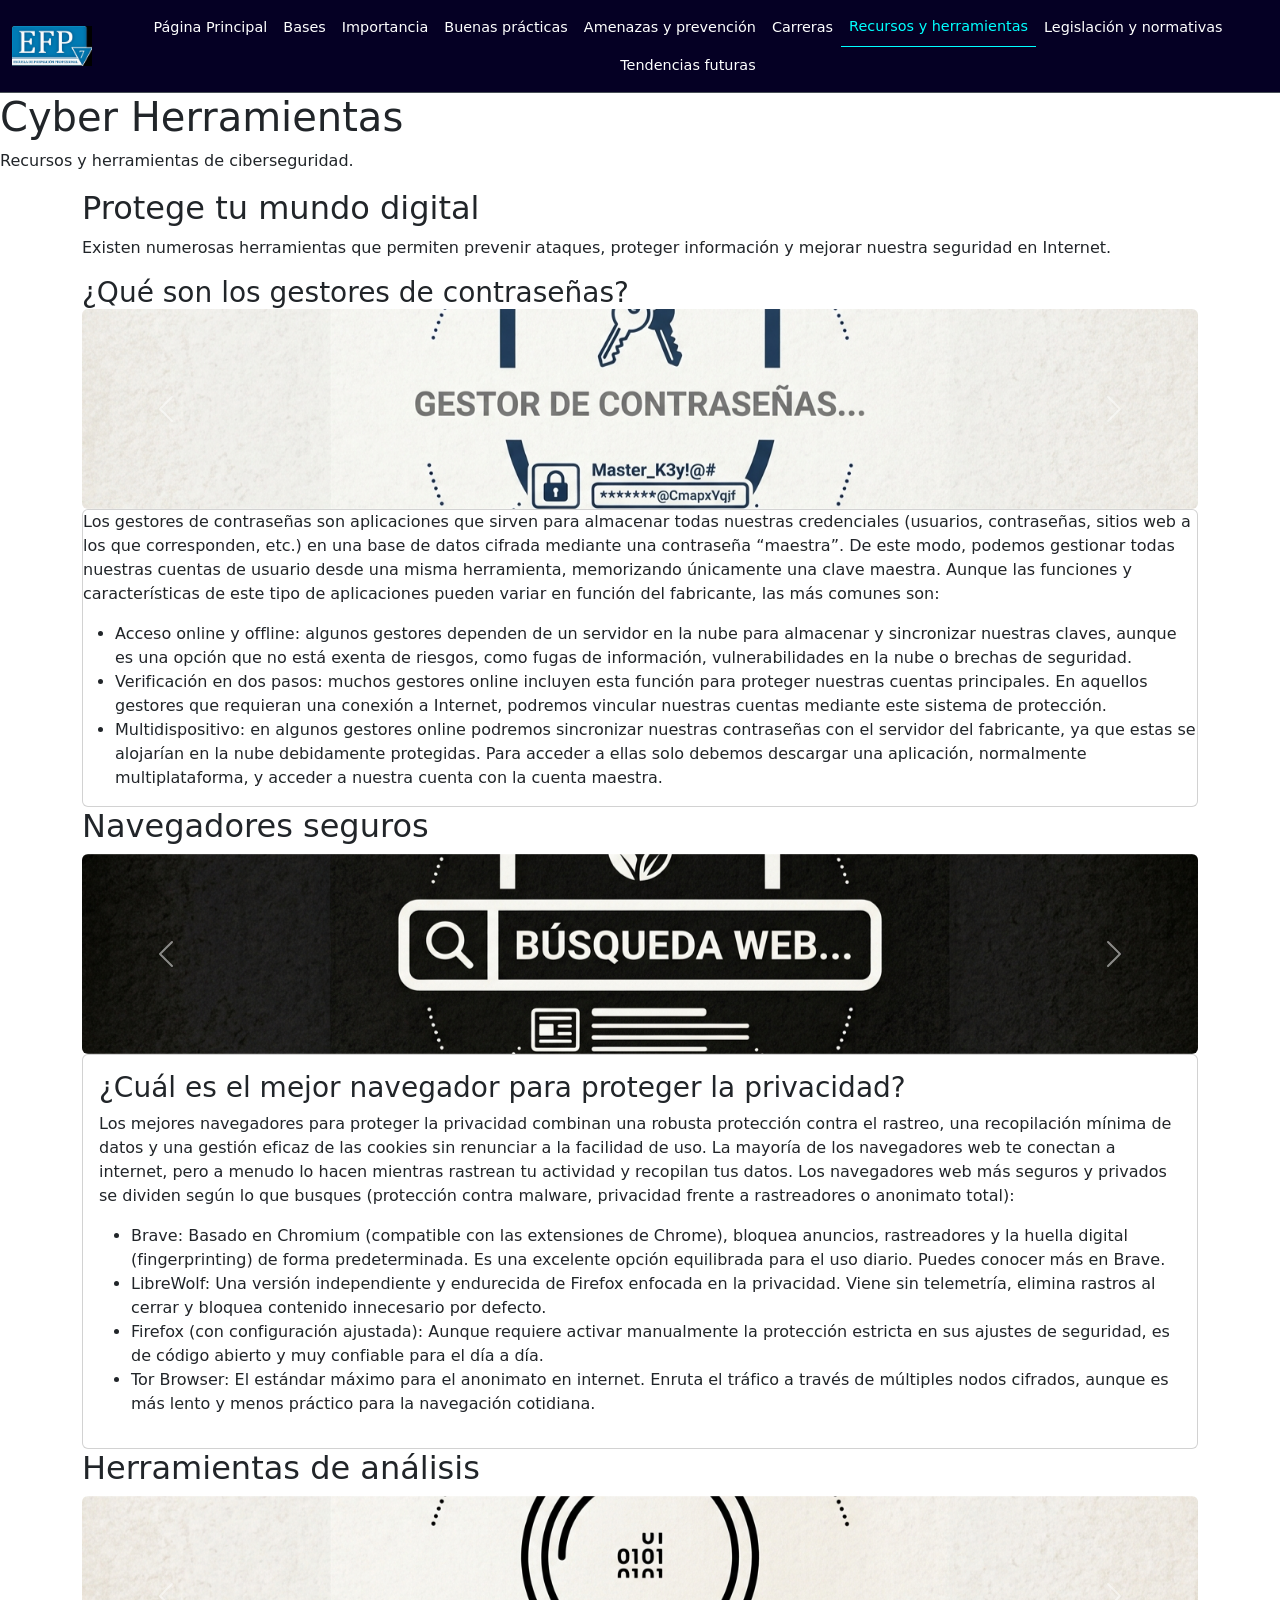
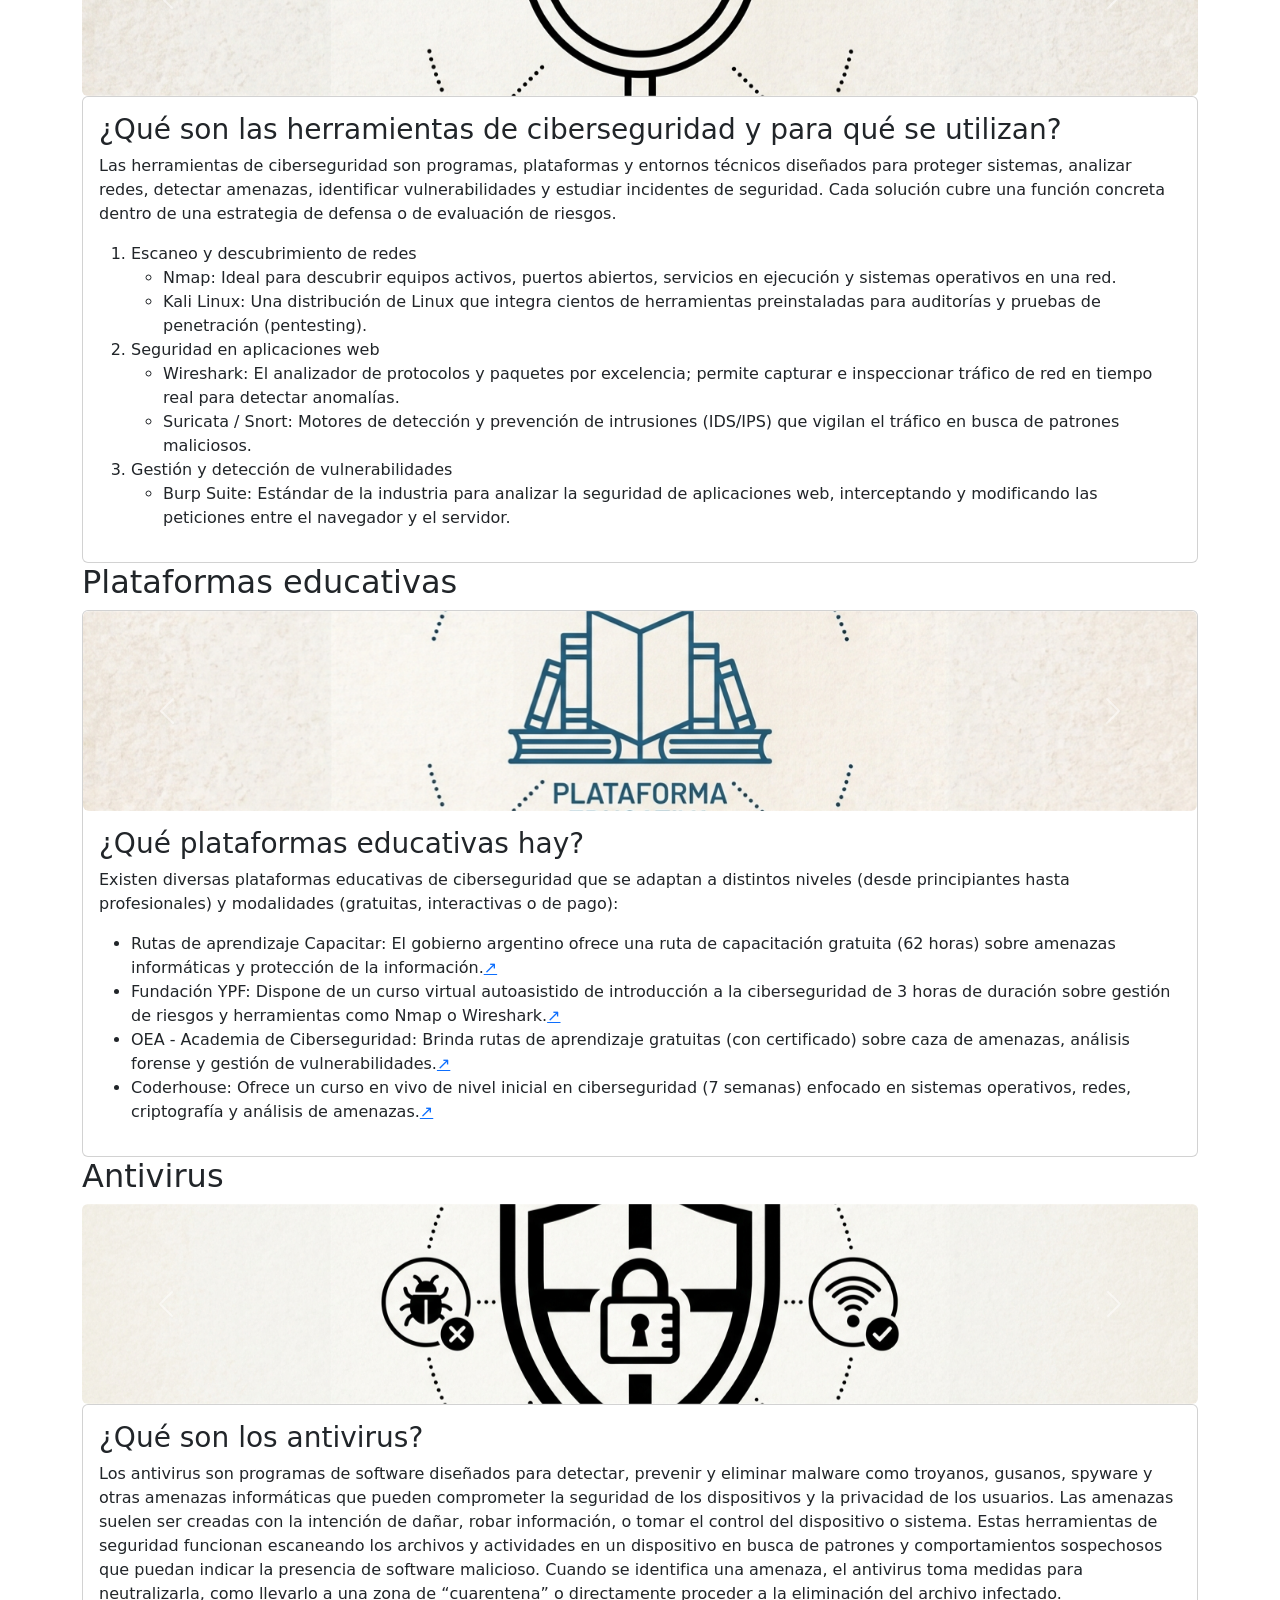
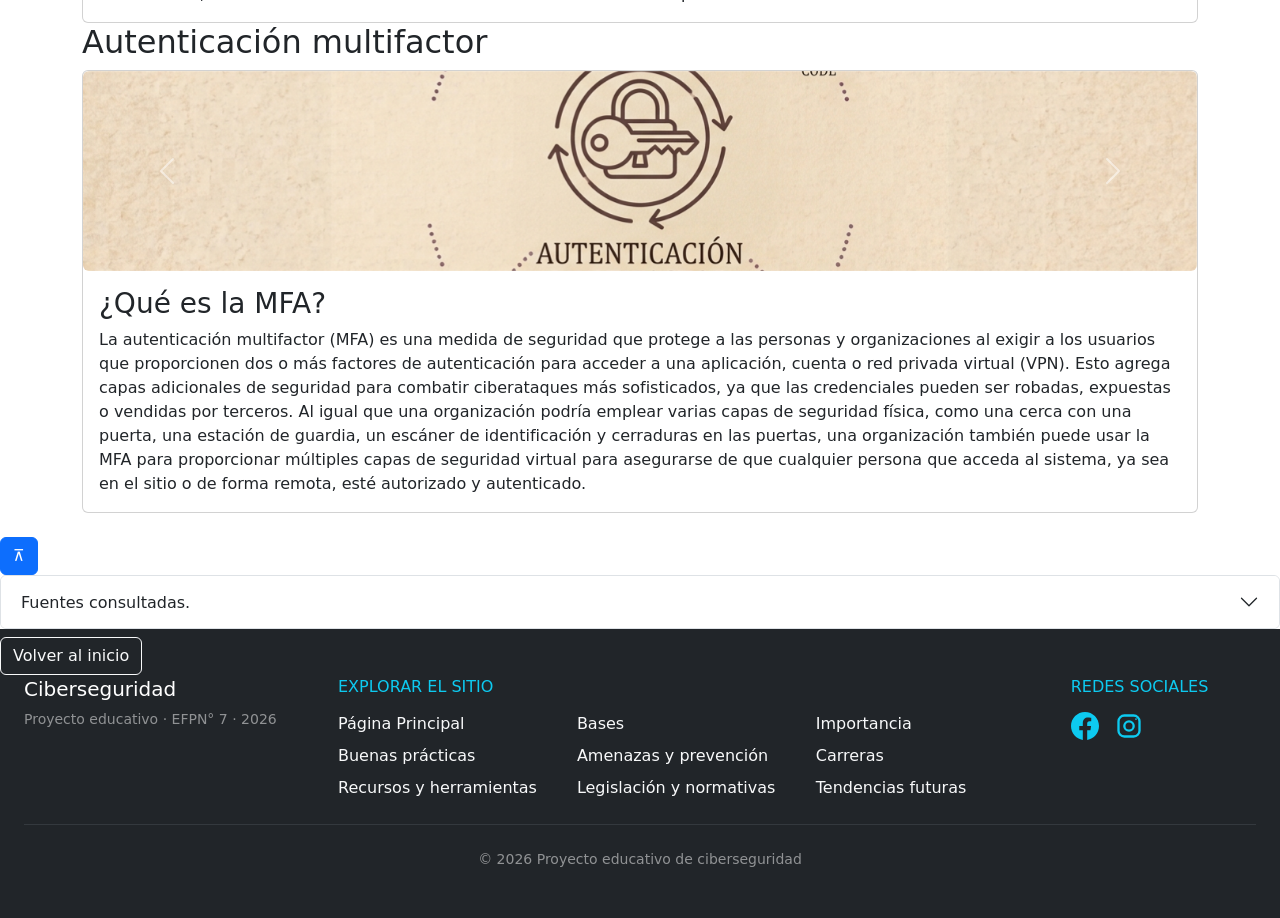
<file: ProyectoEscolar/herramientas.html>
<!DOCTYPE html>
<html lang="es-AR">

<head>
    <meta charset="UTF-8">
    <meta name="viewport" content="width=device-width, initial-scale=1.0">
    <title>Cyber Herramientas</title>
    <link rel="shortcut icon" href="../multimedia/IconoColegiosinFondo.ico" type="image/x-icon">
    <link rel="stylesheet" href="../style.css">
    <link href="https://cdn.jsdelivr.net/npm/bootstrap@5.3.8/dist/css/bootstrap.min.css" rel="stylesheet">

</head>

<body id="inicio">
    <nav class="navbar navbar-expand-lg border-bottom sticky-top" data-bs-theme="dark">
        <div class="container-fluid">
            <a class="navbar-brand" href="../index.html">
                <img src="../multimedia/logoColegioFondoOscuro.jpeg" alt="Logo del colegio EFPN° 7" width="80"
                    height="40" />
            </a>
            <button class="navbar-toggler" type="button" data-bs-toggle="collapse" data-bs-target="#navbarNav"
                aria-controls="navbarNav" aria-expanded="false" aria-label="Toggle navigation">
                <span class="navbar-toggler-icon"></span>
            </button>
            <div class="collapse navbar-collapse" id="navbarNav">
                <ul class="navbar-nav flex-wrap align-items-center justify-content-lg-center">
          <li class="nav-item"><a class="nav-link" href="../index.html">Página Principal</a></li>
          <li class="nav-item"><a class="nav-link" href="../ConceptosBasicos/PaginadeConceptosBasicos.html">Bases</a></li>
          <li class="nav-item"><a class="nav-link" href="../ImportanciadeCiberseguridad/importancia.html">Importancia</a></li>
          <li class="nav-item"><a class="nav-link" href="../BuenasPracticas/PaginadeBuenasPracticas.html">Buenas prácticas</a></li>
          <li class="nav-item"><a class="nav-link" href="../AmenazasDiarias/amenazas.html">Amenazas y prevención</a></li>
          <li class="nav-item"><a class="nav-link" href="../CarrerasCiberseguridad/carreras.html">Carreras</a></li>
          <li class="nav-item"><a class="nav-link active" aria-current="page" href="../ProyectoEscolar/herramientas.html">Recursos y herramientas</a></li>
          <li class="nav-item"><a class="nav-link" href="../LegislacionCiberseguridad/legislacion.html">Legislación y normativas</a></li>
                  <li class="nav-item"><a class="nav-link" href="../tendenciasFuturas/TendenciasFuturas.html">Tendencias futuras</a></li>
        </ul>
            </div>
        </div>
    </nav>

    <header>
        <h1>Cyber Herramientas</h1>
        <p>Recursos y herramientas de ciberseguridad.</p>
    </header>


    <main class="container">

        <section>
            <h2>Protege tu mundo digital</h2>
            <p>
                Existen numerosas herramientas que permiten
                prevenir ataques, proteger información y
                mejorar nuestra seguridad en Internet.
            </p>
        </section>
        <section>
            <div class="card-body">
                <h3 class="card-title">¿Qué son los gestores de contraseñas?</h3>
                <div class="row g-4">
                    <div class="col-md-15">
                        <div id="galeria" class="carousel slide" data-bs-ride="carousel">

                            <div class="carousel-inner rounded">

                                <div class="carousel-item active">
                                    <img src="gestor.jpg" class="d-block w-100" alt="gestores de contraseñas" style="height:200px; object-fit:cover;">

                                </div>

                                <div class="carousel-item">
                                    <img src="gestor2.jpg" class="d-block w-100" alt="gestores de contraseñas" style="height:200px; object-fit:cover;">

                                </div>
                            </div>

                            <button class="carousel-control-prev" type="button" data-bs-target="#galeria"
                                data-bs-slide="prev">
                                <span class="carousel-control-prev-icon"></span>
                                <span class="visually-hidden">Anterior</span>
                            </button>

                            <button class="carousel-control-next" type="button" data-bs-target="#galeria"
                                data-bs-slide="next">
                                <span class="carousel-control-next-icon"></span>
                                <span class="visually-hidden">Siguiente</span>
                            </button>
                        </div>
                        <article class="card">

                            <p class="card-text">
                                Los gestores de contraseñas son aplicaciones que sirven para almacenar todas nuestras
                                credenciales (usuarios, contraseñas, sitios web a los que corresponden, etc.) en una
                                base de datos cifrada mediante una contraseña “maestra”. De este modo, podemos gestionar
                                todas nuestras cuentas de usuario desde una misma herramienta, memorizando únicamente
                                una clave maestra.

                                Aunque las funciones y características de este tipo de aplicaciones pueden variar en
                                función del fabricante, las más comunes son:
                            </p>
                            <ul>
                                <li>Acceso online y offline: algunos gestores dependen de un servidor en la nube para
                                    almacenar y sincronizar nuestras claves, aunque es una opción que no está exenta de
                                    riesgos, como fugas de información, vulnerabilidades en la nube o brechas de
                                    seguridad.
                                </li>
                                <li>Verificación en dos pasos: muchos gestores online incluyen esta función para
                                    proteger
                                    nuestras cuentas principales. En aquellos gestores que requieran una conexión a
                                    Internet, podremos vincular nuestras cuentas mediante este sistema de protección.
                                </li>
                                <li>Multidispositivo: en algunos gestores online podremos sincronizar nuestras
                                    contraseñas
                                    con el servidor del fabricante, ya que estas se alojarían en la nube debidamente
                                    protegidas. Para acceder a ellas solo debemos descargar una aplicación, normalmente
                                    multiplataforma, y acceder a nuestra cuenta con la cuenta maestra.
                                </li>
                            </ul>
                        </article>
                    </div>
                </div>
        </section>
        <section>
            <h2>Navegadores seguros</h2>
            <div class="row g-4">

                <div class="col-md-15">
                    <div id="galeria2" class="carousel slide" data-bs-ride="carousel">

                        <div class="carousel-inner rounded">

                            <div class="carousel-item active">
                                <img src="buscador.jpg" class="d-block w-100" alt="Buscadores seguros" style="height:200px; object-fit:cover;">
  
                            </div>

                            <div class="carousel-item">
                                <img src="buscador2.jpg" class="d-block w-100" alt="Buscadores seguros" style="height:200px; object-fit:cover;">

                            </div>
                        </div>

                        <button class="carousel-control-prev" type="button" data-bs-target="#galeria2"
                            data-bs-slide="prev">
                            <span class="carousel-control-prev-icon"></span>
                            <span class="visually-hidden">Anterior</span>
                        </button>

                        <button class="carousel-control-next" type="button" data-bs-target="#galeria2"
                            data-bs-slide="next">
                            <span class="carousel-control-next-icon"></span>
                            <span class="visually-hidden">Siguiente</span>
                        </button>
                    </div>
                    <article class="card">

                        <div class="card-body">
                            <h3 class="card-title">¿Cuál es el mejor navegador para proteger la privacidad?</h3>
                            <p class="card-text">
                                Los mejores navegadores para proteger la privacidad combinan una robusta protección
                                contra el rastreo, una recopilación mínima de datos y una gestión eficaz de las cookies
                                sin renunciar a la facilidad de uso. La mayoría de los navegadores web te conectan a
                                internet, pero a menudo lo hacen mientras rastrean tu actividad y recopilan tus datos.
                                Los navegadores web más seguros y privados se dividen según lo que busques (protección
                                contra malware, privacidad frente a rastreadores o anonimato total):
                            </p>
                            <ul>
                                <li>Brave: Basado en Chromium (compatible con las extensiones de Chrome), bloquea
                                    anuncios, rastreadores y la huella digital (fingerprinting) de forma predeterminada.
                                    Es una excelente opción equilibrada para el uso diario. Puedes conocer más en Brave.
                                </li>
                                <li>LibreWolf: Una versión independiente y endurecida de Firefox enfocada en la
                                    privacidad. Viene sin telemetría, elimina rastros al cerrar y bloquea contenido
                                    innecesario por defecto.</li>
                                <li>Firefox (con configuración ajustada): Aunque requiere activar manualmente la
                                    protección estricta en sus ajustes de seguridad, es de código abierto y muy
                                    confiable para el día a día.</li>
                                <li>Tor Browser: El estándar máximo para el anonimato en internet. Enruta el tráfico a
                                    través de múltiples nodos cifrados, aunque es más lento y menos práctico para la
                                    navegación cotidiana.</li>
                            </ul>
                        </div>
                    </article>
                </div>

            </div>
        </section>
        <section>
            <h2>Herramientas de análisis</h2>
            <div class="row g-4">

                <div class="col-md-15">
                    <div id="galeria5" class="carousel slide" data-bs-ride="carousel">

                        <div class="carousel-inner rounded">

                            <div class="carousel-item active">
                                <img src="analisis.jpg" class="d-block w-100" alt="Herramientas de analisis" style="height:200px; object-fit:cover;">

                            </div>

                            <div class="carousel-item">
                                <img src="analisis2.jpg" class="d-block w-100" alt="Herramientas de analisis" style="height:200px; object-fit:cover;">

                            </div>
                        </div>

                        <button class="carousel-control-prev" type="button" data-bs-target="#galeria5"
                            data-bs-slide="prev">
                            <span class="carousel-control-prev-icon"></span>
                            <span class="visually-hidden">Anterior</span>
                        </button>

                        <button class="carousel-control-next" type="button" data-bs-target="#galeria5"
                            data-bs-slide="next">
                            <span class="carousel-control-next-icon"></span>
                            <span class="visually-hidden">Siguiente</span>
                        </button>
                    </div>
                    <article class="card">

                        <div class="card-body">
                            <h3 class="card-title">¿Qué son las herramientas de ciberseguridad y para qué se utilizan?</h3>
                            <p class="card-text">
                                Las herramientas de ciberseguridad son programas, plataformas y entornos técnicos diseñados para proteger sistemas, analizar redes, detectar amenazas, identificar vulnerabilidades y estudiar incidentes de seguridad. Cada solución cubre una función concreta dentro de una estrategia de defensa o de evaluación de riesgos.
                                <ol>
                                    <li>Escaneo y descubrimiento de redes</li>
                                    <ul>
                                        <li>Nmap: Ideal para descubrir equipos activos, puertos abiertos, servicios en ejecución y sistemas operativos en una red.</li>
                                        <li>Kali Linux: Una distribución de Linux que integra cientos de herramientas preinstaladas para auditorías y pruebas de penetración (pentesting).</li>
                                    </ul>
                                    <li>Seguridad en aplicaciones web</li>
                                    <ul>
                                        <li>Wireshark: El analizador de protocolos y paquetes por excelencia; permite capturar e inspeccionar tráfico de red en tiempo real para detectar anomalías.</li>
                                        <li>Suricata / Snort: Motores de detección y prevención de intrusiones (IDS/IPS) que vigilan el tráfico en busca de patrones maliciosos.</li>
                                    </ul>
                                    <li>Gestión y detección de vulnerabilidades</li>
                                    <ul>
                                        <li>Burp Suite: Estándar de la industria para analizar la seguridad de aplicaciones web, interceptando y modificando las peticiones entre el navegador y el servidor.</li>
                                    </ul>
                                </ol>
                            </p>

                        </div>
                    </article>
                </div>

            </div>
        </section>
        <section>
            <h2>Plataformas educativas</h2>
            <div class="row g-4">

                <div class="col-md-15">
                    <article class="card">
                        <div id="galeria6" class="carousel slide" data-bs-ride="carousel">

                            <div class="carousel-inner rounded">

                                <div class="carousel-item active">
                                    <img src="plataforma.jpg" class="d-block w-100" alt="Plataformas educativas" style="height:200px; object-fit:cover;">

                                </div>

                                <div class="carousel-item">
                                    <img src="plataforma2.jpg" class="d-block w-100" alt="Plataformas educativas" style="height:200px; object-fit:cover;">

                                </div>
                            </div>

                            <button class="carousel-control-prev" type="button" data-bs-target="#galeria6"
                                data-bs-slide="prev">
                                <span class="carousel-control-prev-icon"></span>
                                <span class="visually-hidden">Anterior</span>
                            </button>

                            <button class="carousel-control-next" type="button" data-bs-target="#galeria6"
                                data-bs-slide="next">
                                <span class="carousel-control-next-icon"></span>
                                <span class="visually-hidden">Siguiente</span>
                            </button>
                        </div>
                        <div class="card-body">
                            <h3 class="card-title">¿Qué plataformas educativas hay?</h3>
                            <p class="card-text">
                                Existen diversas plataformas educativas de ciberseguridad que se adaptan a distintos niveles (desde principiantes hasta profesionales) y modalidades (gratuitas, interactivas o de pago):
                            </p>
                            <ul>
                                <li>Rutas de aprendizaje Capacitar: El gobierno argentino ofrece una ruta de capacitación gratuita (62 horas) sobre amenazas informáticas y protección de la información.<a href="https://www.argentina.gob.ar/economia/capacitar/oferta-formativa/rutas-de-aprendizaje-capacitar" target="_blank">&#x2197;</a></li>
                                <li>Fundación YPF: Dispone de un curso virtual autoasistido de introducción a la ciberseguridad de 3 horas de duración sobre gestión de riesgos y herramientas como Nmap o Wireshark.<a href="https://lab.fundacionypf.org/curso/ciberseguridad-1719" target="_blank">&#x2197;</a></li>
                                <li>OEA - Academia de Ciberseguridad: Brinda rutas de aprendizaje gratuitas (con certificado) sobre caza de amenazas, análisis forense y gestión de vulnerabilidades.<a href="https://www.oas.org/ext/es/seguridad/academia-de-ciberseguridad" target="_blank">&#x2197;</a></li>
                                <li>Coderhouse: Ofrece un curso en vivo de nivel inicial en ciberseguridad (7 semanas) enfocado en sistemas operativos, redes, criptografía y análisis de amenazas.<a href="https://www.coderhouse.com/ar/cursos/ciber-seguridad" target="_blank">&#x2197;</a></li>
                            </ul>

                        </div>
                    </article>
                </div>

            </div>
        </section>
        <section>
            <h2>Antivirus</h2>

            <div class="row g-4">

                <div class="col-md-15">
                    <div id="galeria3" class="carousel slide" data-bs-ride="carousel">

                        <div class="carousel-inner rounded">

                            <div class="carousel-item active">
                                <img src="antivirus.jpg" class="d-block w-100" alt="Antivirus" style="height:200px; object-fit:cover;">

                            </div>

                            <div class="carousel-item">
                                <img src="antivirus2.jpg" class="d-block w-100" alt="Antivirus" style="height:200px; object-fit:cover;">

                            </div>

                        </div>

                        <button class="carousel-control-prev" type="button" data-bs-target="#galeria3"
                            data-bs-slide="prev">
                            <span class="carousel-control-prev-icon"></span>
                            <span class="visually-hidden">Anterior</span>
                        </button>

                        <button class="carousel-control-next" type="button" data-bs-target="#galeria3"
                            data-bs-slide="next">
                            <span class="carousel-control-next-icon"></span>
                            <span class="visually-hidden">Siguiente</span>
                        </button>
                    </div>
                    <article class="card">

                        <div class="card-body">
                            <h3 class="card-title">¿Qué son los antivirus?</h3>

                            <p class="card-text">
                                Los antivirus son programas de software diseñados para detectar, prevenir y eliminar
                                malware como troyanos, gusanos, spyware y otras amenazas informáticas que pueden
                                comprometer la seguridad de los dispositivos y la privacidad de los usuarios. Las
                                amenazas suelen ser creadas con la intención de dañar, robar información, o tomar el
                                control del dispositivo o sistema.

                                Estas herramientas de seguridad funcionan escaneando los archivos y actividades en un
                                dispositivo en busca de patrones y comportamientos sospechosos que puedan indicar la
                                presencia de software malicioso. Cuando se identifica una amenaza, el antivirus toma
                                medidas para neutralizarla, como llevarlo a una zona de “cuarentena” o directamente
                                proceder a la eliminación del archivo infectado.
                            </p>

                        </div>
                    </article>
                </div>

            </div>
        </section>
        <section>
            <h2>Autenticación multifactor</h2>
            <div class="row g-4">

                <div class="col-md-15">
                    <article class="card">
                        <div id="galeria4" class="carousel slide" data-bs-ride="carousel">

                            <div class="carousel-inner rounded">

                                <div class="carousel-item active">
                                    <img src="mfa.jpg" class="d-block w-100" alt="Autentificación multifactor" style="height:200px; object-fit:cover;">

                                </div>

                                <div class="carousel-item">
                                    <img src="mfa2.jpg" class="d-block w-100" alt="Autentificación multifactor" style="height:200px; object-fit:cover;">

                                </div>

                            </div>

                            <button class="carousel-control-prev" type="button" data-bs-target="#galeria4"
                                data-bs-slide="prev">
                                <span class="carousel-control-prev-icon"></span>
                                <span class="visually-hidden">Anterior</span>
                            </button>

                            <button class="carousel-control-next" type="button" data-bs-target="#galeria4"
                                data-bs-slide="next">
                                <span class="carousel-control-next-icon"></span>
                                <span class="visually-hidden">Siguiente</span>
                            </button>
                        </div>

                        <div class="card-body">
                            <h3 class="card-title">¿Qué es la MFA?</h3>
                            <p class="card-text">
                                La autenticación multifactor (MFA) es una medida de seguridad que protege a las personas
                                y organizaciones al exigir a los usuarios que proporcionen dos o más factores de
                                autenticación para acceder a una aplicación, cuenta o red privada virtual (VPN). Esto
                                agrega capas adicionales de seguridad para combatir ciberataques más sofisticados, ya
                                que las credenciales pueden ser robadas, expuestas o vendidas por terceros.

                                Al igual que una organización podría emplear varias capas de seguridad física, como una
                                cerca con una puerta, una estación de guardia, un escáner de identificación y cerraduras
                                en las puertas, una organización también puede usar la MFA para proporcionar múltiples
                                capas de seguridad virtual para asegurarse de que cualquier persona que acceda al
                                sistema, ya sea en el sitio o de forma remota, esté autorizado y autenticado.
                            </p>

                        </div>
                    </article>
                </div>

            </div>
        </section>
    </main>
    <br>
    <a href="#" class="btn btn-primary">
        &#x22BC;
    </a>
    <br>
    <section id="fuentes">
        <div class="accordion" id="links">
            <div class="accordion-item">

                <h2 class="accordion-header">
                    <button class="accordion-button collapsed" type="button" data-bs-toggle="collapse"
                        data-bs-target="#fuentes1" aria-expanded="false" aria-controls="fuentes1">
                        Fuentes consultadas.
                    </button>
                </h2>

                <div id="fuentes1" class="accordion-collapse collapse" data-bs-parent="#links">

                    <div class="accordion-body">
                        <ul>
                            <li><a
                                    href="https://www.incibe.es/ciudadania/tematicas/configuraciones-dispositivos/antivirus">INCIBE</a>
                            </li>
                            <li><a
                                    href="https://www.fortinet.com/lat/resources/cyberglossary/multi-factor-authentication">FORTINET</a>
                            </li>
                            <li><a href="https://surfshark.com/es/blog/navegadores-web-seguros">SURFSHARK</a></li>
                            <li><a href="https://www.campusciberseguridad.com/blog/herramientas-de-ciberseguridad/">Campus internacional de Ciberseguridad</a></li>
                        </ul>
                    </div>

                </div>
            </div>
        </div>
    </section>
    <footer class="bg-dark text-white-50 py-5 position-relative">
      <a class="btn btn-outline-light position-absolute top-0 mt-2" href="#inicio">Volver al inicio</a>
        <div class="container-fluid px-4">
            <div class="row g-4">
                <div class="col-12 col-lg-3">
                    <h2 class="h5 text-white">Ciberseguridad</h2>
                    <p class="small mb-0">Proyecto educativo · EFPN° 7 · 2026</p>
                </div>
                <nav class="col-12 col-lg-7" aria-label="Páginas del sitio">
                    <h2 class="h6 text-uppercase text-info mb-3">Explorar el sitio</h2>
                    <ul class="list-unstyled row row-cols-1 row-cols-sm-2 row-cols-xl-3 g-2 mb-0">
              <li class="col"><a class="link-light link-underline-opacity-0 link-underline-opacity-100-hover" href="../index.html">Página Principal</a></li>
              <li class="col"><a class="link-light link-underline-opacity-0 link-underline-opacity-100-hover" href="../ConceptosBasicos/PaginadeConceptosBasicos.html">Bases</a></li>
              <li class="col"><a class="link-light link-underline-opacity-0 link-underline-opacity-100-hover" href="../ImportanciadeCiberseguridad/importancia.html">Importancia</a></li>
              <li class="col"><a class="link-light link-underline-opacity-0 link-underline-opacity-100-hover" href="../BuenasPracticas/PaginadeBuenasPracticas.html">Buenas prácticas</a></li>
              <li class="col"><a class="link-light link-underline-opacity-0 link-underline-opacity-100-hover" href="../AmenazasDiarias/amenazas.html">Amenazas y prevención</a></li>
              <li class="col"><a class="link-light link-underline-opacity-0 link-underline-opacity-100-hover" href="../CarrerasCiberseguridad/carreras.html">Carreras</a></li>
              <li class="col"><a class="link-light link-underline-opacity-0 link-underline-opacity-100-hover" href="../ProyectoEscolar/herramientas.html" aria-current="page">Recursos y herramientas</a></li>
              <li class="col"><a class="link-light link-underline-opacity-0 link-underline-opacity-100-hover" href="../LegislacionCiberseguridad/legislacion.html">Legislación y normativas</a></li>
                          <li class="col"><a class="link-light link-underline-opacity-0 link-underline-opacity-100-hover" href="../tendenciasFuturas/TendenciasFuturas.html">Tendencias futuras</a></li>
            </ul>
                </nav>
                <div class="col-12 col-lg-2">
                    <h2 class="h6 text-uppercase text-info mb-3">Redes sociales</h2>
                    <div class="d-flex gap-3">
                        <a class="link-info" href="https://www.facebook.com/escfp7/?locale=es_LA" target="_blank"
                            rel="noopener noreferrer" aria-label="Facebook" title="Facebook">
                            <svg xmlns="http://www.w3.org/2000/svg" width="28" height="28" fill="currentColor"
                                viewBox="0 0 24 24" aria-hidden="true">
                                <path
                                    d="M24 12.073C24 5.405 18.627 0 12 0S0 5.405 0 12.073c0 6.019 4.388 11.018 10.125 11.927v-8.437H7.078v-3.49h3.047V9.41c0-3.025 1.792-4.697 4.533-4.697 1.312 0 2.686.236 2.686.236v2.953h-1.513c-1.49 0-1.956.93-1.956 1.885v2.26h3.328l-.532 3.49h-2.796V24C19.612 23.091 24 18.092 24 12.073Z" />
                            </svg>
                        </a>
                        <a class="link-info" href="https://www.instagram.com/efp7ok/?hl=es" target="_blank"
                            rel="noopener noreferrer" aria-label="Instagram" title="Instagram">
                            <svg xmlns="http://www.w3.org/2000/svg" width="28" height="28" fill="none"
                                stroke="currentColor" stroke-width="2" viewBox="0 0 24 24" aria-hidden="true">
                                <rect x="3" y="3" width="18" height="18" rx="5" />
                                <circle cx="12" cy="12" r="4" />
                                <circle cx="18" cy="6" r=".75" fill="currentColor" stroke="none" />
                            </svg>
                        </a>
                    </div>
                </div>
            </div>
            <hr class="border-secondary my-4" />
            <p class="small text-center mb-0">© 2026 Proyecto educativo de ciberseguridad</p>
        </div>
    </footer>
    <script src="https://cdn.jsdelivr.net/npm/bootstrap@5.3.8/dist/js/bootstrap.bundle.min.js">
    </script>
</body>
</html>
</file>
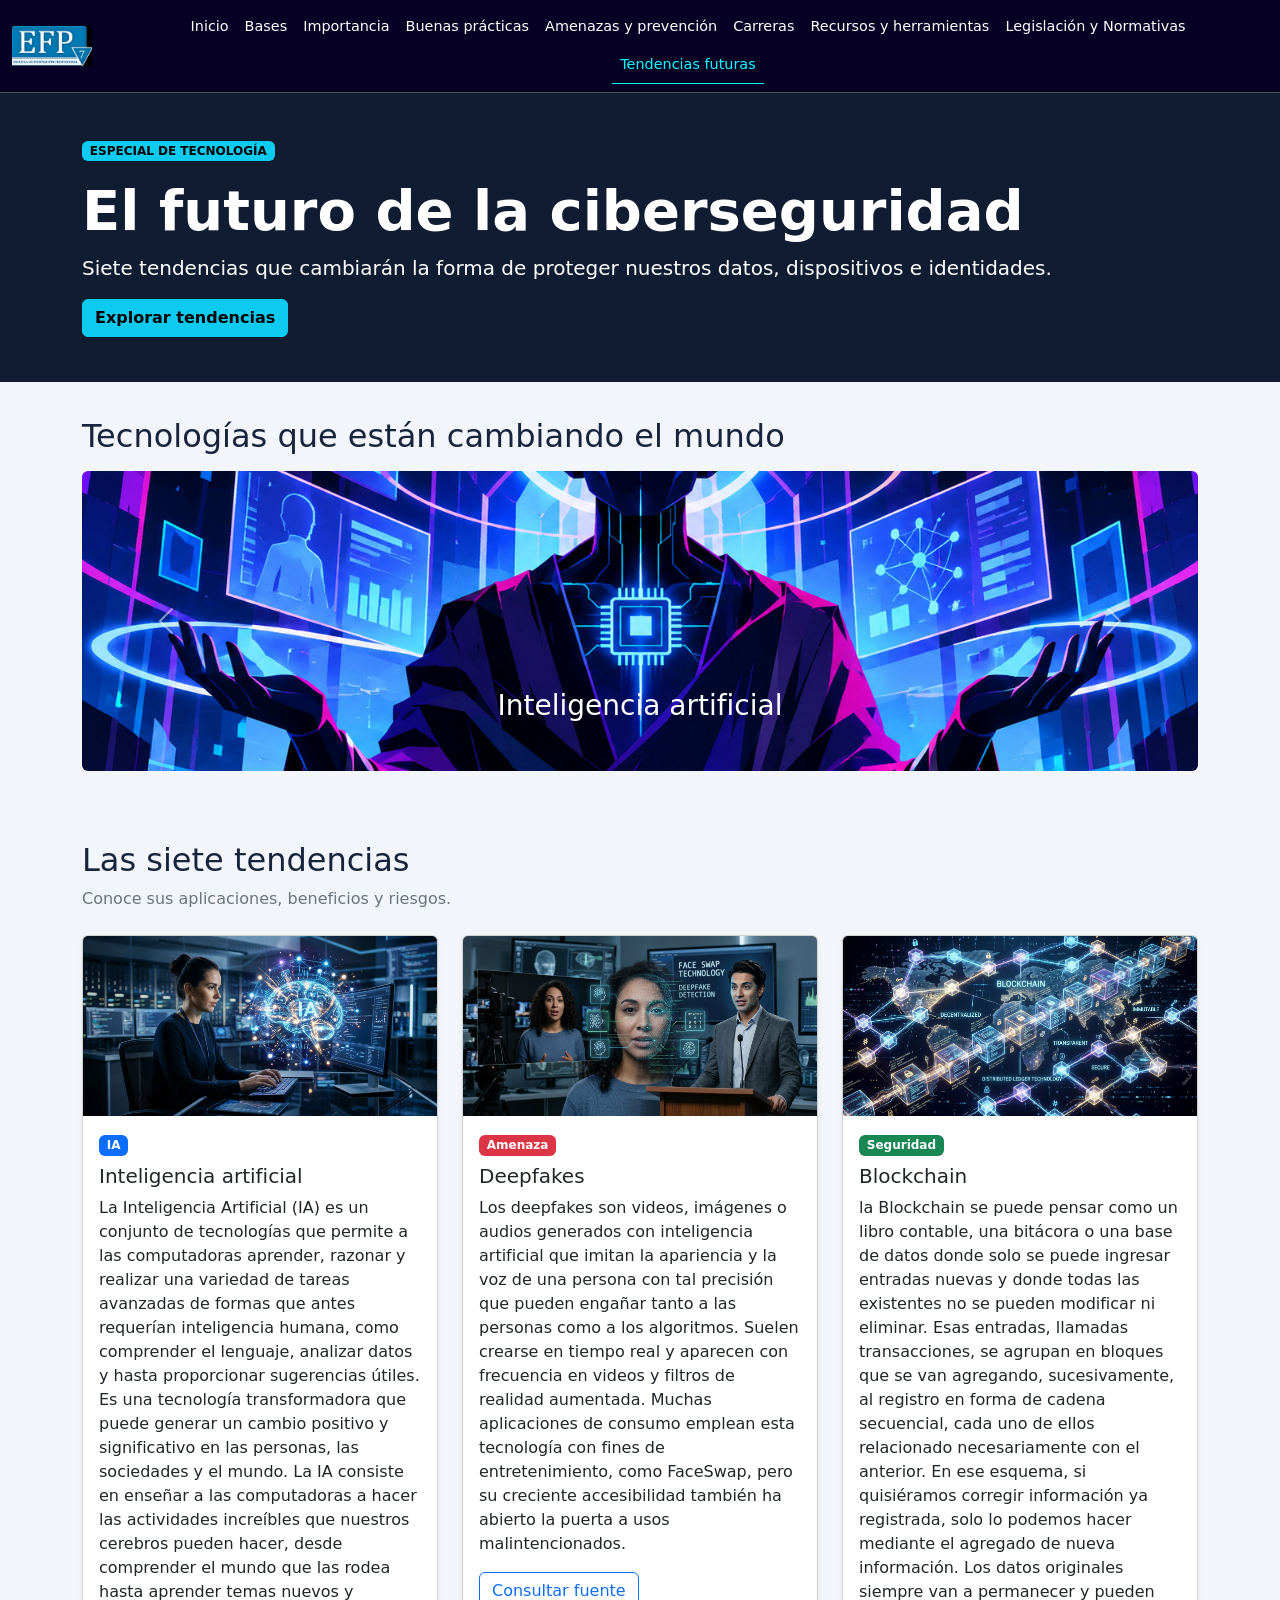
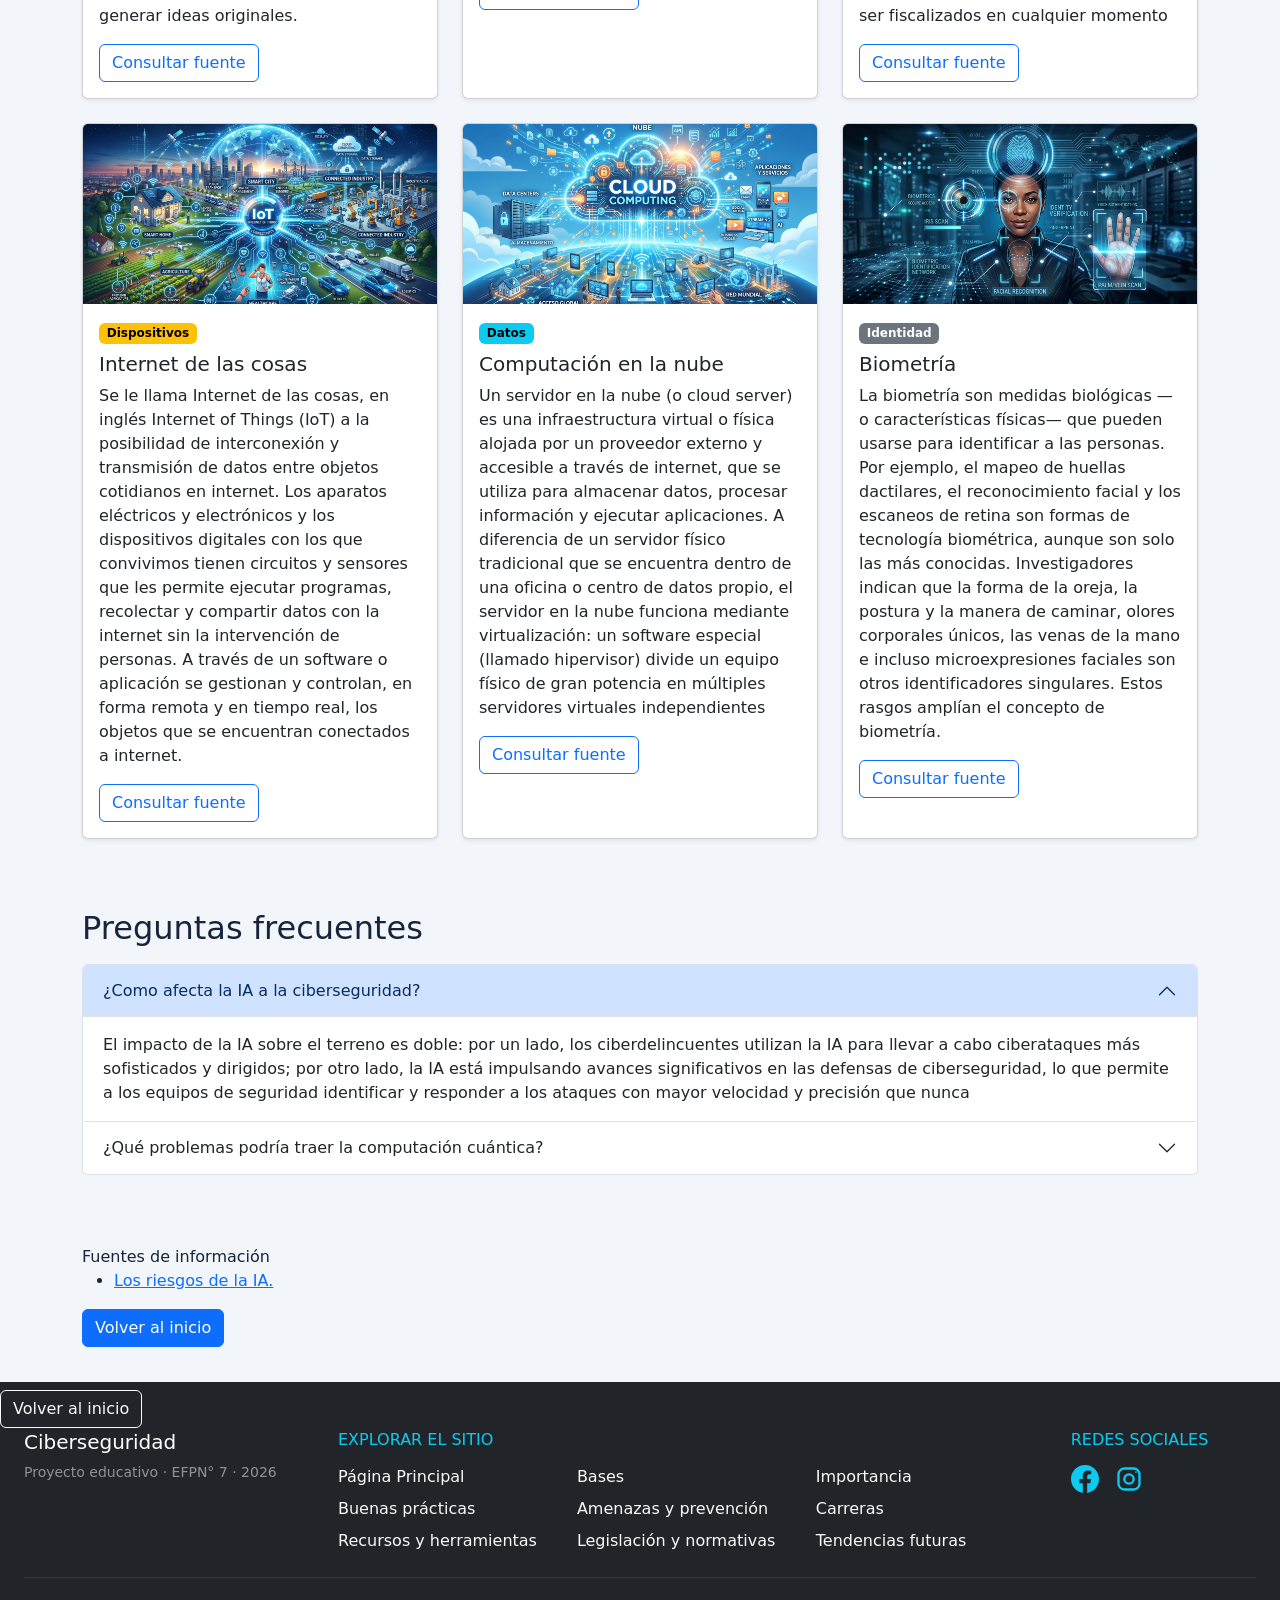
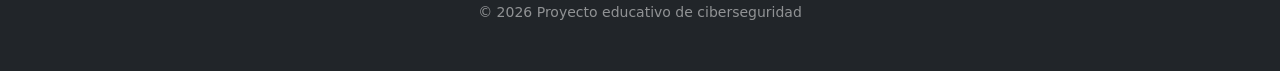
<file: tendenciasFuturas/TendenciasFuturas.html>
<!DOCTYPE html>
<html lang="es-AR">

<head>
    <meta charset="UTF-8">
    <meta name="viewport" content="width=device-width, initial-scale=1">
    <title>Tendencias Futuras en la Ciberseguridad</title>
    <link rel="shortcut icon" href="../multimedia/IconoColegiosinFondo.ico" type="image/x-icon">
    <link rel="stylesheet" href="../style.css">

    <link href="https://cdn.jsdelivr.net/npm/bootstrap@5.3.8/dist/css/bootstrap.min.css" rel="stylesheet">

    <style>
        body {
            background-color: #f2f5f9;
            color: #17243b;
        }

        header {
            background: #101c32;
            color: white;
            padding: 45px 0;
        }

        .card {
            height: 100%;
            transition: transform 0.3s;
        }

        .card:hover {
            transform: translateY(-5px);
        }

        .card-img-top {
            height: 180px;
            object-fit: cover;
        }

        section {
            padding-top: 35px;
            padding-bottom: 35px;
        }

    </style>
</head>

<body id="inicio">

    <nav class="navbar navbar-expand-lg border-bottom sticky-top" data-bs-theme="dark">
        <div class="container-fluid">
            <a class="navbar-brand" href="../index.html">
                <img src="../multimedia/logoColegioFondoOscuro.jpeg" alt="Logo del colegio EFPN° 7" width="80" height="40" />
            </a>
            <button class="navbar-toggler" type="button" data-bs-toggle="collapse" data-bs-target="#navbarNav"
                aria-controls="navbarNav" aria-expanded="false" aria-label="Toggle navigation">
                <span class="navbar-toggler-icon"></span>
            </button>
            <div class="collapse navbar-collapse" id="navbarNav">
                <ul class="navbar-nav flex-wrap align-items-center justify-content-lg-center">
                    <li class="nav-item">
                        <a class="nav-link" href="../index.html">Inicio</a>
                    </li>
                    <li class="nav-item">
                        <a class="nav-link" href="../ConceptosBasicos/PaginadeConceptosBasicos.html">Bases</a>
                    </li>
                    <li class="nav-item">
                        <a class="nav-link" href="../ImportanciadeCiberseguridad/importancia.html">Importancia</a>
                    </li>
                    <li class="nav-item">
                        <a class="nav-link" href="../BuenasPracticas/PaginadeBuenasPracticas.html">Buenas prácticas</a>
                    </li>
                    <li class="nav-item">
                        <a class="nav-link" href="../AmenazasDiarias/amenazas.html">Amenazas y prevención</a>
                    </li>
                    <li class="nav-item">
                        <a class="nav-link" href="../CarrerasCiberseguridad/carreras.html">Carreras</a>
                    </li>
                    <li class="nav-item">
                        <a class="nav-link" href="../ProyectoEscolar/herramientas.html">Recursos y herramientas</a>
                    </li>
                    <li class="nav-item">
                        <a class="nav-link" href="../LegislacionCiberseguridad/legislacion.html">Legislación y Normativas</a>
                    </li>
                    <li class="nav-item">
                        <a class="nav-link active" aria-current="page" href="TendenciasFuturas.html">Tendencias futuras</a>
                    </li>
                </ul>
            </div>
        </div>
    </nav>

    <header>
        <div class="container">
            <span class="badge text-bg-info mb-3">
                ESPECIAL DE TECNOLOGÍA
            </span>

            <h1 class="display-4 fw-bold">
                El futuro de la ciberseguridad
            </h1>

            <p class="lead">
                Siete tendencias que cambiarán la forma de proteger
                nuestros datos, dispositivos e identidades.
            </p>

            <a href="#tendencias" class="btn btn-info fw-bold">
                Explorar tendencias
            </a>
        </div>
    </header>

    <main class="container">

        <section>
            <h2 class="mb-3">Tecnologías que están cambiando el mundo</h2>

            <div id="galeria" class="carousel slide" data-bs-ride="carousel">

                <div class="carousel-inner rounded">

                    <div class="carousel-item active">
                        <img src="Deidad_AI.jpeg" class="d-block w-100" alt="Inteligencia artificial"
                            style="height:300px; object-fit:cover;">
                        <div class="carousel-caption">
                            <h3>Inteligencia artificial</h3>
                        </div>
                    </div>

                    <div class="carousel-item">
                        <img src="Rostro_dividido.jpeg" class="d-block w-100" alt="Dispositivos conectados"
                            style="height:300px; object-fit:cover;">
                        <div class="carousel-caption">
                            <h3>Deepfakes</h3>
                        </div>
                    </div>

                    <div class="carousel-item">
                        <img src="Red_Blockchain.jpeg" class="d-block w-100" alt="Computación cuántica"
                            style="height:300px; object-fit:cover;">
                        <div class="carousel-caption">
                            <h3>Blockchain</h3>
                        </div>
                    </div>

                </div>

                <button class="carousel-control-prev" type="button" data-bs-target="#galeria" data-bs-slide="prev">
                    <span class="carousel-control-prev-icon"></span>
                    <span class="visually-hidden">Anterior</span>
                </button>

                <button class="carousel-control-next" type="button" data-bs-target="#galeria" data-bs-slide="next">
                    <span class="carousel-control-next-icon"></span>
                    <span class="visually-hidden">Siguiente</span>
                </button>
            </div>
        </section>

        <section id="tendencias">
            <h2 class="mb-2">Las siete tendencias</h2>
            <p class="text-secondary mb-4">
                Conoce sus aplicaciones, beneficios y riesgos.
            </p>

            <div class="row g-4">

                <div class="col-12 col-md-6 col-lg-4">
                    <article class="card shadow-sm">
                        <img src="IA2.jpeg" class="card-img-top" alt="Red neuronal artificial">

                        <div class="card-body">
                            <span class="badge text-bg-primary">IA</span>
                            <h3 class="card-title h5 mt-2">
                                Inteligencia artificial
                            </h3>
                            <p class="card-text">
                                La Inteligencia Artificial (IA) es un conjunto de tecnologías que permite a las
                                computadoras aprender, razonar y realizar una variedad de tareas avanzadas de formas que
                                antes requerían inteligencia humana, como comprender el lenguaje, analizar datos y hasta
                                proporcionar sugerencias útiles. Es una tecnología transformadora que puede generar un
                                cambio positivo y significativo en las personas, las sociedades y el mundo.
                                La IA consiste en enseñar a las computadoras a hacer las actividades increíbles que
                                nuestros cerebros pueden hacer, desde comprender el mundo que las rodea hasta aprender
                                temas nuevos y generar ideas originales.</p>
                            <a href="https://cloud.google.com/learn/what-is-artificial-intelligence?hl=es-419#what-is-artificial-intelligence-ai"
                                class="btn btn-outline-primary" target="_blank" rel="noopener noreferrer">
                                Consultar fuente
                            </a>
                        </div>
                    </article>
                </div>

                <div class="col-12 col-md-6 col-lg-4">
                    <article class="card shadow-sm">
                        <img src="Deepfakes.jpeg" class="card-img-top" alt="Rostro manipulado digitalmente">

                        <div class="card-body">
                            <span class="badge text-bg-danger">Amenaza</span>
                            <h3 class="card-title h5 mt-2">Deepfakes</h3>
                            <p class="card-text">
                                Los deepfakes son videos, imágenes o audios generados con inteligencia artificial que
                                imitan la apariencia y la voz de una persona con tal precisión que pueden engañar tanto
                                a las personas como a los algoritmos.

                                Suelen crearse en tiempo real y aparecen con frecuencia en videos y filtros de realidad
                                aumentada. Muchas aplicaciones de consumo emplean esta tecnología con fines de
                                entretenimiento, como FaceSwap, pero su creciente accesibilidad también ha abierto la
                                puerta a usos malintencionados.
                            </p>
                            <a href="https://seon.io/es/recursos/glosario/deepfake/" class="btn btn-outline-primary"
                                target="_blank" rel="noopener noreferrer">
                                Consultar fuente
                            </a>
                        </div>
                    </article>
                </div>

                <div class="col-12 col-md-6 col-lg-4">
                    <article class="card shadow-sm">
                        <img src="Blockchain2.jpeg" class="card-img-top" alt="Bloques de una cadena digital">

                        <div class="card-body">
                            <span class="badge text-bg-success">Seguridad</span>
                            <h3 class="card-title h5 mt-2">Blockchain</h3>
                            <p class="card-text">
                                la Blockchain se puede pensar como un libro contable, una bitácora o una base de datos
                                donde solo se puede ingresar entradas nuevas y donde todas las existentes no se pueden
                                modificar ni eliminar. Esas entradas, llamadas transacciones, se agrupan en bloques que
                                se van agregando, sucesivamente, al registro en forma de cadena secuencial, cada uno de
                                ellos relacionado necesariamente con el anterior.

                                En ese esquema, si quisiéramos corregir información ya registrada, solo lo podemos hacer
                                mediante el agregado de nueva información. Los datos originales siempre van a permanecer
                                y pueden ser fiscalizados en cualquier momento
                            </p>
                            <a href="https://bfa.ar/blockchain/blockchain" class="btn btn-outline-primary"
                                target="_blank" rel="noopener noreferrer">
                                Consultar fuente
                            </a>
                        </div>
                    </article>
                </div>

                <div class="col-12 col-md-6 col-lg-4">
                    <article class="card shadow-sm">
                        <img src="IOT.jpeg" class="card-img-top" alt="Dispositivos conectados">

                        <div class="card-body">
                            <span class="badge text-bg-warning">Dispositivos</span>
                            <h3 class="card-title h5 mt-2">
                                Internet de las cosas
                            </h3>
                            <p class="card-text">
                                Se le llama Internet de las cosas, en inglés Internet of Things (IoT) a la posibilidad
                                de interconexión y transmisión de datos entre objetos cotidianos en internet.

                                Los aparatos eléctricos y electrónicos y los dispositivos digitales con los que
                                convivimos tienen circuitos y sensores que les permite ejecutar programas, recolectar y
                                compartir datos con la internet sin la intervención de personas.

                                A través de un software o aplicación se gestionan y controlan, en forma remota y en
                                tiempo real, los objetos que se encuentran conectados a internet.
                            </p>
                            <a href="https://www.argentina.gob.ar/justicia/convosenlaweb/situaciones/que-es-la-internet-de-las-cosas"
                                class="btn btn-outline-primary" target="_blank" rel="noopener noreferrer">
                                Consultar fuente
                            </a>
                        </div>
                    </article>
                </div>

                <div class="col-12 col-md-6 col-lg-4">
                    <article class="card shadow-sm">
                        <img src="computación_en_la_nube.jpeg" class="card-img-top" alt="Servidores en la nube">

                        <div class="card-body">
                            <span class="badge text-bg-info">Datos</span>
                            <h3 class="card-title h5 mt-2">
                                Computación en la nube
                            </h3>
                            <p class="card-text">
                                Un servidor en la nube (o cloud server) es una infraestructura virtual o física alojada
                                por un proveedor externo y accesible a través de internet, que se utiliza para almacenar
                                datos, procesar información y ejecutar aplicaciones.
                                A diferencia de un servidor físico tradicional que se encuentra dentro de una oficina o
                                centro de datos propio, el servidor en la nube funciona mediante virtualización: un
                                software especial (llamado hipervisor) divide un equipo físico de gran potencia en
                                múltiples servidores virtuales independientes
                            </p>
                            <a href="https://www.ibm.com/mx-es/think/topics/cloud-server"
                                class="btn btn-outline-primary" target="_blank" rel="noopener noreferrer">
                                Consultar fuente
                            </a>
                        </div>
                    </article>
                </div>

                <div class="col-12 col-md-6 col-lg-4">
                    <article class="card shadow-sm">
                        <img src="Biometría.jpeg" class="card-img-top" alt="Sistema de reconocimiento biométrico">

                        <div class="card-body">
                            <span class="badge text-bg-secondary">Identidad</span>
                            <h3 class="card-title h5 mt-2">Biometría</h3>
                            <p class="card-text">
                                La biometría son medidas biológicas —o características físicas— que pueden usarse para
                                identificar a las personas. Por ejemplo, el mapeo de huellas dactilares, el
                                reconocimiento facial y los escaneos de retina son formas de tecnología biométrica,
                                aunque son solo las más conocidas.

                                Investigadores indican que la forma de la oreja, la postura y la manera de caminar,
                                olores corporales únicos, las venas de la mano e incluso microexpresiones faciales son
                                otros identificadores singulares. Estos rasgos amplían el concepto de biometría.
                            </p>
                            <a href="https://latam.kaspersky.com/resource-center/definitions/biometrics"
                                class="btn btn-outline-primary" target="_blank" rel="noopener noreferrer">
                                Consultar fuente
                            </a>
                        </div>
                    </article>
                </div>

            </div>
        </section>

        <section id="preguntas">
            <h2 class="mb-3">Preguntas frecuentes</h2>

            <div class="accordion" id="preguntasFrecuentes">

                <div class="accordion-item">
                    <h3 class="accordion-header">
                        <button class="accordion-button" type="button" data-bs-toggle="collapse"
                            data-bs-target="#respuesta1">
                            ¿Como afecta la IA a la ciberseguridad?
                        </button>
                    </h3>

                    <div id="respuesta1" class="accordion-collapse collapse show" data-bs-parent="#preguntasFrecuentes">
                        <div class="accordion-body">
                            El impacto de la IA sobre el terreno es doble: por un lado, los ciberdelincuentes utilizan
                            la IA para llevar a cabo ciberataques más sofisticados y dirigidos; por otro lado, la IA
                            está impulsando avances significativos en las defensas de ciberseguridad, lo que permite a
                            los equipos de seguridad identificar y responder a los ataques con mayor velocidad y
                            precisión que nunca
                        </div>
                    </div>
                </div>

                <div class="accordion-item">
                    <h3 class="accordion-header">
                        <button class="accordion-button collapsed" type="button" data-bs-toggle="collapse"
                            data-bs-target="#respuesta2">
                            ¿Qué problemas podría traer la computación cuántica?
                        </button>
                    </h3>

                    <div id="respuesta2" class="accordion-collapse collapse" data-bs-parent="#preguntasFrecuentes">
                        <div class="accordion-body">
                            El principal peligro es que las computadoras cuánticas suficientemente avanzadas podrían
                            resolver determinados problemas matemáticos que las computadoras tradicionales tardarían
                            millones de años en resolver.

                            Sin embargo, hay una aclaración importante: no significa que cualquier computadora cuántica
                            pueda hackear Internet actualmente. El riesgo está relacionado con el desarrollo de
                            computadoras cuánticas suficientemente potentes y estables.
                        </div>
                    </div>
                </div>

            </div>
        </section>

        <section id="fuentes">
            <h8>Fuentes de información</h8>

            <ul>
                <li>
                    <a href="https://www.akamai.com/es/blog/security/ai-cybersecurity-how-impacting-fight-against-cybercrime#cybersecurity"
                        target="_blank" rel="noopener noreferrer">
                        Los riesgos de la IA.
                    </a>
                </li>
            </ul>

            <a href="#inicio" class="btn btn-primary">
                Volver al inicio
            </a>
        </section>

    </main>

    <footer class="bg-dark text-white-50 py-5 position-relative">
        <a class="btn btn-outline-light position-absolute top-0 mt-2" href="#inicio">Volver al inicio</a>
      <div class="container-fluid px-4">
        <div class="row g-4">
          <div class="col-12 col-lg-3">
            <h2 class="h5 text-white">Ciberseguridad</h2>
            <p class="small mb-0">Proyecto educativo · EFPN° 7 · 2026</p>
          </div>
          <nav class="col-12 col-lg-7" aria-label="Páginas del sitio">
            <h2 class="h6 text-uppercase text-info mb-3">Explorar el sitio</h2>
            <ul class="list-unstyled row row-cols-1 row-cols-sm-2 row-cols-xl-3 g-2 mb-0">
              <li class="col"><a class="link-light link-underline-opacity-0 link-underline-opacity-100-hover" href="../index.html">Página Principal</a></li>
              <li class="col"><a class="link-light link-underline-opacity-0 link-underline-opacity-100-hover" href="../ConceptosBasicos/PaginadeConceptosBasicos.html">Bases</a></li>
              <li class="col"><a class="link-light link-underline-opacity-0 link-underline-opacity-100-hover" href="../ImportanciadeCiberseguridad/importancia.html">Importancia</a></li>
              <li class="col"><a class="link-light link-underline-opacity-0 link-underline-opacity-100-hover" href="../BuenasPracticas/PaginadeBuenasPracticas.html">Buenas prácticas</a></li>
              <li class="col"><a class="link-light link-underline-opacity-0 link-underline-opacity-100-hover" href="../AmenazasDiarias/amenazas.html">Amenazas y prevención</a></li>
              <li class="col"><a class="link-light link-underline-opacity-0 link-underline-opacity-100-hover" href="../CarrerasCiberseguridad/carreras.html">Carreras</a></li>
              <li class="col"><a class="link-light link-underline-opacity-0 link-underline-opacity-100-hover" href="../ProyectoEscolar/herramientas.html">Recursos y herramientas</a></li>
              <li class="col"><a class="link-light link-underline-opacity-0 link-underline-opacity-100-hover" href="../LegislacionCiberseguridad/legislacion.html">Legislación y normativas</a></li>
              <li class="col"><a class="link-light link-underline-opacity-0 link-underline-opacity-100-hover" href="TendenciasFuturas.html">Tendencias futuras</a></li>
            </ul>
          </nav>
          <div class="col-12 col-lg-2">
            <h2 class="h6 text-uppercase text-info mb-3">Redes sociales</h2>
            <div class="d-flex gap-3">
              <a class="link-info" href="https://www.facebook.com/escfp7/?locale=es_LA" target="_blank" rel="noopener noreferrer" aria-label="Facebook" title="Facebook">
                <svg xmlns="http://www.w3.org/2000/svg" width="28" height="28" fill="currentColor" viewBox="0 0 24 24" aria-hidden="true">
                  <path d="M24 12.073C24 5.405 18.627 0 12 0S0 5.405 0 12.073c0 6.019 4.388 11.018 10.125 11.927v-8.437H7.078v-3.49h3.047V9.41c0-3.025 1.792-4.697 4.533-4.697 1.312 0 2.686.236 2.686.236v2.953h-1.513c-1.49 0-1.956.93-1.956 1.885v2.26h3.328l-.532 3.49h-2.796V24C19.612 23.091 24 18.092 24 12.073Z" />
                </svg>
              </a>
              <a class="link-info" href="https://www.instagram.com/efp7ok/?hl=es" target="_blank" rel="noopener noreferrer" aria-label="Instagram" title="Instagram">
                <svg xmlns="http://www.w3.org/2000/svg" width="28" height="28" fill="none" stroke="currentColor" stroke-width="2" viewBox="0 0 24 24" aria-hidden="true">
                  <rect x="3" y="3" width="18" height="18" rx="5" />
                  <circle cx="12" cy="12" r="4" />
                  <circle cx="18" cy="6" r=".75" fill="currentColor" stroke="none" />
                </svg>
              </a>
            </div>
          </div>
        </div>
        <hr class="border-secondary my-4" />
        <p class="small text-center mb-0">© 2026 Proyecto educativo de ciberseguridad</p>
      </div>
    </footer>

    <script src="https://cdn.jsdelivr.net/npm/bootstrap@5.3.8/dist/js/bootstrap.bundle.min.js">
    </script>

</body>

</html>
</file>
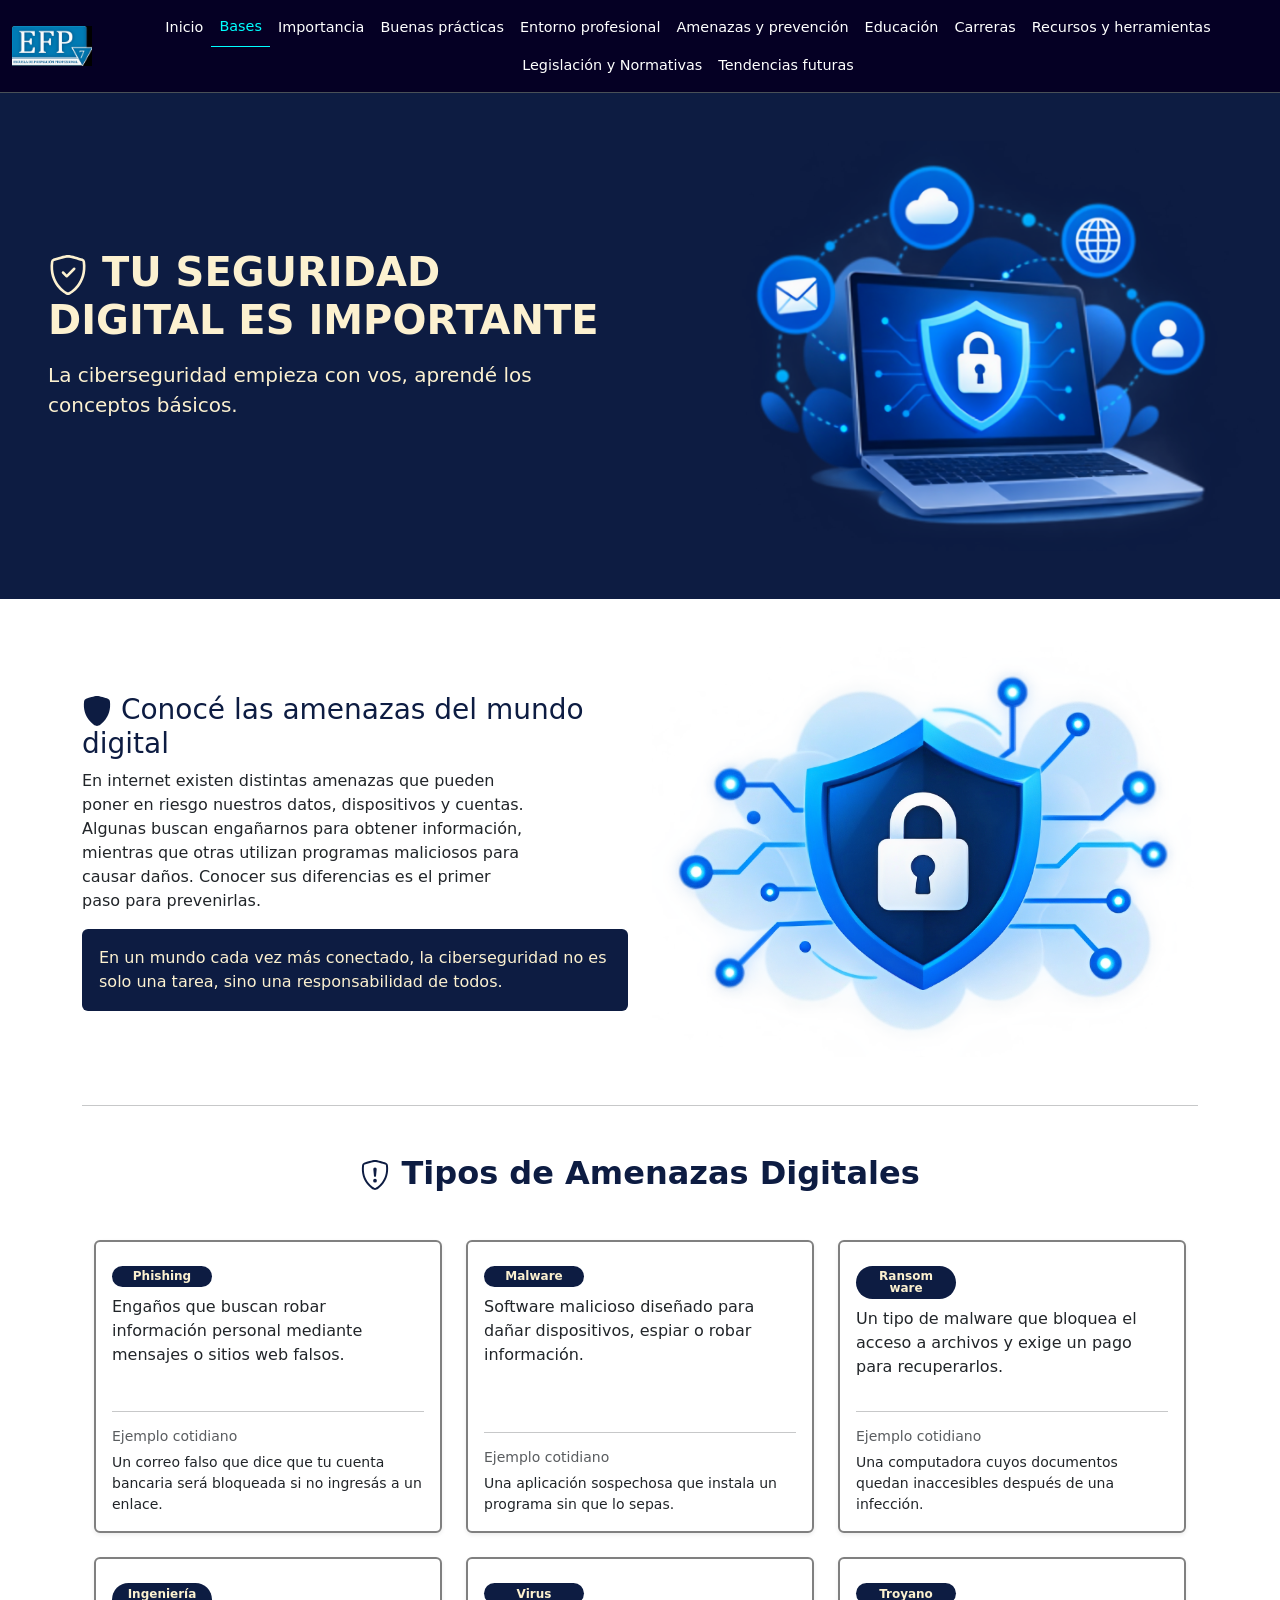
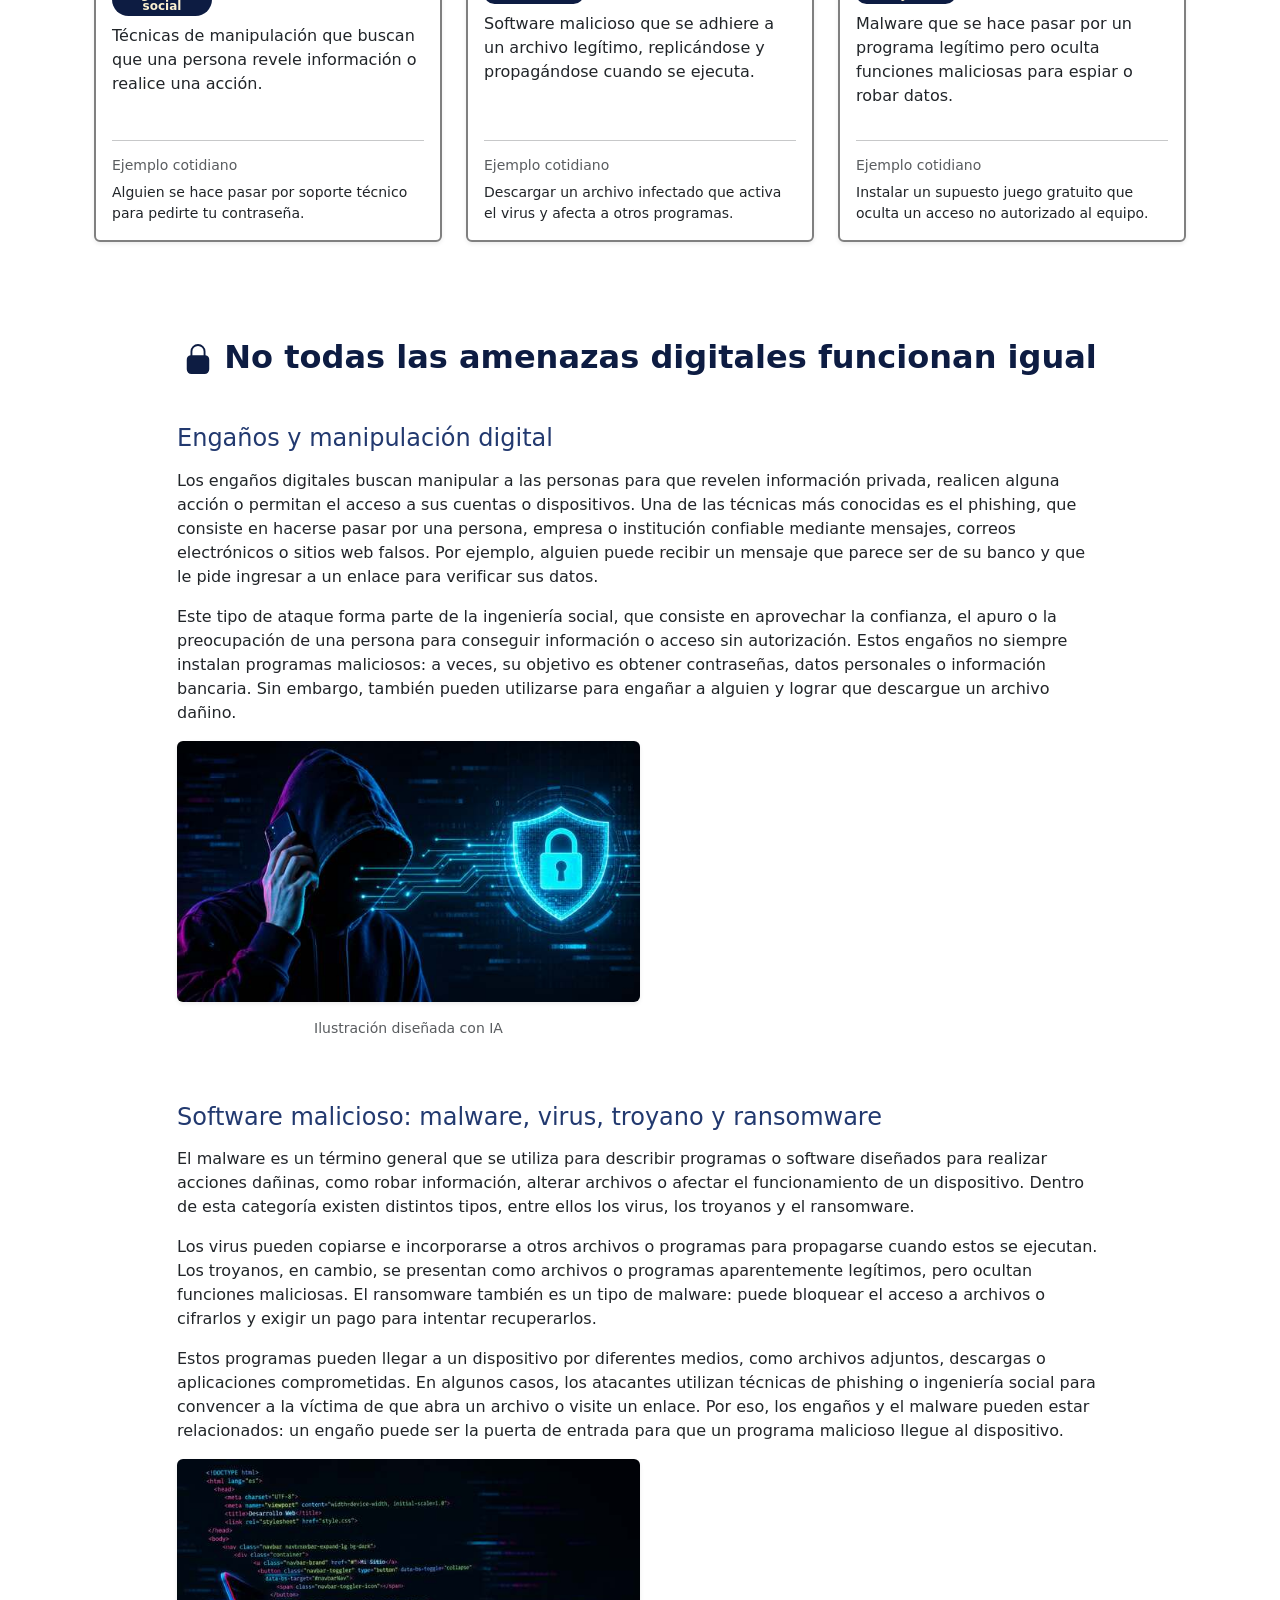
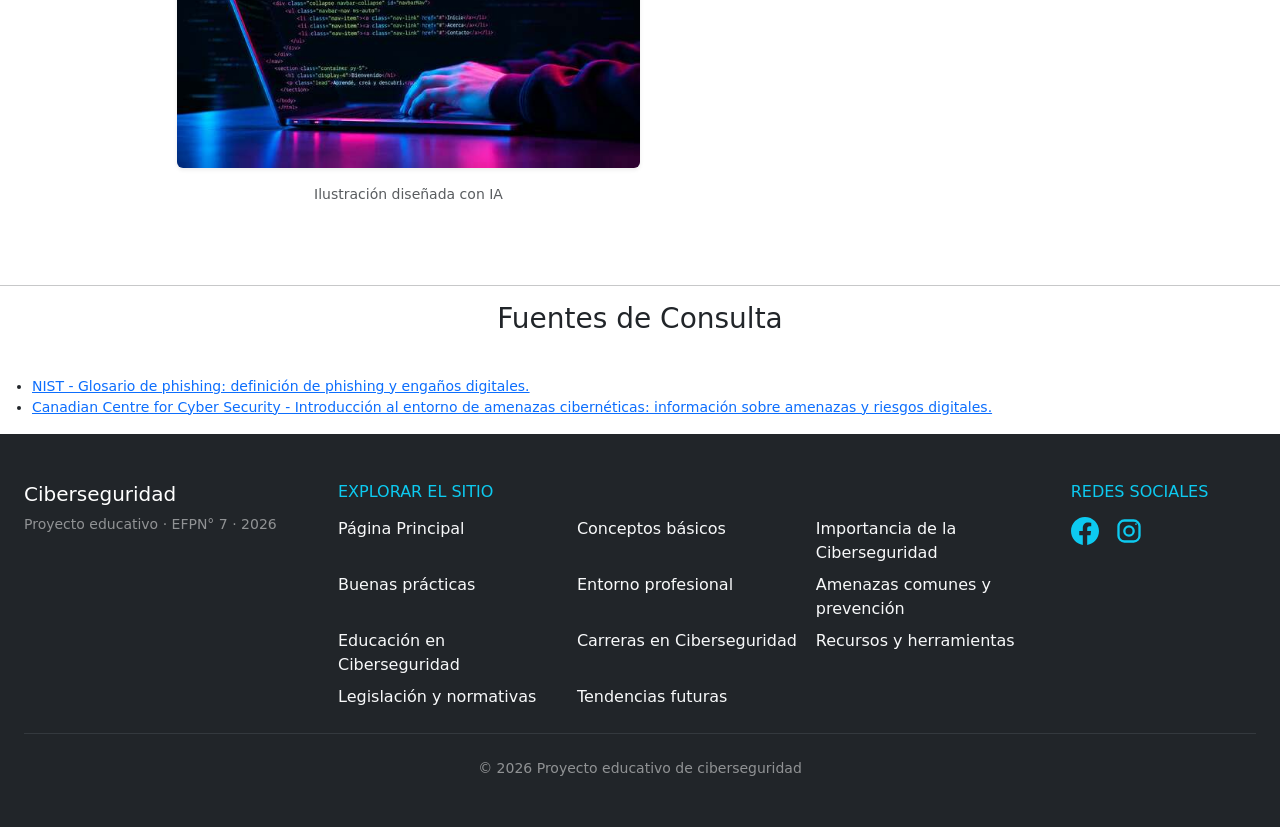
<file: trabajo-de-conceptos-basicos/conceptosBasicos.html>
<!doctype html>
<html lang="es-AR">
  <head>
    <meta charset="UTF-8" />
    <meta name="viewport" content="width=device-width, initial-scale=1.0" />
    <link rel="shortcut icon" href="../multimedia/IconoColegiosinFondo.ico"
      type="image/x-icon" />
    <title>Conceptos de Ciberseguridad</title>
    <link
      href="https://cdn.jsdelivr.net/npm/bootstrap@5.3.8/dist/css/bootstrap.min.css"
      rel="stylesheet"
      integrity="sha384-sRIl4kxILFvY47J16cr9ZwB07vP4J8+LH7qKQnuqkuIAvNWLzeN8tE5YBujZqJLB"
      crossorigin="anonymous" />
    <link rel="stylesheet" href="../style.css" />
    <link rel="stylesheet" href="conceptosBasicos.css" />
    <meta name="description"
      content="Trabajo Practico para exhibir en la EXPO 2026">
    <meta name="author"
      content="Desarrollador Web Jr. - Grupo Jueves y Viernes - Docente Mario R. Fernandez">
    <meta name="keywords"
      content="HTML5, CSS3, desarrollo web, efp7, resistencia, expo, educacion tecnica, grupo 2, Frontend">
    <!-- lo siguiente Indica a los rastreadores de los buscadores si deben indexar la página o seguir los enlaces. -->
    <meta name="robots" content="index, follow">
  </head>
  <body>
    <header class="sticky-top">
      <nav class="navbar navbar-expand-lg border-bottom sticky-top"
        data-bs-theme="dark">
        <div class="container-fluid">
          <a class="navbar-brand" href="../index.html">
            <img src="../multimedia/logoColegioFondoOscuro.jpeg"
              alt="Logo del colegio EFPN° 7" width="80" height="40" />
          </a>
          <button
            class="navbar-toggler"
            type="button"
            data-bs-toggle="collapse"
            data-bs-target="#navbarNav"
            aria-controls="navbarNav"
            aria-expanded="false"
            aria-label="Toggle navigation">
            <span class="navbar-toggler-icon"></span>
          </button>
          <div class="collapse navbar-collapse" id="navbarNav">
            <ul
              class="navbar-nav flex-wrap align-items-center justify-content-lg-center ">
              <li class="nav-item">
                <a class="nav-link" href="../index.html">Inicio</a>
              </li>
              <li class="nav-item">
                <a class="nav-link active" aria-current="page"
                  href="#">Bases</a>
              </li>
              <li class="nav-item">
                <a class="nav-link"
                  href="../ImportanciadeCiberseguridad/importancia.html">Importancia</a>
              </li>
              <li class="nav-item">
                <a class="nav-link"
                  href="../buenas-practicas/buenasPracticas.html">Buenas
                  prácticas</a>
              </li>
              <li class="nav-item">
                <a class="nav-link" href="#">Entorno profesional</a>
              </li>
              <li class="nav-item">
                <a class="nav-link"
                  href="../AmenazasDiarias/amenazas.html">Amenazas y
                  prevención</a>
              </li>
              <li class="nav-item">
                <a class="nav-link" href="#">Educación</a>
              </li>
              <li class="nav-item">
                <a class="nav-link"
                  href="../CarrerasCiberseguridad/carreras.html">Carreras</a>
              </li>
              <li class="nav-item">
                <a class="nav-link"
                  href="../ProyectoEscolar/herramientas.html">Recursos y
                  herramientas</a>
              </li>
              <li class="nav-item">
                <a class="nav-link"
                  href="../LegislacionCiberseguridad/legislacion.html">Legislación
                  y Normativas</a>
              </li>
              <li class="nav-item">
                <a class="nav-link"
                  href="../tendenciasFuturas/TendenciasFuturas.html">Tendencias
                  futuras</a>
              </li>
            </ul>
          </div>
        </div>
      </nav>
    </header>

    <main class="pt-0">
      <div class="container-fluid colorfondo py-5">
        <div class="row align-items-center">
          <div class="col-12 col-md-6 mb-4 mb-md-0 ps-5">
            <h1 class="card-title fw-bold display-6 mb-3 titulo-p2">
              <svg
                xmlns="http://www.w3.org/2000/svg"
                width="40"
                height="40"
                fill="currentColor"
                class="bi bi-shield-check"
                viewBox="0 0 16 16">
                <path
                  d="M5.338 1.59a61 61 0 0 0-2.837.856.48.48 0 0 0-.328.39c-.554 4.157.726 7.19 2.253 9.188a10.7 10.7 0 0 0 2.287 2.233c.346.244.652.42.893.533q.18.085.293.118a1 1 0 0 0 .101.025 1 1 0 0 0 .1-.025q.114-.034.294-.118c.24-.113.547-.29.893-.533a10.7 10.7 0 0 0 2.287-2.233c1.527-1.997 2.807-5.031 2.253-9.188a.48.48 0 0 0-.328-.39c-.651-.213-1.75-.56-2.837-.855C9.552 1.29 8.531 1.067 8 1.067c-.53 0-1.552.223-2.662.524zM5.072.56C6.157.265 7.31 0 8 0s1.843.265 2.928.56c1.11.3 2.229.655 2.887.87a1.54 1.54 0 0 1 1.044 1.262c.596 4.477-.787 7.795-2.465 9.99a11.8 11.8 0 0 1-2.517 2.453 7 7 0 0 1-1.048.625c-.28.132-.581.24-.829.24s-.548-.108-.829-.24a7 7 0 0 1-1.048-.625 11.8 11.8 0 0 1-2.517-2.453C1.928 10.487.545 7.169 1.141 2.692A1.54 1.54 0 0 1 2.185 1.43 63 63 0 0 1 5.072.56" />
                <path
                  d="M10.854 5.146a.5.5 0 0 1 0 .708l-3 3a.5.5 0 0 1-.708 0l-1.5-1.5a.5.5 0 1 1 .708-.708L7.5 7.793l2.646-2.647a.5.5 0 0 1 .708 0" />
              </svg>
              TU SEGURIDAD DIGITAL ES IMPORTANTE
            </h1>
            <p class="card-text fs-5 mb-4 titulo-p2">
              La ciberseguridad empieza con vos, aprendé los conceptos básicos.
            </p>
          </div>

          <div class="col-12 col-md-6 text-center">
            <img
              src="imagenparatitulo.png"
              class="img-fluid"
              alt="Ilustración de ciberseguridad en red" />
          </div>
        </div>
      </div>

      <div class="container py-5">
        <div class="row align-items-center">
          <div class="col-12 col-md-6 mb-4 mb-md-0">
            <h3 class="titulo">
              <svg
                xmlns="http://www.w3.org/2000/svg"
                width="30"
                height="30"
                fill="currentColor"
                class="bi bi-shield-fill"
                viewBox="0 0 16 16">
                <path
                  d="M5.072.56C6.157.265 7.31 0 8 0s1.843.265 2.928.56c1.11.3 2.229.655 2.887.87a1.54 1.54 0 0 1 1.044 1.262c.596 4.477-.787 7.795-2.465 9.99a11.8 11.8 0 0 1-2.517 2.453 7 7 0 0 1-1.048.625c-.28.132-.581.24-.829.24s-.548-.108-.829-.24a7 7 0 0 1-1.048-.625 11.8 11.8 0 0 1-2.517-2.453C1.928 10.487.545 7.169 1.141 2.692A1.54 1.54 0 0 1 2.185 1.43 63 63 0 0 1 5.072.56" />
              </svg>
              Conocé las amenazas del mundo digital
            </h3>
            <p class="mi-tarjeta">
              En internet existen distintas amenazas que pueden poner en riesgo
              nuestros datos, dispositivos y cuentas. Algunas buscan engañarnos
              para obtener información, mientras que otras utilizan programas
              maliciosos para causar daños. Conocer sus diferencias es el primer
              paso para prevenirlas.
            </p>
            <div class="alert colorfondo mb-0" role="alert">
              En un mundo cada vez más conectado, la ciberseguridad no es solo
              una tarea, sino una responsabilidad de todos.
            </div>
          </div>

          <div class="col-12 col-md-6 text-center">
            <img
              src="escudodeciberseguridad.png"
              class="img-fluid"
              alt="Escudo de ciberseguridad" />
          </div>
        </div>

        <hr class="my-5" />

        <div class="container">
          <h2 class="text-center mb-5 fw-bold titulo">
            <svg
              xmlns="http://www.w3.org/2000/svg"
              width="30"
              height="30"
              fill="currentColor"
              class="bi bi-shield-exclamation"
              viewBox="0 0 16 16">
              <path
                d="M5.338 1.59a61 61 0 0 0-2.837.856.48.48 0 0 0-.328.39c-.554 4.157.726 7.19 2.253 9.188a10.7 10.7 0 0 0 2.287 2.233c.346.244.652.42.893.533q.18.085.293.118a1 1 0 0 0 .101.025 1 1 0 0 0 .1-.025q.114-.034.294-.118c.24-.113.547-.29.893-.533a10.7 10.7 0 0 0 2.287-2.233c1.527-1.997 2.807-5.031 2.253-9.188a.48.48 0 0 0-.328-.39c-.651-.213-1.75-.56-2.837-.855C9.552 1.29 8.531 1.067 8 1.067c-.53 0-1.552.223-2.662.524zM5.072.56C6.157.265 7.31 0 8 0s1.843.265 2.928.56c1.11.3 2.229.655 2.887.87a1.54 1.54 0 0 1 1.044 1.262c.596 4.477-.787 7.795-2.465 9.99a11.8 11.8 0 0 1-2.517 2.453 7 7 0 0 1-1.048.625c-.28.132-.581.24-.829.24s-.548-.108-.829-.24a7 7 0 0 1-1.048-.625 11.8 11.8 0 0 1-2.517-2.453C1.928 10.487.545 7.169 1.141 2.692A1.54 1.54 0 0 1 2.185 1.43 63 63 0 0 1 5.072.56" />
              <path
                d="M7.001 11a1 1 0 1 1 2 0 1 1 0 0 1-2 0M7.1 4.995a.905.905 0 1 1 1.8 0l-.35 3.507a.553.553 0 0 1-1.1 0z" />
            </svg>
            Tipos de Amenazas Digitales
          </h2>
          <div class="row justify-content-center g-4">
            <div class="col-12 col-md-6 col-lg-4">
              <div class="card h-100 shadow-sm border-pr">
                <div class="card-body d-flex flex-column">
                  <h5 class="card-title mt-2 colorfondo rounded-5 badge w-30">
                    Phishing
                  </h5>
                  <p class="card-text flex-grow-1">
                    Engaños que buscan robar información personal mediante
                    mensajes o sitios web falsos.
                  </p>
                  <hr />
                  <h6 class="text-muted small">Ejemplo cotidiano</h6>
                  <p class="small mb-0">
                    Un correo falso que dice que tu cuenta bancaria será
                    bloqueada si no ingresás a un enlace.
                  </p>
                </div>
              </div>
            </div>

            <div class="col-12 col-md-6 col-lg-4">
              <div class="card h-100 shadow-sm border-pr">
                <div class="card-body d-flex flex-column">
                  <h5 class="card-title mt-2 colorfondo rounded-5 badge w-30">
                    Malware
                  </h5>
                  <p class="card-text flex-grow-1">
                    Software malicioso diseñado para dañar dispositivos, espiar
                    o robar información.
                  </p>
                  <hr />
                  <h6 class="text-muted small">Ejemplo cotidiano</h6>
                  <p class="small mb-0">
                    Una aplicación sospechosa que instala un programa sin que lo
                    sepas.
                  </p>
                </div>
              </div>
            </div>

            <div class="col-12 col-md-6 col-lg-4">
              <div class="card h-100 shadow-sm border-pr">
                <div class="card-body d-flex flex-column">
                  <h5 class="card-title mt-2 colorfondo rounded-5 badge w-30">
                    Ransom<br />ware
                  </h5>
                  <p class="card-text flex-grow-1">
                    Un tipo de malware que bloquea el acceso a archivos y exige
                    un pago para recuperarlos.
                  </p>
                  <hr />
                  <h6 class="text-muted small">Ejemplo cotidiano</h6>
                  <p class="small mb-0">
                    Una computadora cuyos documentos quedan inaccesibles después
                    de una infección.
                  </p>
                </div>
              </div>
            </div>

            <div class="col-12 col-md-6 col-lg-4">
              <div class="card h-100 shadow-sm border-pr">
                <div class="card-body d-flex flex-column">
                  <h5 class="card-title mt-2 colorfondo rounded-5 badge w-30">
                    Ingeniería<br />social
                  </h5>
                  <p class="card-text flex-grow-1">
                    Técnicas de manipulación que buscan que una persona revele
                    información o realice una acción.
                  </p>
                  <hr />
                  <h6 class="text-muted small">Ejemplo cotidiano</h6>
                  <p class="small mb-0">
                    Alguien se hace pasar por soporte técnico para pedirte tu
                    contraseña.
                  </p>
                </div>
              </div>
            </div>

            <div class="col-12 col-md-6 col-lg-4">
              <div class="card h-100 shadow-sm border-pr">
                <div class="card-body d-flex flex-column">
                  <h5 class="card-title mt-2 colorfondo rounded-5 badge w-30">
                    Virus
                  </h5>
                  <p class="card-text flex-grow-1">
                    Software malicioso que se adhiere a un archivo legítimo,
                    replicándose y propagándose cuando se ejecuta.
                  </p>
                  <hr />
                  <h6 class="text-muted small">Ejemplo cotidiano</h6>
                  <p class="small mb-0">
                    Descargar un archivo infectado que activa el virus y afecta
                    a otros programas.
                  </p>
                </div>
              </div>
            </div>

            <div class="col-12 col-md-6 col-lg-4">
              <div class="card h-100 shadow-sm border-pr">
                <div class="card-body d-flex flex-column">
                  <h5 class="card-title mt-2 colorfondo rounded-5 badge w-30">
                    Troyano
                  </h5>
                  <p class="card-text flex-grow-1">
                    Malware que se hace pasar por un programa legítimo pero
                    oculta funciones maliciosas para espiar o robar datos.
                  </p>
                  <hr />
                  <h6 class="text-muted small">Ejemplo cotidiano</h6>
                  <p class="small mb-0">
                    Instalar un supuesto juego gratuito que oculta un acceso no
                    autorizado al equipo.
                  </p>
                </div>
              </div>
            </div>
          </div>
        </div>

        <div class="row justify-content-center mt-5 pt-5">
          <div class="col-12 col-lg-10">
            <h2 class="text-center mb-5 fw-bold titulo">
              <svg
                xmlns="http://www.w3.org/2000/svg"
                width="30"
                height="30"
                fill="currentColor"
                class="bi bi-lock-fill"
                viewBox="0 0 16 16">
                <path
                  fill-rule="evenodd"
                  d="M8 0a4 4 0 0 1 4 4v2.05a2.5 2.5 0 0 1 2 2.45v5a2.5 2.5 0 0 1-2.5 2.5h-7A2.5 2.5 0 0 1 2 13.5v-5a2.5 2.5 0 0 1 2-2.45V4a4 4 0 0 1 4-4m0 1a3 3 0 0 0-3 3v2h6V4a3 3 0 0 0-3-3" />
              </svg>
              No todas las amenazas digitales funcionan igual
            </h2>

            <div class="mb-5">
              <h3 class="h4 titulo2 mb-3">Engaños y manipulación digital</h3>
              <p class="text-dark">
                Los engaños digitales buscan manipular a las personas para que
                revelen información privada, realicen alguna acción o permitan
                el acceso a sus cuentas o dispositivos. Una de las técnicas más
                conocidas es el phishing, que consiste en hacerse pasar por una
                persona, empresa o institución confiable mediante mensajes,
                correos electrónicos o sitios web falsos. Por ejemplo, alguien
                puede recibir un mensaje que parece ser de su banco y que le
                pide ingresar a un enlace para verificar sus datos.
              </p>
              <p class="text-dark">
                Este tipo de ataque forma parte de la ingeniería social, que
                consiste en aprovechar la confianza, el apuro o la preocupación
                de una persona para conseguir información o acceso sin
                autorización. Estos engaños no siempre instalan programas
                maliciosos: a veces, su objetivo es obtener contraseñas, datos
                personales o información bancaria. Sin embargo, también pueden
                utilizarse para engañar a alguien y lograr que descargue un
                archivo dañino.
              </p>
              <div
                class="col-md-6 text-center d-flex flex-column align-items-center">
                <figure class="figure">
                  <img
                    src="imagentema1.jpg"
                    class="figure-img img-fluid rounded shadow-sm"
                    alt="inslutracion sobre estafas digitales" />
                  <figcaption class="figure-caption text-center mt-2">
                    Ilustración diseñada con IA
                    <a href target="_blank" class="text-decoration-none"></a>
                  </figcaption>
                </figure>
              </div>
            </div>

            <div>
              <h3 class="h4 titulo2 mb-3">
                Software malicioso: malware, virus, troyano y ransomware
              </h3>
              <p class="text-dark">
                El malware es un término general que se utiliza para describir
                programas o software diseñados para realizar acciones dañinas,
                como robar información, alterar archivos o afectar el
                funcionamiento de un dispositivo. Dentro de esta categoría
                existen distintos tipos, entre ellos los virus, los troyanos y
                el ransomware.
              </p>
              <p class="text-dark">
                Los virus pueden copiarse e incorporarse a otros archivos o
                programas para propagarse cuando estos se ejecutan. Los
                troyanos, en cambio, se presentan como archivos o programas
                aparentemente legítimos, pero ocultan funciones maliciosas. El
                ransomware también es un tipo de malware: puede bloquear el
                acceso a archivos o cifrarlos y exigir un pago para intentar
                recuperarlos.
              </p>
              <p class="text-dark">
                Estos programas pueden llegar a un dispositivo por diferentes
                medios, como archivos adjuntos, descargas o aplicaciones
                comprometidas. En algunos casos, los atacantes utilizan técnicas
                de phishing o ingeniería social para convencer a la víctima de
                que abra un archivo o visite un enlace. Por eso, los engaños y
                el malware pueden estar relacionados: un engaño puede ser la
                puerta de entrada para que un programa malicioso llegue al
                dispositivo.
              </p>
              <div
                class="col-md-6 text-center d-flex flex-column align-items-center">
                <figure class="figure">
                  <img
                    src="imagentema2.jpg"
                    class="figure-img img-fluid rounded shadow-sm"
                    alt="inslutracion sobre estafas digitales" />
                  <figcaption class="figure-caption text-center mt-2">
                    Ilustración diseñada con IA
                  </figcaption>
                </figure>
              </div>
            </div>
          </div>
        </div>
      </div>
    </main>

    <hr />

    <h3 class="pb-3 text-center">Fuentes de Consulta</h3>
    <ul class="mt-4 small">
      <li>
        <a href="https://csrc.nist.gov/glossary/term/phishing"
          target="_blank">NIST - Glosario de phishing: definición de phishing y
          engaños digitales.</a>
      </li>
      <li>
        <a
          href="https://www.cyber.gc.ca/en/guidance/introduction-cyber-threat-environment"
          target="_blank">Canadian Centre for Cyber Security - Introducción al
          entorno de amenazas cibernéticas: información sobre amenazas y riesgos
          digitales.
        </a>
      </li>
    </ul>

    <footer class="bg-dark text-white-50 py-5">
      <div class="container-fluid px-4">
        <div class="row g-4">
          <div class="col-12 col-lg-3">
            <h2 class="h5 text-white">Ciberseguridad</h2>
            <p class="small mb-0">Proyecto educativo · EFPN° 7 · 2026</p>
          </div>
          <nav class="col-12 col-lg-7" aria-label="Páginas del sitio">
            <h2 class="h6 text-uppercase text-info mb-3">Explorar el sitio</h2>
            <ul
              class="list-unstyled row row-cols-1 row-cols-sm-2 row-cols-xl-3 g-2 mb-0">
              <li class="col"><a
                  class="link-light link-underline-opacity-0 link-underline-opacity-100-hover"
                  href="../index.html">Página Principal</a></li>
              <li class="col"><a
                  class="link-light link-underline-opacity-0 link-underline-opacity-100-hover"
                  href="conceptosBasicos.html">Conceptos básicos</a></li>
              <li class="col"><a
                  class="link-light link-underline-opacity-0 link-underline-opacity-100-hover"
                  href="../ImportanciadeCiberseguridad/importancia.html">Importancia
                  de la Ciberseguridad</a></li>
              <li class="col"><a
                  class="link-light link-underline-opacity-0 link-underline-opacity-100-hover"
                  href="../buenas-practicas/buenasPracticas.html">Buenas
                  prácticas</a></li>
              <li class="col"><a
                  class="link-light link-underline-opacity-0 link-underline-opacity-100-hover"
                  href="#">Entorno profesional</a></li>
              <li class="col"><a
                  class="link-light link-underline-opacity-0 link-underline-opacity-100-hover"
                  href="../AmenazasDiarias/amenazas.html">Amenazas comunes y
                  prevención</a></li>
              <li class="col"><a
                  class="link-light link-underline-opacity-0 link-underline-opacity-100-hover"
                  href="#">Educación en Ciberseguridad</a></li>
              <li class="col"><a
                  class="link-light link-underline-opacity-0 link-underline-opacity-100-hover"
                  href="../CarrerasCiberseguridad/carreras.html">Carreras en
                  Ciberseguridad</a></li>
              <li class="col"><a
                  class="link-light link-underline-opacity-0 link-underline-opacity-100-hover"
                  href="../ProyectoEscolar/herramientas.html">Recursos y
                  herramientas</a></li>
              <li class="col"><a
                  class="link-light link-underline-opacity-0 link-underline-opacity-100-hover"
                  href="../LegislacionCiberseguridad/legislacion.html">Legislación
                  y normativas</a></li>
              <li class="col"><a
                  class="link-light link-underline-opacity-0 link-underline-opacity-100-hover"
                  href="../tendenciasFuturas/TendenciasFuturas.html">Tendencias
                  futuras</a></li>
            </ul>
          </nav>
          <div class="col-12 col-lg-2">
            <h2 class="h6 text-uppercase text-info mb-3">Redes sociales</h2>
            <div class="d-flex gap-3">
              <a class="link-info"
                href="https://www.facebook.com/escfp7/?locale=es_LA"
                target="_blank" rel="noopener noreferrer" aria-label="Facebook"
                title="Facebook">
                <svg xmlns="http://www.w3.org/2000/svg" width="28" height="28"
                  fill="currentColor" viewBox="0 0 24 24" aria-hidden="true">
                  <path
                    d="M24 12.073C24 5.405 18.627 0 12 0S0 5.405 0 12.073c0 6.019 4.388 11.018 10.125 11.927v-8.437H7.078v-3.49h3.047V9.41c0-3.025 1.792-4.697 4.533-4.697 1.312 0 2.686.236 2.686.236v2.953h-1.513c-1.49 0-1.956.93-1.956 1.885v2.26h3.328l-.532 3.49h-2.796V24C19.612 23.091 24 18.092 24 12.073Z" />
                </svg>
              </a>
              <a class="link-info"
                href="https://www.instagram.com/efp7ok/?hl=es" target="_blank"
                rel="noopener noreferrer" aria-label="Instagram"
                title="Instagram">
                <svg xmlns="http://www.w3.org/2000/svg" width="28" height="28"
                  fill="none" stroke="currentColor" stroke-width="2"
                  viewBox="0 0 24 24" aria-hidden="true">
                  <rect x="3" y="3" width="18" height="18" rx="5" />
                  <circle cx="12" cy="12" r="4" />
                  <circle cx="18" cy="6" r=".75" fill="currentColor"
                    stroke="none" />
                </svg>
              </a>
            </div>
          </div>
        </div>
        <hr class="border-secondary my-4" />
        <p class="small text-center mb-0">© 2026 Proyecto educativo de
          ciberseguridad</p>
      </div>
    </footer>
    <script
      src="https://cdn.jsdelivr.net/npm/bootstrap@5.3.3/dist/js/bootstrap.bundle.min.js"></script>
  </body>
</html>
</file>
<file: style.css>
@import url('https://fonts.googleapis.com/css2?family=Rubik:ital,wght@0,300..900;1,300..900&display=swap');

.fuente-texto{
    font-family: "Rubik", sans-serif !important;
    font-optical-sizing: auto;
    height: auto;
}

.navbar{
    background-color: #050024;
    font-size: .9rem !important;
}

.nav-link{
    color: #fff !important;
}

.nav-item:hover .nav-link{
    color:aqua !important;
    border-bottom:1px solid aqua !important;
}

.nav-link.active {
    display: inline-block !important;
    color: aqua !important;
    border-bottom: 1px solid aqua;
}

.cabezaPag{
    background: url(multimedia/bannerHeader.jpeg) no-repeat center;
    background-size: cover;
    text-wrap: balance;
}

.gradienteT{
    background-image: linear-gradient(to right, rgb(66, 69, 240), rgb(53, 223, 152));
    -webkit-background-clip: text;
    background-clip: text;
    color: transparent;
}

.fondoNeon{
    background-color: #050024;
    text-wrap: balance;
}

.fuentes{
    font-size: .6rem;
}
</file>
<file: AmenazasDiarias/amenazas.css>
body {
  font-family: "Segoe UI", Roboto, Arial, sans-serif;
  background-color: #f4f6f9;
  line-height: 1.6;
}

.colordetabla th {
  background-color: #12355b;
  color: white;
}

.fuentes {
  font-size: 12px;
}

.destacado {
  font-size: 20px;
}

.portada {
  background-color: #12355b;
  color: #f5f1f1;
  padding: 56px;
}
.portada .destacado {
  max-width: 600px;
}

.tarjetita img {
  width: 100%;
  height: 240px;
  object-fit: cover;
}
.tarjetita + .tarjetita {
  border-top: 1px solid #d9dee5;
  padding-top: 24px;
  margin-top: 24px;
}


.titulo {
  color: #12355b;
  font-weight: 700;
  border-left: 6px solid #1b998b;
  padding-left: 10px;
  margin-bottom: 25px;
}

.subtitulo {
  color: #12355b;
}


a:focus-visible,
button:focus-visible {
  outline: 3px solid #1b998b;
  outline-offset: 2px;
}
</file>
<file: buenas-practicas/buenasPracticas.css>
.navbar-ciber {
    background-color: #050505;
}
.centrar{
    display: flex;
    align-items: center;
    justify-content: center;
}
.linea {
    display: inline-block;
    width: 60px;
    height: 2px;
    background-color: #FCF1D0;
}
.colorfondo{
  background-color: #0D1C42;
  color: white;
}
.titulo-p2{
    color: #FCF1D0;
}
.titulo2{
  color: #22396F;
}
.titulo3{
    color: #0D1C42;
}
</file>
<file: BuenasPracticas/PaginadeBuenasPracticas.css>
.navbar-ciber {
    background-color: #050505;
}
.centrar{
    display: flex;
    align-items: center;
    justify-content: center;
}
.linea {
    display: inline-block;
    width: 60px;
    height: 2px;
    background-color: #FCF1D0;
}
.colorfondo{
  background-color: #0D1C42;
  color: white;
}
.titulo-p2{
    color: #FCF1D0;
}
.titulo2{
  color: #22396F;
}
.titulo3{
    color: #0D1C42;
}
</file>
<file: ConceptosBasicos/PaginadeConceptosBasicos.css>
.border-pr {
  transition: transform 0.2s ease;
}


.mi-tarjeta{
  max-width: 450px;
  word-wrap: break-word;
}
.border-pr{
  border: 2px solid gray;
}
.colorfondo{
  background-color: #0D1C42;
  color: #FCF1D0;
}
.titulo{
  color: #0D1C42;
}
.titulo2{
  color: #22396F;
}
.w-30{
  width: 100px;
}
@media (min-width: 1000px) {
  .border-pr:hover {
  transform: translateY(6px) scale(1.02);
  }
}
.linea {
    display: inline-block;
    width: 60px;
    height: 2px;
    background-color: #FCF1D0;
}
.centrar{
    display: flex;
    align-items: center;
    justify-content: center;
}
</file>
<file: ImportanciadeCiberseguridad/importancia.css>
.carousel-control-prev-icon,
.carousel-control-next-icon {
  filter: invert(1);
}



body {
  font-family: "Segoe UI", Roboto, Arial, sans-serif;
  background-color: #f4f6f9;
  line-height: 1.6;
}

.destacado {
  font-size: 20px;
}

.fuentes {
  font-size: 12px;
}

.portada {
  background-color: #12355b;
  color: #f5f1f1;
  padding: 55px;
}
.portada .destacado {
  max-width: 600px;
}

.tarjetita img {
  width: 100%;
  height: 240px;
  object-fit: cover;
}
.tarjetita + .tarjetita {
  border-top: 1px solid #d9dee5;
  padding-top: 24px;
  margin-top: 24px;
}

 
.titulo {
  color: #12355b;
  font-weight: 700;
  border-left: 6px solid #1b998b;
  padding-left: 10px;
  margin-bottom: 25px;
}

a:focus-visible,
button:focus-visible {
  outline: 3px solid #1b998b;
  outline-offset: 2px;
}
</file>
<file: trabajo-de-conceptos-basicos/conceptosBasicos.css>
.border-pr {
  transition: transform 0.2s ease;
}


.mi-tarjeta{
  max-width: 450px;
  word-wrap: break-word;
}
.border-pr{
  border: 2px solid gray;
}
.colorfondo{
  background-color: #0D1C42;
  color: #FCF1D0;
}
.titulo{
  color: #0D1C42;
}
.titulo2{
  color: #22396F;
}
.w-30{
  width: 100px;
}
.botones{
  background-color: #0D1C42;
  transition: 0.3s ease;
}
.botones :hover{
  background-color: #050505;
}

@media (min-width: 1000px) {
  .border-pr:hover {
  transform: translateY(6px) scale(1.02);
  }
}
</file>
